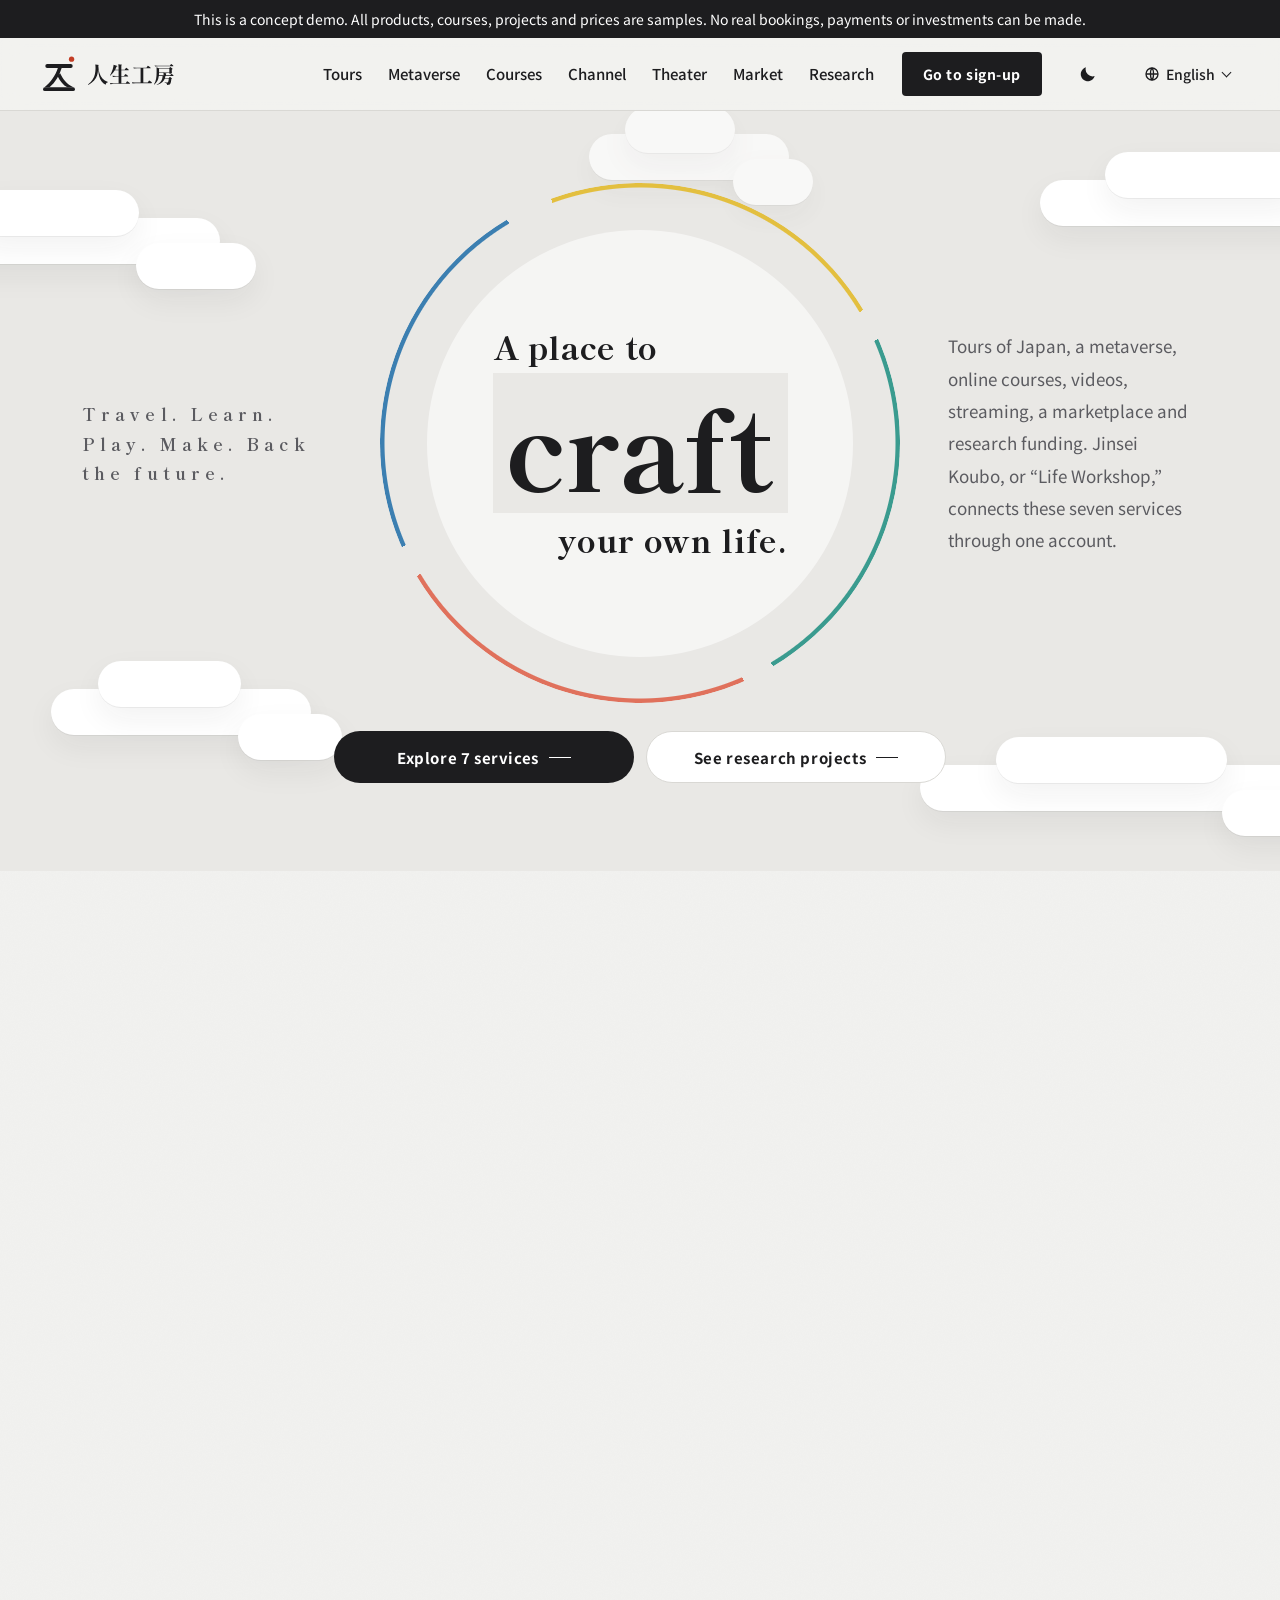
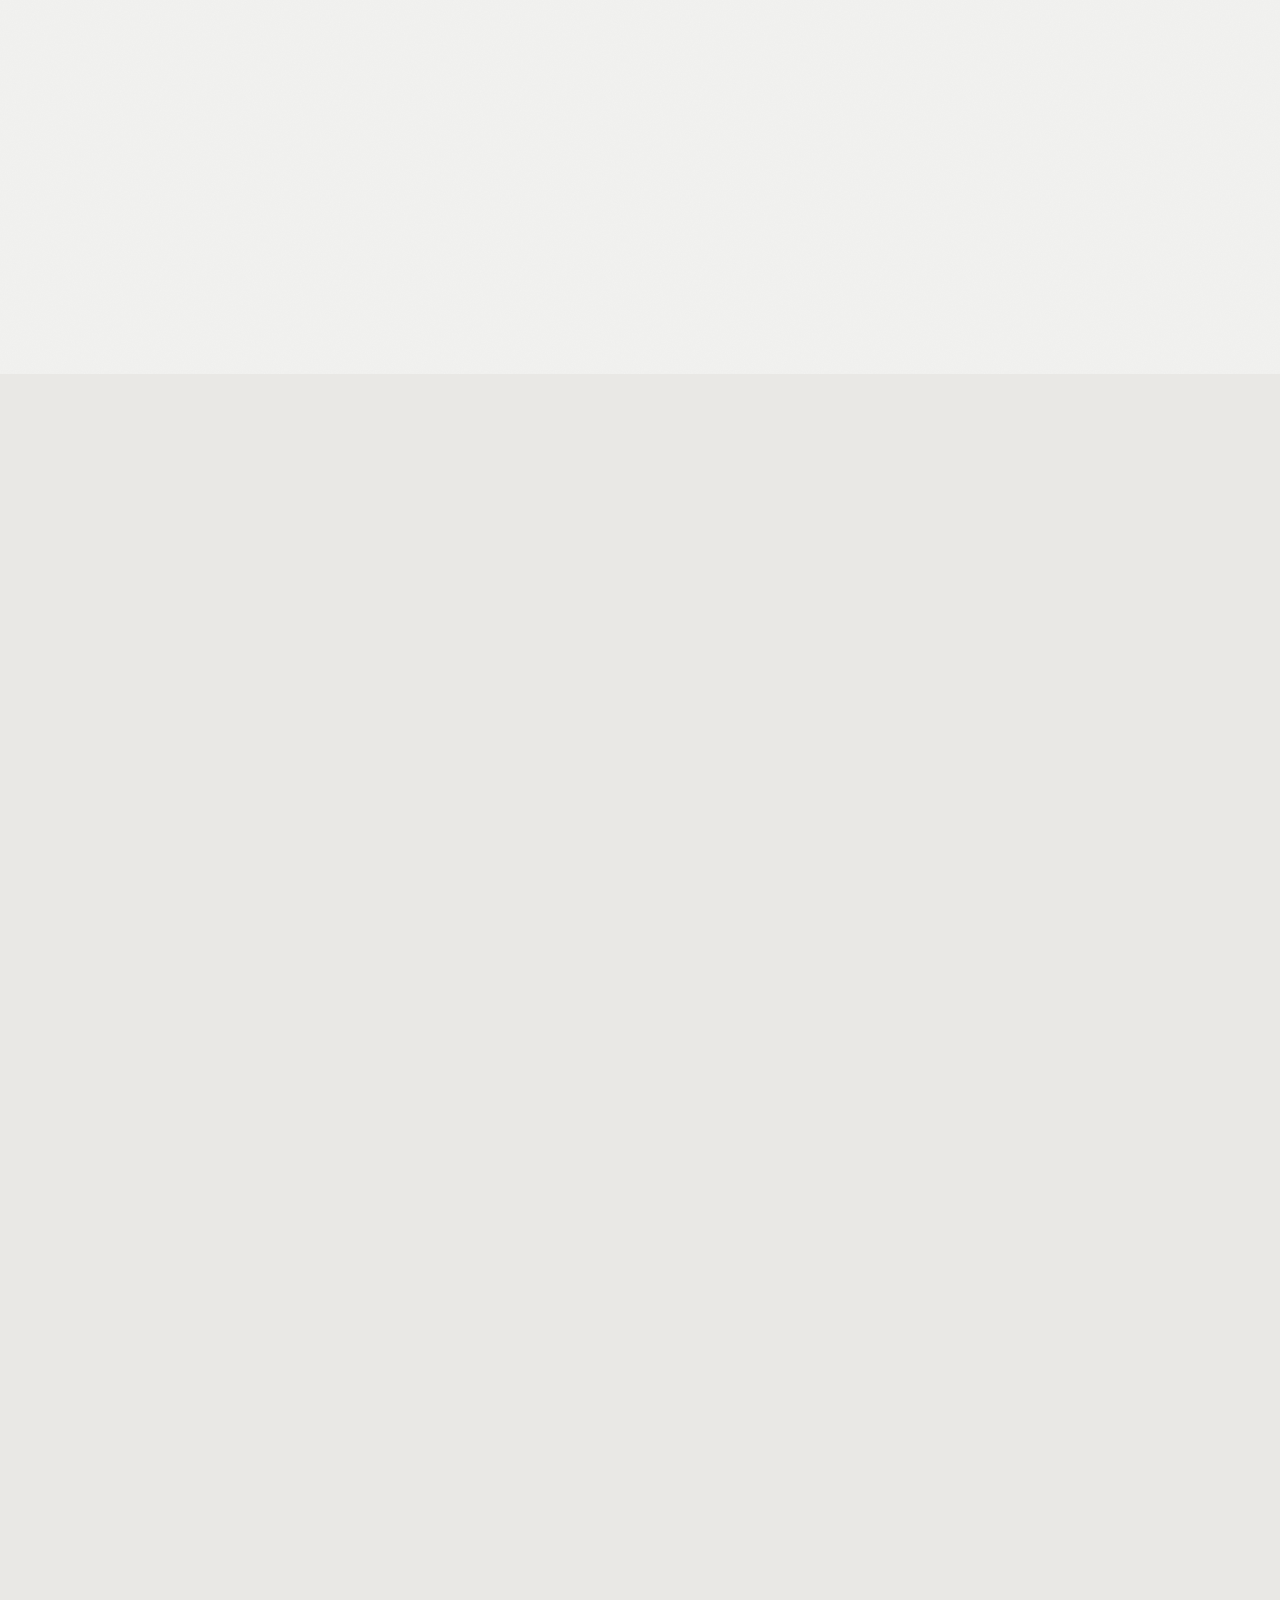
<file: index.html>
<!doctype html>
<html lang="ja">
<head>
  <meta charset="utf-8">
  <meta name="viewport" content="width=device-width, initial-scale=1, viewport-fit=cover">
  <meta name="claude:viewport-fit-sides" content="cover">
  <script>try{var t=localStorage.getItem("jinseikoubo-theme");if(t==="light"||t==="dark")document.documentElement.setAttribute("data-theme",t)}catch(e){}</script>
  <title>人生工房 | 旅・学び・遊び・未来をつくる工房</title>
  <meta name="description" content="人生工房は、インバウンドツアー、メタバース、オンライン講座、動画発信、エンターテインメント、マーケット、研究支援をひとつにつなぐ総合プラットフォームです。">
  <meta name="theme-color" content="#0f1838">
  <link rel="icon" href="data:image/svg+xml,%3Csvg xmlns='http://www.w3.org/2000/svg' viewBox='0 0 512 512' width='512' height='512' role='img' aria-label='%E4%BA%BA%E7%94%9F%E5%B7%A5%E6%88%BF'%3E%3Ctitle%3E%E4%BA%BA%E7%94%9F%E5%B7%A5%E6%88%BF%3C/title%3E%3Crect width='512' height='512' rx='112' fill='%231d1d1f'/%3E%3Cg transform='translate%2896.00 92.00%29 scale%283.2000%29'%3E%3Cg fill='%23ffffff'%3E%3Crect x='14' y='24' width='72' height='10' rx='5'/%3E%3Cpath d='M47 34H57C51 54 41 71 25 85H12C28 71 41 54 47 34Z'/%3E%3Cpath d='M46 55L53 48C61 65 71 77 88 85H72C61 79 53 69 46 55Z'/%3E%3Crect x='8' y='85' width='84' height='10' rx='5'/%3E%3C/g%3E%3Cg fill='%23e0715c'%3E%3Ccircle cx='83' cy='11' r='7'/%3E%3C/g%3E%3C/g%3E%3C/svg%3E">
  <link rel="canonical" href="https://shomayamamoto-ai.github.io/jinseikoubo/">
  <meta property="og:type" content="website">
  <meta property="og:site_name" content="人生工房">
  <meta property="og:title" content="人生工房 | 旅・学び・遊び・未来をつくる工房">
  <meta property="og:description" content="インバウンドツアー、メタバース、オンライン講座、動画、映像配信、マーケット、研究支援。7つのサービスをひとつのアカウントでつなぐ構想です。">
  <meta property="og:url" content="https://shomayamamoto-ai.github.io/jinseikoubo/">
  <meta property="og:image" content="https://shomayamamoto-ai.github.io/jinseikoubo/assets/og.png">
  <meta property="og:image:width" content="1200">
  <meta property="og:image:height" content="630">
  <meta name="twitter:card" content="summary_large_image">
  <link rel="preconnect" href="https://fonts.googleapis.com">
  <link rel="preconnect" href="https://fonts.gstatic.com" crossorigin>
  <link rel="preload" as="style" href="https://fonts.googleapis.com/css2?family=Noto+Sans+JP:wght@400;500;700;900&family=Shippori+Mincho:wght@600;700;800&family=IBM+Plex+Mono:wght@500;600&display=swap" onload="this.onload=null;this.rel='stylesheet'">
  <noscript><link rel="stylesheet" href="https://fonts.googleapis.com/css2?family=Noto+Sans+JP:wght@400;500;700;900&family=Shippori+Mincho:wght@600;700;800&family=IBM+Plex+Mono:wght@500;600&display=swap"></noscript>
  <link rel="stylesheet" href="assets/css/style.css">
  <script type="application/ld+json">{"@context": "https://schema.org", "@graph": [{"@type": "Organization", "@id": "https://shomayamamoto-ai.github.io/jinseikoubo/#org", "name": "人生工房", "alternateName": "Jinsei Koubo", "url": "https://shomayamamoto-ai.github.io/jinseikoubo/", "logo": "https://shomayamamoto-ai.github.io/jinseikoubo/assets/logo/app-icon.svg"}, {"@type": "WebSite", "@id": "https://shomayamamoto-ai.github.io/jinseikoubo/#site", "name": "人生工房", "url": "https://shomayamamoto-ai.github.io/jinseikoubo/", "inLanguage": ["ja", "en"], "publisher": {"@id": "https://shomayamamoto-ai.github.io/jinseikoubo/#org"}}]}</script>
</head>
<body>
  <svg xmlns="http://www.w3.org/2000/svg" style="display:none"><symbol id="lg-mark" viewBox="0 0 100 100"><g fill="currentColor"><rect x="14" y="24" width="72" height="10" rx="5"/><path d="M47 34H57C51 54 41 71 25 85H12C28 71 41 54 47 34Z"/><path d="M46 55L53 48C61 65 71 77 88 85H72C61 79 53 69 46 55Z"/><rect x="8" y="85" width="84" height="10" rx="5"/></g><g fill="var(--logo-sun, #c33e25)"><circle cx="83" cy="11" r="7"/></g></symbol><symbol id="lg-kanji" viewBox="0 0 261.13 64.00"><g fill="currentColor"><path d="M28.39 2.16Q33.25 2.36 33.25 3.1Q33.25 3.37 32.57 3.84L31.36 4.59Q32.1 18.34 34.9 27.79Q37.7 37.23 43.94 43.9Q50.17 50.58 60.97 54.76L60.83 55.57Q57.93 56.11 56.11 58.13Q54.29 60.16 53.68 63.46Q45.79 59.08 41.07 52.43Q36.35 45.79 34.06 37.23Q31.76 28.66 30.89 17.06Q30.21 27.04 27.62 35.14Q25.02 43.23 18.58 50.65Q12.14 58.07 0.67 63.8L0 62.85Q8.9 56.11 13.83 48.35Q18.75 40.6 20.64 32.61Q22.52 24.62 22.93 14.9L23 12.54Q23 6.61 22.19 1.28Z"/><path d="M111.81 33.45Q112.22 32.98 112.83 32.13Q113.43 31.29 113.8 30.89Q114.17 30.48 114.44 30.48Q114.85 30.48 116.87 32Q118.9 33.52 120.72 35.14Q122.54 36.75 122.54 37.23Q122.27 38.31 120.78 38.31H101.63V58.54H114.92L117.07 55.5Q117.34 55.1 118.02 54.19Q118.69 53.28 119.1 52.84Q119.5 52.4 119.77 52.4Q120.18 52.4 122.27 53.99Q124.36 55.57 126.21 57.26Q128.07 58.94 128.07 59.41Q127.8 60.49 126.18 60.49H78.57Q73.78 60.56 68.45 61.44L66.77 58Q70.47 58.4 75.73 58.54H93.27V38.31H86.26Q81.47 38.37 76.14 39.25L74.39 35.81Q78.09 36.21 83.36 36.35H93.27V19.09H81.8Q75.67 29.54 67.44 35.61L66.7 35Q71.49 27.72 75.06 16.99Q76.14 13.76 77.02 9.44Q77.89 5.13 77.96 2.43L89.63 6.27Q89.49 6.88 88.85 7.28Q88.21 7.69 87.13 7.69Q84.77 13.69 82.82 17.2H93.27V14.36Q93.27 5.87 92.39 0.54L103.99 1.96Q103.86 2.77 103.35 3.24Q102.85 3.71 101.63 3.91V17.2H111.81L113.91 14.36Q114.24 13.89 114.85 13.08Q115.46 12.27 115.83 11.87Q116.2 11.46 116.47 11.46Q116.87 11.46 118.86 12.91Q120.85 14.36 122.64 15.95Q124.43 17.53 124.43 18.01Q124.22 19.09 122.54 19.09H101.63V36.35H109.72Z"/><path d="M180.2 8.09Q180.47 7.69 181.14 6.78Q181.82 5.87 182.22 5.43Q182.63 4.99 182.9 4.99Q183.3 4.99 185.36 6.58Q187.41 8.16 189.27 9.88Q191.12 11.6 191.12 12.07Q190.99 12.61 190.45 12.88Q189.91 13.15 189.23 13.15H168.6V56.45H181.88L184.11 53.34Q184.45 52.87 185.09 51.96Q185.73 51.05 186.13 50.61Q186.54 50.17 186.81 50.17Q187.21 50.17 189.27 51.76Q191.33 53.34 193.18 55.06Q195.03 56.78 195.03 57.26Q194.77 58.34 193.15 58.34H145.6Q140.81 58.4 135.49 59.28L133.8 55.91Q137.51 56.31 142.77 56.45H160.3V13.15H149.92Q145.13 13.22 139.8 14.09L138.05 10.66Q141.76 11.06 147.02 11.19H178.04Z"/><path d="M251.41 2.56Q251.68 2.23 252.22 1.48Q252.76 0.74 253.1 0.37Q253.44 0 253.71 0Q254.11 0 255.83 1.32Q257.55 2.63 259.03 4.05Q260.52 5.46 260.52 5.93Q260.25 7.01 258.77 7.01H214.73Q209.94 7.08 204.61 7.96L202.86 4.59Q206.57 4.99 211.83 5.13H249.59ZM248.72 11.4Q249.05 11.06 249.73 10.25Q250.4 9.44 250.81 9.44Q251.21 9.44 253 10.69Q254.79 11.94 256.34 13.32Q257.89 14.7 257.89 15.17Q257.62 15.58 256.94 15.95Q256.27 16.32 255.39 16.46V20.3L255.46 22.59Q255.53 25.22 255.73 27.58Q255.46 28.19 253.17 28.97Q250.87 29.74 249.12 29.74Q247.64 29.74 247.64 28.39Q247.7 28.19 247.74 27.95Q247.77 27.72 247.84 27.45V26.23H216.55Q216.55 31.09 216.14 34.66H230.44Q230.44 29.74 229.97 26.64Q235.16 27.85 237.12 28.49Q239.07 29.13 239.07 29.61Q239.07 29.88 238.74 30.08L237.86 30.68V34.66H250.6L252.36 32.24Q252.7 31.83 253.2 31.16Q253.71 30.48 254.01 30.15Q254.31 29.81 254.58 29.81Q254.99 29.81 256.64 31.06Q258.29 32.3 259.71 33.65Q261.13 35 261.13 35.47Q260.86 36.55 259.3 36.55H235.9Q235.5 40.06 234.62 43.09H245.75L247.5 41.21Q247.77 40.94 248.31 40.4Q248.85 39.86 249.19 39.59Q249.53 39.32 249.8 39.32Q250.2 39.32 251.82 40.56Q253.44 41.81 254.85 43.23Q256.27 44.64 256.27 45.12Q255.66 45.99 253.91 46.26Q253.3 53.21 252.16 56.92Q251.01 60.63 248.85 62.18Q247.44 63.19 245.51 63.6Q243.59 64 240.83 64Q240.96 60.7 239.61 59.28Q237.93 57.59 233.68 56.85L233.74 55.91Q235.84 56.11 238.06 56.28Q240.29 56.45 241.7 56.45Q243.12 56.45 243.79 55.97Q245.41 54.63 246.29 45.05H233.95Q231.72 50.98 226.16 55.7Q220.59 60.43 209.94 63.93L209.33 63.06Q216.75 59.08 220.63 54.69Q224.51 50.31 225.79 46.06Q227.07 41.81 227.27 36.55H215.94Q213.65 54.22 201.31 62.99L200.77 62.45Q205.83 54.9 207.48 45.79Q209.13 36.69 209.13 25.56V17.87Q209.13 12.95 208.66 9.85L217.76 13.35H247.17ZM247.84 24.28V15.31H216.55V24.28Z"/></g></symbol><symbol id="lg-roman" viewBox="0 0 261.13 11"><g fill="currentColor"><path d="M0 12.18Q0 11.82 0.22 11.62Q0.43 11.42 0.7 11.42Q1.12 11.42 1.51 11.76Q1.71 11.92 2.09 12.39Q2.28 12.61 2.42 12.73Q2.56 12.85 2.71 12.85Q2.82 12.85 2.91 12.8Q3 12.76 3.03 12.7Q3.35 12.45 3.5 11.64Q3.65 10.84 3.65 9.27V1.59Q3.65 0.88 3.3 0.63Q2.95 0.39 2.38 0.39H2.19Q2.09 0.39 2.09 0.21Q2.09 0.01 2.19 0.01H7.02Q7.14 0.01 7.14 0.21Q7.14 0.39 7.02 0.39H6.84Q6.29 0.39 5.94 0.64Q5.59 0.89 5.59 1.59L5.6 9.36Q5.6 10.91 5.01 11.84Q4.41 12.77 3.58 13.15Q2.76 13.53 2 13.53Q1.42 13.53 0.96 13.33Q0.51 13.12 0.25 12.8Q0 12.49 0 12.18Z"/><path d="M21.5 11Q21.4 11 21.4 10.81Q21.4 10.64 21.5 10.64H21.68Q22.25 10.64 22.59 10.39Q22.93 10.14 22.93 9.45L22.95 1.58Q22.95 0.88 22.6 0.63Q22.25 0.39 21.68 0.39H21.5Q21.4 0.39 21.4 0.19Q21.4 0.01 21.5 0.01H26.33Q26.44 0.01 26.44 0.19Q26.44 0.39 26.33 0.39H26.15Q25.57 0.39 25.24 0.63Q24.9 0.88 24.9 1.58V9.45Q24.9 10.15 25.24 10.4Q25.59 10.64 26.15 10.64H26.33Q26.44 10.64 26.44 10.81Q26.44 11 26.33 11Z"/><path d="M40.8 11Q40.71 11 40.71 10.81Q40.71 10.64 40.8 10.64H40.95Q41.44 10.64 41.83 10.28Q42.23 9.93 42.23 9.29V1.43Q42.03 0.94 41.74 0.7Q41.45 0.46 40.99 0.39L40.8 0.37Q40.74 0.36 40.72 0.32Q40.69 0.28 40.69 0.19Q40.69 0.01 40.8 0.01H43.88L49.46 8.05V1.71Q49.46 1.09 49.05 0.74Q48.65 0.39 48.16 0.37H48.01Q47.91 0.37 47.91 0.19Q47.91 0.01 48.01 0.01H51.48Q51.59 0.01 51.59 0.19Q51.59 0.37 51.48 0.37H51.31Q50.81 0.39 50.43 0.74Q50.04 1.09 50.04 1.71V11H49.1L42.82 1.91V9.29Q42.82 9.93 43.23 10.28Q43.63 10.64 44.11 10.64H44.27Q44.37 10.64 44.37 10.81Q44.37 11 44.27 11Z"/><path d="M67.9 10.63Q67.71 10.54 67.53 10.54Q67.32 10.54 67.1 10.68Q66.87 10.82 66.56 11.13L65.88 8.21L65.85 8.08Q65.85 8.05 65.88 8.02Q65.92 7.99 65.96 7.97Q66 7.96 66.01 7.94Q66.04 7.93 66.1 7.93Q66.16 7.93 66.26 8.05Q67.93 10.58 70.3 10.58Q71.26 10.58 71.91 10.09Q72.55 9.6 72.55 8.63Q72.55 7.5 71.32 6.95Q70.71 6.68 69.68 6.35Q69.54 6.3 69.01 6.13Q68.47 5.95 68.05 5.74Q66.29 4.84 66.29 3.06Q66.29 2.38 66.61 1.65Q66.92 0.92 67.7 0.39Q68.48 -0.13 69.78 -0.13Q70.24 -0.13 70.68 -0.03Q71.12 0.07 71.75 0.28Q71.99 0.37 72.17 0.37Q72.58 0.37 73 -0.13L73.76 2.44L73.79 2.55Q73.79 2.64 73.66 2.68Q73.57 2.71 73.52 2.71Q73.45 2.71 73.37 2.62Q73.19 2.33 72.73 1.81Q72.27 1.3 71.49 0.84Q70.71 0.39 69.74 0.39Q68.87 0.39 68.41 0.75Q67.95 1.12 67.8 1.54Q67.65 1.95 67.65 2.25Q67.65 3.2 68.63 3.73Q68.95 3.89 69.46 4.08Q69.97 4.26 70.51 4.44Q71.76 4.84 72.39 5.13Q73.45 5.63 73.89 6.36Q74.34 7.08 74.34 7.91Q74.34 8.84 73.89 9.58Q73.43 10.33 72.55 10.76Q71.67 11.19 70.45 11.19Q69.33 11.19 67.9 10.63Z"/><path d="M98.57 8.18Q98.57 8.24 98.54 8.3Q98.51 8.36 98.5 8.41L97.92 9.94L97.53 11H88.72Q88.6 11 88.6 10.81Q88.6 10.64 88.72 10.64H88.9Q89.46 10.64 89.81 10.39Q90.15 10.14 90.15 9.43V1.57Q90.15 0.86 89.8 0.62Q89.45 0.37 88.9 0.37H88.72Q88.6 0.37 88.6 0.18Q88.6 0.01 88.72 0.01H97.17Q97.47 0.52 97.77 1.1Q98.08 1.68 98.21 1.95L98.23 2.01Q98.23 2.07 98.12 2.15Q98.06 2.18 98.02 2.18Q97.95 2.18 97.89 2.12Q97.26 1.48 96.19 0.96Q95.13 0.45 94.05 0.45H93.77Q93.16 0.45 92.83 0.5Q92.49 0.55 92.3 0.75Q92.1 0.94 92.1 1.37V5.05H93.31Q94.13 5.05 94.41 5.04Q95.05 5.02 95.42 4.58Q95.78 4.14 95.78 3.58Q95.78 3.47 95.98 3.47Q96.08 3.47 96.12 3.5Q96.16 3.52 96.16 3.58V7.05Q96.16 7.11 96.12 7.13Q96.08 7.15 95.98 7.15Q95.78 7.15 95.78 7.05Q95.78 6.48 95.42 6.05Q95.05 5.62 94.41 5.6Q94.13 5.59 93.31 5.59H92.1V9.61Q92.1 10.14 92.42 10.32Q92.74 10.51 93.43 10.55Q93.58 10.57 93.89 10.57Q94.2 10.57 94.4 10.55Q95.71 10.48 96.6 9.77Q97.48 9.06 98.23 8.05Q98.27 7.99 98.35 7.99Q98.41 7.99 98.47 8.02Q98.57 8.06 98.57 8.18Z"/><path d="M112.93 11Q112.83 11 112.83 10.81Q112.83 10.64 112.93 10.64H113.11Q113.68 10.64 114.02 10.39Q114.36 10.14 114.36 9.45L114.38 1.58Q114.38 0.88 114.03 0.63Q113.68 0.39 113.11 0.39H112.93Q112.83 0.39 112.83 0.19Q112.83 0.01 112.93 0.01H117.76Q117.87 0.01 117.87 0.19Q117.87 0.39 117.76 0.39H117.58Q117 0.39 116.67 0.63Q116.33 0.88 116.33 1.58V9.45Q116.33 10.15 116.67 10.4Q117.02 10.64 117.58 10.64H117.76Q117.87 10.64 117.87 10.81Q117.87 11 117.76 11Z"/><path d="M161.97 10.82Q161.97 11 161.87 11H156.88Q156.77 11 156.77 10.82Q156.77 10.63 156.88 10.63Q157.35 10.63 157.6 10.52Q157.84 10.42 157.84 10.18Q157.84 9.93 157.5 9.45L155.83 7.29L154.59 5.69L154.07 6.23L153.66 6.66V9.43Q153.66 10.14 154 10.38Q154.34 10.63 154.91 10.63H155.09Q155.19 10.63 155.19 10.81Q155.19 11 155.09 11H150.26Q150.15 11 150.15 10.81Q150.15 10.63 150.26 10.63H150.45Q151.02 10.63 151.35 10.37Q151.69 10.12 151.69 9.43V1.58Q151.69 0.88 151.35 0.63Q151 0.39 150.45 0.39H150.26Q150.15 0.39 150.15 0.19Q150.15 0.01 150.26 0.01H155.09Q155.21 0.01 155.21 0.19Q155.21 0.39 155.09 0.39H154.91Q154.33 0.39 153.99 0.63Q153.66 0.88 153.66 1.58V5.87Q154.85 4.62 156.17 3.22Q157.49 1.82 157.77 1.49Q157.99 1.22 157.99 1Q157.99 0.72 157.68 0.54Q157.37 0.37 156.83 0.37Q156.73 0.37 156.73 0.18Q156.73 0.01 156.83 0.01H161.23Q161.35 0.01 161.35 0.18Q161.35 0.37 161.23 0.37Q159.84 0.37 158.66 1.51Q158.44 1.7 156.25 3.98L155.98 4.25L156.76 5.28Q159.16 8.53 159.74 9.24Q160.2 9.82 160.46 10.08Q160.72 10.34 161.05 10.49Q161.38 10.63 161.87 10.63Q161.97 10.63 161.97 10.82Z"/><path d="M176.23 5.53Q176.23 3.74 177.01 2.46Q177.8 1.18 179 0.52Q180.21 -0.13 181.46 -0.13Q182.71 -0.13 183.91 0.52Q185.11 1.18 185.9 2.46Q186.68 3.74 186.68 5.53Q186.68 7.32 185.9 8.6Q185.11 9.88 183.91 10.54Q182.71 11.19 181.46 11.19Q180.21 11.19 179 10.54Q177.8 9.88 177.01 8.6Q176.23 7.32 176.23 5.53ZM184.58 5.54Q184.58 3.86 184.16 2.68Q183.74 1.51 183.04 0.92Q182.34 0.34 181.48 0.34Q180.6 0.34 179.89 0.92Q179.18 1.51 178.77 2.68Q178.36 3.85 178.36 5.54Q178.36 7.23 178.77 8.4Q179.18 9.57 179.88 10.15Q180.58 10.73 181.46 10.73Q182.34 10.73 183.04 10.15Q183.74 9.57 184.16 8.4Q184.58 7.23 184.58 5.54Z"/><path d="M202.5 7.53V1.58Q202.5 0.88 202.15 0.63Q201.8 0.39 201.23 0.39H201.04Q200.94 0.39 200.94 0.19Q200.94 0.01 201.04 0.01H205.87Q205.97 0.01 205.97 0.19Q205.97 0.39 205.87 0.39H205.69Q205.11 0.39 204.77 0.63Q204.44 0.88 204.44 1.58V6.95Q204.44 7.93 204.6 8.7Q204.77 9.48 205.35 10.05Q205.93 10.61 207.09 10.61Q208.78 10.61 209.39 9.48Q210 8.35 210 6.63V1.71Q210 1.09 209.6 0.73Q209.19 0.37 208.72 0.37H208.57Q208.46 0.37 208.46 0.19Q208.46 0.01 208.57 0.01H212.04Q212.15 0.01 212.15 0.19Q212.15 0.37 212.04 0.37H211.89Q211.41 0.37 211.01 0.73Q210.61 1.09 210.61 1.71L210.58 7.07Q210.58 9.05 209.63 10.12Q208.67 11.19 206.93 11.19Q204.6 11.19 203.55 10.26Q202.5 9.33 202.5 7.53Z"/><path d="M226.4 10.82Q226.4 10.64 226.51 10.64H226.69Q227.25 10.64 227.6 10.39Q227.94 10.14 227.94 9.43V1.57Q227.94 0.86 227.6 0.62Q227.25 0.37 226.69 0.37H226.51Q226.45 0.37 226.43 0.33Q226.4 0.28 226.4 0.19Q226.4 0.01 226.51 0.01L229.83 0Q231.52 0 232.16 0.01Q233.14 0.03 233.97 0.34Q234.81 0.66 235.31 1.24Q235.81 1.83 235.81 2.61Q235.81 3.61 234.98 4.23Q234.15 4.84 232.92 5.14Q234.38 5.46 235.4 6.15Q236.42 6.84 236.42 7.97Q236.42 8.9 235.85 9.58Q235.27 10.27 234.32 10.63Q233.36 11 232.25 11L229.77 11.01L226.51 11Q226.45 11 226.43 10.96Q226.4 10.91 226.4 10.82ZM230.25 4.92Q232.22 4.92 232.92 4.28Q233.62 3.64 233.62 2.55Q233.62 1.62 233 1.04Q232.38 0.45 231.13 0.45Q230.47 0.45 230.19 0.66Q229.91 0.88 229.91 1.39V4.92ZM231.46 10.55Q232.72 10.55 233.48 9.9Q234.23 9.24 234.23 7.96Q234.23 6.77 233.37 6.07Q232.51 5.37 230.25 5.37H229.91V9.61Q229.91 10.15 230.19 10.35Q230.47 10.55 231.14 10.55Z"/><path d="M250.68 5.53Q250.68 3.74 251.46 2.46Q252.24 1.18 253.45 0.52Q254.66 -0.13 255.91 -0.13Q257.16 -0.13 258.36 0.52Q259.56 1.18 260.34 2.46Q261.13 3.74 261.13 5.53Q261.13 7.32 260.34 8.6Q259.56 9.88 258.36 10.54Q257.16 11.19 255.91 11.19Q254.66 11.19 253.45 10.54Q252.24 9.88 251.46 8.6Q250.68 7.32 250.68 5.53ZM259.02 5.54Q259.02 3.86 258.61 2.68Q258.19 1.51 257.49 0.92Q256.79 0.34 255.92 0.34Q255.04 0.34 254.34 0.92Q253.63 1.51 253.22 2.68Q252.81 3.85 252.81 5.54Q252.81 7.23 253.22 8.4Q253.63 9.57 254.33 10.15Q255.03 10.73 255.91 10.73Q256.79 10.73 257.49 10.15Q258.19 9.57 258.61 8.4Q259.02 7.23 259.02 5.54Z"/></g></symbol></svg>
  <a class="skip" href="#main">本文へスキップ</a>

  <div class="demo-bar" role="note">
    このサイトは構想段階のデモです。表示している商品・講座・案件・金額はすべてサンプルで、実際の申込み・決済・投資はできません。
  </div>

  <header class="header" id="top">
    <div class="container header__inner">
      <a class="logo" href="#top" aria-label="人生工房 トップへ">
        <svg class="logo__mark" viewBox="0 0 100 100" aria-hidden="true" focusable="false"><use href="#lg-mark"/></svg>
        <svg class="logo__name" viewBox="0 0 261.13 64.00" aria-hidden="true" focusable="false"><use href="#lg-kanji"/></svg>
      </a>
      <button class="theme-toggle theme-toggle--header" type="button" data-theme-toggle aria-pressed="false" aria-label="暗い表示にする" title="暗い表示にする"></button>
      <div class="lang-switch">
        <button class="lang-toggle" id="langToggle" type="button" aria-expanded="false" aria-controls="langMenu" title="言語を選ぶ">日本語</button>
        <ul class="lang-menu" id="langMenu" hidden>
          <li><button type="button" data-lang="ja" lang="ja">日本語</button></li>
          <li><button type="button" data-lang="en" lang="en">English</button></li>
          <li><button type="button" data-lang="zh-Hans" lang="zh-Hans">简体中文</button></li>
          <li><button type="button" data-lang="ko" lang="ko">한국어</button></li>
        </ul>
      </div>
      <button class="nav-toggle" aria-expanded="false" aria-controls="nav" aria-label="メニューを開く">
        <span></span><span></span><span></span>
      </button>
      <nav class="nav" id="nav" aria-label="メインメニュー">
        <ul>
          <li><a href="tour.html"><i aria-hidden="true">旅</i>ツアー</a></li>
          <li><a href="metaverse.html"><i aria-hidden="true">遊</i>メタバース</a></li>
          <li><a href="academy.html"><i aria-hidden="true">学</i>講座</a></li>
          <li><a href="channel.html"><i aria-hidden="true">発</i>チャンネル</a></li>
          <li><a href="theater.html"><i aria-hidden="true">観</i>シアター</a></li>
          <li><a href="market.html"><i aria-hidden="true">市</i>マーケット</a></li>
          <li><a href="fund.html"><i aria-hidden="true">研</i>研究支援</a></li>
        </ul>
        <a class="btn btn--primary btn--sm" href="#join">事前登録フォームへ</a>
        <button class="theme-toggle theme-toggle--nav" type="button" data-theme-toggle aria-pressed="false" aria-label="暗い表示にする" title="暗い表示にする"><span class="theme-toggle__label">暗い表示にする</span></button>
      </nav>
    </div>
  </header>

  <main id="main">
    <!-- ===== HERO ===== -->
    <section class="hero">
      <div class="kasumi kasumi--hero" aria-hidden="true"><span></span><span></span><span></span><span></span><span></span></div>
      <div class="container hero__inner">
        <p class="hero__eyebrow">旅する。学ぶ。遊ぶ。つくる。<br class="sp">未来を支える。</p>
        <div class="hero__ring">
          <h1 class="hero__title"><span class="hero__pre">人生を、自分の手で</span><span class="hero__big">創</span><span class="hero__post">る場所。</span></h1>
        </div>
        <p class="hero__lead">訪日ツアー、メタバース、オンライン講座、動画、<br class="pc">映像配信、マーケット、研究支援。<br class="pc">人生工房は、この<span class="tcy">7</span>つのサービスを<br class="pc">ひとつのアカウントでつなぐプラットフォームです。</p>
        <div class="hero__cta">
          <a class="btn btn--primary" href="#services">7つのサービスを見る</a>
          <a class="btn btn--line" href="#fund">研究支援の案件を見る</a>
        </div>
      </div>
    </section>

    <!-- ===== CONCEPT ===== -->
    <section class="section concept" id="concept">
      <div class="kasumi kasumi--concept" aria-hidden="true"><span></span><span></span><span></span></div>
      <div class="container concept__inner">
        <p class="concept__label">人生工房の考え方</p>
        <h2 class="concept__title"><span class="ink">手</span>で学び、<br><span class="ink">未来</span>を支える</h2>
        <ul class="concept__stamps" aria-hidden="true"><li>旅</li><li>遊</li><li>学</li><li>発</li><li>観</li><li>市</li><li>研</li></ul>
        <p class="concept__text">職人の手仕事から、ペロブスカイト太陽電池や<br class="pc">フュージョンエネルギーの研究まで。<br class="pc">人生工房は、旅や学びで得た体験を、<br class="pc">次の誰かと未来の研究へつなぐ場所をめざします。</p>
      </div>
    </section>

    <!-- ===== WHY NOW ===== -->
    <section class="section section--tint why" id="why">
      <div class="container">
        <header class="section__head">
          <p class="section__en">WHY NOW</p>
          <h2 class="section__title" data-i18n="why.title">なぜ、いま人生工房なのか</h2>
          <p class="section__lead" data-i18n="why.lead">日本を訪れる人は過去最高を更新し、次世代エネルギーには国が明確な目標を掲げています。<br class="pc">人生工房は、この2つの大きな流れが交わる場所をつくります。</p>
        </header>
        <ul class="stat-grid">
          <li class="stat">
            <p class="stat__label" data-i18n="why.s1.l">2025年の訪日外客数</p>
            <p class="stat__num" data-i18n="why.s1.v">4,268<small>万人</small></p>
            <p class="stat__note" data-i18n="why.s1.n">過去最高。2024年の3,687万人から15.8%増</p>
            <p class="stat__src"><span data-i18n="why.s1.s">出典：日本政府観光局（JNTO）推計値・報道より</span> <a href="https://honichi.com/news/2026/01/21/inbound202512/" target="_blank" rel="noopener">↗</a></p>
          </li>

          <li class="stat">
            <p class="stat__label" data-i18n="why.s2.l">2025年の訪日客の旅行消費額</p>
            <p class="stat__num" data-i18n="why.s2.v">9.46<small>兆円</small></p>
            <p class="stat__note" data-i18n="why.s2.n">過去最高。1人あたり22.9万円（速報値）</p>
            <p class="stat__src"><span data-i18n="why.s2.s">出典：観光庁 速報値・報道より</span> <a href="https://honichi.com/news/2026/01/21/inbound-consumption-202510-12/" target="_blank" rel="noopener">↗</a></p>
          </li>

          <li class="stat">
            <p class="stat__label" data-i18n="why.s3.l">ペロブスカイト太陽電池の導入目標</p>
            <p class="stat__num" data-i18n="why.s3.v">20<small>GW</small></p>
            <p class="stat__note" data-i18n="why.s3.n">2040年までに約20GW<span class="keep">（第7次エネルギー基本計画）</span></p>
            <p class="stat__src"><span data-i18n="why.s3.s">出典：NEDO ニュースリリース</span> <a href="https://www.nedo.go.jp/news/press/AA5_101885.html" target="_blank" rel="noopener">↗</a></p>
          </li>

          <li class="stat">
            <p class="stat__label" data-i18n="why.s4.l">フュージョンエネルギーの国の目標</p>
            <p class="stat__num" data-i18n="why.s4.v">2030<small>年代</small></p>
            <p class="stat__note" data-i18n="why.s4.n">発電実証をめざす（フュージョンエネルギー・イノベーション戦略、2025年6月改定）</p>
            <p class="stat__src"><span data-i18n="why.s4.s">出典：内閣府 資料</span> <a href="https://www8.cao.go.jp/cstp/fusion/taskforce_social/4kai/siryou1-2.pdf" target="_blank" rel="noopener">↗</a></p>
          </li>

        </ul>
        <p class="why__role" data-i18n="why.role">旅で生まれた「もっと知りたい」を、学び・買い物・研究の支援へとつなげる。<br class="pc">それが、人生工房が担いたい役割です。</p>
      </div>
    </section>

    <!-- ===== SERVICES OVERVIEW ===== -->
    <section class="section services" id="services">
      <div class="container services__head">
        <h2 class="section__title services__title">七つの工房</h2>
        <p class="section__lead">どこから入っても、ほかのサービスとつながります。<br class="pc">旅で出会った職人の講座を受け、作品をマーケットで買い、<br class="pc">その売上の一部が未来の研究を支える。そんな循環をめざします。</p>
      </div>
      <ul class="works">
        <li><a class="svc work" href="tour.html" style="--c:var(--c-tour);--work-bg:linear-gradient(115deg,#2d2116 0%,#6b4a2b 55%,#a8743f 100%)"><span class="work__mark" aria-hidden="true">旅</span><span class="work__body"><span class="work__en">INBOUND TOUR</span><h3>インバウンドツアー</h3><p>職人・地域の暮らしに触れる、訪日客向けの体験型ツアー。</p></span><span class="work__arrow" aria-hidden="true">→</span></a></li>
        <li><a class="svc work" href="metaverse.html" style="--c:var(--c-meta);--work-bg:linear-gradient(115deg,#120f26 0%,#2f2668 55%,#5a49b8 100%)"><span class="work__mark" aria-hidden="true">遊</span><span class="work__body"><span class="work__en">METAVERSE</span><h3>メタバース工房</h3><p>アバターで工房街を歩き、ミニゲームや交流会に参加できる仮想空間。</p></span><span class="work__arrow" aria-hidden="true">→</span></a></li>
        <li><a class="svc work" href="academy.html" style="--c:var(--c-academy);--work-bg:linear-gradient(115deg,#13241b 0%,#2c5a40 55%,#4f8f6a 100%)"><span class="work__mark" aria-hidden="true">学</span><span class="work__body"><span class="work__en">ACADEMY</span><h3>アカデミー</h3><p>金継ぎ・木工・日本酒など、職人や研究者から直接学べるオンライン講座。</p></span><span class="work__arrow" aria-hidden="true">→</span></a></li>
        <li><a class="svc work" href="channel.html" style="--c:var(--c-channel);--work-bg:linear-gradient(115deg,#26100f 0%,#6b2420 55%,#b2453a 100%)"><span class="work__mark" aria-hidden="true">発</span><span class="work__body"><span class="work__en">CHANNEL</span><h3>工房チャンネル</h3><p>職人の手仕事や研究の解説を、誰でも投稿・発信できる動画サービス。</p></span><span class="work__arrow" aria-hidden="true">→</span></a></li>
        <li><a class="svc work" href="theater.html" style="--c:var(--c-theater);--work-bg:linear-gradient(115deg,#0b0b0d 0%,#3a2a12 55%,#8a6420 100%)"><span class="work__mark" aria-hidden="true">観</span><span class="work__body"><span class="work__en">THEATER</span><h3>工房シアター</h3><p>ドキュメンタリー・ドラマ・アニメのオリジナル作品が見放題の定額配信。</p></span><span class="work__arrow" aria-hidden="true">→</span></a></li>
        <li><a class="svc work" href="market.html" style="--c:var(--c-market);--work-bg:linear-gradient(115deg,#0f1a2b 0%,#22436e 55%,#3c7fb1 100%)"><span class="work__mark" aria-hidden="true">市</span><span class="work__body"><span class="work__en">MARKET</span><h3>工房マーケット</h3><p>作品や古道具を個人どうしで売り買いできる、オークションと即決のマーケット。</p></span><span class="work__arrow" aria-hidden="true">→</span></a></li>
        <li><a class="svc work" href="fund.html" style="--c:var(--c-fund);--work-bg:linear-gradient(115deg,#0a1f1d 0%,#155a52 55%,#3a9b8f 100%)"><span class="work__mark" aria-hidden="true">研</span><span class="work__body"><span class="work__en">FUTURE RESEARCH FUND</span><h3>未来研究ファンド</h3><p>ペロブスカイト太陽電池やフュージョンエネルギーなどの研究を、<br class="pc">1口1万円程度から個人が支援できる仕組み。</p></span><span class="work__arrow" aria-hidden="true">→</span></a></li>
      </ul>
    </section>

    <!-- ===== 01 TOUR ===== -->
    <section class="section section--tint" id="tour" style="--c:var(--c-tour)">
      <div class="container">
        <header class="section__head section__head--left">
          <p class="section__en"><span class="badge" aria-hidden="true">旅</span>INBOUND TOUR</p>
          <h2 class="section__title">日本の「つくる」に<br class="sp">会いにいく旅</h2>
          <p class="section__lead">
            観光地をめぐるだけではなく、職人の工房や地域の暮らしに入り込む、<br class="pc">体験型のツアーを訪日客向けに企画します。英語・中国語などの多言語ガイド付きを想定しています。
          </p>
          <a class="more-link" href="tour.html">ツアーの詳細を見る</a>
        </header>
        <div class="filter" data-detail role="group" aria-label="ツアーの地域で絞り込み">
          <button class="chip is-active" data-filter="all">すべて</button>
          <button class="chip" data-filter="kyoto">京都</button>
          <button class="chip" data-filter="tokyo">東京</button>
          <button class="chip" data-filter="local">地方</button>
        </div>
        <p class="swipe-hint" data-i18n="ui.swipe">横にスワイプして見る</p>
        <div class="card-grid" id="tourList"></div>
        <div class="itinerary" data-detail>
          <h3 class="sub-title" data-i18n="tour.it.title">モデル行程：京都・宇治で茶師と過ごす一日</h3>
          <ol class="timeline">
            <li><time>9:30</time><div><span data-i18n="tour.it.0"><b>宇治駅に集合</b><p>英語ガイドと合流し、1日の流れを確認します。</p></span></div></li>
            <li><time>10:00</time><div><span data-i18n="tour.it.1"><b>茶畑を歩く</b><p>茶師の案内で、日光をさえぎる覆いをかけて育てる茶畑を見学します。</p></span></div></li>
            <li><time>11:30</time><div><span data-i18n="tour.it.2"><b>手もみ体験</b><p>蒸した茶葉を手でもみ、乾かしていく工程を体験します。</p></span></div></li>
            <li><time>13:00</time><div><span data-i18n="tour.it.3"><b>昼食</b><p>茶そばなど、宇治ならではの食事をいただきます。</p></span></div></li>
            <li><time>14:30</time><div><span data-i18n="tour.it.4"><b>お茶会</b><p>淹れ方を習い、自分でもんだお茶を味わいます。</p></span></div></li>
            <li><time>16:00</time><div><span data-i18n="tour.it.5"><b>解散</b><p>体験の続きは、オンライン講座とマーケットで楽しめます。</p></span></div></li>
          </ol>
          <p class="note" data-i18n="tour.it.note">※構想段階の行程例です。時間や内容は変わる場合があります。</p>
        </div>
      </div>
    </section>

    <!-- ===== 02 METAVERSE ===== -->
    <section class="section section--dark" id="metaverse" style="--c:var(--c-meta)">
      <div class="container">
        <header class="section__head section__head--left">
          <p class="section__en"><span class="badge" aria-hidden="true">遊</span>METAVERSE</p>
          <h2 class="section__title">メタバース工房で、<br class="sp">遊びながらつながる</h2>
          <p class="section__lead">
            仮想空間の「工房街」をアバターで歩き、ゲームやイベントに参加できます。<br class="pc">下のミニデモでは、矢印キー、または画面をクリック・タップした場所へアバターが歩きます。エリアに入って「入る」を押すと、そのページへ移動します。
          </p>
          <a class="more-link" href="metaverse.html">メタバース工房の詳細を見る</a>
        </header>
        <div class="meta">
          <div class="meta__stage">
            <div class="meta__warp" id="metaWarp" aria-hidden="true"><p></p></div>
            <canvas id="metaCanvas" width="720" height="420" aria-label="メタバース工房のミニデモ。アバターを動かしてエリアを訪れることができます。"></canvas>
            <div class="meta__pad" aria-label="移動ボタン">
              <button data-dir="up" aria-label="上へ">▲</button>
              <button data-dir="left" aria-label="左へ">◀</button>
              <button data-dir="down" aria-label="下へ">▼</button>
              <button data-dir="right" aria-label="右へ">▶</button>
            </div>
          </div>
          <aside class="meta__info">
            <p class="meta__label">現在地</p>
            <p class="meta__zone" id="metaZone" aria-live="polite">工房広場</p>
            <p class="meta__visited">訪れたエリア <b id="metaVisited">0 / 4</b></p>
            <p class="meta__desc" id="metaDesc">中央の広場です。4つのエリアに歩いていくと、それぞれの説明が表示されます。</p>
            <a class="btn meta__enter" id="metaEnter" href="#metaverse" hidden>エリアに入る</a>
            <ul class="meta__features">
              <li>ミニゲーム・謎解きイベント</li>
              <li>ツアー参加者や講師との交流会</li>
              <li>マーケット商品の3D展示</li>
              <li>シアター作品の同時視聴ルーム</li>
            </ul>
          </aside>
        </div>
      </div>
    </section>

    <!-- ===== 03 ACADEMY ===== -->
    <section class="section" id="academy" data-detail style="--c:var(--c-academy)">
      <div class="container">
        <header class="section__head section__head--left">
          <p class="section__en"><span class="badge" aria-hidden="true">学</span>ACADEMY</p>
          <h2 class="section__title">オンライン講座・ワークショップ</h2>
          <p class="section__lead">
            録画の講座でいつでも学べるほか、講師とリアルタイムでつながる<br class="pc">ライブワークショップも開催します。修了するとデジタル修了証を発行する想定です。
          </p>
          <a class="more-link" href="academy.html">講座の詳細を見る</a>
        </header>
        <div class="tabs" role="tablist" aria-label="講座の種類">
          <button role="tab" class="tab is-active" aria-selected="true" data-type="all">すべて</button>
          <button role="tab" class="tab" aria-selected="false" data-type="video">録画講座</button>
          <button role="tab" class="tab" aria-selected="false" data-type="live">ライブ</button>
        </div>
        <p class="swipe-hint" data-i18n="ui.swipe">横にスワイプして見る</p>
        <div class="card-grid card-grid--4" id="courseList"></div>
      </div>
    </section>

    <!-- ===== 04 CHANNEL ===== -->
    <section class="section section--tint" id="channel" data-detail style="--c:var(--c-channel)">
      <div class="container">
        <header class="section__head section__head--left">
          <p class="section__en"><span class="badge" aria-hidden="true">発</span>CHANNEL</p>
          <h2 class="section__title">工房チャンネル ―<br class="sp"> 誰もが発信者に</h2>
          <p class="section__lead">
            職人の手仕事、旅の記録、研究者の解説など、だれでも動画を投稿できます。<br class="pc">広告収益やファンからの応援（投げ銭）で、発信者に収益が届く仕組みを想定しています。
          </p>
          <a class="more-link" href="channel.html">工房チャンネルの詳細を見る</a>
        </header>
        <div class="channel">
          <div class="channel__search">
            <label class="field-label" for="videoSearch">動画を検索</label>
            <input type="search" id="videoSearch" placeholder="例：陶芸、京都、研究">
          </div>
          <p class="swipe-hint" data-i18n="ui.swipe">横にスワイプして見る</p>
        <div class="video-grid" id="videoList"></div>
          <p class="empty" id="videoEmpty" hidden>該当する動画が見つかりませんでした。</p>
        </div>
      </div>
    </section>

    <!-- ===== 05 THEATER ===== -->
    <section class="section section--theater" id="theater" data-detail style="--c:var(--c-theater)">
      <div class="container">
        <header class="section__head section__head--left">
          <p class="section__en"><span class="badge" aria-hidden="true">観</span>THEATER</p>
          <h2 class="section__title">工房シアター ―<br class="sp"> 見放題のオリジナル作品</h2>
          <p class="section__lead">
            ドキュメンタリー、ドラマ、アニメなどのオリジナル作品を、<br class="pc">月額定額で見放題にする配信サービスです。
          </p>
          <a class="more-link" href="theater.html">工房シアターの詳細を見る</a>
        </header>
        <div class="theater__hero">
          <div class="theater__hero-text">
            <p class="theater__tag">オリジナル・ドキュメンタリー</p>
            <h3>太陽を編む人びと</h3>
            <p>次世代の太陽電池に人生をかける研究者たちを追った全6話。<br class="pc">研究ファンドの支援先プロジェクトの舞台裏に迫ります。</p>
            <div class="theater__btns">
              <button class="btn btn--light" data-toast="デモのため再生できません">▶ 再生</button>
              <button class="btn btn--glass" data-toast="マイリストに追加しました（デモ）">＋ マイリストに追加</button>
            </div>
          </div>
        </div>
        <div id="theaterRows"></div>
      </div>
    </section>

    <!-- ===== 06 MARKET ===== -->
    <section class="section" id="market" data-detail style="--c:var(--c-market)">
      <div class="container">
        <header class="section__head section__head--left">
          <p class="section__en"><span class="badge" aria-hidden="true">市</span>MARKET</p>
          <h2 class="section__title">工房マーケット ―<br class="sp"> 個人どうしで売り買い</h2>
          <p class="section__lead">
            作品、古道具、ツアーで出会った品などを、個人が出品できるマーケットです。<br class="pc">「即決購入」と「オークション入札」の2つの買い方を用意します。
          </p>
          <a class="more-link" href="market.html">マーケットの詳細を見る</a>
        </header>
        <div class="market__bar">
          <div class="filter" role="group" aria-label="出品形式で絞り込み">
            <button class="chip is-active" data-mfilter="all">すべて</button>
            <button class="chip" data-mfilter="auction">オークション</button>
            <button class="chip" data-mfilter="buy">即決</button>
          </div>
          <p class="watch-count">お気に入り <b id="watchCount">0</b>件</p>
          <button class="cart-btn" id="cartBtn" type="button" data-flow="cart">カート <b id="cartCount">0</b></button>
          <label class="select">
            <span>並び替え</span>
            <select id="marketSort">
              <option value="end">終了が近い順</option>
              <option value="low">価格の安い順</option>
              <option value="high">価格の高い順</option>
            </select>
          </label>
        </div>
        <p class="swipe-hint" data-i18n="ui.swipe">横にスワイプして見る</p>
        <div class="card-grid card-grid--4" id="marketList"></div>
        <div class="safety" data-detail>
          <h3 class="sub-title" data-i18n="mk.safe.title">安心して売り買いできるしくみ（構想）</h3>
          <ul class="feature-grid">
            <li class="feature"><span data-i18n="mk.safe.0"><b>本人確認</b><p>出品できるのは、本人確認を済ませた人だけです。</p></span></li>
            <li class="feature"><span data-i18n="mk.safe.1"><b>代金のお預かり</b><p>購入者が受け取りを確認するまで、代金は人生工房が預かります。</p></span></li>
            <li class="feature"><span data-i18n="mk.safe.2"><b>取引の評価</b><p>取引のあとにお互いを評価し、次に取引する人の判断材料にします。</p></span></li>
            <li class="feature"><span data-i18n="mk.safe.3"><b>匿名配送</b><p>名前や住所を相手に知らせずに発送・受け取りができます。</p></span></li>
          </ul>
          <p class="note" data-i18n="mk.safe.note">※代金を預かるしくみなどは、資金決済に関する法律などへの対応を確認したうえで設計します。</p>
        </div>
      </div>
    </section>

    <!-- ===== 07 FUND ===== -->
    <section class="section section--fund" id="fund" style="--c:var(--c-fund)">
      <div class="container">
        <header class="section__head section__head--left">
          <p class="section__en"><span class="badge" aria-hidden="true">研</span>FUTURE RESEARCH FUND</p>
          <h2 class="section__title">未来研究ファンド ―<br class="sp"> 1万円から、未来の研究を支える</h2>
          <p class="section__lead">
            これまで大企業や国が中心だった最先端研究に、個人が少額から参加できる仕組みです。<br class="pc">支援者は研究の進み具合をレポートや動画で受け取り、成果を一緒に見届けられます。
          </p>
          <a class="more-link" href="fund.html">研究ファンドの詳細を見る</a>
        </header>

        <ol class="flow" aria-label="支援の流れ" data-detail>
          <li><span>1</span><strong>案件を選ぶ</strong><p>研究内容・リスク・<br>資金の使い道を確認</p></li>
          <li><span>2</span><strong>1口から申し込む</strong><p>1口1万円程度を<br>想定</p></li>
          <li><span>3</span><strong>進捗を見届ける</strong><p>レポート・動画・<br>研究室見学会</p></li>
          <li><span>4</span><strong>成果を受け取る</strong><p>リターンの形は<br>案件ごとに異なる</p></li>
        </ol>

        <p class="swipe-hint" data-i18n="ui.swipe">横にスワイプして見る</p>
        <div class="fund-grid" id="fundList"></div>

        <div class="sim" data-detail>
          <div>
            <h3 class="sim__title">支援シミュレーター</h3>
            <p class="sim__note">案件と口数を選ぶと、支援額の合計と、目標金額に占める割合を確認できます（デモ用の計算です）。</p>
            <div class="sim__body">
              <label for="simProject">案件</label>
              <select id="simProject"></select>
              <label for="simUnits">口数：<output id="simUnitsOut" for="simUnits">1</output>口（1口 ¥10,000）</label>
              <input type="range" id="simUnits" min="1" max="50" value="1">
            </div>
          </div>
          <div class="sim__out" aria-live="polite">
            <p class="sim__total">支援額<strong id="simTotal">¥10,000</strong></p>
            <p class="sim__share">目標金額に占める割合 <b id="simShare">0.03%</b></p>
            <p class="sim__share">達成までの残り <b id="simRemain">¥0</b></p>
            <button class="btn btn--primary btn--block" data-flow="fund">申込内容を確認する（デモ）</button>
          </div>
        </div>

        <div class="learn" data-detail>
          <h3 class="sub-title" data-i18n="fund.learn.title">研究テーマを知る</h3>
          <div class="learn-grid">
            <article class="learn-card">
              <p class="learn-card__en">PEROVSKITE SOLAR CELLS</p>
              <h4 data-i18n="fund.learn.pv.h">ペロブスカイト太陽電池とは</h4>
              <p data-i18n="fund.learn.pv.p">「ペロブスカイト」という結晶の形をもつ材料を使った太陽電池です。材料を塗って作れるため、薄く、軽く、曲げられるのが特長です。これまで置けなかった建物の壁や窓にも設置できると期待されています。一方で、長く使ったときの耐久性が大きな課題です。</p>
              <p class="learn-card__policy"><span data-i18n="fund.learn.pv.g">国の目標：2040年までに約20GWの導入</span> <a href="https://www.nedo.go.jp/news/press/AA5_101885.html" target="_blank" rel="noopener">出典 ↗</a></p>
            </article>
            <article class="learn-card">
              <p class="learn-card__en">FUSION ENERGY</p>
              <h4 data-i18n="fund.learn.fu.h">フュージョンエネルギーとは</h4>
              <p data-i18n="fund.learn.fu.p">軽い原子核どうしを融合させ、そのときに生まれるエネルギーを取り出す技術です。太陽が輝くしくみと同じ原理で、発電するときに二酸化炭素を出しません。実用化には、超高温のプラズマを安定して閉じ込める技術などが課題です。</p>
              <p class="learn-card__policy"><span data-i18n="fund.learn.fu.g">国の目標：2030年代の発電実証</span> <a href="https://www8.cao.go.jp/cstp/fusion/taskforce_social/4kai/siryou1-2.pdf" target="_blank" rel="noopener">出典 ↗</a></p>
            </article>
          </div>

          <h3 class="sub-title" data-i18n="fund.types.title">研究を支援する3つのかたち</h3>
          <div class="table-wrap">
            <table class="data-table">
              <thead data-i18n="fund.types.head"><tr><th scope="col">かたち</th><th scope="col">支援者が受け取るもの</th><th scope="col">人生工房での考え方</th></tr></thead>
              <tbody data-i18n="fund.types.body"><tr><th scope="row">寄付型</th><td>活動報告など（金銭や物のリターンはなし）</td><td>研究そのものを応援したい人向け</td></tr><tr><th scope="row">購入型</th><td>研究室見学、成果を使った製品などの体験や物</td><td>最初に始めやすい形として検討</td></tr><tr><th scope="row">投資型</th><td>成果に応じた金銭的な分配</td><td>法令にもとづく登録など、体制が整ってから検討</td></tr></tbody>
            </table>
          </div>
        </div>

        <div class="risk" role="note" data-fold>
          <h3>ご注意（構想段階の注記）</h3>
          <ul>
            <li>研究開発は成功が保証されたものではなく、支援したお金が戻らない可能性があります。</li>
            <li>金銭的なリターン（配当など）を伴う形で実施する場合、日本では金融商品取引法にもとづく登録などが必要になる可能性があります。正式サービス開始前に、専門家・関係当局への確認を前提としています。</li>
            <li>本ページの案件・金額・進捗はすべて架空のサンプルです。</li>
          </ul>
        </div>
      </div>
    </section>

    <!-- ===== ECOSYSTEM ===== -->
    <section class="section" id="ecosystem">
      <div class="container">
        <header class="section__head">
          <p class="section__en">ECOSYSTEM</p>
          <h2 class="section__title">ひとつのアカウントで、<br class="sp">すべてがつながる</h2>
        </header>
        <div class="eco">
          <div class="venn" role="img" aria-label="人生工房の3つの役割の重なり：体験する、学ぶ・観る、支える">
            <div class="venn__c venn__c--1"><b>体験する</b><span>旅・遊</span></div>
            <div class="venn__c venn__c--2"><b>学ぶ・観る</b><span>学・発・観</span></div>
            <div class="venn__c venn__c--3"><b>支える</b><span>市・研</span></div>
            <p class="venn__core">人生工房</p>
          </div>
          <div class="eco__list">
            <div class="eco__item"><strong>共通ポイント「工房コイン」</strong><p>ツアー参加や講座修了でたまり、マーケットやシアターで使える想定です。</p></div>
            <div class="eco__item"><strong>体験が次の体験を呼ぶ</strong><p>ひとつのサービスでの出会いが、ほかのサービスへの入口になるよう設計します。</p></div>
            <div class="eco__item"><strong>売上の一部を未来へ</strong><p>各サービスの売上の一部を、研究ファンドの支援に回す仕組みを検討しています。</p></div>
          </div>
        </div>
      </div>
    </section>

    <!-- ===== BUSINESS MODEL ===== -->
    <section class="section" id="model">
      <div class="container">
        <header class="section__head">
          <p class="section__en">BUSINESS MODEL</p>
          <h2 class="section__title" data-i18n="model.title">収益のしくみ（案）</h2>
          <p class="section__lead" data-i18n="model.lead">7つのサービスは、それぞれ違う方法で売上をつくり、互いにお客さまを送り合います。<br class="pc">ひとつのサービスに頼らないことで、事業全体を安定させるねらいです。</p>
        </header>
        <div data-fold class="table-wrap">
          <table class="data-table data-table--model">
            <thead data-i18n="model.head"><tr><th scope="col">サービス</th><th scope="col">主な収益</th><th scope="col">ほかのサービスへのつながり</th></tr></thead>
            <tbody data-i18n="model.body"><tr><th scope="row"><span class="mark">旅</span>インバウンドツアー</th><td>ツアー代金</td><td>参加者を講座・マーケットへ案内</td></tr><tr><th scope="row"><span class="mark">遊</span>メタバース工房</th><td>有料イベント、デジタル商品の販売</td><td>3D展示から商品の購入へ</td></tr><tr><th scope="row"><span class="mark">学</span>アカデミー</th><td>受講料</td><td>修了者が工房チャンネルで発信</td></tr><tr><th scope="row"><span class="mark">発</span>工房チャンネル</th><td>広告、応援（投げ銭）の手数料</td><td>動画から講座・ツアーへ</td></tr><tr><th scope="row"><span class="mark">観</span>工房シアター</th><td>月額料金</td><td>作品を通じて研究や職人を知り、支援へ</td></tr><tr><th scope="row"><span class="mark">市</span>工房マーケット</th><td>売買手数料</td><td>売上の一部を研究ファンドへ（検討中）</td></tr><tr><th scope="row"><span class="mark">研</span>未来研究ファンド</th><td>運営手数料（案）</td><td>支援者向けの研究室見学ツアー</td></tr></tbody>
          </table>
        </div>
        <p class="note" data-i18n="model.note">※構想段階の案です。手数料率や料金などの数値は未定です。</p>
      </div>
    </section>

    <!-- ===== ROADMAP ===== -->
    <section class="section section--tint" id="roadmap">
      <div class="container">
        <header class="section__head">
          <p class="section__en">ROADMAP</p>
          <h2 class="section__title">最終形態までの<br class="sp">ロードマップ（案）</h2>
          <p class="section__lead">すべてを一度に始めるのではなく、段階的に広げていく想定です。</p>
        </header>
        <ol data-fold class="roadmap">
          <li><span class="roadmap__phase">PHASE 1</span><h3>入口をつくる</h3><p>インバウンドツアー／オンライン講座／工房チャンネル</p></li>
          <li><span class="roadmap__phase">PHASE 2</span><h3>売る・観る</h3><p>工房マーケット／工房シアター</p></li>
          <li><span class="roadmap__phase">PHASE 3</span><h3>集う</h3><p>メタバース工房（イベント・ゲーム・3D展示）</p></li>
          <li><span class="roadmap__phase">PHASE 4</span><h3>未来を支える</h3><p>未来研究ファンド（法的な体制が整い次第）</p></li>
        </ol>
      </div>
    </section>

    <!-- ===== FAQ ===== -->
    <section class="section" id="faq">
      <div class="container container--narrow">
        <header class="section__head">
          <p class="section__en">FAQ</p>
          <h2 class="section__title">よくある質問</h2>
        </header>
        <div class="faq">
          <details><summary>今すぐ使えるサービスはありますか？</summary><p>現在は構想段階のため、まだ利用できるサービスはありません。下の事前登録で、サービス開始のお知らせを受け取れるようにする予定です。</p></details>
          <details><summary>アカウントはサービスごとに必要ですか？</summary><p>ひとつの共通アカウントで、7つのサービスすべてを使えるようにする構想です。</p></details>
          <details><summary>研究ファンドに1万円を出すと、お金は増えますか？</summary><p>増えるとは限りません。研究は失敗することもあり、支援したお金が戻らない可能性があります。リターンの形（成果報告、見学会、金銭的な分配など）は案件ごとに異なる想定で、金銭的な分配を行う場合は法令にもとづく体制を整えてから開始します。</p></details>
          <details><summary>海外からツアーに申し込めますか？</summary><p>訪日客向けのサービスのため、英語などの多言語での申込み・案内に対応する予定です。</p></details>
          <details><summary>マーケットに出品するには何が必要ですか？</summary><p>共通アカウントと本人確認を行えば、個人でも出品できる仕組みを想定しています。出品できない品物のルールは、正式公開時にお知らせします。</p></details>
        </div>
      </div>
    </section>

    <!-- ===== JOIN ===== -->
    <section class="join" id="join">
      <div class="join__arc">
        <div class="container join__inner">
          <h2 class="join__title">人生工房の最初のメンバーに<br class="sp">なりませんか。</h2>
          <p>サービス開始のお知らせや、先行体験のご案内をお届けします。</p>
          <form class="join__form" id="joinForm" novalidate>
            <div class="join__field">
              <label class="field-label" for="joinEmail">メールアドレス</label>
              <input type="email" id="joinEmail" placeholder="例：name@example.com" required autocomplete="email" aria-describedby="joinMsg">
            </div>
            <button class="btn btn--light" type="submit">登録してお知らせを受け取る</button>
          </form>
          <p class="join__msg" id="joinMsg" aria-live="polite"></p>
        </div>
      </div>
    </section>
  </main>

  <footer class="footer">
    <div class="container footer__inner">
      <div>
        <a class="logo logo--footer" href="#top" aria-label="人生工房 トップへ"><svg class="logo__mark" viewBox="0 0 100 100" aria-hidden="true" focusable="false"><use href="#lg-mark"/></svg><span class="logo__stack"><svg class="logo__name" viewBox="0 0 261.13 64.00" aria-hidden="true" focusable="false"><use href="#lg-kanji"/></svg><svg class="logo__roman" viewBox="0 0 261.13 11" aria-hidden="true" focusable="false"><use href="#lg-roman"/></svg></span></a>
        <p class="footer__copy">旅する。学ぶ。遊ぶ。つくる。未来を支える。</p>
      </div>
      <ul class="footer__links">
        <li><a href="#services">サービス一覧</a></li>
        <li><a href="#why">なぜ、いま</a></li>
        <li><a href="#model">収益のしくみ</a></li>
        <li><a href="#roadmap">ロードマップ</a></li>
        <li><a href="#faq">よくある質問</a></li>
        <li><a href="#join">事前登録</a></li>
        <li><a href="brand.html">ロゴ・ブランド</a></li>
        <li><span>会社概要（準備中）</span></li>
        <li><span>特定商取引法に基づく表記（準備中）</span></li>
        <li><span>プライバシーポリシー（準備中）</span></li>
      </ul>
    </div>
    <p class="footer__bottom">© 人生工房 ― 構想デモサイト</p>
  </footer>

  <div class="m-cta" id="mCta" aria-hidden="true">
    <a class="btn btn--primary btn--block" href="#join" tabindex="-1">事前登録フォームへ</a>
  </div>
  <button class="to-top" id="toTop" type="button" aria-label="ページの先頭へ戻る">↑</button>
  <div class="toast" id="toast" role="status" aria-live="polite"></div>

  <script src="assets/js/art.js" defer></script>
  <script src="assets/js/i18n-pages.js" defer></script>
  <script src="assets/js/main.js" defer></script>
</body>
</html>
</file>
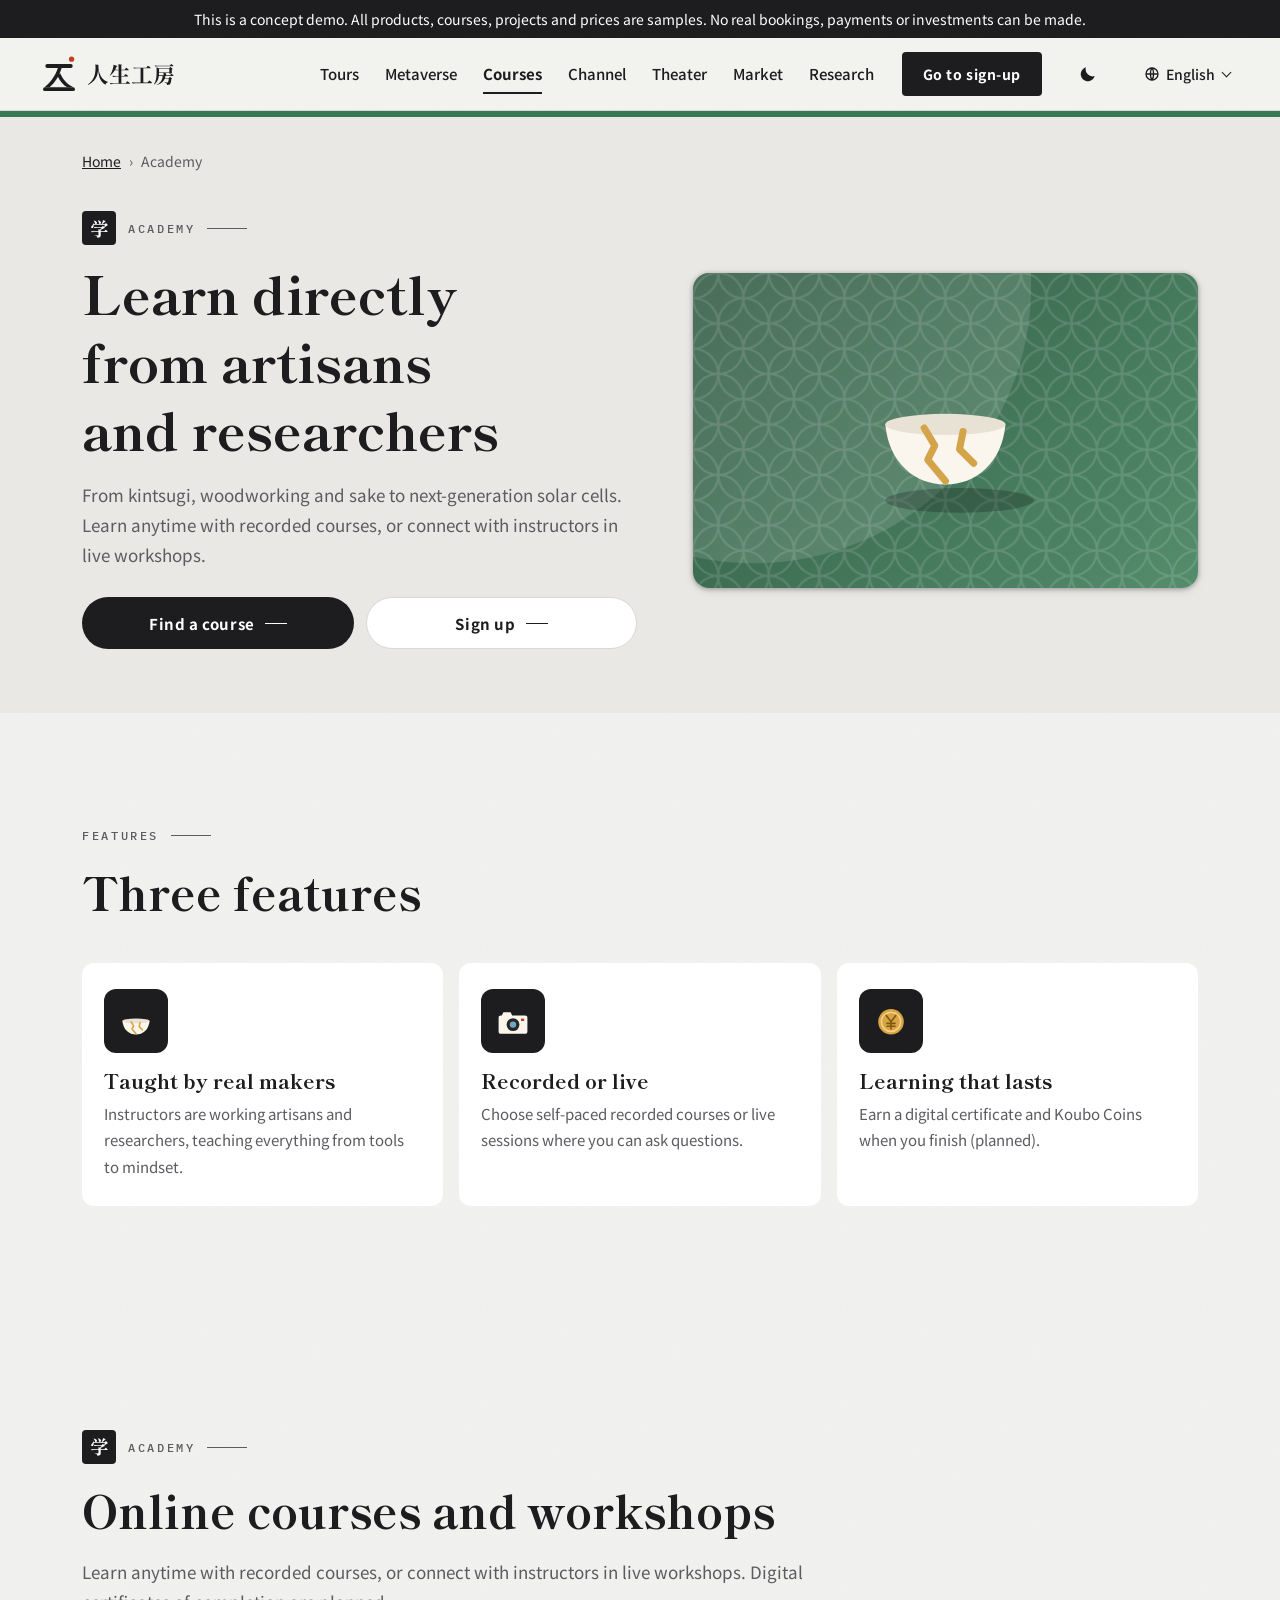
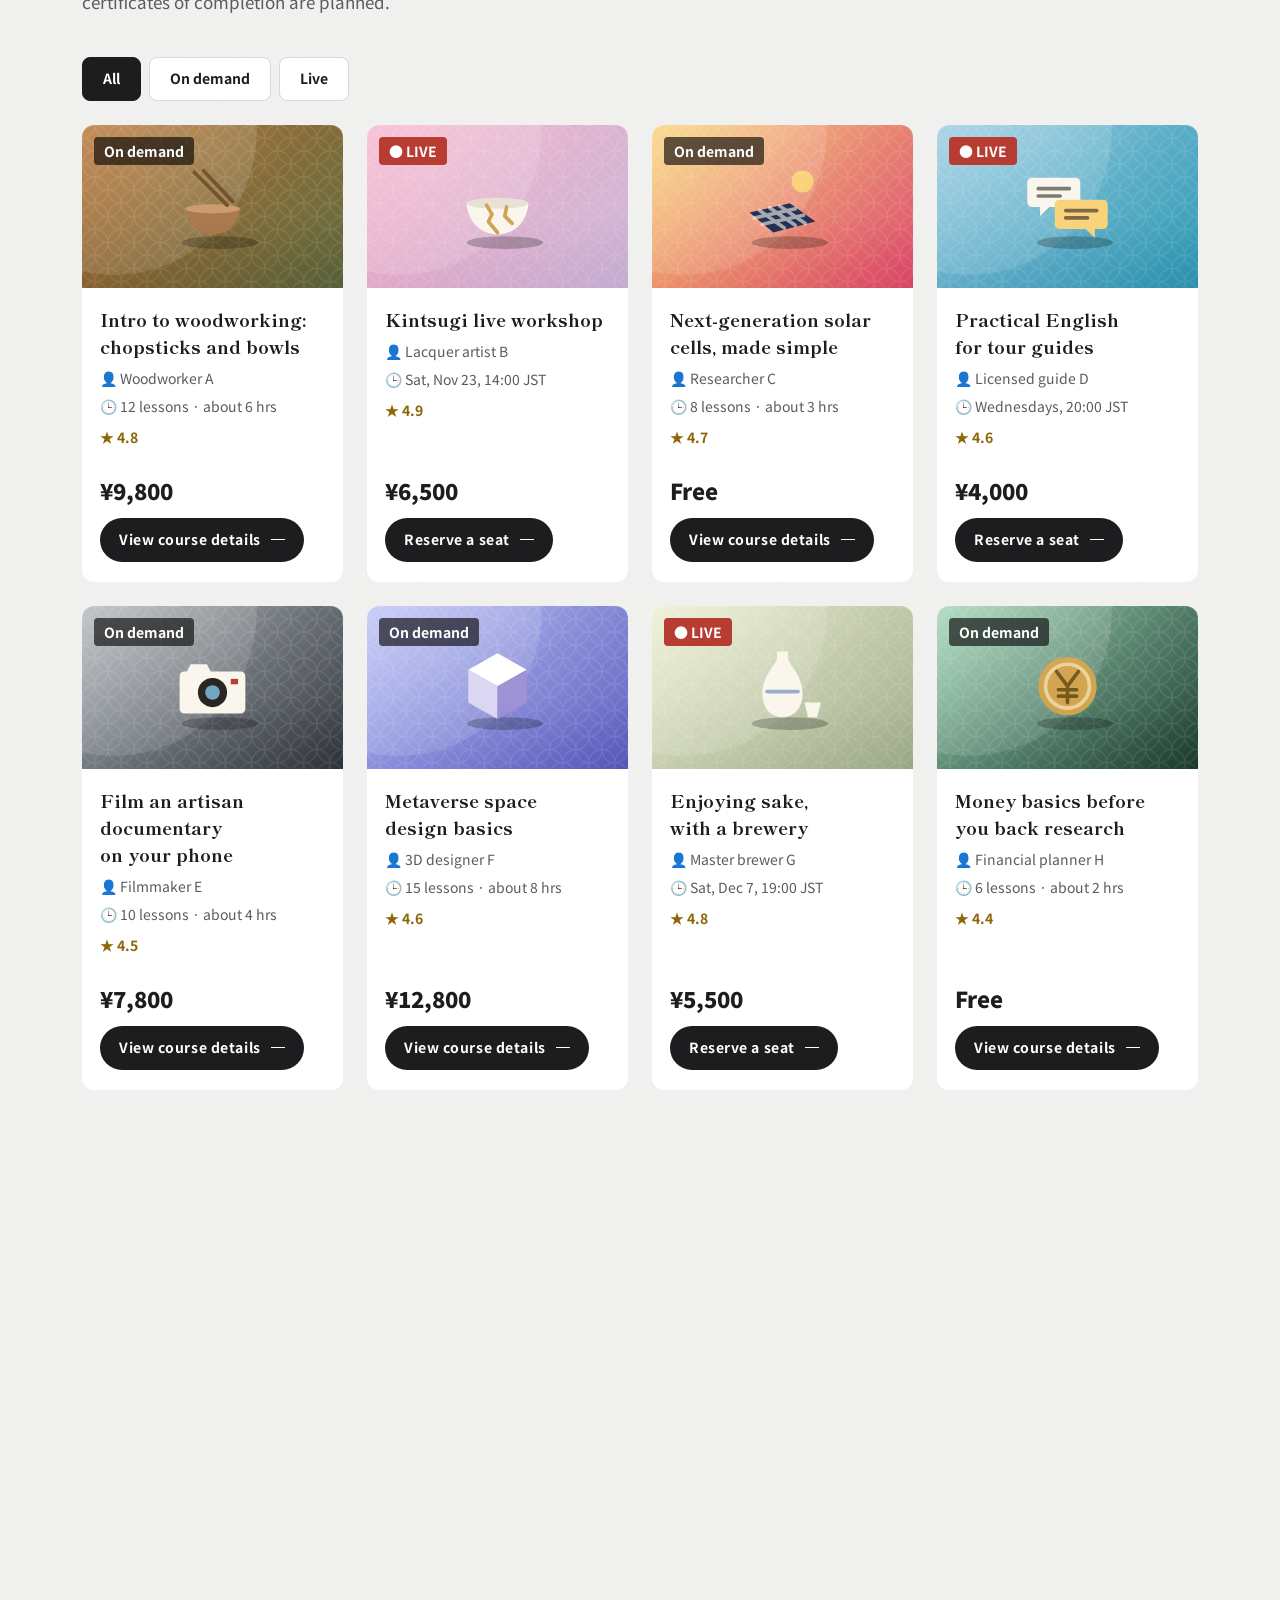
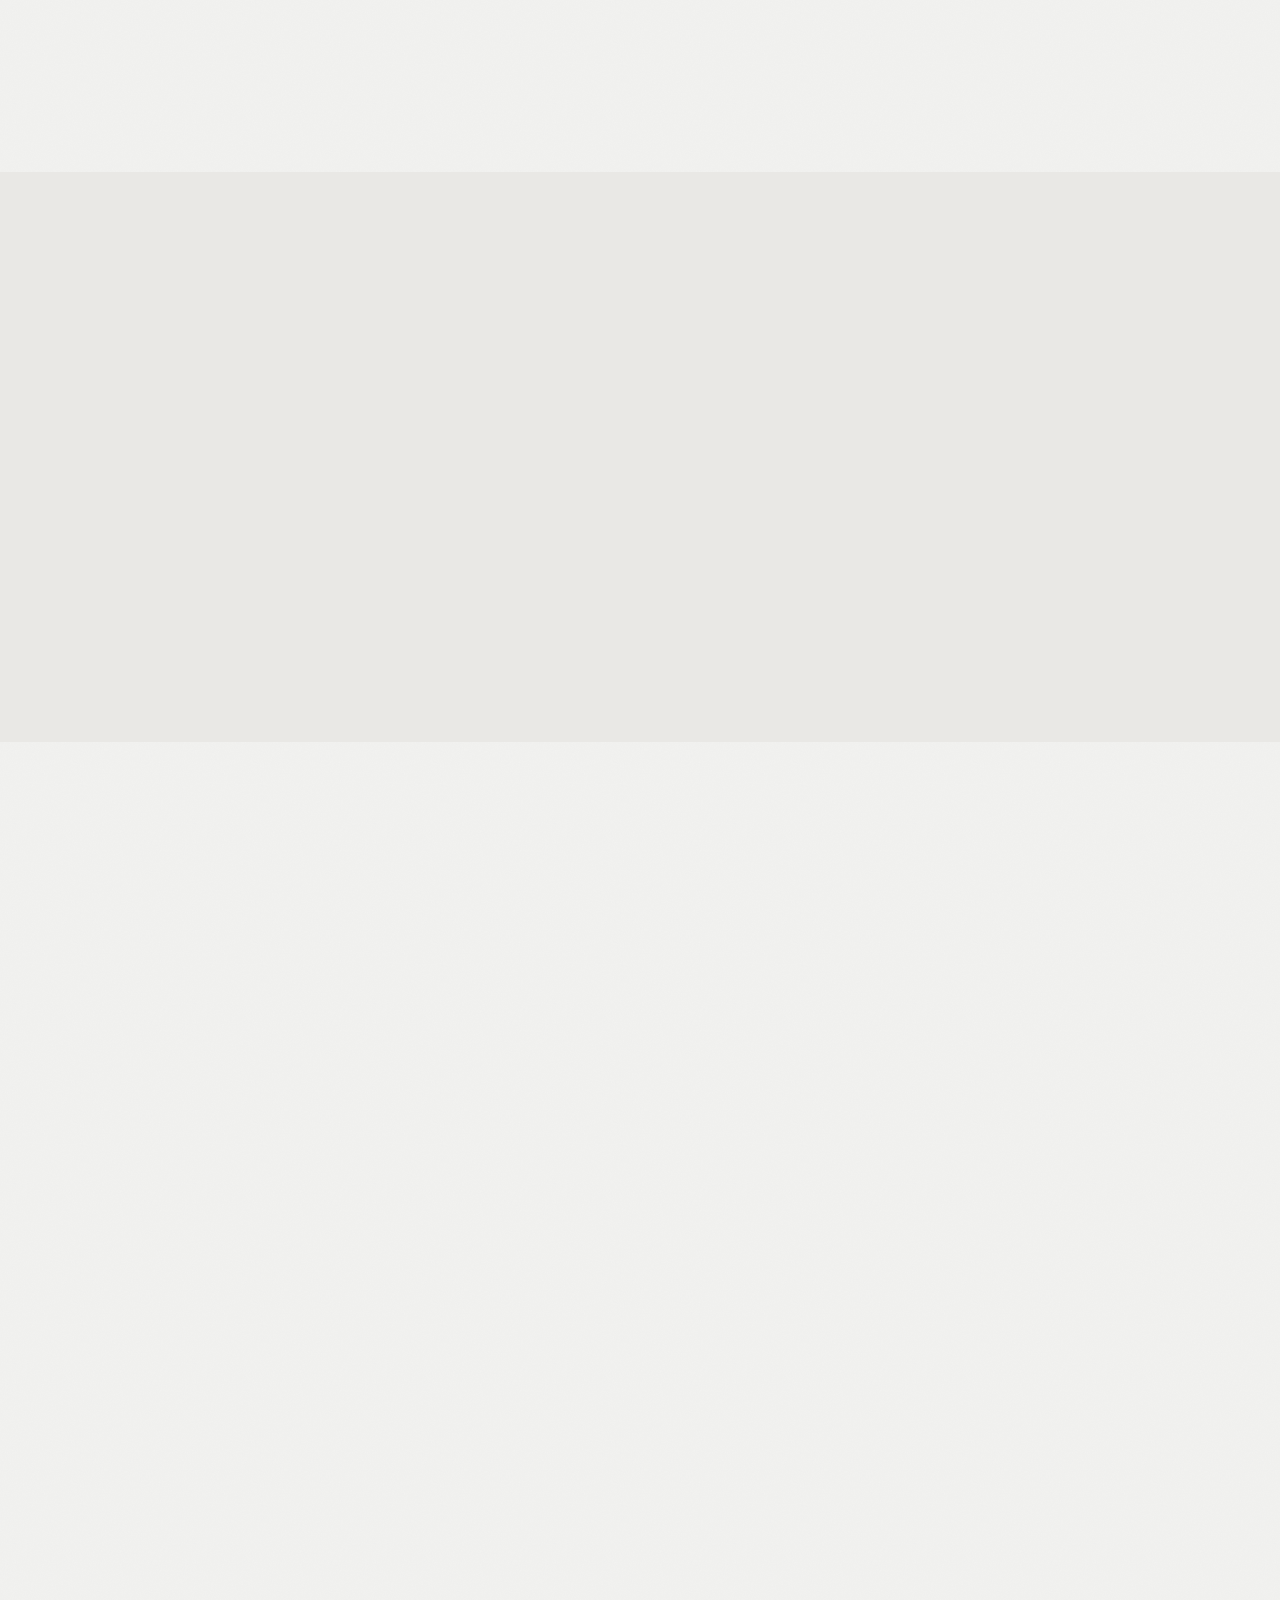
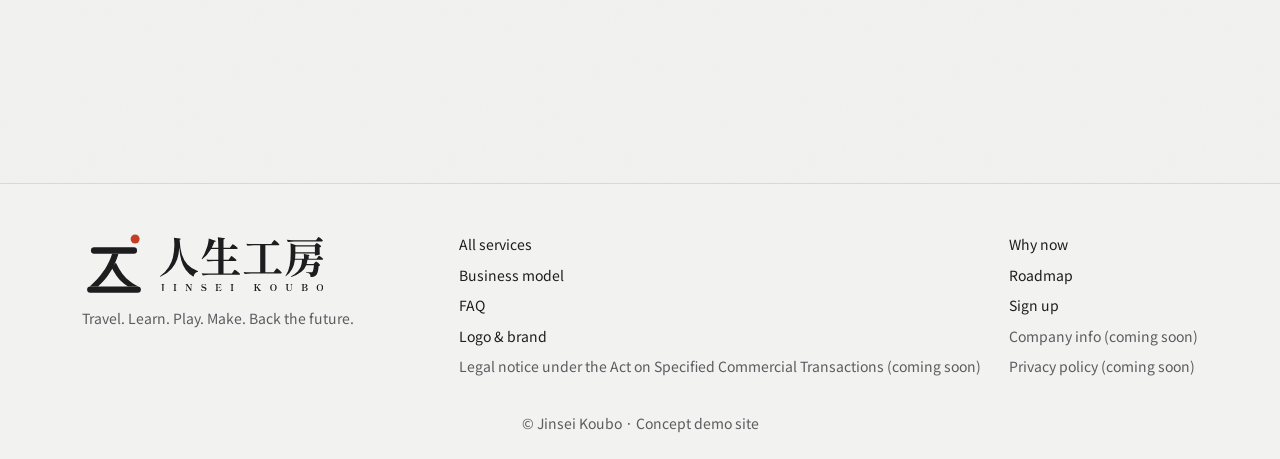
<file: academy.html>
<!doctype html>
<html lang="ja">
<head>
  <meta charset="utf-8">
  <meta name="viewport" content="width=device-width, initial-scale=1, viewport-fit=cover">
  <meta name="claude:viewport-fit-sides" content="cover">
  <script>try{var t=localStorage.getItem("jinseikoubo-theme");if(t==="light"||t==="dark")document.documentElement.setAttribute("data-theme",t)}catch(e){}</script>
  <title>アカデミー｜人生工房</title>
  <meta name="jk:title-en" content="Academy | Jinsei Koubo">
  <meta name="description" content="金継ぎ・木工・日本酒から、次世代の太陽電池まで。録画の講座でいつでも学べるほか、講師とつながるライブのワークショップも開きます。">
  <meta name="theme-color" content="#0f1838">
  <link rel="icon" href="data:image/svg+xml,%3Csvg xmlns='http://www.w3.org/2000/svg' viewBox='0 0 512 512' width='512' height='512' role='img' aria-label='%E4%BA%BA%E7%94%9F%E5%B7%A5%E6%88%BF'%3E%3Ctitle%3E%E4%BA%BA%E7%94%9F%E5%B7%A5%E6%88%BF%3C/title%3E%3Crect width='512' height='512' rx='112' fill='%231d1d1f'/%3E%3Cg transform='translate%2896.00 92.00%29 scale%283.2000%29'%3E%3Cg fill='%23ffffff'%3E%3Crect x='14' y='24' width='72' height='10' rx='5'/%3E%3Cpath d='M47 34H57C51 54 41 71 25 85H12C28 71 41 54 47 34Z'/%3E%3Cpath d='M46 55L53 48C61 65 71 77 88 85H72C61 79 53 69 46 55Z'/%3E%3Crect x='8' y='85' width='84' height='10' rx='5'/%3E%3C/g%3E%3Cg fill='%23e0715c'%3E%3Ccircle cx='83' cy='11' r='7'/%3E%3C/g%3E%3C/g%3E%3C/svg%3E">
  <link rel="canonical" href="https://shomayamamoto-ai.github.io/jinseikoubo/academy.html">
  <meta property="og:type" content="website">
  <meta property="og:site_name" content="人生工房">
  <meta property="og:title" content="アカデミー｜人生工房">
  <meta property="og:description" content="金継ぎ・木工・日本酒から、次世代の太陽電池まで。録画の講座でいつでも学べるほか、講師とつながるライブのワークショップも開きます。">
  <meta property="og:url" content="https://shomayamamoto-ai.github.io/jinseikoubo/academy.html">
  <meta property="og:image" content="https://shomayamamoto-ai.github.io/jinseikoubo/assets/og/academy.png">
  <meta property="og:image:width" content="1200">
  <meta property="og:image:height" content="630">
  <meta name="twitter:card" content="summary_large_image">
  <link rel="preconnect" href="https://fonts.googleapis.com">
  <link rel="preconnect" href="https://fonts.gstatic.com" crossorigin>
  <link rel="preload" as="style" href="https://fonts.googleapis.com/css2?family=Noto+Sans+JP:wght@400;500;700;900&family=Shippori+Mincho:wght@600;700;800&family=IBM+Plex+Mono:wght@500;600&display=swap" onload="this.onload=null;this.rel='stylesheet'">
  <noscript><link rel="stylesheet" href="https://fonts.googleapis.com/css2?family=Noto+Sans+JP:wght@400;500;700;900&family=Shippori+Mincho:wght@600;700;800&family=IBM+Plex+Mono:wght@500;600&display=swap"></noscript>
  <link rel="stylesheet" href="assets/css/style.css">
  <script type="application/ld+json">{"@context": "https://schema.org", "@type": "BreadcrumbList", "itemListElement": [{"@type": "ListItem", "position": 1, "name": "人生工房", "item": "https://shomayamamoto-ai.github.io/jinseikoubo/"}, {"@type": "ListItem", "position": 2, "name": "アカデミー", "item": "https://shomayamamoto-ai.github.io/jinseikoubo/academy.html"}]}</script>
</head>
<body>
  <svg xmlns="http://www.w3.org/2000/svg" style="display:none"><symbol id="lg-mark" viewBox="0 0 100 100"><g fill="currentColor"><rect x="14" y="24" width="72" height="10" rx="5"/><path d="M47 34H57C51 54 41 71 25 85H12C28 71 41 54 47 34Z"/><path d="M46 55L53 48C61 65 71 77 88 85H72C61 79 53 69 46 55Z"/><rect x="8" y="85" width="84" height="10" rx="5"/></g><g fill="var(--logo-sun, #c33e25)"><circle cx="83" cy="11" r="7"/></g></symbol><symbol id="lg-kanji" viewBox="0 0 261.13 64.00"><g fill="currentColor"><path d="M28.39 2.16Q33.25 2.36 33.25 3.1Q33.25 3.37 32.57 3.84L31.36 4.59Q32.1 18.34 34.9 27.79Q37.7 37.23 43.94 43.9Q50.17 50.58 60.97 54.76L60.83 55.57Q57.93 56.11 56.11 58.13Q54.29 60.16 53.68 63.46Q45.79 59.08 41.07 52.43Q36.35 45.79 34.06 37.23Q31.76 28.66 30.89 17.06Q30.21 27.04 27.62 35.14Q25.02 43.23 18.58 50.65Q12.14 58.07 0.67 63.8L0 62.85Q8.9 56.11 13.83 48.35Q18.75 40.6 20.64 32.61Q22.52 24.62 22.93 14.9L23 12.54Q23 6.61 22.19 1.28Z"/><path d="M111.81 33.45Q112.22 32.98 112.83 32.13Q113.43 31.29 113.8 30.89Q114.17 30.48 114.44 30.48Q114.85 30.48 116.87 32Q118.9 33.52 120.72 35.14Q122.54 36.75 122.54 37.23Q122.27 38.31 120.78 38.31H101.63V58.54H114.92L117.07 55.5Q117.34 55.1 118.02 54.19Q118.69 53.28 119.1 52.84Q119.5 52.4 119.77 52.4Q120.18 52.4 122.27 53.99Q124.36 55.57 126.21 57.26Q128.07 58.94 128.07 59.41Q127.8 60.49 126.18 60.49H78.57Q73.78 60.56 68.45 61.44L66.77 58Q70.47 58.4 75.73 58.54H93.27V38.31H86.26Q81.47 38.37 76.14 39.25L74.39 35.81Q78.09 36.21 83.36 36.35H93.27V19.09H81.8Q75.67 29.54 67.44 35.61L66.7 35Q71.49 27.72 75.06 16.99Q76.14 13.76 77.02 9.44Q77.89 5.13 77.96 2.43L89.63 6.27Q89.49 6.88 88.85 7.28Q88.21 7.69 87.13 7.69Q84.77 13.69 82.82 17.2H93.27V14.36Q93.27 5.87 92.39 0.54L103.99 1.96Q103.86 2.77 103.35 3.24Q102.85 3.71 101.63 3.91V17.2H111.81L113.91 14.36Q114.24 13.89 114.85 13.08Q115.46 12.27 115.83 11.87Q116.2 11.46 116.47 11.46Q116.87 11.46 118.86 12.91Q120.85 14.36 122.64 15.95Q124.43 17.53 124.43 18.01Q124.22 19.09 122.54 19.09H101.63V36.35H109.72Z"/><path d="M180.2 8.09Q180.47 7.69 181.14 6.78Q181.82 5.87 182.22 5.43Q182.63 4.99 182.9 4.99Q183.3 4.99 185.36 6.58Q187.41 8.16 189.27 9.88Q191.12 11.6 191.12 12.07Q190.99 12.61 190.45 12.88Q189.91 13.15 189.23 13.15H168.6V56.45H181.88L184.11 53.34Q184.45 52.87 185.09 51.96Q185.73 51.05 186.13 50.61Q186.54 50.17 186.81 50.17Q187.21 50.17 189.27 51.76Q191.33 53.34 193.18 55.06Q195.03 56.78 195.03 57.26Q194.77 58.34 193.15 58.34H145.6Q140.81 58.4 135.49 59.28L133.8 55.91Q137.51 56.31 142.77 56.45H160.3V13.15H149.92Q145.13 13.22 139.8 14.09L138.05 10.66Q141.76 11.06 147.02 11.19H178.04Z"/><path d="M251.41 2.56Q251.68 2.23 252.22 1.48Q252.76 0.74 253.1 0.37Q253.44 0 253.71 0Q254.11 0 255.83 1.32Q257.55 2.63 259.03 4.05Q260.52 5.46 260.52 5.93Q260.25 7.01 258.77 7.01H214.73Q209.94 7.08 204.61 7.96L202.86 4.59Q206.57 4.99 211.83 5.13H249.59ZM248.72 11.4Q249.05 11.06 249.73 10.25Q250.4 9.44 250.81 9.44Q251.21 9.44 253 10.69Q254.79 11.94 256.34 13.32Q257.89 14.7 257.89 15.17Q257.62 15.58 256.94 15.95Q256.27 16.32 255.39 16.46V20.3L255.46 22.59Q255.53 25.22 255.73 27.58Q255.46 28.19 253.17 28.97Q250.87 29.74 249.12 29.74Q247.64 29.74 247.64 28.39Q247.7 28.19 247.74 27.95Q247.77 27.72 247.84 27.45V26.23H216.55Q216.55 31.09 216.14 34.66H230.44Q230.44 29.74 229.97 26.64Q235.16 27.85 237.12 28.49Q239.07 29.13 239.07 29.61Q239.07 29.88 238.74 30.08L237.86 30.68V34.66H250.6L252.36 32.24Q252.7 31.83 253.2 31.16Q253.71 30.48 254.01 30.15Q254.31 29.81 254.58 29.81Q254.99 29.81 256.64 31.06Q258.29 32.3 259.71 33.65Q261.13 35 261.13 35.47Q260.86 36.55 259.3 36.55H235.9Q235.5 40.06 234.62 43.09H245.75L247.5 41.21Q247.77 40.94 248.31 40.4Q248.85 39.86 249.19 39.59Q249.53 39.32 249.8 39.32Q250.2 39.32 251.82 40.56Q253.44 41.81 254.85 43.23Q256.27 44.64 256.27 45.12Q255.66 45.99 253.91 46.26Q253.3 53.21 252.16 56.92Q251.01 60.63 248.85 62.18Q247.44 63.19 245.51 63.6Q243.59 64 240.83 64Q240.96 60.7 239.61 59.28Q237.93 57.59 233.68 56.85L233.74 55.91Q235.84 56.11 238.06 56.28Q240.29 56.45 241.7 56.45Q243.12 56.45 243.79 55.97Q245.41 54.63 246.29 45.05H233.95Q231.72 50.98 226.16 55.7Q220.59 60.43 209.94 63.93L209.33 63.06Q216.75 59.08 220.63 54.69Q224.51 50.31 225.79 46.06Q227.07 41.81 227.27 36.55H215.94Q213.65 54.22 201.31 62.99L200.77 62.45Q205.83 54.9 207.48 45.79Q209.13 36.69 209.13 25.56V17.87Q209.13 12.95 208.66 9.85L217.76 13.35H247.17ZM247.84 24.28V15.31H216.55V24.28Z"/></g></symbol><symbol id="lg-roman" viewBox="0 0 261.13 11"><g fill="currentColor"><path d="M0 12.18Q0 11.82 0.22 11.62Q0.43 11.42 0.7 11.42Q1.12 11.42 1.51 11.76Q1.71 11.92 2.09 12.39Q2.28 12.61 2.42 12.73Q2.56 12.85 2.71 12.85Q2.82 12.85 2.91 12.8Q3 12.76 3.03 12.7Q3.35 12.45 3.5 11.64Q3.65 10.84 3.65 9.27V1.59Q3.65 0.88 3.3 0.63Q2.95 0.39 2.38 0.39H2.19Q2.09 0.39 2.09 0.21Q2.09 0.01 2.19 0.01H7.02Q7.14 0.01 7.14 0.21Q7.14 0.39 7.02 0.39H6.84Q6.29 0.39 5.94 0.64Q5.59 0.89 5.59 1.59L5.6 9.36Q5.6 10.91 5.01 11.84Q4.41 12.77 3.58 13.15Q2.76 13.53 2 13.53Q1.42 13.53 0.96 13.33Q0.51 13.12 0.25 12.8Q0 12.49 0 12.18Z"/><path d="M21.5 11Q21.4 11 21.4 10.81Q21.4 10.64 21.5 10.64H21.68Q22.25 10.64 22.59 10.39Q22.93 10.14 22.93 9.45L22.95 1.58Q22.95 0.88 22.6 0.63Q22.25 0.39 21.68 0.39H21.5Q21.4 0.39 21.4 0.19Q21.4 0.01 21.5 0.01H26.33Q26.44 0.01 26.44 0.19Q26.44 0.39 26.33 0.39H26.15Q25.57 0.39 25.24 0.63Q24.9 0.88 24.9 1.58V9.45Q24.9 10.15 25.24 10.4Q25.59 10.64 26.15 10.64H26.33Q26.44 10.64 26.44 10.81Q26.44 11 26.33 11Z"/><path d="M40.8 11Q40.71 11 40.71 10.81Q40.71 10.64 40.8 10.64H40.95Q41.44 10.64 41.83 10.28Q42.23 9.93 42.23 9.29V1.43Q42.03 0.94 41.74 0.7Q41.45 0.46 40.99 0.39L40.8 0.37Q40.74 0.36 40.72 0.32Q40.69 0.28 40.69 0.19Q40.69 0.01 40.8 0.01H43.88L49.46 8.05V1.71Q49.46 1.09 49.05 0.74Q48.65 0.39 48.16 0.37H48.01Q47.91 0.37 47.91 0.19Q47.91 0.01 48.01 0.01H51.48Q51.59 0.01 51.59 0.19Q51.59 0.37 51.48 0.37H51.31Q50.81 0.39 50.43 0.74Q50.04 1.09 50.04 1.71V11H49.1L42.82 1.91V9.29Q42.82 9.93 43.23 10.28Q43.63 10.64 44.11 10.64H44.27Q44.37 10.64 44.37 10.81Q44.37 11 44.27 11Z"/><path d="M67.9 10.63Q67.71 10.54 67.53 10.54Q67.32 10.54 67.1 10.68Q66.87 10.82 66.56 11.13L65.88 8.21L65.85 8.08Q65.85 8.05 65.88 8.02Q65.92 7.99 65.96 7.97Q66 7.96 66.01 7.94Q66.04 7.93 66.1 7.93Q66.16 7.93 66.26 8.05Q67.93 10.58 70.3 10.58Q71.26 10.58 71.91 10.09Q72.55 9.6 72.55 8.63Q72.55 7.5 71.32 6.95Q70.71 6.68 69.68 6.35Q69.54 6.3 69.01 6.13Q68.47 5.95 68.05 5.74Q66.29 4.84 66.29 3.06Q66.29 2.38 66.61 1.65Q66.92 0.92 67.7 0.39Q68.48 -0.13 69.78 -0.13Q70.24 -0.13 70.68 -0.03Q71.12 0.07 71.75 0.28Q71.99 0.37 72.17 0.37Q72.58 0.37 73 -0.13L73.76 2.44L73.79 2.55Q73.79 2.64 73.66 2.68Q73.57 2.71 73.52 2.71Q73.45 2.71 73.37 2.62Q73.19 2.33 72.73 1.81Q72.27 1.3 71.49 0.84Q70.71 0.39 69.74 0.39Q68.87 0.39 68.41 0.75Q67.95 1.12 67.8 1.54Q67.65 1.95 67.65 2.25Q67.65 3.2 68.63 3.73Q68.95 3.89 69.46 4.08Q69.97 4.26 70.51 4.44Q71.76 4.84 72.39 5.13Q73.45 5.63 73.89 6.36Q74.34 7.08 74.34 7.91Q74.34 8.84 73.89 9.58Q73.43 10.33 72.55 10.76Q71.67 11.19 70.45 11.19Q69.33 11.19 67.9 10.63Z"/><path d="M98.57 8.18Q98.57 8.24 98.54 8.3Q98.51 8.36 98.5 8.41L97.92 9.94L97.53 11H88.72Q88.6 11 88.6 10.81Q88.6 10.64 88.72 10.64H88.9Q89.46 10.64 89.81 10.39Q90.15 10.14 90.15 9.43V1.57Q90.15 0.86 89.8 0.62Q89.45 0.37 88.9 0.37H88.72Q88.6 0.37 88.6 0.18Q88.6 0.01 88.72 0.01H97.17Q97.47 0.52 97.77 1.1Q98.08 1.68 98.21 1.95L98.23 2.01Q98.23 2.07 98.12 2.15Q98.06 2.18 98.02 2.18Q97.95 2.18 97.89 2.12Q97.26 1.48 96.19 0.96Q95.13 0.45 94.05 0.45H93.77Q93.16 0.45 92.83 0.5Q92.49 0.55 92.3 0.75Q92.1 0.94 92.1 1.37V5.05H93.31Q94.13 5.05 94.41 5.04Q95.05 5.02 95.42 4.58Q95.78 4.14 95.78 3.58Q95.78 3.47 95.98 3.47Q96.08 3.47 96.12 3.5Q96.16 3.52 96.16 3.58V7.05Q96.16 7.11 96.12 7.13Q96.08 7.15 95.98 7.15Q95.78 7.15 95.78 7.05Q95.78 6.48 95.42 6.05Q95.05 5.62 94.41 5.6Q94.13 5.59 93.31 5.59H92.1V9.61Q92.1 10.14 92.42 10.32Q92.74 10.51 93.43 10.55Q93.58 10.57 93.89 10.57Q94.2 10.57 94.4 10.55Q95.71 10.48 96.6 9.77Q97.48 9.06 98.23 8.05Q98.27 7.99 98.35 7.99Q98.41 7.99 98.47 8.02Q98.57 8.06 98.57 8.18Z"/><path d="M112.93 11Q112.83 11 112.83 10.81Q112.83 10.64 112.93 10.64H113.11Q113.68 10.64 114.02 10.39Q114.36 10.14 114.36 9.45L114.38 1.58Q114.38 0.88 114.03 0.63Q113.68 0.39 113.11 0.39H112.93Q112.83 0.39 112.83 0.19Q112.83 0.01 112.93 0.01H117.76Q117.87 0.01 117.87 0.19Q117.87 0.39 117.76 0.39H117.58Q117 0.39 116.67 0.63Q116.33 0.88 116.33 1.58V9.45Q116.33 10.15 116.67 10.4Q117.02 10.64 117.58 10.64H117.76Q117.87 10.64 117.87 10.81Q117.87 11 117.76 11Z"/><path d="M161.97 10.82Q161.97 11 161.87 11H156.88Q156.77 11 156.77 10.82Q156.77 10.63 156.88 10.63Q157.35 10.63 157.6 10.52Q157.84 10.42 157.84 10.18Q157.84 9.93 157.5 9.45L155.83 7.29L154.59 5.69L154.07 6.23L153.66 6.66V9.43Q153.66 10.14 154 10.38Q154.34 10.63 154.91 10.63H155.09Q155.19 10.63 155.19 10.81Q155.19 11 155.09 11H150.26Q150.15 11 150.15 10.81Q150.15 10.63 150.26 10.63H150.45Q151.02 10.63 151.35 10.37Q151.69 10.12 151.69 9.43V1.58Q151.69 0.88 151.35 0.63Q151 0.39 150.45 0.39H150.26Q150.15 0.39 150.15 0.19Q150.15 0.01 150.26 0.01H155.09Q155.21 0.01 155.21 0.19Q155.21 0.39 155.09 0.39H154.91Q154.33 0.39 153.99 0.63Q153.66 0.88 153.66 1.58V5.87Q154.85 4.62 156.17 3.22Q157.49 1.82 157.77 1.49Q157.99 1.22 157.99 1Q157.99 0.72 157.68 0.54Q157.37 0.37 156.83 0.37Q156.73 0.37 156.73 0.18Q156.73 0.01 156.83 0.01H161.23Q161.35 0.01 161.35 0.18Q161.35 0.37 161.23 0.37Q159.84 0.37 158.66 1.51Q158.44 1.7 156.25 3.98L155.98 4.25L156.76 5.28Q159.16 8.53 159.74 9.24Q160.2 9.82 160.46 10.08Q160.72 10.34 161.05 10.49Q161.38 10.63 161.87 10.63Q161.97 10.63 161.97 10.82Z"/><path d="M176.23 5.53Q176.23 3.74 177.01 2.46Q177.8 1.18 179 0.52Q180.21 -0.13 181.46 -0.13Q182.71 -0.13 183.91 0.52Q185.11 1.18 185.9 2.46Q186.68 3.74 186.68 5.53Q186.68 7.32 185.9 8.6Q185.11 9.88 183.91 10.54Q182.71 11.19 181.46 11.19Q180.21 11.19 179 10.54Q177.8 9.88 177.01 8.6Q176.23 7.32 176.23 5.53ZM184.58 5.54Q184.58 3.86 184.16 2.68Q183.74 1.51 183.04 0.92Q182.34 0.34 181.48 0.34Q180.6 0.34 179.89 0.92Q179.18 1.51 178.77 2.68Q178.36 3.85 178.36 5.54Q178.36 7.23 178.77 8.4Q179.18 9.57 179.88 10.15Q180.58 10.73 181.46 10.73Q182.34 10.73 183.04 10.15Q183.74 9.57 184.16 8.4Q184.58 7.23 184.58 5.54Z"/><path d="M202.5 7.53V1.58Q202.5 0.88 202.15 0.63Q201.8 0.39 201.23 0.39H201.04Q200.94 0.39 200.94 0.19Q200.94 0.01 201.04 0.01H205.87Q205.97 0.01 205.97 0.19Q205.97 0.39 205.87 0.39H205.69Q205.11 0.39 204.77 0.63Q204.44 0.88 204.44 1.58V6.95Q204.44 7.93 204.6 8.7Q204.77 9.48 205.35 10.05Q205.93 10.61 207.09 10.61Q208.78 10.61 209.39 9.48Q210 8.35 210 6.63V1.71Q210 1.09 209.6 0.73Q209.19 0.37 208.72 0.37H208.57Q208.46 0.37 208.46 0.19Q208.46 0.01 208.57 0.01H212.04Q212.15 0.01 212.15 0.19Q212.15 0.37 212.04 0.37H211.89Q211.41 0.37 211.01 0.73Q210.61 1.09 210.61 1.71L210.58 7.07Q210.58 9.05 209.63 10.12Q208.67 11.19 206.93 11.19Q204.6 11.19 203.55 10.26Q202.5 9.33 202.5 7.53Z"/><path d="M226.4 10.82Q226.4 10.64 226.51 10.64H226.69Q227.25 10.64 227.6 10.39Q227.94 10.14 227.94 9.43V1.57Q227.94 0.86 227.6 0.62Q227.25 0.37 226.69 0.37H226.51Q226.45 0.37 226.43 0.33Q226.4 0.28 226.4 0.19Q226.4 0.01 226.51 0.01L229.83 0Q231.52 0 232.16 0.01Q233.14 0.03 233.97 0.34Q234.81 0.66 235.31 1.24Q235.81 1.83 235.81 2.61Q235.81 3.61 234.98 4.23Q234.15 4.84 232.92 5.14Q234.38 5.46 235.4 6.15Q236.42 6.84 236.42 7.97Q236.42 8.9 235.85 9.58Q235.27 10.27 234.32 10.63Q233.36 11 232.25 11L229.77 11.01L226.51 11Q226.45 11 226.43 10.96Q226.4 10.91 226.4 10.82ZM230.25 4.92Q232.22 4.92 232.92 4.28Q233.62 3.64 233.62 2.55Q233.62 1.62 233 1.04Q232.38 0.45 231.13 0.45Q230.47 0.45 230.19 0.66Q229.91 0.88 229.91 1.39V4.92ZM231.46 10.55Q232.72 10.55 233.48 9.9Q234.23 9.24 234.23 7.96Q234.23 6.77 233.37 6.07Q232.51 5.37 230.25 5.37H229.91V9.61Q229.91 10.15 230.19 10.35Q230.47 10.55 231.14 10.55Z"/><path d="M250.68 5.53Q250.68 3.74 251.46 2.46Q252.24 1.18 253.45 0.52Q254.66 -0.13 255.91 -0.13Q257.16 -0.13 258.36 0.52Q259.56 1.18 260.34 2.46Q261.13 3.74 261.13 5.53Q261.13 7.32 260.34 8.6Q259.56 9.88 258.36 10.54Q257.16 11.19 255.91 11.19Q254.66 11.19 253.45 10.54Q252.24 9.88 251.46 8.6Q250.68 7.32 250.68 5.53ZM259.02 5.54Q259.02 3.86 258.61 2.68Q258.19 1.51 257.49 0.92Q256.79 0.34 255.92 0.34Q255.04 0.34 254.34 0.92Q253.63 1.51 253.22 2.68Q252.81 3.85 252.81 5.54Q252.81 7.23 253.22 8.4Q253.63 9.57 254.33 10.15Q255.03 10.73 255.91 10.73Q256.79 10.73 257.49 10.15Q258.19 9.57 258.61 8.4Q259.02 7.23 259.02 5.54Z"/></g></symbol></svg>
  <a class="skip" href="#main">本文へスキップ</a>

  <div class="demo-bar" role="note">
    このサイトは構想段階のデモです。表示している商品・講座・案件・金額はすべてサンプルで、実際の申込み・決済・投資はできません。
  </div>

  <header class="header" id="top">
    <div class="container header__inner">
      <a class="logo" href="#top" aria-label="人生工房 トップへ">
        <svg class="logo__mark" viewBox="0 0 100 100" aria-hidden="true" focusable="false"><use href="#lg-mark"/></svg>
        <svg class="logo__name" viewBox="0 0 261.13 64.00" aria-hidden="true" focusable="false"><use href="#lg-kanji"/></svg>
      </a>
      <button class="theme-toggle theme-toggle--header" type="button" data-theme-toggle aria-pressed="false" aria-label="暗い表示にする" title="暗い表示にする"></button>
      <div class="lang-switch">
        <button class="lang-toggle" id="langToggle" type="button" aria-expanded="false" aria-controls="langMenu" title="言語を選ぶ">日本語</button>
        <ul class="lang-menu" id="langMenu" hidden>
          <li><button type="button" data-lang="ja" lang="ja">日本語</button></li>
          <li><button type="button" data-lang="en" lang="en">English</button></li>
          <li><button type="button" data-lang="zh-Hans" lang="zh-Hans">简体中文</button></li>
          <li><button type="button" data-lang="ko" lang="ko">한국어</button></li>
        </ul>
      </div>
      <button class="nav-toggle" aria-expanded="false" aria-controls="nav" aria-label="メニューを開く">
        <span></span><span></span><span></span>
      </button>
      <nav class="nav" id="nav" aria-label="メインメニュー">
        <ul>
          <li><a href="tour.html"><i aria-hidden="true">旅</i>ツアー</a></li>
          <li><a href="metaverse.html"><i aria-hidden="true">遊</i>メタバース</a></li>
          <li><a href="academy.html" aria-current="page"><i aria-hidden="true">学</i>講座</a></li>
          <li><a href="channel.html"><i aria-hidden="true">発</i>チャンネル</a></li>
          <li><a href="theater.html"><i aria-hidden="true">観</i>シアター</a></li>
          <li><a href="market.html"><i aria-hidden="true">市</i>マーケット</a></li>
          <li><a href="fund.html"><i aria-hidden="true">研</i>研究支援</a></li>
        </ul>
        <a class="btn btn--primary btn--sm" href="#join">事前登録フォームへ</a>
        <button class="theme-toggle theme-toggle--nav" type="button" data-theme-toggle aria-pressed="false" aria-label="暗い表示にする" title="暗い表示にする"><span class="theme-toggle__label">暗い表示にする</span></button>
      </nav>
    </div>
  </header>

  <main id="main">
    <section class="page-hero" style="--c:var(--c-academy)">
      <div class="container">
        <nav class="crumbs" aria-label="パンくずリスト">
          <a href="./"><span data-i18n="crumb.top">トップ</span></a><span aria-hidden="true">›</span><span aria-current="page"><span data-i18n="nav.name.academy">アカデミー</span></span>
        </nav>
        <div class="page-hero__inner">
          <div class="page-hero__text">
            <p class="section__en"><span class="badge" aria-hidden="true">学</span>ACADEMY</p>
            <h1 class="page-hero__title" data-i18n="pg.academy.h1">職人と研究者から、直接学ぶ</h1>
            <p class="page-hero__lead" data-i18n="pg.academy.lead">金継ぎ・木工・日本酒から、次世代の太陽電池まで。録画の講座でいつでも学べるほか、講師とつながるライブのワークショップも開きます。</p>
            <div class="page-hero__cta">
              <a class="btn btn--primary" href="#academy"><span data-i18n="pg.academy.cta">講座を探す</span></a>
              <a class="btn btn--line" href="#join"><span data-i18n="cta.join">事前登録する</span></a>
            </div>
          </div>
          <div class="page-hero__art" data-art="kintsugi" data-pattern="shippo" style="--thumb:linear-gradient(135deg,#2c5a40,#4f8f6a)"></div>
        </div>
      </div>
    </section>

    <section class="section points-sec">
      <div class="container">
        <header class="section__head">
          <p class="section__en">FEATURES</p>
          <h2 class="section__title" data-i18n="h.features">3つの特長</h2>
        </header>
        <ul class="points">
          <li class="point">
            <span class="point__icon" data-icon="kintsugi" aria-hidden="true"></span>
            <div data-i18n="pg.academy.pt0"><b>本物の作り手が教える</b><p>講師は、現役の職人や研究者です。道具の扱いから考え方まで学べます。</p></div>
          </li>
          <li class="point">
            <span class="point__icon" data-icon="camera" aria-hidden="true"></span>
            <div data-i18n="pg.academy.pt1"><b>録画とライブを選べる</b><p>自分のペースで進める録画講座と、質問できるライブを選べます。</p></div>
          </li>
          <li class="point">
            <span class="point__icon" data-icon="coin" aria-hidden="true"></span>
            <div data-i18n="pg.academy.pt2"><b>学んだことが形に残る</b><p>修了するとデジタル修了証を発行し、工房コインもたまる想定です。</p></div>
          </li>
        </ul>
      </div>
    </section>

    <!-- ===== 03 ACADEMY ===== -->
    <section class="section" id="academy" data-detail style="--c:var(--c-academy)">
      <div class="container">
        <header class="section__head section__head--left">
          <p class="section__en"><span class="badge" aria-hidden="true">学</span>ACADEMY</p>
          <h2 class="section__title">オンライン講座・ワークショップ</h2>
          <p class="section__lead">
            録画の講座でいつでも学べるほか、講師とリアルタイムでつながる<br class="pc">ライブワークショップも開催します。修了するとデジタル修了証を発行する想定です。
          </p>
        </header>
        <div class="tabs" role="tablist" aria-label="講座の種類">
          <button role="tab" class="tab is-active" aria-selected="true" data-type="all">すべて</button>
          <button role="tab" class="tab" aria-selected="false" data-type="video">録画講座</button>
          <button role="tab" class="tab" aria-selected="false" data-type="live">ライブ</button>
        </div>
        <p class="swipe-hint" data-i18n="ui.swipe">横にスワイプして見る</p>
        <div class="card-grid card-grid--4" id="courseList"></div>
      </div>
    </section>

    <section class="section">
      <div class="container">
        <header class="section__head">
          <p class="section__en">HOW IT WORKS</p>
          <h2 class="section__title" data-i18n="h.steps">ご利用の流れ</h2>
        </header>
        <ol class="flow flow--page">
          <li><span>1</span><div data-i18n="pg.academy.st0"><strong>講座を選ぶ</strong><p>録画かライブか、分野や長さで選びます。</p></div></li>
          <li><span>2</span><div data-i18n="pg.academy.st1"><strong>受講を始める</strong><p>録画はすぐに、ライブは開催日に参加します。</p></div></li>
          <li><span>3</span><div data-i18n="pg.academy.st2"><strong>作品や成果を共有する</strong><p>工房チャンネルで発信したり、講師に見てもらえます。</p></div></li>
        </ol>
        <p class="note" data-i18n="note.concept">※構想段階の流れです。正式公開までに変わる場合があります。</p>
      </div>
    </section>

    <section class="section section--tint">
      <div class="container container--narrow">
        <header class="section__head">
          <p class="section__en">FAQ</p>
          <h2 class="section__title" data-i18n="h.faq">よくある質問</h2>
        </header>
        <div class="faq">
          <details data-i18n="pg.academy.faq0"><summary>材料や道具は必要ですか？</summary><p>講座ごとに必要なものを事前に案内します。道具セットの販売も検討しています。</p></details>
          <details data-i18n="pg.academy.faq1"><summary>英語の講座はありますか？</summary><p>訪日客向けの英語講座から始め、字幕で多言語に広げていく予定です。</p></details>
          <details data-i18n="pg.academy.faq2"><summary>講師として参加できますか？</summary><p>職人・研究者・クリエイターの講師登録を、正式公開に合わせて受け付ける予定です。</p></details>
        </div>
      </div>
    </section>

    <section class="section others-sec">
      <div class="container">
        <header class="section__head">
          <p class="section__en">OTHER WORKSHOPS</p>
          <h2 class="section__title" data-i18n="h.others">ほかの工房もみる</h2>
        </header>
        <ul class="others">
          <li><a class="other" href="tour.html" style="--c:var(--c-tour)"><span class="other__mark" aria-hidden="true">旅</span><span data-i18n="nav.name.tour">インバウンドツアー</span><span class="other__arrow" aria-hidden="true">→</span></a></li>
          <li><a class="other" href="metaverse.html" style="--c:var(--c-meta)"><span class="other__mark" aria-hidden="true">遊</span><span data-i18n="nav.name.metaverse">メタバース工房</span><span class="other__arrow" aria-hidden="true">→</span></a></li>
          <li><a class="other" href="channel.html" style="--c:var(--c-channel)"><span class="other__mark" aria-hidden="true">発</span><span data-i18n="nav.name.channel">工房チャンネル</span><span class="other__arrow" aria-hidden="true">→</span></a></li>
          <li><a class="other" href="theater.html" style="--c:var(--c-theater)"><span class="other__mark" aria-hidden="true">観</span><span data-i18n="nav.name.theater">工房シアター</span><span class="other__arrow" aria-hidden="true">→</span></a></li>
          <li><a class="other" href="market.html" style="--c:var(--c-market)"><span class="other__mark" aria-hidden="true">市</span><span data-i18n="nav.name.market">工房マーケット</span><span class="other__arrow" aria-hidden="true">→</span></a></li>
          <li><a class="other" href="fund.html" style="--c:var(--c-fund)"><span class="other__mark" aria-hidden="true">研</span><span data-i18n="nav.name.fund">未来研究ファンド</span><span class="other__arrow" aria-hidden="true">→</span></a></li>
        </ul>
      </div>
    </section>

    <!-- ===== JOIN ===== -->
    <section class="join" id="join">
      <div class="join__arc">
        <div class="container join__inner">
          <h2 class="join__title">人生工房の最初のメンバーに<br class="sp">なりませんか。</h2>
          <p>サービス開始のお知らせや、先行体験のご案内をお届けします。</p>
          <form class="join__form" id="joinForm" novalidate>
            <div class="join__field">
              <label class="field-label" for="joinEmail">メールアドレス</label>
              <input type="email" id="joinEmail" placeholder="例：name@example.com" required autocomplete="email" aria-describedby="joinMsg">
            </div>
            <button class="btn btn--light" type="submit">登録してお知らせを受け取る</button>
          </form>
          <p class="join__msg" id="joinMsg" aria-live="polite"></p>
        </div>
      </div>
    </section>
  </main>

  <footer class="footer">
    <div class="container footer__inner">
      <div>
        <a class="logo logo--footer" href="#top" aria-label="人生工房 トップへ"><svg class="logo__mark" viewBox="0 0 100 100" aria-hidden="true" focusable="false"><use href="#lg-mark"/></svg><span class="logo__stack"><svg class="logo__name" viewBox="0 0 261.13 64.00" aria-hidden="true" focusable="false"><use href="#lg-kanji"/></svg><svg class="logo__roman" viewBox="0 0 261.13 11" aria-hidden="true" focusable="false"><use href="#lg-roman"/></svg></span></a>
        <p class="footer__copy">旅する。学ぶ。遊ぶ。つくる。未来を支える。</p>
      </div>
      <ul class="footer__links">
        <li><a href="./#services">サービス一覧</a></li>
        <li><a href="./#why">なぜ、いま</a></li>
        <li><a href="./#model">収益のしくみ</a></li>
        <li><a href="./#roadmap">ロードマップ</a></li>
        <li><a href="./#faq">よくある質問</a></li>
        <li><a href="#join">事前登録</a></li>
        <li><a href="brand.html">ロゴ・ブランド</a></li>
        <li><span>会社概要（準備中）</span></li>
        <li><span>特定商取引法に基づく表記（準備中）</span></li>
        <li><span>プライバシーポリシー（準備中）</span></li>
      </ul>
    </div>
    <p class="footer__bottom">© 人生工房 ― 構想デモサイト</p>
  </footer>

  <div class="m-cta" id="mCta" aria-hidden="true">
    <a class="btn btn--primary btn--block" href="#join" tabindex="-1">事前登録フォームへ</a>
  </div>
  <button class="to-top" id="toTop" type="button" aria-label="ページの先頭へ戻る">↑</button>
  <div class="toast" id="toast" role="status" aria-live="polite"></div>

  <script src="assets/js/art.js" defer></script>
  <script src="assets/js/i18n-pages.js" defer></script>
  <script src="assets/js/main.js" defer></script>
</body>
</html>
</file>
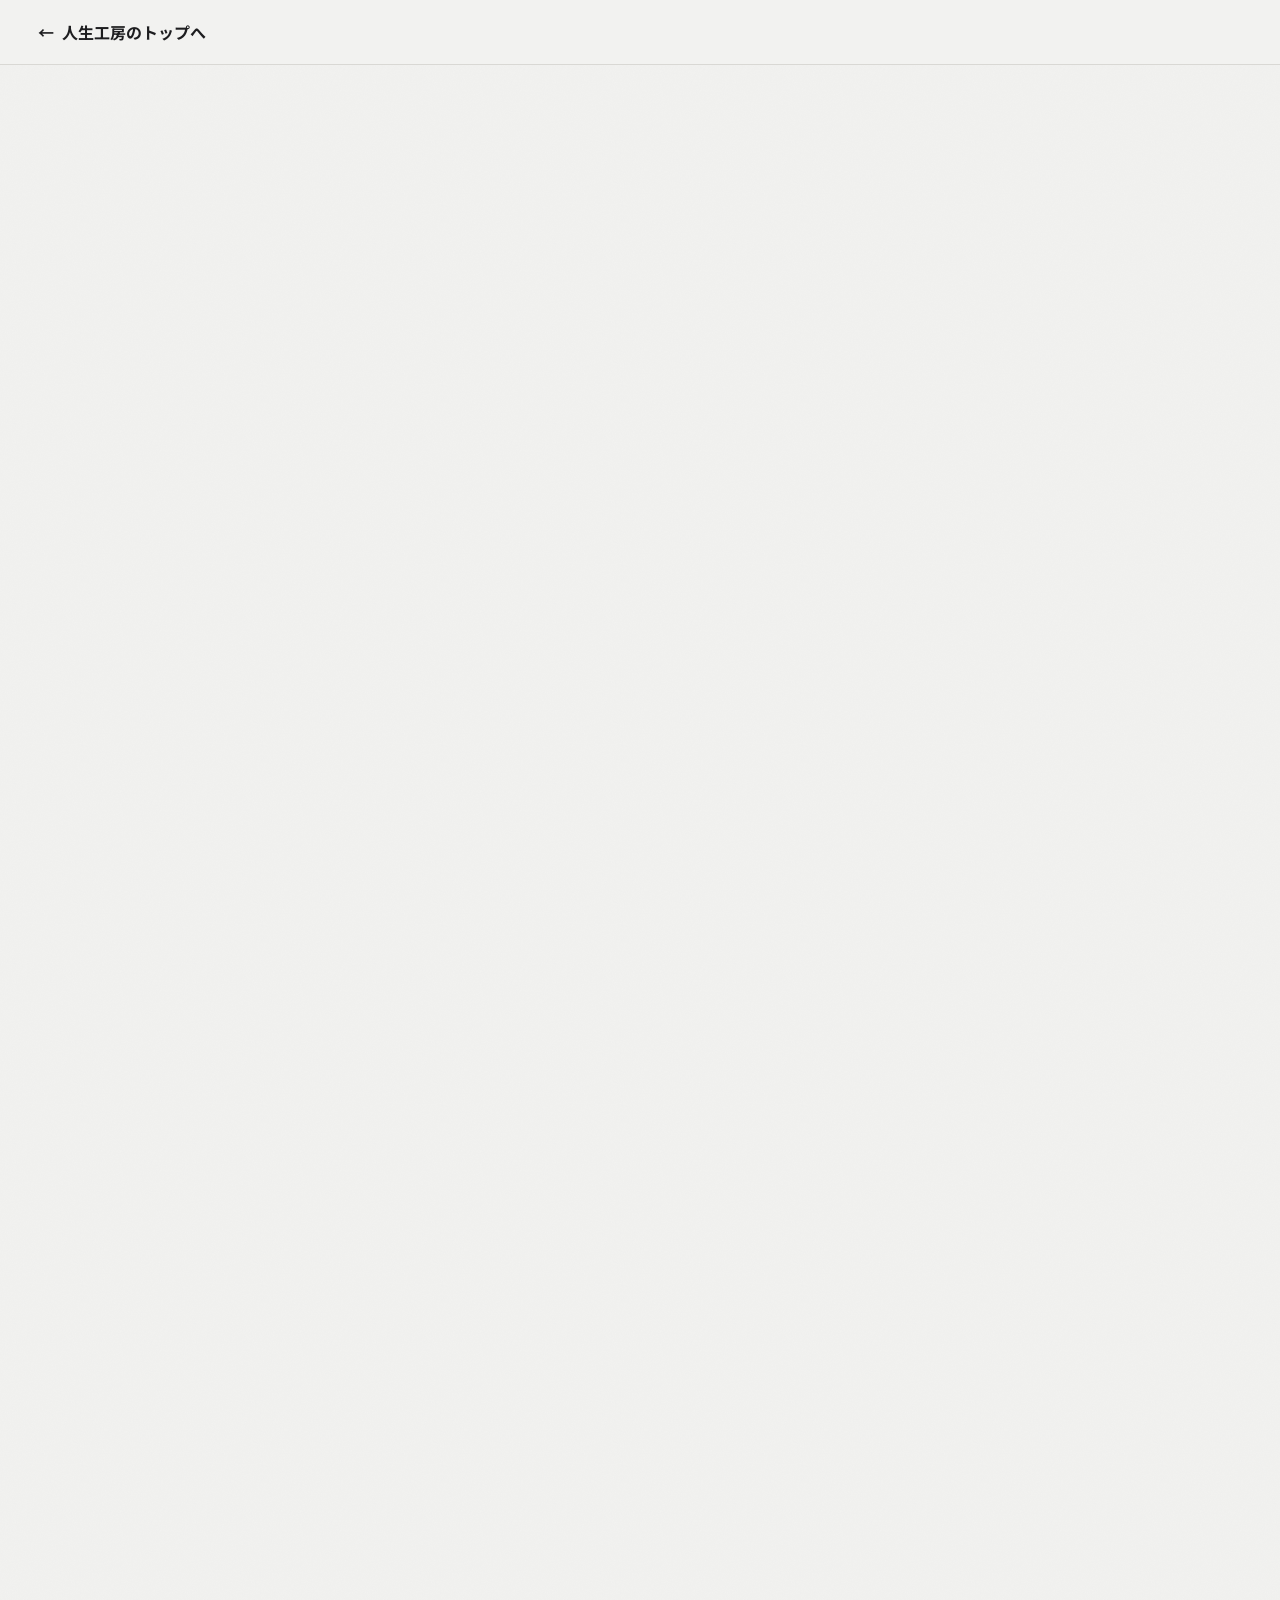
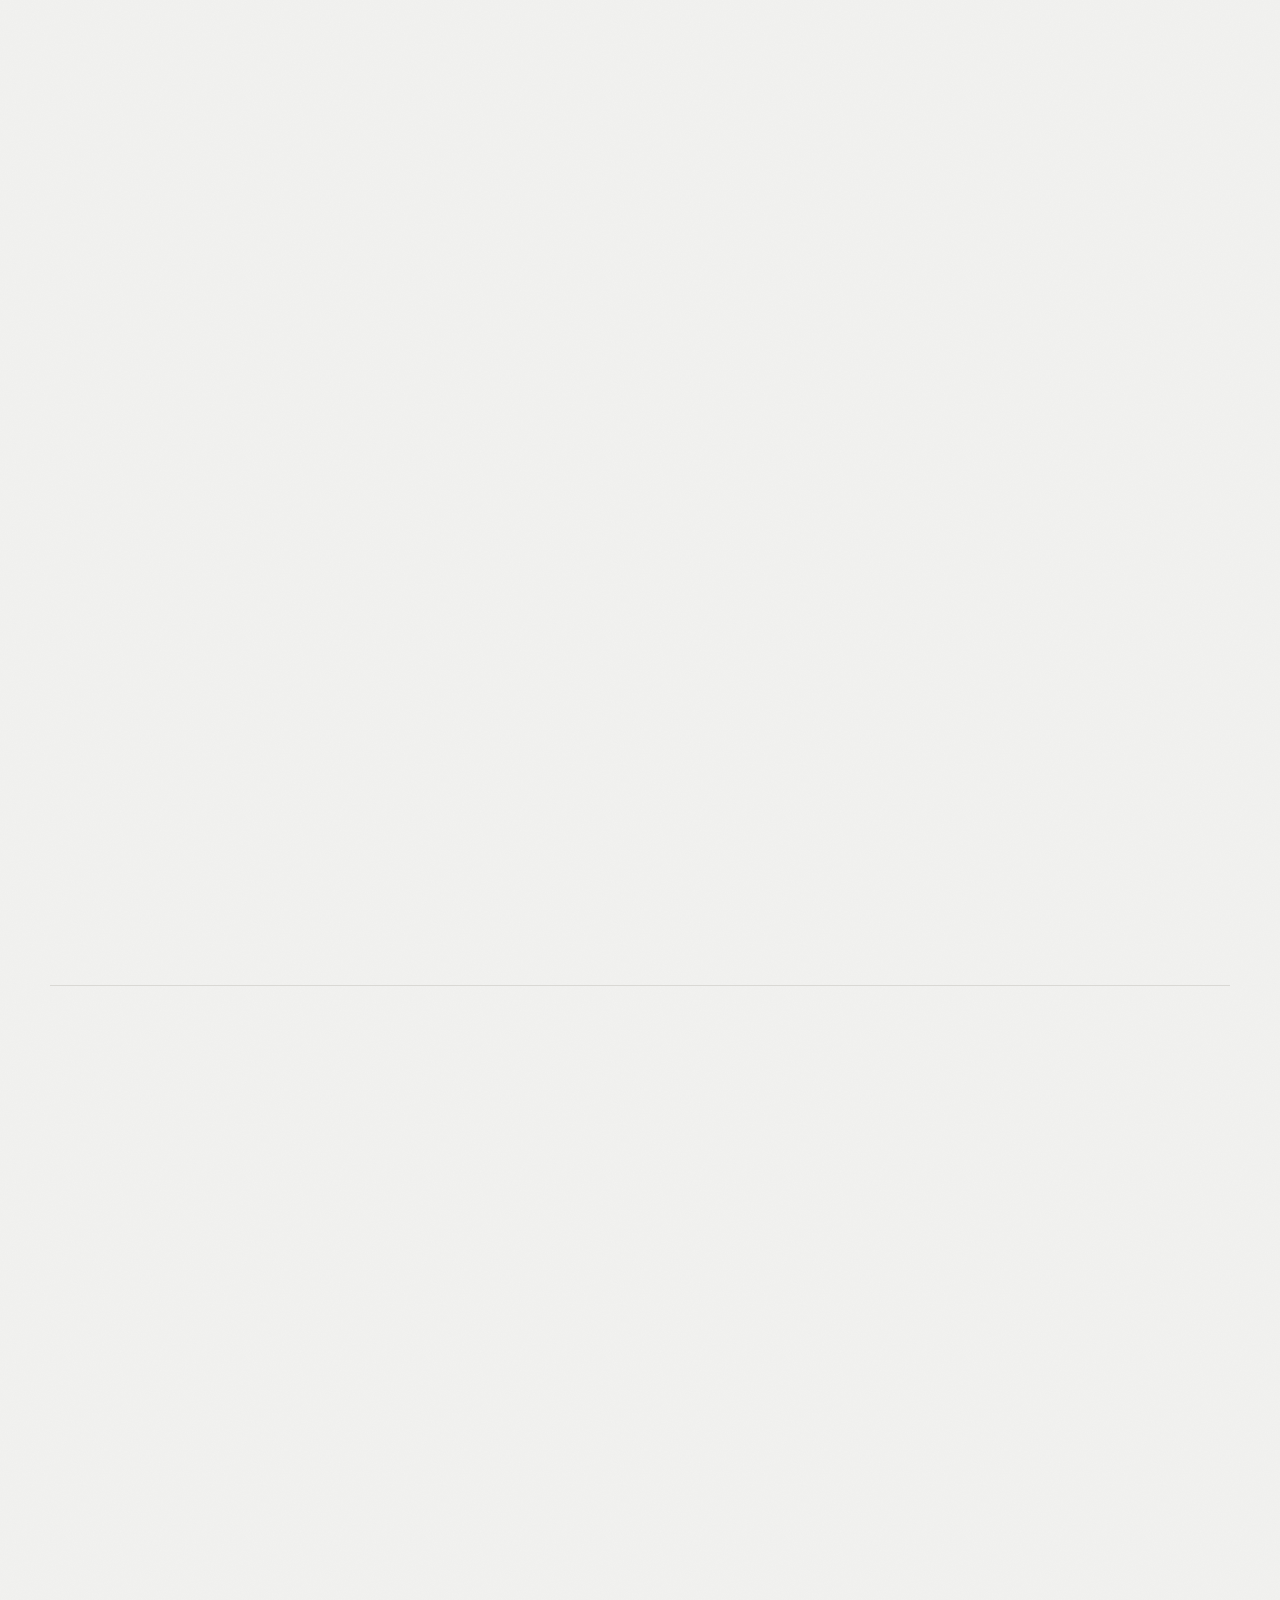
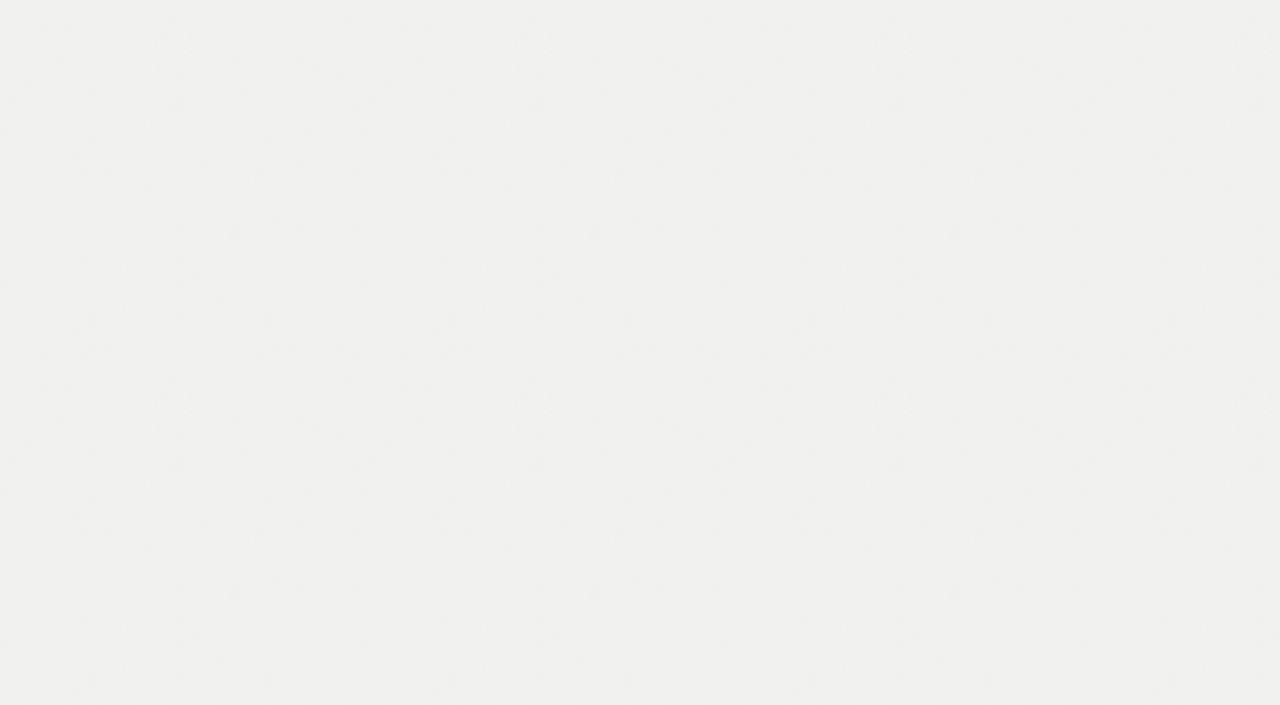
<file: brand.html>
<!doctype html>
<html lang="ja">
<head>
  <meta charset="utf-8">
  <meta name="viewport" content="width=device-width, initial-scale=1, viewport-fit=cover">
  <meta name="claude:viewport-fit-sides" content="cover">
  <script>try{var t=localStorage.getItem("jinseikoubo-theme");if(t==="light"||t==="dark")document.documentElement.setAttribute("data-theme",t)}catch(e){}</script>
  <title>人生工房 ロゴガイド</title>
  <meta name="description" content="人生工房のシンボルマーク・ネームロゴの考え方、バリエーション、色、使い方のルール。">
  <link rel="preconnect" href="https://fonts.googleapis.com">
  <link rel="preconnect" href="https://fonts.gstatic.com" crossorigin>
  <link rel="preload" as="style" href="https://fonts.googleapis.com/css2?family=Noto+Sans+JP:wght@400;500;700;900&family=Shippori+Mincho:wght@600;700;800&family=IBM+Plex+Mono:wght@500;600&display=swap" onload="this.onload=null;this.rel='stylesheet'">
  <noscript><link rel="stylesheet" href="https://fonts.googleapis.com/css2?family=Noto+Sans+JP:wght@400;500;700;900&family=Shippori+Mincho:wght@600;700;800&family=IBM+Plex+Mono:wght@500;600&display=swap"></noscript>
  <link rel="icon" href="data:image/svg+xml,%3Csvg xmlns='http://www.w3.org/2000/svg' viewBox='0 0 512 512' width='512' height='512' role='img' aria-label='%E4%BA%BA%E7%94%9F%E5%B7%A5%E6%88%BF'%3E%3Ctitle%3E%E4%BA%BA%E7%94%9F%E5%B7%A5%E6%88%BF%3C/title%3E%3Crect width='512' height='512' rx='112' fill='%231d1d1f'/%3E%3Cg transform='translate%2896.00 92.00%29 scale%283.2000%29'%3E%3Cg fill='%23ffffff'%3E%3Crect x='14' y='24' width='72' height='10' rx='5'/%3E%3Cpath d='M47 34H57C51 54 41 71 25 85H12C28 71 41 54 47 34Z'/%3E%3Cpath d='M46 55L53 48C61 65 71 77 88 85H72C61 79 53 69 46 55Z'/%3E%3Crect x='8' y='85' width='84' height='10' rx='5'/%3E%3C/g%3E%3Cg fill='%23e0715c'%3E%3Ccircle cx='83' cy='11' r='7'/%3E%3C/g%3E%3C/g%3E%3C/svg%3E">
  <link rel="stylesheet" href="assets/css/style.css">
  <style>
    .b-header { border-bottom: 1px solid var(--line); background: var(--bg); }
    .b-header .container { max-width: none; display: flex; align-items: center; gap: 12px; height: 64px; }
    .b-back { display: inline-flex; align-items: center; gap: 8px; min-height: 44px; padding: 0 12px 0 6px; border-radius: var(--shape-sm); text-decoration: none; font-weight: 700; }
    .b-back:hover { background: var(--bg-alt); }
    .b-hero { padding-block: 56px 40px; }
    .b-hero h1 { font-family: var(--font-display); font-weight: 800; font-size: clamp(30px, 6vw, 48px); letter-spacing: .06em; }
    .b-hero p { margin-top: 14px; max-width: 40em; color: var(--text-sub); font-size: 17px; }
    .b-sec { padding-block: 48px; border-top: 1px solid var(--line); }
    .b-sec h2 { font-family: var(--font-display); font-weight: 800; font-size: clamp(24px, 4vw, 32px); letter-spacing: .04em; margin-bottom: 20px; }
    .b-sec h3 { font-size: 18px; font-weight: 700; margin-bottom: 6px; }
    .b-grid { display: grid; gap: 16px; grid-template-columns: 1fr; }
    @media (min-width: 768px) { .b-grid--2 { grid-template-columns: repeat(2, minmax(0, 1fr)); } .b-grid--3 { grid-template-columns: repeat(3, minmax(0, 1fr)); } }
    .b-card { background: var(--surface); border-radius: var(--shape-lg); padding: 24px; min-width: 0; display: flex; flex-direction: column; gap: 12px; }
    .b-stage { display: grid; place-items: center; min-height: 220px; padding: 28px; border-radius: var(--shape-md); background: #f2f2f0; }
    .b-stage--ink { background: #1d1d1f; }
    .b-stage img { max-width: 100%; height: auto; max-height: 200px; }
    .b-card p { font-size: 15px; color: var(--text-sub); }
    .b-file { font-family: var(--font-mono); font-size: 13px; color: var(--text-sub); }
    .b-file a { color: var(--text); }
    .b-concept { display: grid; gap: 24px; align-items: center; }
    @media (min-width: 900px) { .b-concept { grid-template-columns: 320px minmax(0, 1fr); } }
    .b-concept dl { display: grid; gap: 16px; margin: 0; }
    .b-concept dt { font-weight: 700; font-size: 17px; }
    .b-concept dd { margin: 4px 0 0; color: var(--text-sub); font-size: 16px; }
    .b-swatches { display: grid; gap: 12px; grid-template-columns: repeat(2, minmax(0, 1fr)); }
    @media (min-width: 768px) { .b-swatches { grid-template-columns: repeat(4, minmax(0, 1fr)); } }
    .b-sw { border-radius: var(--shape-md); overflow: hidden; background: var(--surface); }
    .b-sw i { display: block; height: 96px; }
    .b-sw div { padding: 12px 14px; font-size: 14px; }
    .b-sw b { display: block; font-size: 16px; }
    .b-sw code { font-family: var(--font-mono); }
    .b-rules { display: grid; gap: 12px; }
    .b-rules li { background: var(--surface); border-radius: var(--shape-md); padding: 16px 18px; }
    .b-rules b { display: block; font-size: 16px; }
    .b-rules p { font-size: 15px; color: var(--text-sub); margin-top: 2px; }
    .b-dont { display: grid; gap: 12px; grid-template-columns: repeat(2, minmax(0, 1fr)); }
    @media (min-width: 768px) { .b-dont { grid-template-columns: repeat(4, minmax(0, 1fr)); } }
    .b-dont figure { margin: 0; background: var(--surface); border-radius: var(--shape-md); padding: 14px; text-align: center; }
    .b-dont .s { display: grid; place-items: center; height: 110px; background: #f2f2f0; border-radius: var(--shape-sm); position: relative; overflow: hidden; }
    .b-dont .s::after { content: "×"; position: absolute; right: 8px; top: 2px; color: var(--error); font-weight: 900; font-size: 22px; }
    .b-dont figcaption { margin-top: 8px; font-size: 14px; }
    .b-clear { position: relative; display: inline-block; padding: 26px; border: 1px dashed #c33e25; }
    .b-clear img { display: block; height: 104px; }
    .b-clear span { position: absolute; font-size: 12px; color: #c33e25; font-family: var(--font-mono); }
  </style>
</head>
<body>
  <header class="b-header">
    <div class="container">
      <a class="b-back" href="./"><span aria-hidden="true">←</span>人生工房のトップへ</a>
    </div>
  </header>

  <main id="main">
    <section class="container b-hero">
      <p class="section__en">BRAND GUIDE</p>
      <h1>ロゴガイド</h1>
      <p>人生工房のシンボルマークとネームロゴの考え方、種類、色、使い方のルールをまとめています。ロゴを使うときは、このページのルールに沿ってください。</p>
    </section>

    <section class="container b-sec">
      <h2>ロゴに込めた意味</h2>
      <div class="b-concept">
        <div class="b-stage"><img src="assets/logo/mark.svg" alt="人生工房のシンボルマーク" width="200" height="200"></div>
        <dl>
          <div><dt>「工」と「人」をひとつに</dt><dd>「工」の縦の線を「人」に置きかえました。人（人生）が工房の屋根を支え、土台の上に立つ姿で、「人生を、自分の手でつくる場所」を表しています。</dd></div>
          <div><dt>筆の払い</dt><dd>「人」の左払い・右払いに筆の抑揚を残し、日本の手仕事のあたたかさを込めました。</dd></div>
          <div><dt>朱の丸</dt><dd>作品に押す落款（らっかん）の朱と、「地上の太陽」と呼ばれるフュージョンエネルギーをはじめとする、未来の研究の象徴です。</dd></div>
          <div><dt>ネームロゴ</dt><dd>明朝体（Shippori Mincho）を図形化し、文字の形の端どうしの距離をそろえて、均一な字間に整えました。ローマ字は、漢字とまったく同じ幅になるよう字間を計算しています。</dd></div>
        </dl>
      </div>
    </section>

    <section class="container b-sec">
      <h2>ロゴの種類</h2>
      <div class="b-grid b-grid--2">
        <div class="b-card"><div class="b-stage"><img src="assets/logo/logo-horizontal.svg" alt="横組みロゴ" width="420" height="122"></div><h3>横組み（基本）</h3><p>ウェブサイト、名刺、資料の表紙など、もっとも多く使う形です。</p><p class="b-file"><a href="assets/logo/logo-horizontal.svg">logo-horizontal.svg</a> ／ <a href="assets/logo/logo-horizontal-white.svg">白抜き</a></p></div>
        <div class="b-card"><div class="b-stage"><img src="assets/logo/logo-stacked.svg" alt="縦積みロゴ" width="277" height="241"></div><h3>縦積み</h3><p>正方形に近い場所、ポスター、SNSのプロフィール画像に。</p><p class="b-file"><a href="assets/logo/logo-stacked.svg">logo-stacked.svg</a> ／ <a href="assets/logo/logo-stacked-white.svg">白抜き</a></p></div>
        <div class="b-card"><div class="b-stage"><img src="assets/logo/logo-vertical.svg" alt="縦書きロゴ" width="100" height="330"></div><h3>縦書き</h3><p>のれん、看板、和紙の便箋など、和の場面に。</p><p class="b-file"><a href="assets/logo/logo-vertical.svg">logo-vertical.svg</a> ／ <a href="assets/logo/logo-vertical-white.svg">白抜き</a></p></div>
        <div class="b-card"><div class="b-stage b-stage--ink"><img src="assets/logo/logotype-white.svg" alt="ネームロゴ（白抜き）" width="277" height="107"></div><h3>ネームロゴ単体</h3><p>シンボルがすでに近くにある場所や、文字だけで見せたい場面に。</p><p class="b-file"><a href="assets/logo/logotype.svg">logotype.svg</a> ／ <a href="assets/logo/logotype-white.svg">白抜き</a></p></div>
        <div class="b-card"><div class="b-stage"><img src="assets/logo/mark.svg" alt="シンボルマーク" width="140" height="140"></div><h3>シンボルマーク</h3><p>ファビコン、スタンプ、グッズなど、小さな場所や印として。</p><p class="b-file"><a href="assets/logo/mark.svg">mark.svg</a> ／ <a href="assets/logo/mark-white.svg">白抜き</a></p></div>
        <div class="b-card"><div class="b-stage"><img src="assets/logo/app-icon.svg" alt="アプリアイコン" width="160" height="160"></div><h3>アプリアイコン</h3><p>スマホアプリ、ホーム画面のアイコンに。</p><p class="b-file"><a href="assets/logo/app-icon.svg">app-icon.svg</a></p></div>
      </div>
    </section>

    <section class="container b-sec">
      <h2>ブランドカラー</h2>
      <div class="b-swatches">
        <div class="b-sw"><i style="background:#1d1d1f"></i><div><b>墨</b><code>#1D1D1F</code><br>ロゴの基本色・文字</div></div>
        <div class="b-sw"><i style="background:#c33e25"></i><div><b>朱</b><code>#C33E25</code><br>朱の丸・強調（白地で5.2:1）</div></div>
        <div class="b-sw"><i style="background:#e0715c"></i><div><b>朱（明）</b><code>#E0715C</code><br>暗い背景での朱の丸</div></div>
        <div class="b-sw"><i style="background:#f2f2f0;box-shadow:inset 0 0 0 1px #d9d8d4"></i><div><b>和紙</b><code>#F2F2F0</code><br>背景</div></div>
      </div>
    </section>

    <section class="container b-sec">
      <h2>使い方のルール</h2>
      <div class="b-grid b-grid--2">
        <div class="b-card">
          <div class="b-stage"><span class="b-clear"><img src="assets/logo/mark.svg" alt="" width="104" height="104"><span style="left:6px;top:4px">余白</span></span></div>
          <h3>周りの余白</h3>
          <p>ロゴの周りには、シンボルの高さの4分の1以上の余白を空け、ほかの文字や図形を置かないでください。</p>
        </div>
        <ul class="b-rules">
          <li><b>最小サイズ：シンボル単体</b><p>画面では16px、印刷では5mm以上。</p></li>
          <li><b>最小サイズ：ローマ字付きのロゴ</b><p>ネームロゴの漢字の高さが40px（印刷では10mm）以上のときだけ使います。それより小さい場所では、ローマ字のない「シンボル＋人生工房」を使います。</p></li>
          <li><b>背景</b><p>明るい背景には墨のロゴ、暗い背景や写真の上には白抜きのロゴを使います。</p></li>
          <li><b>書体</b><p>見出しは Shippori Mincho、本文は Noto Sans JP を使います。</p></li>
        </ul>
      </div>
      <h3 style="margin-top:32px">やってはいけないこと</h3>
      <div class="b-dont" style="margin-top:12px">
        <figure><div class="s"><img src="assets/logo/mark.svg" alt="" width="70" height="70" style="transform:scaleX(1.5)"></div><figcaption>縦横の比率を変える</figcaption></figure>
        <figure><div class="s"><img src="assets/logo/mark.svg" alt="" width="70" height="70" style="filter:hue-rotate(160deg) saturate(3)"></div><figcaption>色を変える</figcaption></figure>
        <figure><div class="s"><img src="assets/logo/mark.svg" alt="" width="70" height="70" style="filter:drop-shadow(4px 6px 3px rgba(0,0,0,.6))"></div><figcaption>影や効果を付ける</figcaption></figure>
        <figure><div class="s"><img src="assets/logo/mark.svg" alt="" width="70" height="70" style="transform:rotate(-18deg)"></div><figcaption>回転させる</figcaption></figure>
      </div>
    </section>

    <section class="container b-sec">
      <h2>書体のライセンス</h2>
      <p style="color:var(--text-sub)">ネームロゴの字形は、SIL Open Font License 1.1 で公開されている書体「Shippori Mincho」をもとに作成しています。このライセンスでは、字形を図形化してロゴに使うことが認められています。</p>
    </section>
  </main>

  <footer class="footer"><p class="footer__bottom">© 人生工房 ― 構想デモサイト</p></footer>
</body>
</html>
</file>
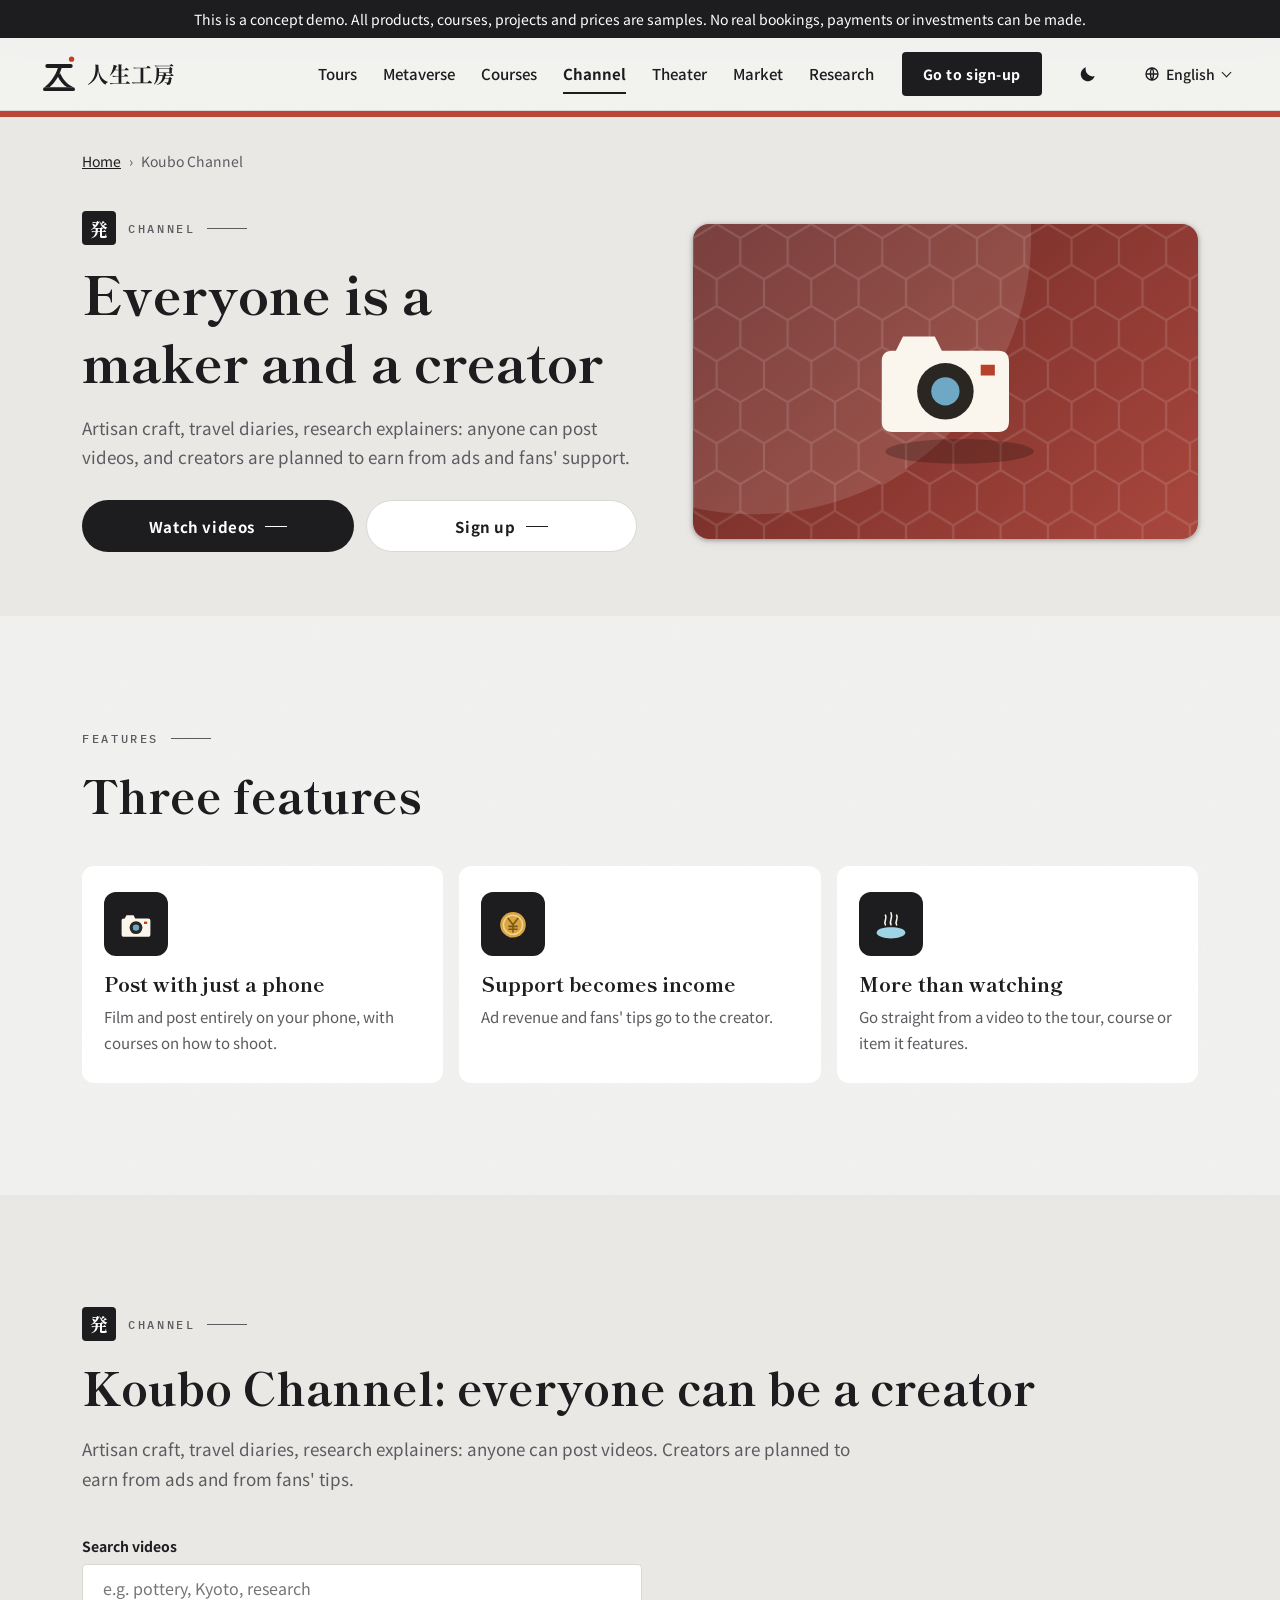
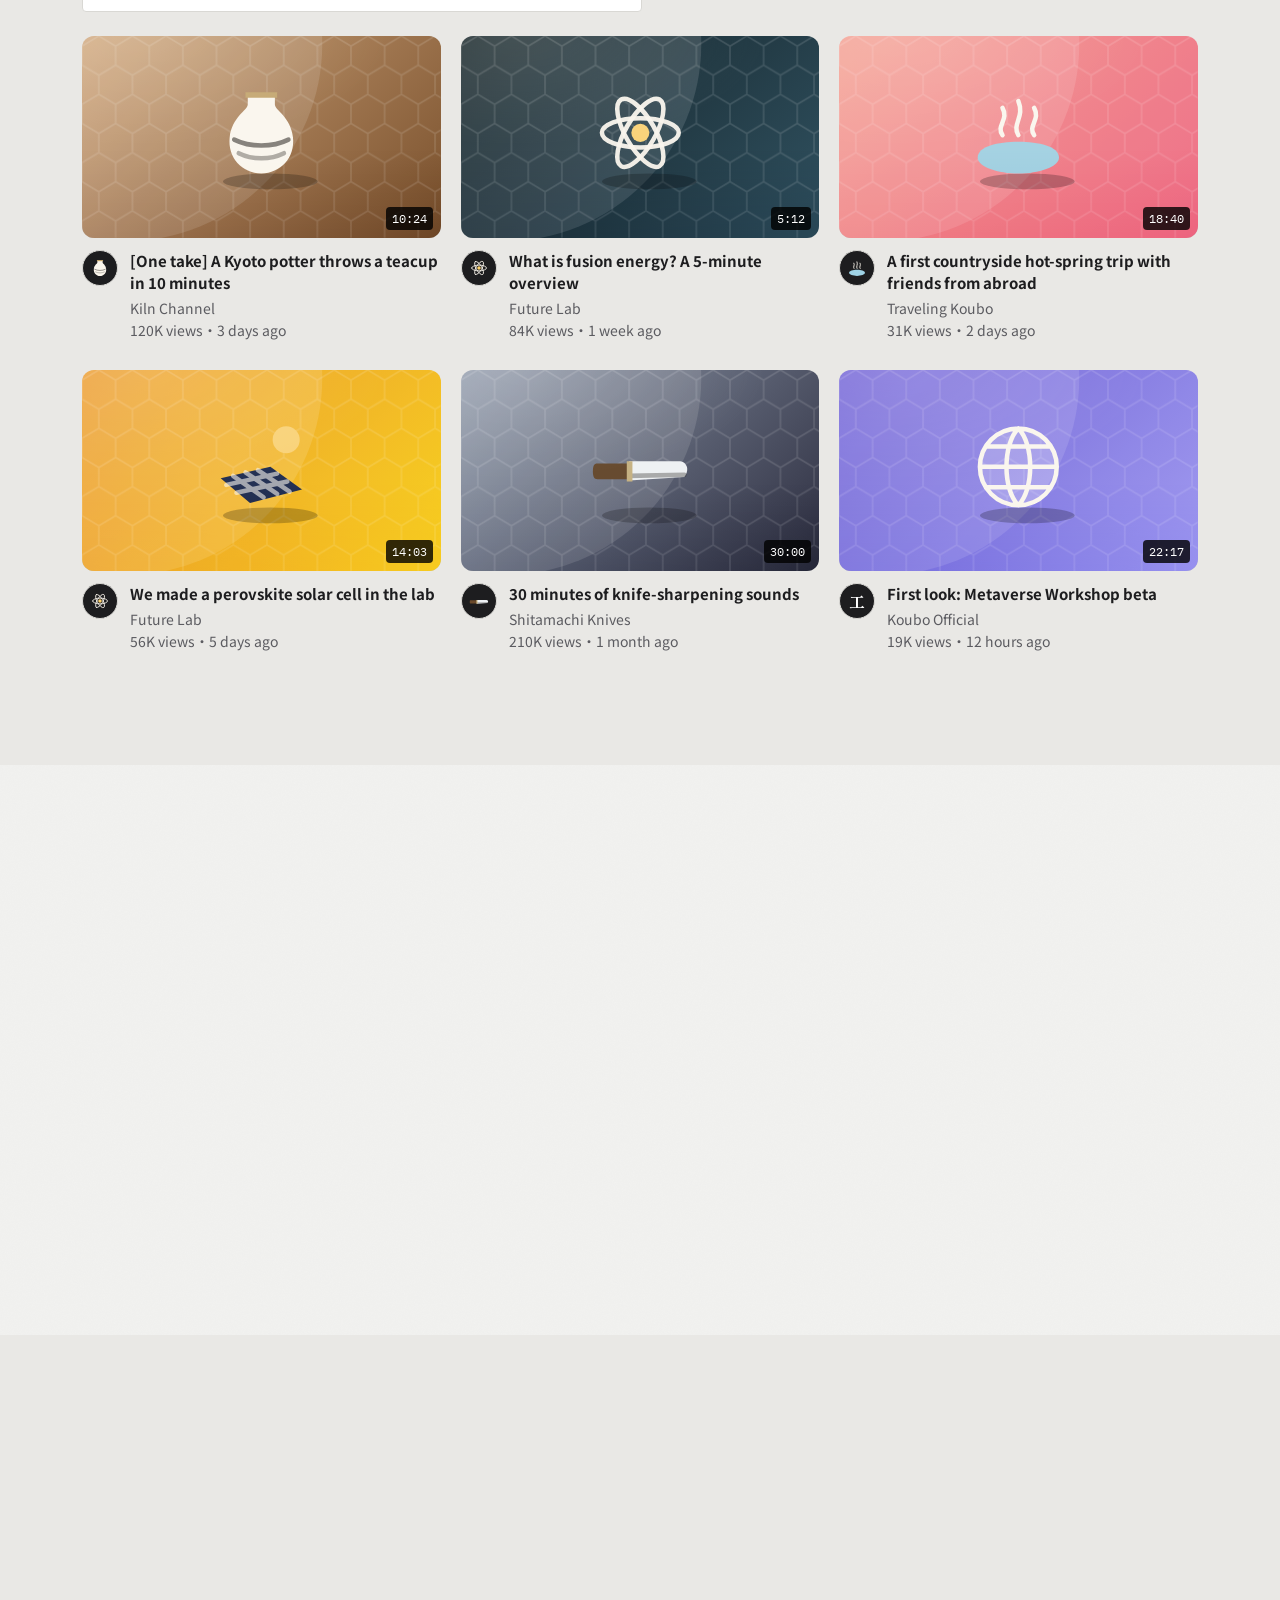
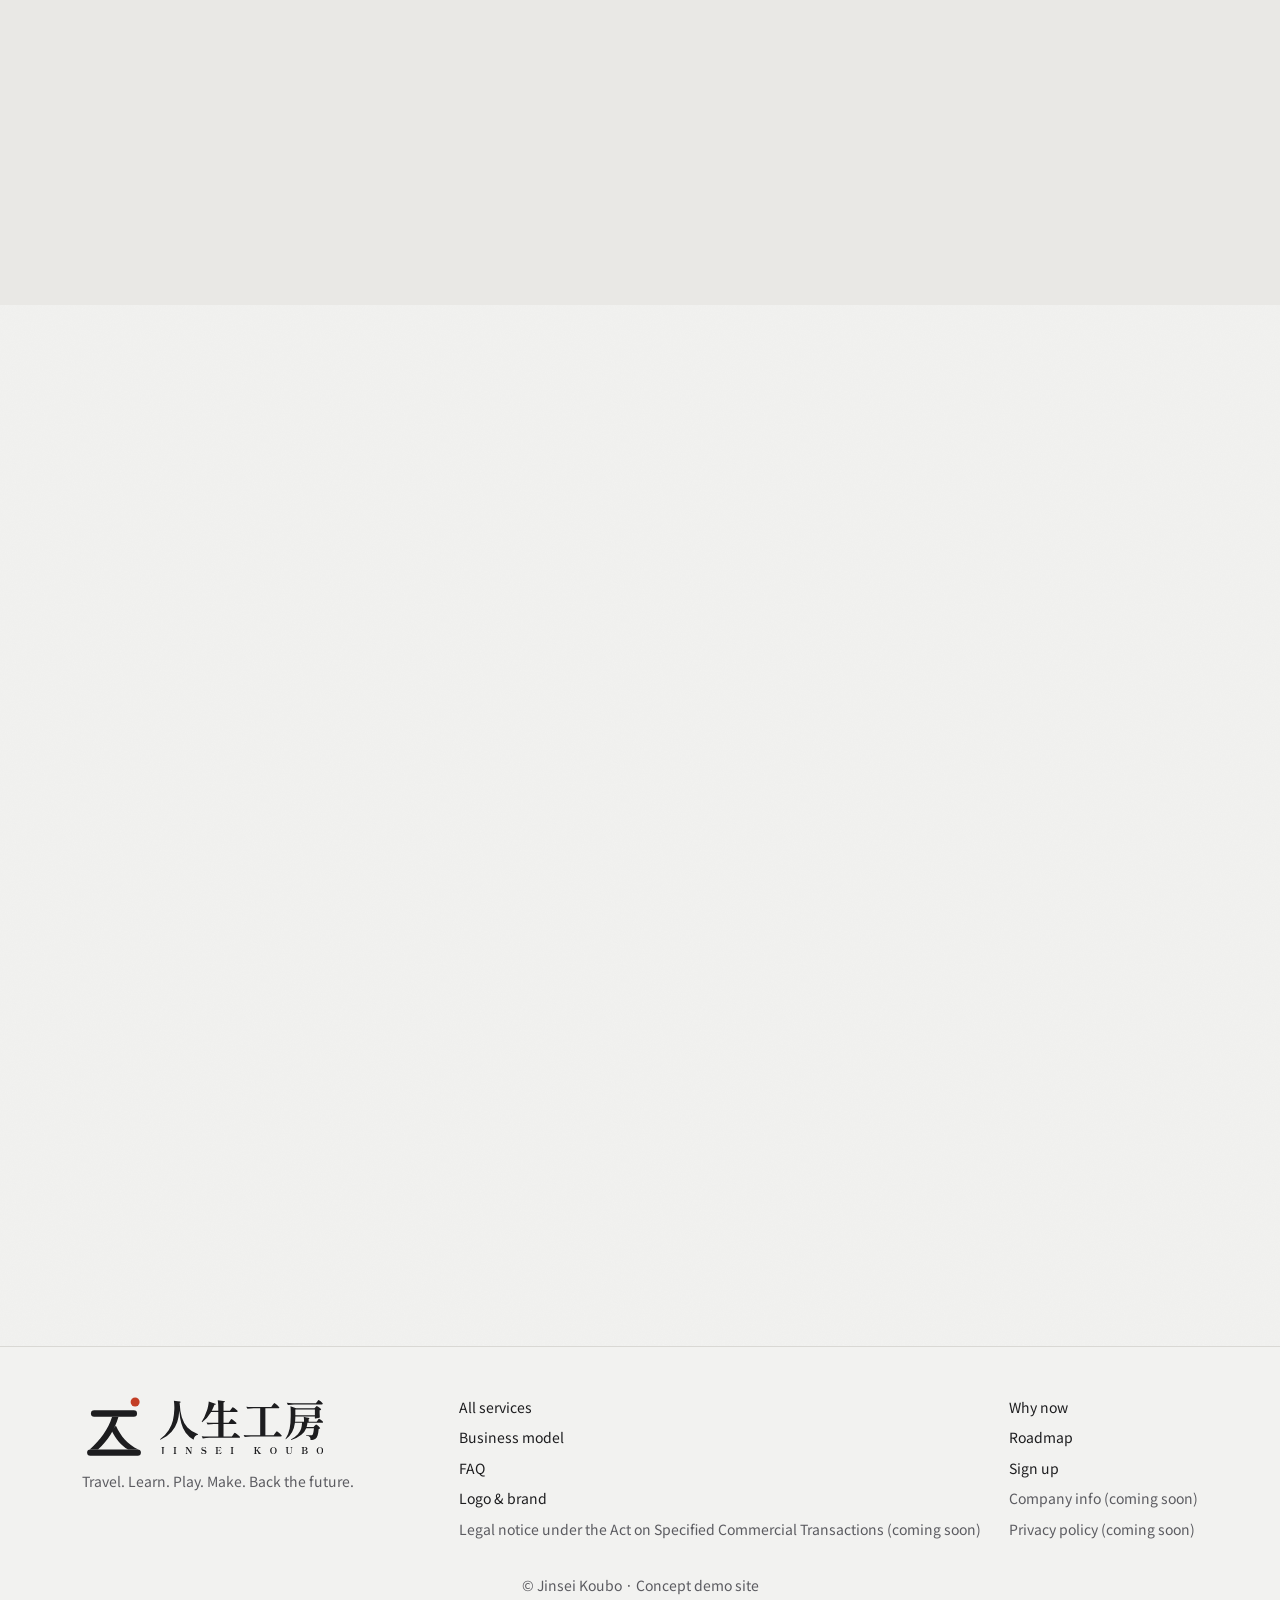
<file: channel.html>
<!doctype html>
<html lang="ja">
<head>
  <meta charset="utf-8">
  <meta name="viewport" content="width=device-width, initial-scale=1, viewport-fit=cover">
  <meta name="claude:viewport-fit-sides" content="cover">
  <script>try{var t=localStorage.getItem("jinseikoubo-theme");if(t==="light"||t==="dark")document.documentElement.setAttribute("data-theme",t)}catch(e){}</script>
  <title>工房チャンネル｜人生工房</title>
  <meta name="jk:title-en" content="Koubo Channel | Jinsei Koubo">
  <meta name="description" content="職人の手仕事、旅の記録、研究者の解説。だれでも動画を投稿でき、広告やファンからの応援で、発信者に収益が届くしくみを想定しています。">
  <meta name="theme-color" content="#0f1838">
  <link rel="icon" href="data:image/svg+xml,%3Csvg xmlns='http://www.w3.org/2000/svg' viewBox='0 0 512 512' width='512' height='512' role='img' aria-label='%E4%BA%BA%E7%94%9F%E5%B7%A5%E6%88%BF'%3E%3Ctitle%3E%E4%BA%BA%E7%94%9F%E5%B7%A5%E6%88%BF%3C/title%3E%3Crect width='512' height='512' rx='112' fill='%231d1d1f'/%3E%3Cg transform='translate%2896.00 92.00%29 scale%283.2000%29'%3E%3Cg fill='%23ffffff'%3E%3Crect x='14' y='24' width='72' height='10' rx='5'/%3E%3Cpath d='M47 34H57C51 54 41 71 25 85H12C28 71 41 54 47 34Z'/%3E%3Cpath d='M46 55L53 48C61 65 71 77 88 85H72C61 79 53 69 46 55Z'/%3E%3Crect x='8' y='85' width='84' height='10' rx='5'/%3E%3C/g%3E%3Cg fill='%23e0715c'%3E%3Ccircle cx='83' cy='11' r='7'/%3E%3C/g%3E%3C/g%3E%3C/svg%3E">
  <link rel="canonical" href="https://shomayamamoto-ai.github.io/jinseikoubo/channel.html">
  <meta property="og:type" content="website">
  <meta property="og:site_name" content="人生工房">
  <meta property="og:title" content="工房チャンネル｜人生工房">
  <meta property="og:description" content="職人の手仕事、旅の記録、研究者の解説。だれでも動画を投稿でき、広告やファンからの応援で、発信者に収益が届くしくみを想定しています。">
  <meta property="og:url" content="https://shomayamamoto-ai.github.io/jinseikoubo/channel.html">
  <meta property="og:image" content="https://shomayamamoto-ai.github.io/jinseikoubo/assets/og/channel.png">
  <meta property="og:image:width" content="1200">
  <meta property="og:image:height" content="630">
  <meta name="twitter:card" content="summary_large_image">
  <link rel="preconnect" href="https://fonts.googleapis.com">
  <link rel="preconnect" href="https://fonts.gstatic.com" crossorigin>
  <link rel="preload" as="style" href="https://fonts.googleapis.com/css2?family=Noto+Sans+JP:wght@400;500;700;900&family=Shippori+Mincho:wght@600;700;800&family=IBM+Plex+Mono:wght@500;600&display=swap" onload="this.onload=null;this.rel='stylesheet'">
  <noscript><link rel="stylesheet" href="https://fonts.googleapis.com/css2?family=Noto+Sans+JP:wght@400;500;700;900&family=Shippori+Mincho:wght@600;700;800&family=IBM+Plex+Mono:wght@500;600&display=swap"></noscript>
  <link rel="stylesheet" href="assets/css/style.css">
  <script type="application/ld+json">{"@context": "https://schema.org", "@type": "BreadcrumbList", "itemListElement": [{"@type": "ListItem", "position": 1, "name": "人生工房", "item": "https://shomayamamoto-ai.github.io/jinseikoubo/"}, {"@type": "ListItem", "position": 2, "name": "工房チャンネル", "item": "https://shomayamamoto-ai.github.io/jinseikoubo/channel.html"}]}</script>
</head>
<body>
  <svg xmlns="http://www.w3.org/2000/svg" style="display:none"><symbol id="lg-mark" viewBox="0 0 100 100"><g fill="currentColor"><rect x="14" y="24" width="72" height="10" rx="5"/><path d="M47 34H57C51 54 41 71 25 85H12C28 71 41 54 47 34Z"/><path d="M46 55L53 48C61 65 71 77 88 85H72C61 79 53 69 46 55Z"/><rect x="8" y="85" width="84" height="10" rx="5"/></g><g fill="var(--logo-sun, #c33e25)"><circle cx="83" cy="11" r="7"/></g></symbol><symbol id="lg-kanji" viewBox="0 0 261.13 64.00"><g fill="currentColor"><path d="M28.39 2.16Q33.25 2.36 33.25 3.1Q33.25 3.37 32.57 3.84L31.36 4.59Q32.1 18.34 34.9 27.79Q37.7 37.23 43.94 43.9Q50.17 50.58 60.97 54.76L60.83 55.57Q57.93 56.11 56.11 58.13Q54.29 60.16 53.68 63.46Q45.79 59.08 41.07 52.43Q36.35 45.79 34.06 37.23Q31.76 28.66 30.89 17.06Q30.21 27.04 27.62 35.14Q25.02 43.23 18.58 50.65Q12.14 58.07 0.67 63.8L0 62.85Q8.9 56.11 13.83 48.35Q18.75 40.6 20.64 32.61Q22.52 24.62 22.93 14.9L23 12.54Q23 6.61 22.19 1.28Z"/><path d="M111.81 33.45Q112.22 32.98 112.83 32.13Q113.43 31.29 113.8 30.89Q114.17 30.48 114.44 30.48Q114.85 30.48 116.87 32Q118.9 33.52 120.72 35.14Q122.54 36.75 122.54 37.23Q122.27 38.31 120.78 38.31H101.63V58.54H114.92L117.07 55.5Q117.34 55.1 118.02 54.19Q118.69 53.28 119.1 52.84Q119.5 52.4 119.77 52.4Q120.18 52.4 122.27 53.99Q124.36 55.57 126.21 57.26Q128.07 58.94 128.07 59.41Q127.8 60.49 126.18 60.49H78.57Q73.78 60.56 68.45 61.44L66.77 58Q70.47 58.4 75.73 58.54H93.27V38.31H86.26Q81.47 38.37 76.14 39.25L74.39 35.81Q78.09 36.21 83.36 36.35H93.27V19.09H81.8Q75.67 29.54 67.44 35.61L66.7 35Q71.49 27.72 75.06 16.99Q76.14 13.76 77.02 9.44Q77.89 5.13 77.96 2.43L89.63 6.27Q89.49 6.88 88.85 7.28Q88.21 7.69 87.13 7.69Q84.77 13.69 82.82 17.2H93.27V14.36Q93.27 5.87 92.39 0.54L103.99 1.96Q103.86 2.77 103.35 3.24Q102.85 3.71 101.63 3.91V17.2H111.81L113.91 14.36Q114.24 13.89 114.85 13.08Q115.46 12.27 115.83 11.87Q116.2 11.46 116.47 11.46Q116.87 11.46 118.86 12.91Q120.85 14.36 122.64 15.95Q124.43 17.53 124.43 18.01Q124.22 19.09 122.54 19.09H101.63V36.35H109.72Z"/><path d="M180.2 8.09Q180.47 7.69 181.14 6.78Q181.82 5.87 182.22 5.43Q182.63 4.99 182.9 4.99Q183.3 4.99 185.36 6.58Q187.41 8.16 189.27 9.88Q191.12 11.6 191.12 12.07Q190.99 12.61 190.45 12.88Q189.91 13.15 189.23 13.15H168.6V56.45H181.88L184.11 53.34Q184.45 52.87 185.09 51.96Q185.73 51.05 186.13 50.61Q186.54 50.17 186.81 50.17Q187.21 50.17 189.27 51.76Q191.33 53.34 193.18 55.06Q195.03 56.78 195.03 57.26Q194.77 58.34 193.15 58.34H145.6Q140.81 58.4 135.49 59.28L133.8 55.91Q137.51 56.31 142.77 56.45H160.3V13.15H149.92Q145.13 13.22 139.8 14.09L138.05 10.66Q141.76 11.06 147.02 11.19H178.04Z"/><path d="M251.41 2.56Q251.68 2.23 252.22 1.48Q252.76 0.74 253.1 0.37Q253.44 0 253.71 0Q254.11 0 255.83 1.32Q257.55 2.63 259.03 4.05Q260.52 5.46 260.52 5.93Q260.25 7.01 258.77 7.01H214.73Q209.94 7.08 204.61 7.96L202.86 4.59Q206.57 4.99 211.83 5.13H249.59ZM248.72 11.4Q249.05 11.06 249.73 10.25Q250.4 9.44 250.81 9.44Q251.21 9.44 253 10.69Q254.79 11.94 256.34 13.32Q257.89 14.7 257.89 15.17Q257.62 15.58 256.94 15.95Q256.27 16.32 255.39 16.46V20.3L255.46 22.59Q255.53 25.22 255.73 27.58Q255.46 28.19 253.17 28.97Q250.87 29.74 249.12 29.74Q247.64 29.74 247.64 28.39Q247.7 28.19 247.74 27.95Q247.77 27.72 247.84 27.45V26.23H216.55Q216.55 31.09 216.14 34.66H230.44Q230.44 29.74 229.97 26.64Q235.16 27.85 237.12 28.49Q239.07 29.13 239.07 29.61Q239.07 29.88 238.74 30.08L237.86 30.68V34.66H250.6L252.36 32.24Q252.7 31.83 253.2 31.16Q253.71 30.48 254.01 30.15Q254.31 29.81 254.58 29.81Q254.99 29.81 256.64 31.06Q258.29 32.3 259.71 33.65Q261.13 35 261.13 35.47Q260.86 36.55 259.3 36.55H235.9Q235.5 40.06 234.62 43.09H245.75L247.5 41.21Q247.77 40.94 248.31 40.4Q248.85 39.86 249.19 39.59Q249.53 39.32 249.8 39.32Q250.2 39.32 251.82 40.56Q253.44 41.81 254.85 43.23Q256.27 44.64 256.27 45.12Q255.66 45.99 253.91 46.26Q253.3 53.21 252.16 56.92Q251.01 60.63 248.85 62.18Q247.44 63.19 245.51 63.6Q243.59 64 240.83 64Q240.96 60.7 239.61 59.28Q237.93 57.59 233.68 56.85L233.74 55.91Q235.84 56.11 238.06 56.28Q240.29 56.45 241.7 56.45Q243.12 56.45 243.79 55.97Q245.41 54.63 246.29 45.05H233.95Q231.72 50.98 226.16 55.7Q220.59 60.43 209.94 63.93L209.33 63.06Q216.75 59.08 220.63 54.69Q224.51 50.31 225.79 46.06Q227.07 41.81 227.27 36.55H215.94Q213.65 54.22 201.31 62.99L200.77 62.45Q205.83 54.9 207.48 45.79Q209.13 36.69 209.13 25.56V17.87Q209.13 12.95 208.66 9.85L217.76 13.35H247.17ZM247.84 24.28V15.31H216.55V24.28Z"/></g></symbol><symbol id="lg-roman" viewBox="0 0 261.13 11"><g fill="currentColor"><path d="M0 12.18Q0 11.82 0.22 11.62Q0.43 11.42 0.7 11.42Q1.12 11.42 1.51 11.76Q1.71 11.92 2.09 12.39Q2.28 12.61 2.42 12.73Q2.56 12.85 2.71 12.85Q2.82 12.85 2.91 12.8Q3 12.76 3.03 12.7Q3.35 12.45 3.5 11.64Q3.65 10.84 3.65 9.27V1.59Q3.65 0.88 3.3 0.63Q2.95 0.39 2.38 0.39H2.19Q2.09 0.39 2.09 0.21Q2.09 0.01 2.19 0.01H7.02Q7.14 0.01 7.14 0.21Q7.14 0.39 7.02 0.39H6.84Q6.29 0.39 5.94 0.64Q5.59 0.89 5.59 1.59L5.6 9.36Q5.6 10.91 5.01 11.84Q4.41 12.77 3.58 13.15Q2.76 13.53 2 13.53Q1.42 13.53 0.96 13.33Q0.51 13.12 0.25 12.8Q0 12.49 0 12.18Z"/><path d="M21.5 11Q21.4 11 21.4 10.81Q21.4 10.64 21.5 10.64H21.68Q22.25 10.64 22.59 10.39Q22.93 10.14 22.93 9.45L22.95 1.58Q22.95 0.88 22.6 0.63Q22.25 0.39 21.68 0.39H21.5Q21.4 0.39 21.4 0.19Q21.4 0.01 21.5 0.01H26.33Q26.44 0.01 26.44 0.19Q26.44 0.39 26.33 0.39H26.15Q25.57 0.39 25.24 0.63Q24.9 0.88 24.9 1.58V9.45Q24.9 10.15 25.24 10.4Q25.59 10.64 26.15 10.64H26.33Q26.44 10.64 26.44 10.81Q26.44 11 26.33 11Z"/><path d="M40.8 11Q40.71 11 40.71 10.81Q40.71 10.64 40.8 10.64H40.95Q41.44 10.64 41.83 10.28Q42.23 9.93 42.23 9.29V1.43Q42.03 0.94 41.74 0.7Q41.45 0.46 40.99 0.39L40.8 0.37Q40.74 0.36 40.72 0.32Q40.69 0.28 40.69 0.19Q40.69 0.01 40.8 0.01H43.88L49.46 8.05V1.71Q49.46 1.09 49.05 0.74Q48.65 0.39 48.16 0.37H48.01Q47.91 0.37 47.91 0.19Q47.91 0.01 48.01 0.01H51.48Q51.59 0.01 51.59 0.19Q51.59 0.37 51.48 0.37H51.31Q50.81 0.39 50.43 0.74Q50.04 1.09 50.04 1.71V11H49.1L42.82 1.91V9.29Q42.82 9.93 43.23 10.28Q43.63 10.64 44.11 10.64H44.27Q44.37 10.64 44.37 10.81Q44.37 11 44.27 11Z"/><path d="M67.9 10.63Q67.71 10.54 67.53 10.54Q67.32 10.54 67.1 10.68Q66.87 10.82 66.56 11.13L65.88 8.21L65.85 8.08Q65.85 8.05 65.88 8.02Q65.92 7.99 65.96 7.97Q66 7.96 66.01 7.94Q66.04 7.93 66.1 7.93Q66.16 7.93 66.26 8.05Q67.93 10.58 70.3 10.58Q71.26 10.58 71.91 10.09Q72.55 9.6 72.55 8.63Q72.55 7.5 71.32 6.95Q70.71 6.68 69.68 6.35Q69.54 6.3 69.01 6.13Q68.47 5.95 68.05 5.74Q66.29 4.84 66.29 3.06Q66.29 2.38 66.61 1.65Q66.92 0.92 67.7 0.39Q68.48 -0.13 69.78 -0.13Q70.24 -0.13 70.68 -0.03Q71.12 0.07 71.75 0.28Q71.99 0.37 72.17 0.37Q72.58 0.37 73 -0.13L73.76 2.44L73.79 2.55Q73.79 2.64 73.66 2.68Q73.57 2.71 73.52 2.71Q73.45 2.71 73.37 2.62Q73.19 2.33 72.73 1.81Q72.27 1.3 71.49 0.84Q70.71 0.39 69.74 0.39Q68.87 0.39 68.41 0.75Q67.95 1.12 67.8 1.54Q67.65 1.95 67.65 2.25Q67.65 3.2 68.63 3.73Q68.95 3.89 69.46 4.08Q69.97 4.26 70.51 4.44Q71.76 4.84 72.39 5.13Q73.45 5.63 73.89 6.36Q74.34 7.08 74.34 7.91Q74.34 8.84 73.89 9.58Q73.43 10.33 72.55 10.76Q71.67 11.19 70.45 11.19Q69.33 11.19 67.9 10.63Z"/><path d="M98.57 8.18Q98.57 8.24 98.54 8.3Q98.51 8.36 98.5 8.41L97.92 9.94L97.53 11H88.72Q88.6 11 88.6 10.81Q88.6 10.64 88.72 10.64H88.9Q89.46 10.64 89.81 10.39Q90.15 10.14 90.15 9.43V1.57Q90.15 0.86 89.8 0.62Q89.45 0.37 88.9 0.37H88.72Q88.6 0.37 88.6 0.18Q88.6 0.01 88.72 0.01H97.17Q97.47 0.52 97.77 1.1Q98.08 1.68 98.21 1.95L98.23 2.01Q98.23 2.07 98.12 2.15Q98.06 2.18 98.02 2.18Q97.95 2.18 97.89 2.12Q97.26 1.48 96.19 0.96Q95.13 0.45 94.05 0.45H93.77Q93.16 0.45 92.83 0.5Q92.49 0.55 92.3 0.75Q92.1 0.94 92.1 1.37V5.05H93.31Q94.13 5.05 94.41 5.04Q95.05 5.02 95.42 4.58Q95.78 4.14 95.78 3.58Q95.78 3.47 95.98 3.47Q96.08 3.47 96.12 3.5Q96.16 3.52 96.16 3.58V7.05Q96.16 7.11 96.12 7.13Q96.08 7.15 95.98 7.15Q95.78 7.15 95.78 7.05Q95.78 6.48 95.42 6.05Q95.05 5.62 94.41 5.6Q94.13 5.59 93.31 5.59H92.1V9.61Q92.1 10.14 92.42 10.32Q92.74 10.51 93.43 10.55Q93.58 10.57 93.89 10.57Q94.2 10.57 94.4 10.55Q95.71 10.48 96.6 9.77Q97.48 9.06 98.23 8.05Q98.27 7.99 98.35 7.99Q98.41 7.99 98.47 8.02Q98.57 8.06 98.57 8.18Z"/><path d="M112.93 11Q112.83 11 112.83 10.81Q112.83 10.64 112.93 10.64H113.11Q113.68 10.64 114.02 10.39Q114.36 10.14 114.36 9.45L114.38 1.58Q114.38 0.88 114.03 0.63Q113.68 0.39 113.11 0.39H112.93Q112.83 0.39 112.83 0.19Q112.83 0.01 112.93 0.01H117.76Q117.87 0.01 117.87 0.19Q117.87 0.39 117.76 0.39H117.58Q117 0.39 116.67 0.63Q116.33 0.88 116.33 1.58V9.45Q116.33 10.15 116.67 10.4Q117.02 10.64 117.58 10.64H117.76Q117.87 10.64 117.87 10.81Q117.87 11 117.76 11Z"/><path d="M161.97 10.82Q161.97 11 161.87 11H156.88Q156.77 11 156.77 10.82Q156.77 10.63 156.88 10.63Q157.35 10.63 157.6 10.52Q157.84 10.42 157.84 10.18Q157.84 9.93 157.5 9.45L155.83 7.29L154.59 5.69L154.07 6.23L153.66 6.66V9.43Q153.66 10.14 154 10.38Q154.34 10.63 154.91 10.63H155.09Q155.19 10.63 155.19 10.81Q155.19 11 155.09 11H150.26Q150.15 11 150.15 10.81Q150.15 10.63 150.26 10.63H150.45Q151.02 10.63 151.35 10.37Q151.69 10.12 151.69 9.43V1.58Q151.69 0.88 151.35 0.63Q151 0.39 150.45 0.39H150.26Q150.15 0.39 150.15 0.19Q150.15 0.01 150.26 0.01H155.09Q155.21 0.01 155.21 0.19Q155.21 0.39 155.09 0.39H154.91Q154.33 0.39 153.99 0.63Q153.66 0.88 153.66 1.58V5.87Q154.85 4.62 156.17 3.22Q157.49 1.82 157.77 1.49Q157.99 1.22 157.99 1Q157.99 0.72 157.68 0.54Q157.37 0.37 156.83 0.37Q156.73 0.37 156.73 0.18Q156.73 0.01 156.83 0.01H161.23Q161.35 0.01 161.35 0.18Q161.35 0.37 161.23 0.37Q159.84 0.37 158.66 1.51Q158.44 1.7 156.25 3.98L155.98 4.25L156.76 5.28Q159.16 8.53 159.74 9.24Q160.2 9.82 160.46 10.08Q160.72 10.34 161.05 10.49Q161.38 10.63 161.87 10.63Q161.97 10.63 161.97 10.82Z"/><path d="M176.23 5.53Q176.23 3.74 177.01 2.46Q177.8 1.18 179 0.52Q180.21 -0.13 181.46 -0.13Q182.71 -0.13 183.91 0.52Q185.11 1.18 185.9 2.46Q186.68 3.74 186.68 5.53Q186.68 7.32 185.9 8.6Q185.11 9.88 183.91 10.54Q182.71 11.19 181.46 11.19Q180.21 11.19 179 10.54Q177.8 9.88 177.01 8.6Q176.23 7.32 176.23 5.53ZM184.58 5.54Q184.58 3.86 184.16 2.68Q183.74 1.51 183.04 0.92Q182.34 0.34 181.48 0.34Q180.6 0.34 179.89 0.92Q179.18 1.51 178.77 2.68Q178.36 3.85 178.36 5.54Q178.36 7.23 178.77 8.4Q179.18 9.57 179.88 10.15Q180.58 10.73 181.46 10.73Q182.34 10.73 183.04 10.15Q183.74 9.57 184.16 8.4Q184.58 7.23 184.58 5.54Z"/><path d="M202.5 7.53V1.58Q202.5 0.88 202.15 0.63Q201.8 0.39 201.23 0.39H201.04Q200.94 0.39 200.94 0.19Q200.94 0.01 201.04 0.01H205.87Q205.97 0.01 205.97 0.19Q205.97 0.39 205.87 0.39H205.69Q205.11 0.39 204.77 0.63Q204.44 0.88 204.44 1.58V6.95Q204.44 7.93 204.6 8.7Q204.77 9.48 205.35 10.05Q205.93 10.61 207.09 10.61Q208.78 10.61 209.39 9.48Q210 8.35 210 6.63V1.71Q210 1.09 209.6 0.73Q209.19 0.37 208.72 0.37H208.57Q208.46 0.37 208.46 0.19Q208.46 0.01 208.57 0.01H212.04Q212.15 0.01 212.15 0.19Q212.15 0.37 212.04 0.37H211.89Q211.41 0.37 211.01 0.73Q210.61 1.09 210.61 1.71L210.58 7.07Q210.58 9.05 209.63 10.12Q208.67 11.19 206.93 11.19Q204.6 11.19 203.55 10.26Q202.5 9.33 202.5 7.53Z"/><path d="M226.4 10.82Q226.4 10.64 226.51 10.64H226.69Q227.25 10.64 227.6 10.39Q227.94 10.14 227.94 9.43V1.57Q227.94 0.86 227.6 0.62Q227.25 0.37 226.69 0.37H226.51Q226.45 0.37 226.43 0.33Q226.4 0.28 226.4 0.19Q226.4 0.01 226.51 0.01L229.83 0Q231.52 0 232.16 0.01Q233.14 0.03 233.97 0.34Q234.81 0.66 235.31 1.24Q235.81 1.83 235.81 2.61Q235.81 3.61 234.98 4.23Q234.15 4.84 232.92 5.14Q234.38 5.46 235.4 6.15Q236.42 6.84 236.42 7.97Q236.42 8.9 235.85 9.58Q235.27 10.27 234.32 10.63Q233.36 11 232.25 11L229.77 11.01L226.51 11Q226.45 11 226.43 10.96Q226.4 10.91 226.4 10.82ZM230.25 4.92Q232.22 4.92 232.92 4.28Q233.62 3.64 233.62 2.55Q233.62 1.62 233 1.04Q232.38 0.45 231.13 0.45Q230.47 0.45 230.19 0.66Q229.91 0.88 229.91 1.39V4.92ZM231.46 10.55Q232.72 10.55 233.48 9.9Q234.23 9.24 234.23 7.96Q234.23 6.77 233.37 6.07Q232.51 5.37 230.25 5.37H229.91V9.61Q229.91 10.15 230.19 10.35Q230.47 10.55 231.14 10.55Z"/><path d="M250.68 5.53Q250.68 3.74 251.46 2.46Q252.24 1.18 253.45 0.52Q254.66 -0.13 255.91 -0.13Q257.16 -0.13 258.36 0.52Q259.56 1.18 260.34 2.46Q261.13 3.74 261.13 5.53Q261.13 7.32 260.34 8.6Q259.56 9.88 258.36 10.54Q257.16 11.19 255.91 11.19Q254.66 11.19 253.45 10.54Q252.24 9.88 251.46 8.6Q250.68 7.32 250.68 5.53ZM259.02 5.54Q259.02 3.86 258.61 2.68Q258.19 1.51 257.49 0.92Q256.79 0.34 255.92 0.34Q255.04 0.34 254.34 0.92Q253.63 1.51 253.22 2.68Q252.81 3.85 252.81 5.54Q252.81 7.23 253.22 8.4Q253.63 9.57 254.33 10.15Q255.03 10.73 255.91 10.73Q256.79 10.73 257.49 10.15Q258.19 9.57 258.61 8.4Q259.02 7.23 259.02 5.54Z"/></g></symbol></svg>
  <a class="skip" href="#main">本文へスキップ</a>

  <div class="demo-bar" role="note">
    このサイトは構想段階のデモです。表示している商品・講座・案件・金額はすべてサンプルで、実際の申込み・決済・投資はできません。
  </div>

  <header class="header" id="top">
    <div class="container header__inner">
      <a class="logo" href="#top" aria-label="人生工房 トップへ">
        <svg class="logo__mark" viewBox="0 0 100 100" aria-hidden="true" focusable="false"><use href="#lg-mark"/></svg>
        <svg class="logo__name" viewBox="0 0 261.13 64.00" aria-hidden="true" focusable="false"><use href="#lg-kanji"/></svg>
      </a>
      <button class="theme-toggle theme-toggle--header" type="button" data-theme-toggle aria-pressed="false" aria-label="暗い表示にする" title="暗い表示にする"></button>
      <div class="lang-switch">
        <button class="lang-toggle" id="langToggle" type="button" aria-expanded="false" aria-controls="langMenu" title="言語を選ぶ">日本語</button>
        <ul class="lang-menu" id="langMenu" hidden>
          <li><button type="button" data-lang="ja" lang="ja">日本語</button></li>
          <li><button type="button" data-lang="en" lang="en">English</button></li>
          <li><button type="button" data-lang="zh-Hans" lang="zh-Hans">简体中文</button></li>
          <li><button type="button" data-lang="ko" lang="ko">한국어</button></li>
        </ul>
      </div>
      <button class="nav-toggle" aria-expanded="false" aria-controls="nav" aria-label="メニューを開く">
        <span></span><span></span><span></span>
      </button>
      <nav class="nav" id="nav" aria-label="メインメニュー">
        <ul>
          <li><a href="tour.html"><i aria-hidden="true">旅</i>ツアー</a></li>
          <li><a href="metaverse.html"><i aria-hidden="true">遊</i>メタバース</a></li>
          <li><a href="academy.html"><i aria-hidden="true">学</i>講座</a></li>
          <li><a href="channel.html" aria-current="page"><i aria-hidden="true">発</i>チャンネル</a></li>
          <li><a href="theater.html"><i aria-hidden="true">観</i>シアター</a></li>
          <li><a href="market.html"><i aria-hidden="true">市</i>マーケット</a></li>
          <li><a href="fund.html"><i aria-hidden="true">研</i>研究支援</a></li>
        </ul>
        <a class="btn btn--primary btn--sm" href="#join">事前登録フォームへ</a>
        <button class="theme-toggle theme-toggle--nav" type="button" data-theme-toggle aria-pressed="false" aria-label="暗い表示にする" title="暗い表示にする"><span class="theme-toggle__label">暗い表示にする</span></button>
      </nav>
    </div>
  </header>

  <main id="main">
    <section class="page-hero" style="--c:var(--c-channel)">
      <div class="container">
        <nav class="crumbs" aria-label="パンくずリスト">
          <a href="./"><span data-i18n="crumb.top">トップ</span></a><span aria-hidden="true">›</span><span aria-current="page"><span data-i18n="nav.name.channel">工房チャンネル</span></span>
        </nav>
        <div class="page-hero__inner">
          <div class="page-hero__text">
            <p class="section__en"><span class="badge" aria-hidden="true">発</span>CHANNEL</p>
            <h1 class="page-hero__title" data-i18n="pg.channel.h1">誰もが、作り手であり発信者</h1>
            <p class="page-hero__lead" data-i18n="pg.channel.lead">職人の手仕事、旅の記録、研究者の解説。だれでも動画を投稿でき、広告やファンからの応援で、発信者に収益が届くしくみを想定しています。</p>
            <div class="page-hero__cta">
              <a class="btn btn--primary" href="#channel"><span data-i18n="pg.channel.cta">動画を見る</span></a>
              <a class="btn btn--line" href="#join"><span data-i18n="cta.join">事前登録する</span></a>
            </div>
          </div>
          <div class="page-hero__art" data-art="camera" data-pattern="kikko" style="--thumb:linear-gradient(135deg,#6b2420,#b2453a)"></div>
        </div>
      </div>
    </section>

    <section class="section points-sec">
      <div class="container">
        <header class="section__head">
          <p class="section__en">FEATURES</p>
          <h2 class="section__title" data-i18n="h.features">3つの特長</h2>
        </header>
        <ul class="points">
          <li class="point">
            <span class="point__icon" data-icon="camera" aria-hidden="true"></span>
            <div data-i18n="pg.channel.pt0"><b>スマホ1台で発信</b><p>撮影から投稿まで、スマホで完結します。撮り方の講座もあります。</p></div>
          </li>
          <li class="point">
            <span class="point__icon" data-icon="coin" aria-hidden="true"></span>
            <div data-i18n="pg.channel.pt1"><b>応援が収益になる</b><p>広告収益と、ファンからの応援（投げ銭）が、発信者に届きます。</p></div>
          </li>
          <li class="point">
            <span class="point__icon" data-icon="onsen" aria-hidden="true"></span>
            <div data-i18n="pg.channel.pt2"><b>見るだけで終わらない</b><p>動画から、紹介されたツアーや講座、商品へそのまま進めます。</p></div>
          </li>
        </ul>
      </div>
    </section>

    <!-- ===== 04 CHANNEL ===== -->
    <section class="section section--tint" id="channel" data-detail style="--c:var(--c-channel)">
      <div class="container">
        <header class="section__head section__head--left">
          <p class="section__en"><span class="badge" aria-hidden="true">発</span>CHANNEL</p>
          <h2 class="section__title">工房チャンネル ―<br class="sp"> 誰もが発信者に</h2>
          <p class="section__lead">
            職人の手仕事、旅の記録、研究者の解説など、だれでも動画を投稿できます。<br class="pc">広告収益やファンからの応援（投げ銭）で、発信者に収益が届く仕組みを想定しています。
          </p>
        </header>
        <div class="channel">
          <div class="channel__search">
            <label class="field-label" for="videoSearch">動画を検索</label>
            <input type="search" id="videoSearch" placeholder="例：陶芸、京都、研究">
          </div>
          <p class="swipe-hint" data-i18n="ui.swipe">横にスワイプして見る</p>
        <div class="video-grid" id="videoList"></div>
          <p class="empty" id="videoEmpty" hidden>該当する動画が見つかりませんでした。</p>
        </div>
      </div>
    </section>

    <section class="section">
      <div class="container">
        <header class="section__head">
          <p class="section__en">HOW IT WORKS</p>
          <h2 class="section__title" data-i18n="h.steps">ご利用の流れ</h2>
        </header>
        <ol class="flow flow--page">
          <li><span>1</span><div data-i18n="pg.channel.st0"><strong>見る・探す</strong><p>キーワードやテーマで動画を探します。</p></div></li>
          <li><span>2</span><div data-i18n="pg.channel.st1"><strong>投稿する</strong><p>共通アカウントで、だれでも投稿できます。</p></div></li>
          <li><span>3</span><div data-i18n="pg.channel.st2"><strong>応援する・される</strong><p>気に入った発信者を、投げ銭で応援できます。</p></div></li>
        </ol>
        <p class="note" data-i18n="note.concept">※構想段階の流れです。正式公開までに変わる場合があります。</p>
      </div>
    </section>

    <section class="section section--tint">
      <div class="container container--narrow">
        <header class="section__head">
          <p class="section__en">FAQ</p>
          <h2 class="section__title" data-i18n="h.faq">よくある質問</h2>
        </header>
        <div class="faq">
          <details data-i18n="pg.channel.faq0"><summary>投稿に審査はありますか？</summary><p>利用規約に沿って、不適切な内容を確認するしくみを設ける予定です。</p></details>
          <details data-i18n="pg.channel.faq1"><summary>どのくらい収益になりますか？</summary><p>収益の配分率は未定です。正式公開時にお知らせします。</p></details>
          <details data-i18n="pg.channel.faq2"><summary>海外からも見られますか？</summary><p>はい。字幕の自動翻訳など、海外の視聴者に届けるしくみを検討しています。</p></details>
        </div>
      </div>
    </section>

    <section class="section others-sec">
      <div class="container">
        <header class="section__head">
          <p class="section__en">OTHER WORKSHOPS</p>
          <h2 class="section__title" data-i18n="h.others">ほかの工房もみる</h2>
        </header>
        <ul class="others">
          <li><a class="other" href="tour.html" style="--c:var(--c-tour)"><span class="other__mark" aria-hidden="true">旅</span><span data-i18n="nav.name.tour">インバウンドツアー</span><span class="other__arrow" aria-hidden="true">→</span></a></li>
          <li><a class="other" href="metaverse.html" style="--c:var(--c-meta)"><span class="other__mark" aria-hidden="true">遊</span><span data-i18n="nav.name.metaverse">メタバース工房</span><span class="other__arrow" aria-hidden="true">→</span></a></li>
          <li><a class="other" href="academy.html" style="--c:var(--c-academy)"><span class="other__mark" aria-hidden="true">学</span><span data-i18n="nav.name.academy">アカデミー</span><span class="other__arrow" aria-hidden="true">→</span></a></li>
          <li><a class="other" href="theater.html" style="--c:var(--c-theater)"><span class="other__mark" aria-hidden="true">観</span><span data-i18n="nav.name.theater">工房シアター</span><span class="other__arrow" aria-hidden="true">→</span></a></li>
          <li><a class="other" href="market.html" style="--c:var(--c-market)"><span class="other__mark" aria-hidden="true">市</span><span data-i18n="nav.name.market">工房マーケット</span><span class="other__arrow" aria-hidden="true">→</span></a></li>
          <li><a class="other" href="fund.html" style="--c:var(--c-fund)"><span class="other__mark" aria-hidden="true">研</span><span data-i18n="nav.name.fund">未来研究ファンド</span><span class="other__arrow" aria-hidden="true">→</span></a></li>
        </ul>
      </div>
    </section>

    <!-- ===== JOIN ===== -->
    <section class="join" id="join">
      <div class="join__arc">
        <div class="container join__inner">
          <h2 class="join__title">人生工房の最初のメンバーに<br class="sp">なりませんか。</h2>
          <p>サービス開始のお知らせや、先行体験のご案内をお届けします。</p>
          <form class="join__form" id="joinForm" novalidate>
            <div class="join__field">
              <label class="field-label" for="joinEmail">メールアドレス</label>
              <input type="email" id="joinEmail" placeholder="例：name@example.com" required autocomplete="email" aria-describedby="joinMsg">
            </div>
            <button class="btn btn--light" type="submit">登録してお知らせを受け取る</button>
          </form>
          <p class="join__msg" id="joinMsg" aria-live="polite"></p>
        </div>
      </div>
    </section>
  </main>

  <footer class="footer">
    <div class="container footer__inner">
      <div>
        <a class="logo logo--footer" href="#top" aria-label="人生工房 トップへ"><svg class="logo__mark" viewBox="0 0 100 100" aria-hidden="true" focusable="false"><use href="#lg-mark"/></svg><span class="logo__stack"><svg class="logo__name" viewBox="0 0 261.13 64.00" aria-hidden="true" focusable="false"><use href="#lg-kanji"/></svg><svg class="logo__roman" viewBox="0 0 261.13 11" aria-hidden="true" focusable="false"><use href="#lg-roman"/></svg></span></a>
        <p class="footer__copy">旅する。学ぶ。遊ぶ。つくる。未来を支える。</p>
      </div>
      <ul class="footer__links">
        <li><a href="./#services">サービス一覧</a></li>
        <li><a href="./#why">なぜ、いま</a></li>
        <li><a href="./#model">収益のしくみ</a></li>
        <li><a href="./#roadmap">ロードマップ</a></li>
        <li><a href="./#faq">よくある質問</a></li>
        <li><a href="#join">事前登録</a></li>
        <li><a href="brand.html">ロゴ・ブランド</a></li>
        <li><span>会社概要（準備中）</span></li>
        <li><span>特定商取引法に基づく表記（準備中）</span></li>
        <li><span>プライバシーポリシー（準備中）</span></li>
      </ul>
    </div>
    <p class="footer__bottom">© 人生工房 ― 構想デモサイト</p>
  </footer>

  <div class="m-cta" id="mCta" aria-hidden="true">
    <a class="btn btn--primary btn--block" href="#join" tabindex="-1">事前登録フォームへ</a>
  </div>
  <button class="to-top" id="toTop" type="button" aria-label="ページの先頭へ戻る">↑</button>
  <div class="toast" id="toast" role="status" aria-live="polite"></div>

  <script src="assets/js/art.js" defer></script>
  <script src="assets/js/i18n-pages.js" defer></script>
  <script src="assets/js/main.js" defer></script>
</body>
</html>
</file>
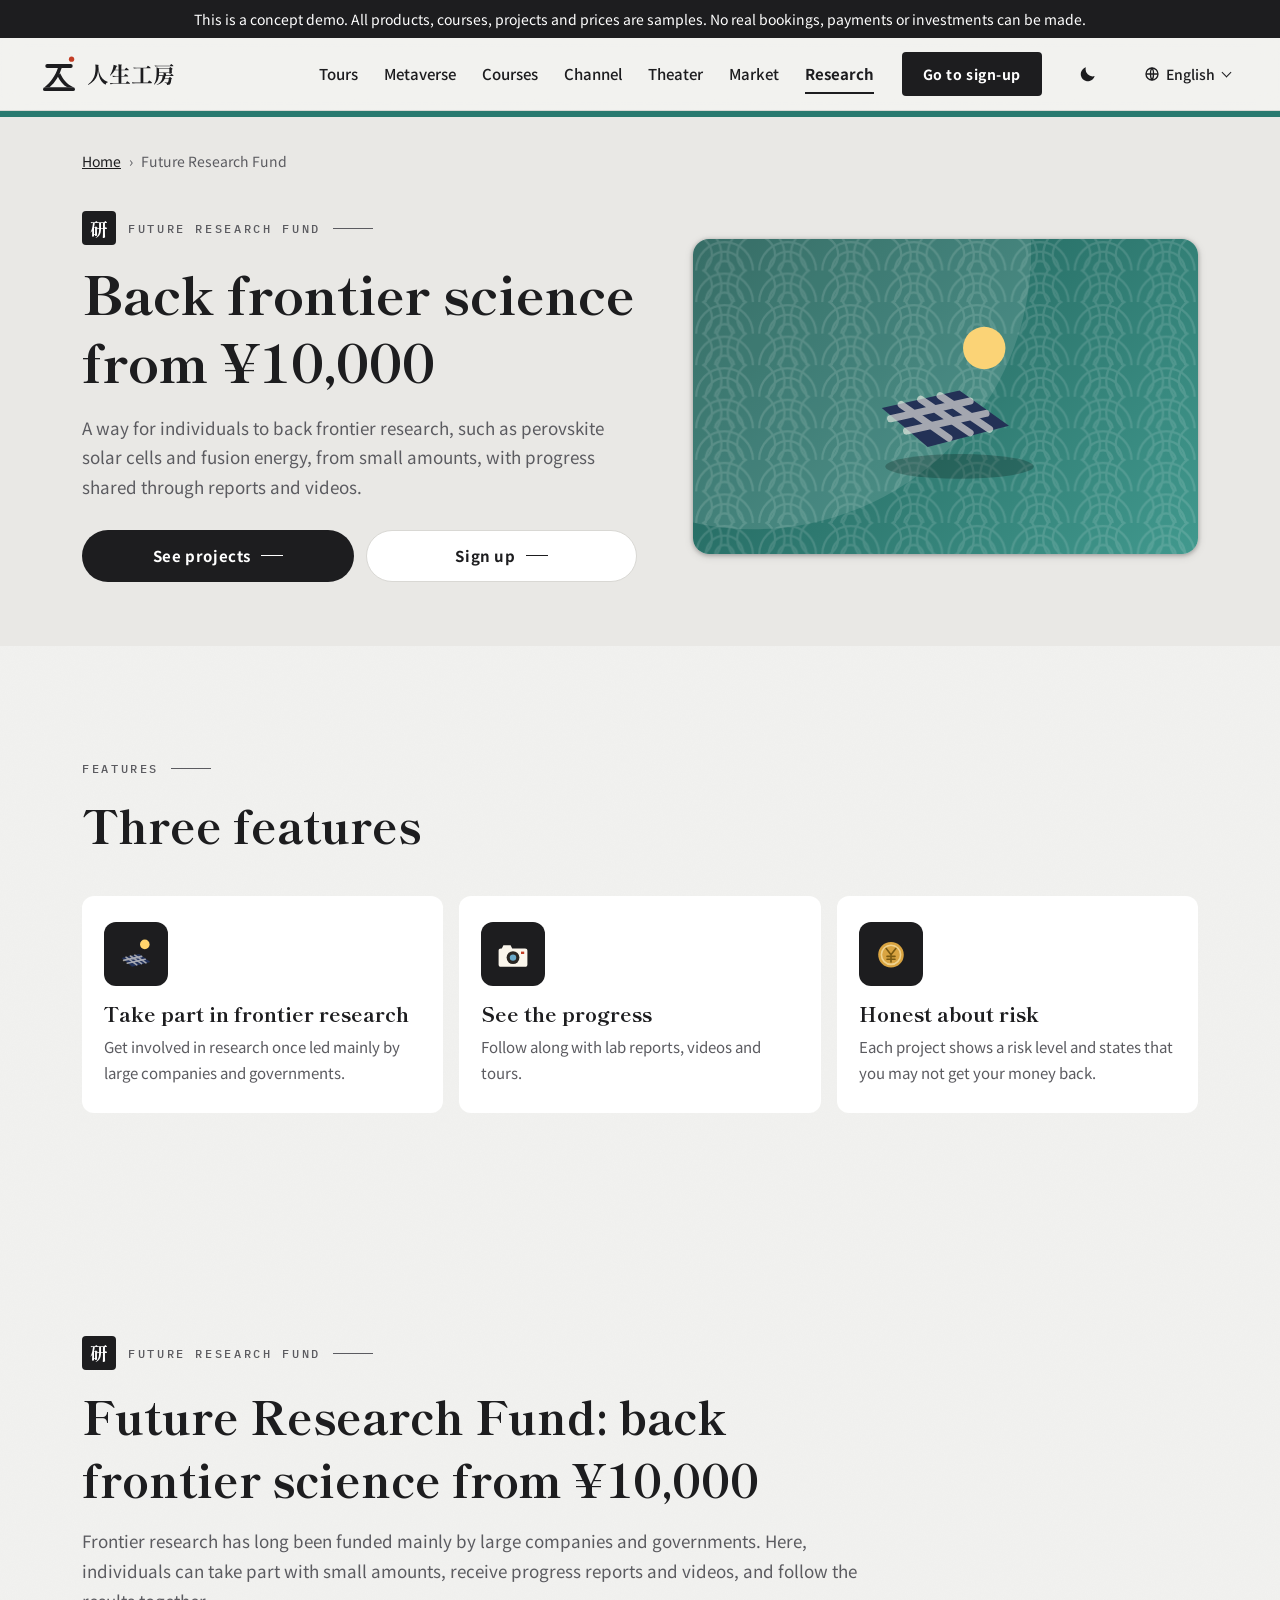
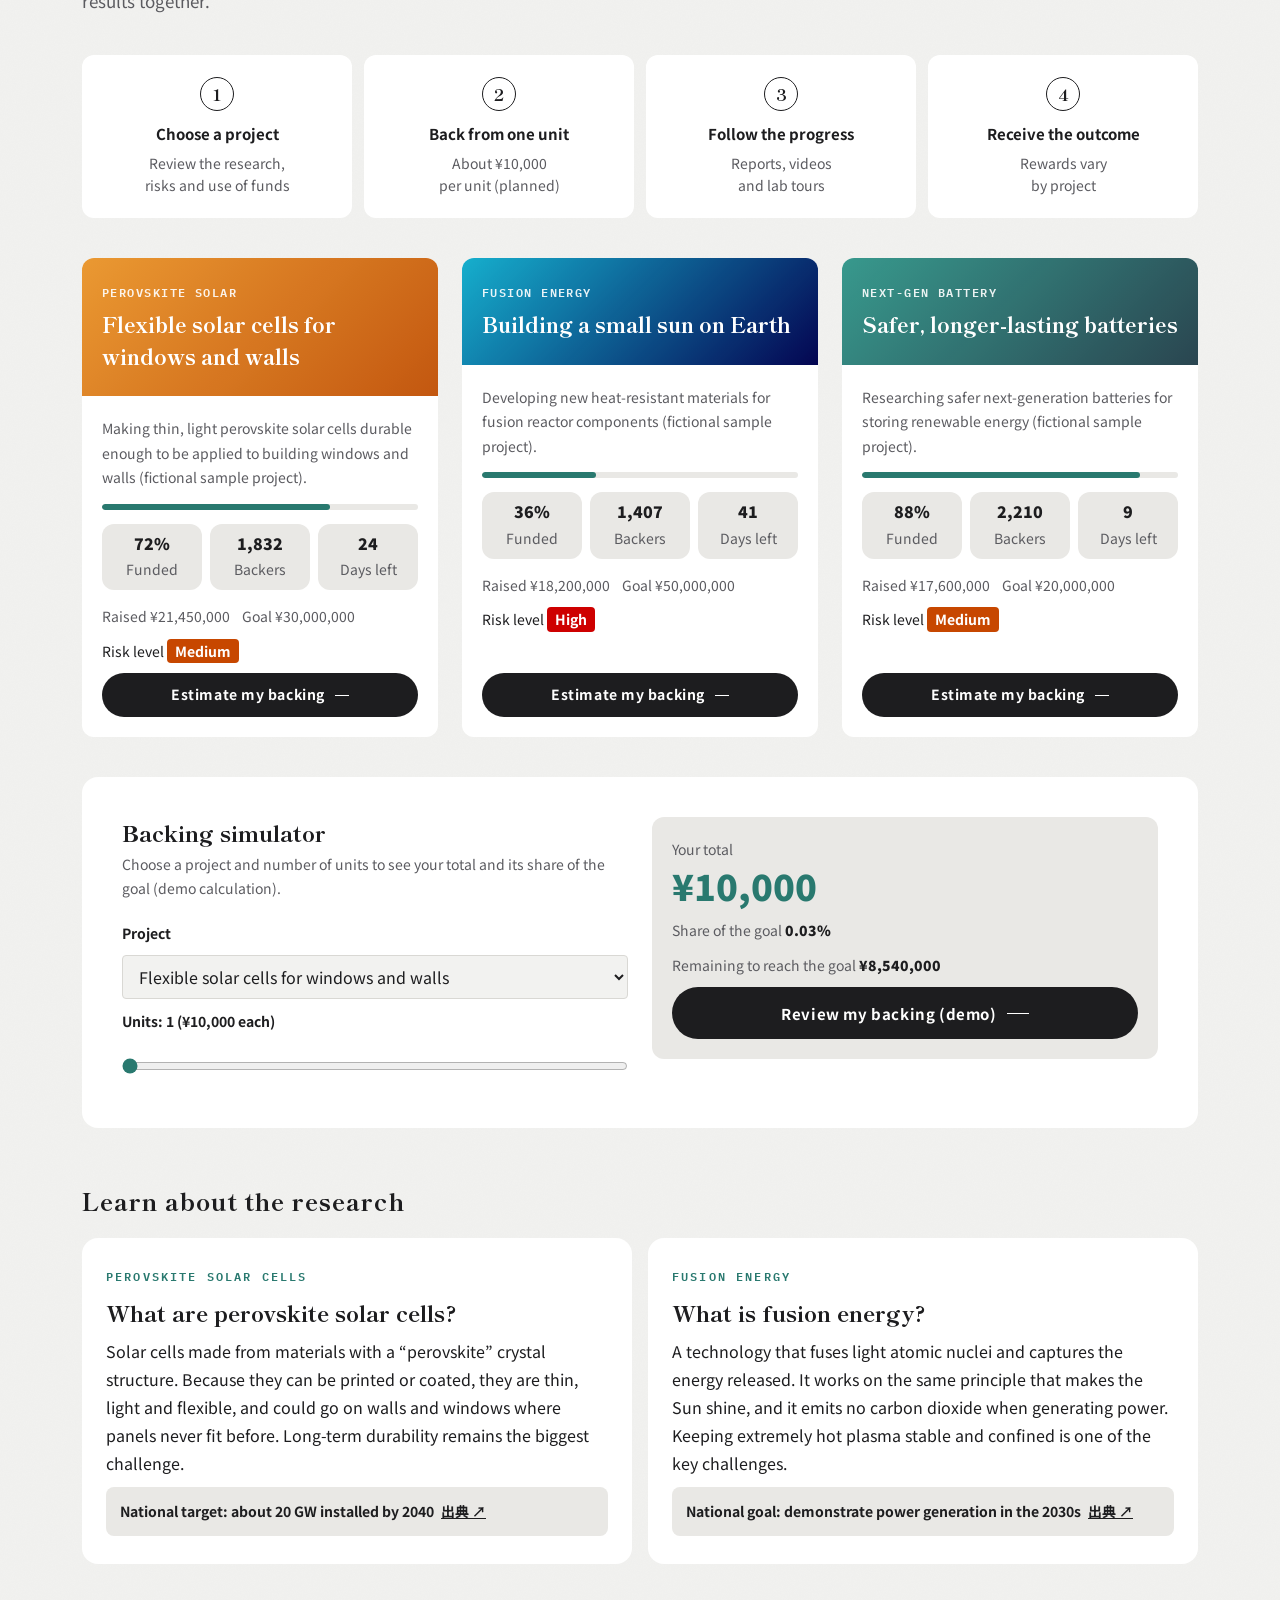
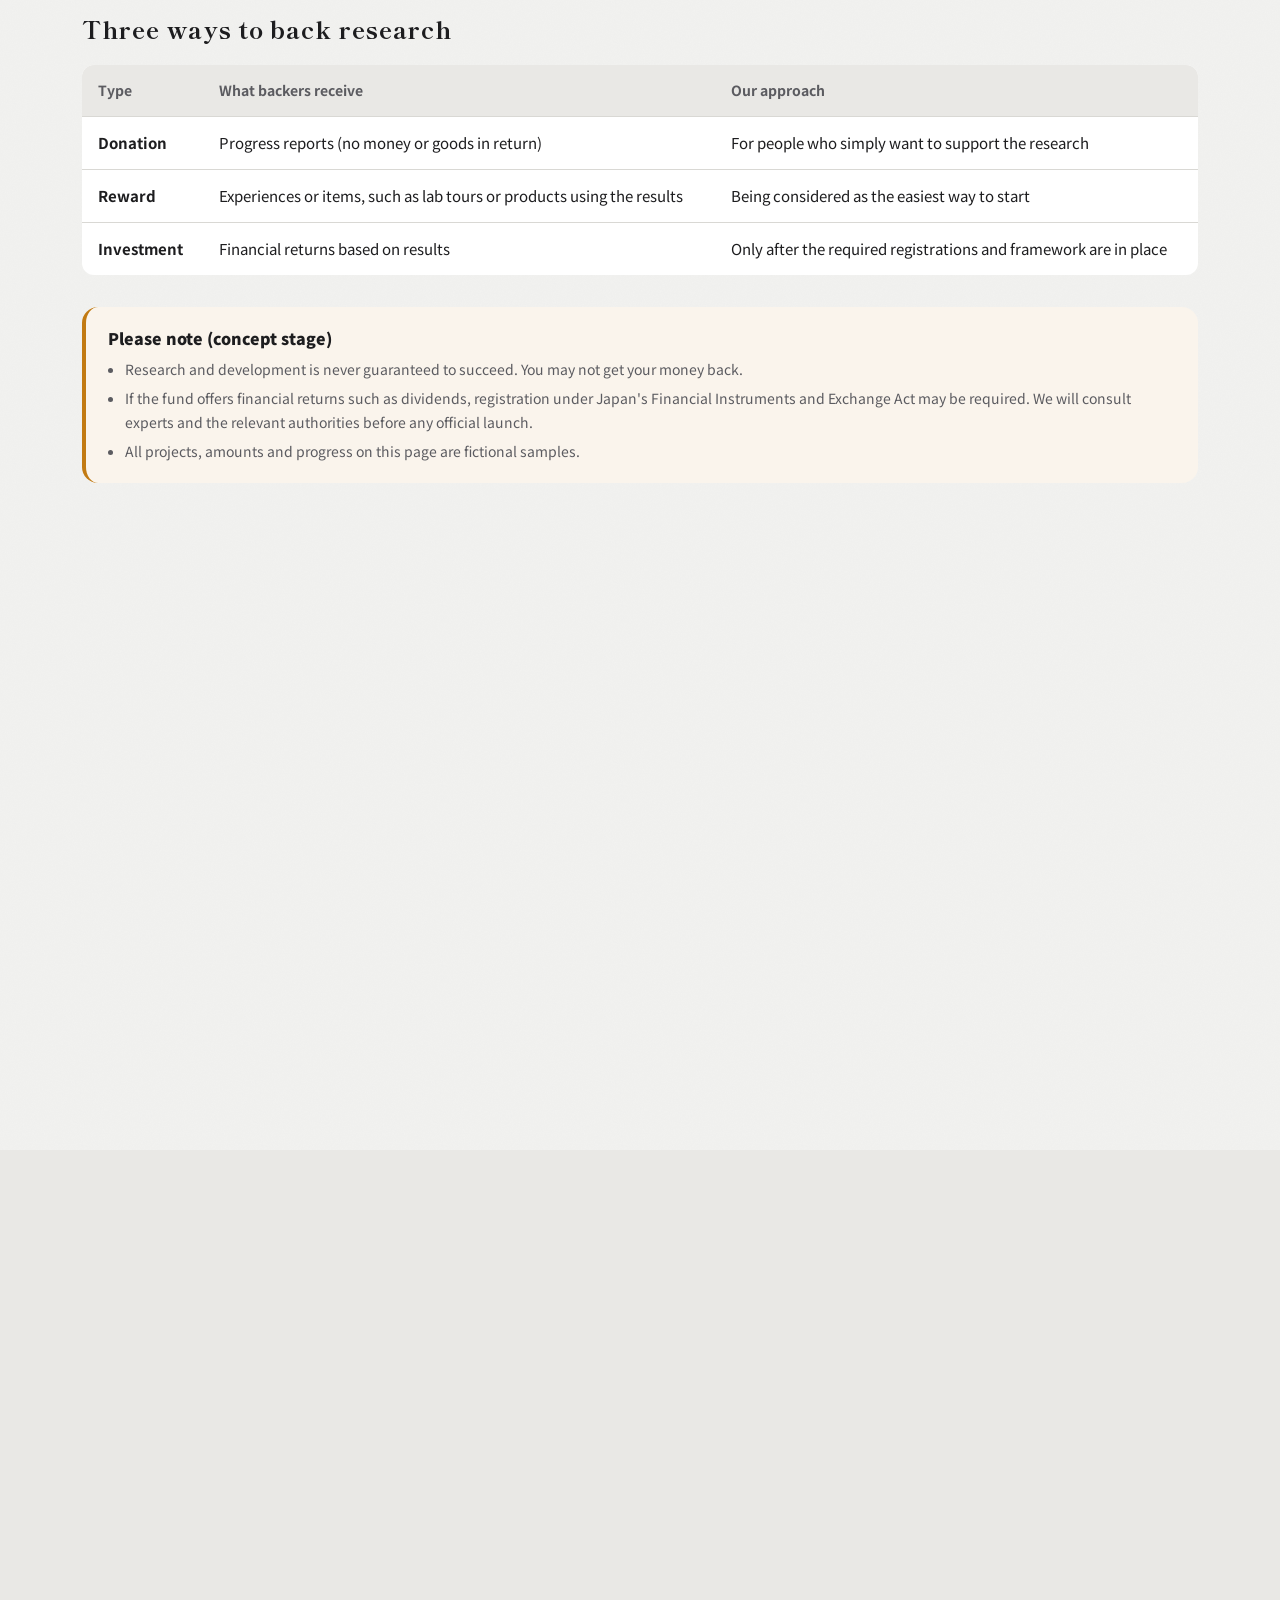
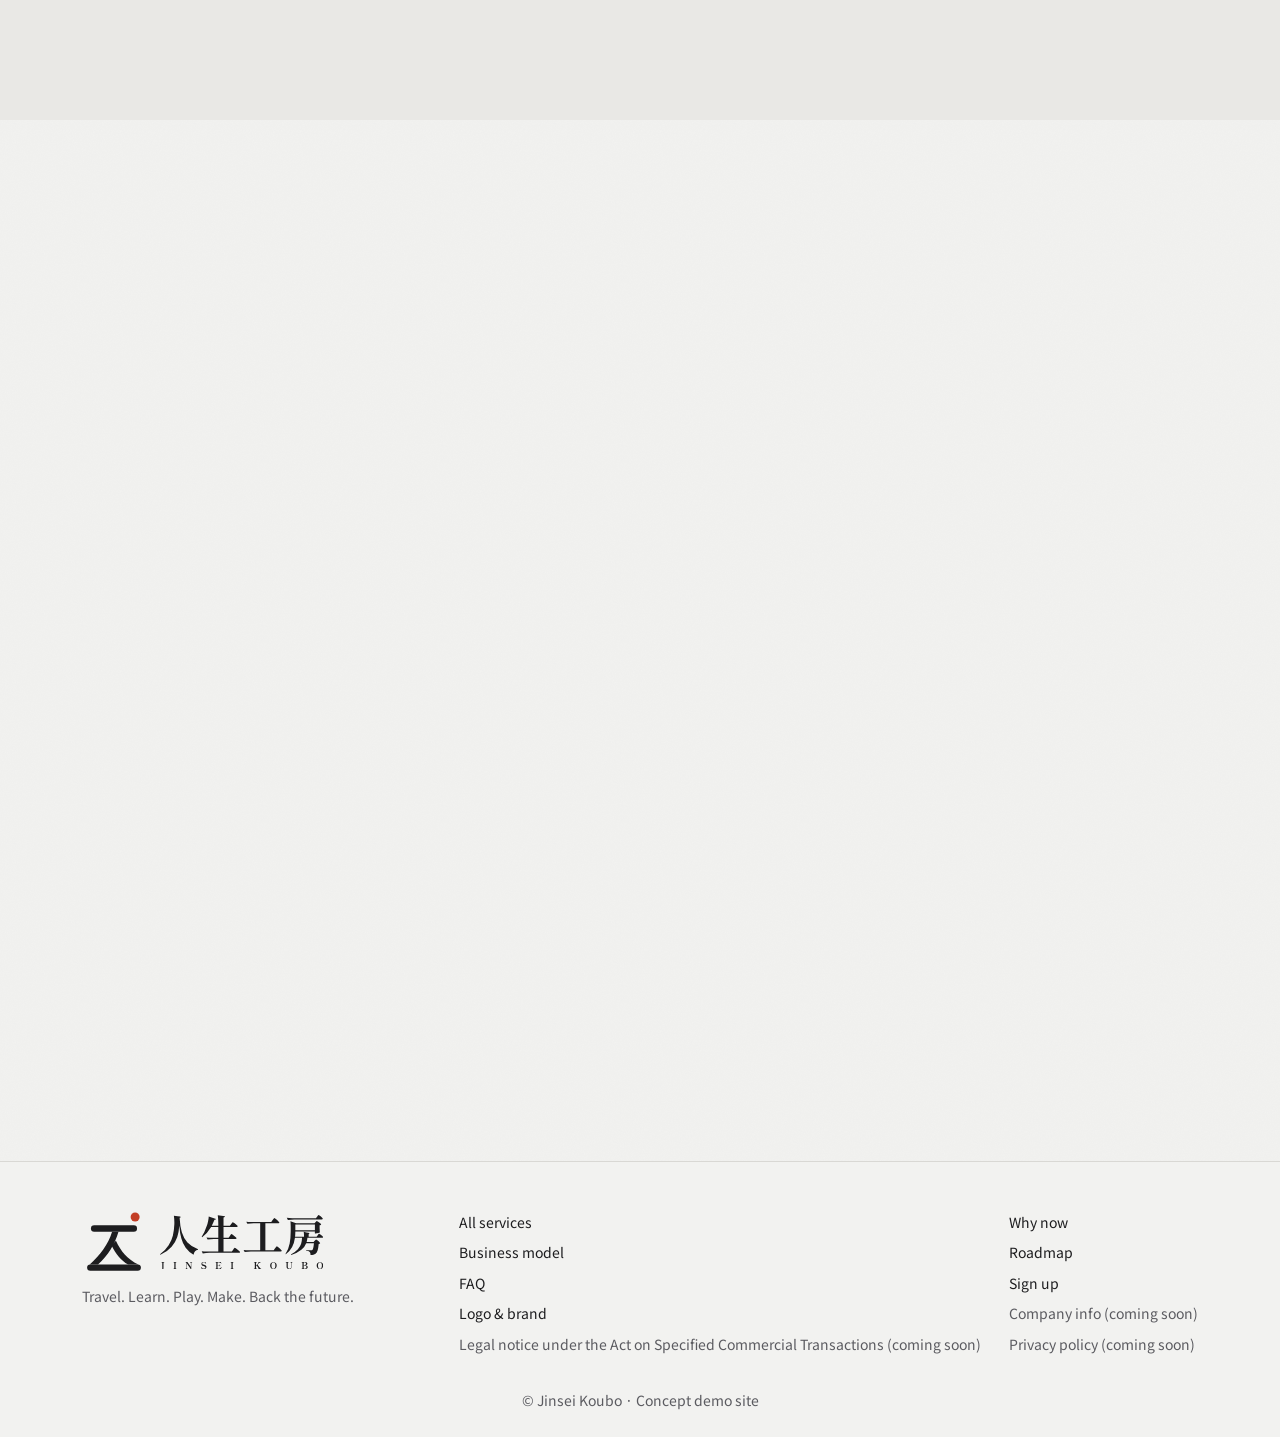
<file: fund.html>
<!doctype html>
<html lang="ja">
<head>
  <meta charset="utf-8">
  <meta name="viewport" content="width=device-width, initial-scale=1, viewport-fit=cover">
  <meta name="claude:viewport-fit-sides" content="cover">
  <script>try{var t=localStorage.getItem("jinseikoubo-theme");if(t==="light"||t==="dark")document.documentElement.setAttribute("data-theme",t)}catch(e){}</script>
  <title>未来研究ファンド｜人生工房</title>
  <meta name="jk:title-en" content="Future Research Fund | Jinsei Koubo">
  <meta name="description" content="ペロブスカイト太陽電池やフュージョンエネルギーなど、最先端の研究を個人が少額から支援できるしくみです。進み具合はレポートや動画で届きます。">
  <meta name="theme-color" content="#0f1838">
  <link rel="icon" href="data:image/svg+xml,%3Csvg xmlns='http://www.w3.org/2000/svg' viewBox='0 0 512 512' width='512' height='512' role='img' aria-label='%E4%BA%BA%E7%94%9F%E5%B7%A5%E6%88%BF'%3E%3Ctitle%3E%E4%BA%BA%E7%94%9F%E5%B7%A5%E6%88%BF%3C/title%3E%3Crect width='512' height='512' rx='112' fill='%231d1d1f'/%3E%3Cg transform='translate%2896.00 92.00%29 scale%283.2000%29'%3E%3Cg fill='%23ffffff'%3E%3Crect x='14' y='24' width='72' height='10' rx='5'/%3E%3Cpath d='M47 34H57C51 54 41 71 25 85H12C28 71 41 54 47 34Z'/%3E%3Cpath d='M46 55L53 48C61 65 71 77 88 85H72C61 79 53 69 46 55Z'/%3E%3Crect x='8' y='85' width='84' height='10' rx='5'/%3E%3C/g%3E%3Cg fill='%23e0715c'%3E%3Ccircle cx='83' cy='11' r='7'/%3E%3C/g%3E%3C/g%3E%3C/svg%3E">
  <link rel="canonical" href="https://shomayamamoto-ai.github.io/jinseikoubo/fund.html">
  <meta property="og:type" content="website">
  <meta property="og:site_name" content="人生工房">
  <meta property="og:title" content="未来研究ファンド｜人生工房">
  <meta property="og:description" content="ペロブスカイト太陽電池やフュージョンエネルギーなど、最先端の研究を個人が少額から支援できるしくみです。進み具合はレポートや動画で届きます。">
  <meta property="og:url" content="https://shomayamamoto-ai.github.io/jinseikoubo/fund.html">
  <meta property="og:image" content="https://shomayamamoto-ai.github.io/jinseikoubo/assets/og/fund.png">
  <meta property="og:image:width" content="1200">
  <meta property="og:image:height" content="630">
  <meta name="twitter:card" content="summary_large_image">
  <link rel="preconnect" href="https://fonts.googleapis.com">
  <link rel="preconnect" href="https://fonts.gstatic.com" crossorigin>
  <link rel="preload" as="style" href="https://fonts.googleapis.com/css2?family=Noto+Sans+JP:wght@400;500;700;900&family=Shippori+Mincho:wght@600;700;800&family=IBM+Plex+Mono:wght@500;600&display=swap" onload="this.onload=null;this.rel='stylesheet'">
  <noscript><link rel="stylesheet" href="https://fonts.googleapis.com/css2?family=Noto+Sans+JP:wght@400;500;700;900&family=Shippori+Mincho:wght@600;700;800&family=IBM+Plex+Mono:wght@500;600&display=swap"></noscript>
  <link rel="stylesheet" href="assets/css/style.css">
  <script type="application/ld+json">{"@context": "https://schema.org", "@type": "BreadcrumbList", "itemListElement": [{"@type": "ListItem", "position": 1, "name": "人生工房", "item": "https://shomayamamoto-ai.github.io/jinseikoubo/"}, {"@type": "ListItem", "position": 2, "name": "未来研究ファンド", "item": "https://shomayamamoto-ai.github.io/jinseikoubo/fund.html"}]}</script>
</head>
<body>
  <svg xmlns="http://www.w3.org/2000/svg" style="display:none"><symbol id="lg-mark" viewBox="0 0 100 100"><g fill="currentColor"><rect x="14" y="24" width="72" height="10" rx="5"/><path d="M47 34H57C51 54 41 71 25 85H12C28 71 41 54 47 34Z"/><path d="M46 55L53 48C61 65 71 77 88 85H72C61 79 53 69 46 55Z"/><rect x="8" y="85" width="84" height="10" rx="5"/></g><g fill="var(--logo-sun, #c33e25)"><circle cx="83" cy="11" r="7"/></g></symbol><symbol id="lg-kanji" viewBox="0 0 261.13 64.00"><g fill="currentColor"><path d="M28.39 2.16Q33.25 2.36 33.25 3.1Q33.25 3.37 32.57 3.84L31.36 4.59Q32.1 18.34 34.9 27.79Q37.7 37.23 43.94 43.9Q50.17 50.58 60.97 54.76L60.83 55.57Q57.93 56.11 56.11 58.13Q54.29 60.16 53.68 63.46Q45.79 59.08 41.07 52.43Q36.35 45.79 34.06 37.23Q31.76 28.66 30.89 17.06Q30.21 27.04 27.62 35.14Q25.02 43.23 18.58 50.65Q12.14 58.07 0.67 63.8L0 62.85Q8.9 56.11 13.83 48.35Q18.75 40.6 20.64 32.61Q22.52 24.62 22.93 14.9L23 12.54Q23 6.61 22.19 1.28Z"/><path d="M111.81 33.45Q112.22 32.98 112.83 32.13Q113.43 31.29 113.8 30.89Q114.17 30.48 114.44 30.48Q114.85 30.48 116.87 32Q118.9 33.52 120.72 35.14Q122.54 36.75 122.54 37.23Q122.27 38.31 120.78 38.31H101.63V58.54H114.92L117.07 55.5Q117.34 55.1 118.02 54.19Q118.69 53.28 119.1 52.84Q119.5 52.4 119.77 52.4Q120.18 52.4 122.27 53.99Q124.36 55.57 126.21 57.26Q128.07 58.94 128.07 59.41Q127.8 60.49 126.18 60.49H78.57Q73.78 60.56 68.45 61.44L66.77 58Q70.47 58.4 75.73 58.54H93.27V38.31H86.26Q81.47 38.37 76.14 39.25L74.39 35.81Q78.09 36.21 83.36 36.35H93.27V19.09H81.8Q75.67 29.54 67.44 35.61L66.7 35Q71.49 27.72 75.06 16.99Q76.14 13.76 77.02 9.44Q77.89 5.13 77.96 2.43L89.63 6.27Q89.49 6.88 88.85 7.28Q88.21 7.69 87.13 7.69Q84.77 13.69 82.82 17.2H93.27V14.36Q93.27 5.87 92.39 0.54L103.99 1.96Q103.86 2.77 103.35 3.24Q102.85 3.71 101.63 3.91V17.2H111.81L113.91 14.36Q114.24 13.89 114.85 13.08Q115.46 12.27 115.83 11.87Q116.2 11.46 116.47 11.46Q116.87 11.46 118.86 12.91Q120.85 14.36 122.64 15.95Q124.43 17.53 124.43 18.01Q124.22 19.09 122.54 19.09H101.63V36.35H109.72Z"/><path d="M180.2 8.09Q180.47 7.69 181.14 6.78Q181.82 5.87 182.22 5.43Q182.63 4.99 182.9 4.99Q183.3 4.99 185.36 6.58Q187.41 8.16 189.27 9.88Q191.12 11.6 191.12 12.07Q190.99 12.61 190.45 12.88Q189.91 13.15 189.23 13.15H168.6V56.45H181.88L184.11 53.34Q184.45 52.87 185.09 51.96Q185.73 51.05 186.13 50.61Q186.54 50.17 186.81 50.17Q187.21 50.17 189.27 51.76Q191.33 53.34 193.18 55.06Q195.03 56.78 195.03 57.26Q194.77 58.34 193.15 58.34H145.6Q140.81 58.4 135.49 59.28L133.8 55.91Q137.51 56.31 142.77 56.45H160.3V13.15H149.92Q145.13 13.22 139.8 14.09L138.05 10.66Q141.76 11.06 147.02 11.19H178.04Z"/><path d="M251.41 2.56Q251.68 2.23 252.22 1.48Q252.76 0.74 253.1 0.37Q253.44 0 253.71 0Q254.11 0 255.83 1.32Q257.55 2.63 259.03 4.05Q260.52 5.46 260.52 5.93Q260.25 7.01 258.77 7.01H214.73Q209.94 7.08 204.61 7.96L202.86 4.59Q206.57 4.99 211.83 5.13H249.59ZM248.72 11.4Q249.05 11.06 249.73 10.25Q250.4 9.44 250.81 9.44Q251.21 9.44 253 10.69Q254.79 11.94 256.34 13.32Q257.89 14.7 257.89 15.17Q257.62 15.58 256.94 15.95Q256.27 16.32 255.39 16.46V20.3L255.46 22.59Q255.53 25.22 255.73 27.58Q255.46 28.19 253.17 28.97Q250.87 29.74 249.12 29.74Q247.64 29.74 247.64 28.39Q247.7 28.19 247.74 27.95Q247.77 27.72 247.84 27.45V26.23H216.55Q216.55 31.09 216.14 34.66H230.44Q230.44 29.74 229.97 26.64Q235.16 27.85 237.12 28.49Q239.07 29.13 239.07 29.61Q239.07 29.88 238.74 30.08L237.86 30.68V34.66H250.6L252.36 32.24Q252.7 31.83 253.2 31.16Q253.71 30.48 254.01 30.15Q254.31 29.81 254.58 29.81Q254.99 29.81 256.64 31.06Q258.29 32.3 259.71 33.65Q261.13 35 261.13 35.47Q260.86 36.55 259.3 36.55H235.9Q235.5 40.06 234.62 43.09H245.75L247.5 41.21Q247.77 40.94 248.31 40.4Q248.85 39.86 249.19 39.59Q249.53 39.32 249.8 39.32Q250.2 39.32 251.82 40.56Q253.44 41.81 254.85 43.23Q256.27 44.64 256.27 45.12Q255.66 45.99 253.91 46.26Q253.3 53.21 252.16 56.92Q251.01 60.63 248.85 62.18Q247.44 63.19 245.51 63.6Q243.59 64 240.83 64Q240.96 60.7 239.61 59.28Q237.93 57.59 233.68 56.85L233.74 55.91Q235.84 56.11 238.06 56.28Q240.29 56.45 241.7 56.45Q243.12 56.45 243.79 55.97Q245.41 54.63 246.29 45.05H233.95Q231.72 50.98 226.16 55.7Q220.59 60.43 209.94 63.93L209.33 63.06Q216.75 59.08 220.63 54.69Q224.51 50.31 225.79 46.06Q227.07 41.81 227.27 36.55H215.94Q213.65 54.22 201.31 62.99L200.77 62.45Q205.83 54.9 207.48 45.79Q209.13 36.69 209.13 25.56V17.87Q209.13 12.95 208.66 9.85L217.76 13.35H247.17ZM247.84 24.28V15.31H216.55V24.28Z"/></g></symbol><symbol id="lg-roman" viewBox="0 0 261.13 11"><g fill="currentColor"><path d="M0 12.18Q0 11.82 0.22 11.62Q0.43 11.42 0.7 11.42Q1.12 11.42 1.51 11.76Q1.71 11.92 2.09 12.39Q2.28 12.61 2.42 12.73Q2.56 12.85 2.71 12.85Q2.82 12.85 2.91 12.8Q3 12.76 3.03 12.7Q3.35 12.45 3.5 11.64Q3.65 10.84 3.65 9.27V1.59Q3.65 0.88 3.3 0.63Q2.95 0.39 2.38 0.39H2.19Q2.09 0.39 2.09 0.21Q2.09 0.01 2.19 0.01H7.02Q7.14 0.01 7.14 0.21Q7.14 0.39 7.02 0.39H6.84Q6.29 0.39 5.94 0.64Q5.59 0.89 5.59 1.59L5.6 9.36Q5.6 10.91 5.01 11.84Q4.41 12.77 3.58 13.15Q2.76 13.53 2 13.53Q1.42 13.53 0.96 13.33Q0.51 13.12 0.25 12.8Q0 12.49 0 12.18Z"/><path d="M21.5 11Q21.4 11 21.4 10.81Q21.4 10.64 21.5 10.64H21.68Q22.25 10.64 22.59 10.39Q22.93 10.14 22.93 9.45L22.95 1.58Q22.95 0.88 22.6 0.63Q22.25 0.39 21.68 0.39H21.5Q21.4 0.39 21.4 0.19Q21.4 0.01 21.5 0.01H26.33Q26.44 0.01 26.44 0.19Q26.44 0.39 26.33 0.39H26.15Q25.57 0.39 25.24 0.63Q24.9 0.88 24.9 1.58V9.45Q24.9 10.15 25.24 10.4Q25.59 10.64 26.15 10.64H26.33Q26.44 10.64 26.44 10.81Q26.44 11 26.33 11Z"/><path d="M40.8 11Q40.71 11 40.71 10.81Q40.71 10.64 40.8 10.64H40.95Q41.44 10.64 41.83 10.28Q42.23 9.93 42.23 9.29V1.43Q42.03 0.94 41.74 0.7Q41.45 0.46 40.99 0.39L40.8 0.37Q40.74 0.36 40.72 0.32Q40.69 0.28 40.69 0.19Q40.69 0.01 40.8 0.01H43.88L49.46 8.05V1.71Q49.46 1.09 49.05 0.74Q48.65 0.39 48.16 0.37H48.01Q47.91 0.37 47.91 0.19Q47.91 0.01 48.01 0.01H51.48Q51.59 0.01 51.59 0.19Q51.59 0.37 51.48 0.37H51.31Q50.81 0.39 50.43 0.74Q50.04 1.09 50.04 1.71V11H49.1L42.82 1.91V9.29Q42.82 9.93 43.23 10.28Q43.63 10.64 44.11 10.64H44.27Q44.37 10.64 44.37 10.81Q44.37 11 44.27 11Z"/><path d="M67.9 10.63Q67.71 10.54 67.53 10.54Q67.32 10.54 67.1 10.68Q66.87 10.82 66.56 11.13L65.88 8.21L65.85 8.08Q65.85 8.05 65.88 8.02Q65.92 7.99 65.96 7.97Q66 7.96 66.01 7.94Q66.04 7.93 66.1 7.93Q66.16 7.93 66.26 8.05Q67.93 10.58 70.3 10.58Q71.26 10.58 71.91 10.09Q72.55 9.6 72.55 8.63Q72.55 7.5 71.32 6.95Q70.71 6.68 69.68 6.35Q69.54 6.3 69.01 6.13Q68.47 5.95 68.05 5.74Q66.29 4.84 66.29 3.06Q66.29 2.38 66.61 1.65Q66.92 0.92 67.7 0.39Q68.48 -0.13 69.78 -0.13Q70.24 -0.13 70.68 -0.03Q71.12 0.07 71.75 0.28Q71.99 0.37 72.17 0.37Q72.58 0.37 73 -0.13L73.76 2.44L73.79 2.55Q73.79 2.64 73.66 2.68Q73.57 2.71 73.52 2.71Q73.45 2.71 73.37 2.62Q73.19 2.33 72.73 1.81Q72.27 1.3 71.49 0.84Q70.71 0.39 69.74 0.39Q68.87 0.39 68.41 0.75Q67.95 1.12 67.8 1.54Q67.65 1.95 67.65 2.25Q67.65 3.2 68.63 3.73Q68.95 3.89 69.46 4.08Q69.97 4.26 70.51 4.44Q71.76 4.84 72.39 5.13Q73.45 5.63 73.89 6.36Q74.34 7.08 74.34 7.91Q74.34 8.84 73.89 9.58Q73.43 10.33 72.55 10.76Q71.67 11.19 70.45 11.19Q69.33 11.19 67.9 10.63Z"/><path d="M98.57 8.18Q98.57 8.24 98.54 8.3Q98.51 8.36 98.5 8.41L97.92 9.94L97.53 11H88.72Q88.6 11 88.6 10.81Q88.6 10.64 88.72 10.64H88.9Q89.46 10.64 89.81 10.39Q90.15 10.14 90.15 9.43V1.57Q90.15 0.86 89.8 0.62Q89.45 0.37 88.9 0.37H88.72Q88.6 0.37 88.6 0.18Q88.6 0.01 88.72 0.01H97.17Q97.47 0.52 97.77 1.1Q98.08 1.68 98.21 1.95L98.23 2.01Q98.23 2.07 98.12 2.15Q98.06 2.18 98.02 2.18Q97.95 2.18 97.89 2.12Q97.26 1.48 96.19 0.96Q95.13 0.45 94.05 0.45H93.77Q93.16 0.45 92.83 0.5Q92.49 0.55 92.3 0.75Q92.1 0.94 92.1 1.37V5.05H93.31Q94.13 5.05 94.41 5.04Q95.05 5.02 95.42 4.58Q95.78 4.14 95.78 3.58Q95.78 3.47 95.98 3.47Q96.08 3.47 96.12 3.5Q96.16 3.52 96.16 3.58V7.05Q96.16 7.11 96.12 7.13Q96.08 7.15 95.98 7.15Q95.78 7.15 95.78 7.05Q95.78 6.48 95.42 6.05Q95.05 5.62 94.41 5.6Q94.13 5.59 93.31 5.59H92.1V9.61Q92.1 10.14 92.42 10.32Q92.74 10.51 93.43 10.55Q93.58 10.57 93.89 10.57Q94.2 10.57 94.4 10.55Q95.71 10.48 96.6 9.77Q97.48 9.06 98.23 8.05Q98.27 7.99 98.35 7.99Q98.41 7.99 98.47 8.02Q98.57 8.06 98.57 8.18Z"/><path d="M112.93 11Q112.83 11 112.83 10.81Q112.83 10.64 112.93 10.64H113.11Q113.68 10.64 114.02 10.39Q114.36 10.14 114.36 9.45L114.38 1.58Q114.38 0.88 114.03 0.63Q113.68 0.39 113.11 0.39H112.93Q112.83 0.39 112.83 0.19Q112.83 0.01 112.93 0.01H117.76Q117.87 0.01 117.87 0.19Q117.87 0.39 117.76 0.39H117.58Q117 0.39 116.67 0.63Q116.33 0.88 116.33 1.58V9.45Q116.33 10.15 116.67 10.4Q117.02 10.64 117.58 10.64H117.76Q117.87 10.64 117.87 10.81Q117.87 11 117.76 11Z"/><path d="M161.97 10.82Q161.97 11 161.87 11H156.88Q156.77 11 156.77 10.82Q156.77 10.63 156.88 10.63Q157.35 10.63 157.6 10.52Q157.84 10.42 157.84 10.18Q157.84 9.93 157.5 9.45L155.83 7.29L154.59 5.69L154.07 6.23L153.66 6.66V9.43Q153.66 10.14 154 10.38Q154.34 10.63 154.91 10.63H155.09Q155.19 10.63 155.19 10.81Q155.19 11 155.09 11H150.26Q150.15 11 150.15 10.81Q150.15 10.63 150.26 10.63H150.45Q151.02 10.63 151.35 10.37Q151.69 10.12 151.69 9.43V1.58Q151.69 0.88 151.35 0.63Q151 0.39 150.45 0.39H150.26Q150.15 0.39 150.15 0.19Q150.15 0.01 150.26 0.01H155.09Q155.21 0.01 155.21 0.19Q155.21 0.39 155.09 0.39H154.91Q154.33 0.39 153.99 0.63Q153.66 0.88 153.66 1.58V5.87Q154.85 4.62 156.17 3.22Q157.49 1.82 157.77 1.49Q157.99 1.22 157.99 1Q157.99 0.72 157.68 0.54Q157.37 0.37 156.83 0.37Q156.73 0.37 156.73 0.18Q156.73 0.01 156.83 0.01H161.23Q161.35 0.01 161.35 0.18Q161.35 0.37 161.23 0.37Q159.84 0.37 158.66 1.51Q158.44 1.7 156.25 3.98L155.98 4.25L156.76 5.28Q159.16 8.53 159.74 9.24Q160.2 9.82 160.46 10.08Q160.72 10.34 161.05 10.49Q161.38 10.63 161.87 10.63Q161.97 10.63 161.97 10.82Z"/><path d="M176.23 5.53Q176.23 3.74 177.01 2.46Q177.8 1.18 179 0.52Q180.21 -0.13 181.46 -0.13Q182.71 -0.13 183.91 0.52Q185.11 1.18 185.9 2.46Q186.68 3.74 186.68 5.53Q186.68 7.32 185.9 8.6Q185.11 9.88 183.91 10.54Q182.71 11.19 181.46 11.19Q180.21 11.19 179 10.54Q177.8 9.88 177.01 8.6Q176.23 7.32 176.23 5.53ZM184.58 5.54Q184.58 3.86 184.16 2.68Q183.74 1.51 183.04 0.92Q182.34 0.34 181.48 0.34Q180.6 0.34 179.89 0.92Q179.18 1.51 178.77 2.68Q178.36 3.85 178.36 5.54Q178.36 7.23 178.77 8.4Q179.18 9.57 179.88 10.15Q180.58 10.73 181.46 10.73Q182.34 10.73 183.04 10.15Q183.74 9.57 184.16 8.4Q184.58 7.23 184.58 5.54Z"/><path d="M202.5 7.53V1.58Q202.5 0.88 202.15 0.63Q201.8 0.39 201.23 0.39H201.04Q200.94 0.39 200.94 0.19Q200.94 0.01 201.04 0.01H205.87Q205.97 0.01 205.97 0.19Q205.97 0.39 205.87 0.39H205.69Q205.11 0.39 204.77 0.63Q204.44 0.88 204.44 1.58V6.95Q204.44 7.93 204.6 8.7Q204.77 9.48 205.35 10.05Q205.93 10.61 207.09 10.61Q208.78 10.61 209.39 9.48Q210 8.35 210 6.63V1.71Q210 1.09 209.6 0.73Q209.19 0.37 208.72 0.37H208.57Q208.46 0.37 208.46 0.19Q208.46 0.01 208.57 0.01H212.04Q212.15 0.01 212.15 0.19Q212.15 0.37 212.04 0.37H211.89Q211.41 0.37 211.01 0.73Q210.61 1.09 210.61 1.71L210.58 7.07Q210.58 9.05 209.63 10.12Q208.67 11.19 206.93 11.19Q204.6 11.19 203.55 10.26Q202.5 9.33 202.5 7.53Z"/><path d="M226.4 10.82Q226.4 10.64 226.51 10.64H226.69Q227.25 10.64 227.6 10.39Q227.94 10.14 227.94 9.43V1.57Q227.94 0.86 227.6 0.62Q227.25 0.37 226.69 0.37H226.51Q226.45 0.37 226.43 0.33Q226.4 0.28 226.4 0.19Q226.4 0.01 226.51 0.01L229.83 0Q231.52 0 232.16 0.01Q233.14 0.03 233.97 0.34Q234.81 0.66 235.31 1.24Q235.81 1.83 235.81 2.61Q235.81 3.61 234.98 4.23Q234.15 4.84 232.92 5.14Q234.38 5.46 235.4 6.15Q236.42 6.84 236.42 7.97Q236.42 8.9 235.85 9.58Q235.27 10.27 234.32 10.63Q233.36 11 232.25 11L229.77 11.01L226.51 11Q226.45 11 226.43 10.96Q226.4 10.91 226.4 10.82ZM230.25 4.92Q232.22 4.92 232.92 4.28Q233.62 3.64 233.62 2.55Q233.62 1.62 233 1.04Q232.38 0.45 231.13 0.45Q230.47 0.45 230.19 0.66Q229.91 0.88 229.91 1.39V4.92ZM231.46 10.55Q232.72 10.55 233.48 9.9Q234.23 9.24 234.23 7.96Q234.23 6.77 233.37 6.07Q232.51 5.37 230.25 5.37H229.91V9.61Q229.91 10.15 230.19 10.35Q230.47 10.55 231.14 10.55Z"/><path d="M250.68 5.53Q250.68 3.74 251.46 2.46Q252.24 1.18 253.45 0.52Q254.66 -0.13 255.91 -0.13Q257.16 -0.13 258.36 0.52Q259.56 1.18 260.34 2.46Q261.13 3.74 261.13 5.53Q261.13 7.32 260.34 8.6Q259.56 9.88 258.36 10.54Q257.16 11.19 255.91 11.19Q254.66 11.19 253.45 10.54Q252.24 9.88 251.46 8.6Q250.68 7.32 250.68 5.53ZM259.02 5.54Q259.02 3.86 258.61 2.68Q258.19 1.51 257.49 0.92Q256.79 0.34 255.92 0.34Q255.04 0.34 254.34 0.92Q253.63 1.51 253.22 2.68Q252.81 3.85 252.81 5.54Q252.81 7.23 253.22 8.4Q253.63 9.57 254.33 10.15Q255.03 10.73 255.91 10.73Q256.79 10.73 257.49 10.15Q258.19 9.57 258.61 8.4Q259.02 7.23 259.02 5.54Z"/></g></symbol></svg>
  <a class="skip" href="#main">本文へスキップ</a>

  <div class="demo-bar" role="note">
    このサイトは構想段階のデモです。表示している商品・講座・案件・金額はすべてサンプルで、実際の申込み・決済・投資はできません。
  </div>

  <header class="header" id="top">
    <div class="container header__inner">
      <a class="logo" href="#top" aria-label="人生工房 トップへ">
        <svg class="logo__mark" viewBox="0 0 100 100" aria-hidden="true" focusable="false"><use href="#lg-mark"/></svg>
        <svg class="logo__name" viewBox="0 0 261.13 64.00" aria-hidden="true" focusable="false"><use href="#lg-kanji"/></svg>
      </a>
      <button class="theme-toggle theme-toggle--header" type="button" data-theme-toggle aria-pressed="false" aria-label="暗い表示にする" title="暗い表示にする"></button>
      <div class="lang-switch">
        <button class="lang-toggle" id="langToggle" type="button" aria-expanded="false" aria-controls="langMenu" title="言語を選ぶ">日本語</button>
        <ul class="lang-menu" id="langMenu" hidden>
          <li><button type="button" data-lang="ja" lang="ja">日本語</button></li>
          <li><button type="button" data-lang="en" lang="en">English</button></li>
          <li><button type="button" data-lang="zh-Hans" lang="zh-Hans">简体中文</button></li>
          <li><button type="button" data-lang="ko" lang="ko">한국어</button></li>
        </ul>
      </div>
      <button class="nav-toggle" aria-expanded="false" aria-controls="nav" aria-label="メニューを開く">
        <span></span><span></span><span></span>
      </button>
      <nav class="nav" id="nav" aria-label="メインメニュー">
        <ul>
          <li><a href="tour.html"><i aria-hidden="true">旅</i>ツアー</a></li>
          <li><a href="metaverse.html"><i aria-hidden="true">遊</i>メタバース</a></li>
          <li><a href="academy.html"><i aria-hidden="true">学</i>講座</a></li>
          <li><a href="channel.html"><i aria-hidden="true">発</i>チャンネル</a></li>
          <li><a href="theater.html"><i aria-hidden="true">観</i>シアター</a></li>
          <li><a href="market.html"><i aria-hidden="true">市</i>マーケット</a></li>
          <li><a href="fund.html" aria-current="page"><i aria-hidden="true">研</i>研究支援</a></li>
        </ul>
        <a class="btn btn--primary btn--sm" href="#join">事前登録フォームへ</a>
        <button class="theme-toggle theme-toggle--nav" type="button" data-theme-toggle aria-pressed="false" aria-label="暗い表示にする" title="暗い表示にする"><span class="theme-toggle__label">暗い表示にする</span></button>
      </nav>
    </div>
  </header>

  <main id="main">
    <section class="page-hero" style="--c:var(--c-fund)">
      <div class="container">
        <nav class="crumbs" aria-label="パンくずリスト">
          <a href="./"><span data-i18n="crumb.top">トップ</span></a><span aria-hidden="true">›</span><span aria-current="page"><span data-i18n="nav.name.fund">未来研究ファンド</span></span>
        </nav>
        <div class="page-hero__inner">
          <div class="page-hero__text">
            <p class="section__en"><span class="badge" aria-hidden="true">研</span>FUTURE RESEARCH FUND</p>
            <h1 class="page-hero__title" data-i18n="pg.fund.h1">1万円から、未来の研究を支える</h1>
            <p class="page-hero__lead" data-i18n="pg.fund.lead">ペロブスカイト太陽電池やフュージョンエネルギーなど、最先端の研究を個人が少額から支援できるしくみです。進み具合はレポートや動画で届きます。</p>
            <div class="page-hero__cta">
              <a class="btn btn--primary" href="#fund"><span data-i18n="pg.fund.cta">研究案件を見る</span></a>
              <a class="btn btn--line" href="#join"><span data-i18n="cta.join">事前登録する</span></a>
            </div>
          </div>
          <div class="page-hero__art" data-art="solar" data-pattern="seigaiha" style="--thumb:linear-gradient(135deg,#155a52,#3a9b8f)"></div>
        </div>
      </div>
    </section>

    <section class="section points-sec">
      <div class="container">
        <header class="section__head">
          <p class="section__en">FEATURES</p>
          <h2 class="section__title" data-i18n="h.features">3つの特長</h2>
        </header>
        <ul class="points">
          <li class="point">
            <span class="point__icon" data-icon="solar" aria-hidden="true"></span>
            <div data-i18n="pg.fund.pt0"><b>最先端の研究に参加</b><p>これまで大企業や国が中心だった研究に、個人として関われます。</p></div>
          </li>
          <li class="point">
            <span class="point__icon" data-icon="camera" aria-hidden="true"></span>
            <div data-i18n="pg.fund.pt1"><b>進み具合が見える</b><p>研究室からのレポートや動画、見学会で、成果までを見届けます。</p></div>
          </li>
          <li class="point">
            <span class="point__icon" data-icon="coin" aria-hidden="true"></span>
            <div data-i18n="pg.fund.pt2"><b>リスクも正直に</b><p>案件ごとにリスク区分を示し、お金が戻らない可能性も明記します。</p></div>
          </li>
        </ul>
      </div>
    </section>

    <!-- ===== 07 FUND ===== -->
    <section class="section section--fund" id="fund" style="--c:var(--c-fund)">
      <div class="container">
        <header class="section__head section__head--left">
          <p class="section__en"><span class="badge" aria-hidden="true">研</span>FUTURE RESEARCH FUND</p>
          <h2 class="section__title">未来研究ファンド ―<br class="sp"> 1万円から、未来の研究を支える</h2>
          <p class="section__lead">
            これまで大企業や国が中心だった最先端研究に、個人が少額から参加できる仕組みです。<br class="pc">支援者は研究の進み具合をレポートや動画で受け取り、成果を一緒に見届けられます。
          </p>
        </header>

        <ol class="flow" aria-label="支援の流れ" data-detail>
          <li><span>1</span><strong>案件を選ぶ</strong><p>研究内容・リスク・<br>資金の使い道を確認</p></li>
          <li><span>2</span><strong>1口から申し込む</strong><p>1口1万円程度を<br>想定</p></li>
          <li><span>3</span><strong>進捗を見届ける</strong><p>レポート・動画・<br>研究室見学会</p></li>
          <li><span>4</span><strong>成果を受け取る</strong><p>リターンの形は<br>案件ごとに異なる</p></li>
        </ol>

        <p class="swipe-hint" data-i18n="ui.swipe">横にスワイプして見る</p>
        <div class="fund-grid" id="fundList"></div>

        <div class="sim" data-detail>
          <div>
            <h3 class="sim__title">支援シミュレーター</h3>
            <p class="sim__note">案件と口数を選ぶと、支援額の合計と、目標金額に占める割合を確認できます（デモ用の計算です）。</p>
            <div class="sim__body">
              <label for="simProject">案件</label>
              <select id="simProject"></select>
              <label for="simUnits">口数：<output id="simUnitsOut" for="simUnits">1</output>口（1口 ¥10,000）</label>
              <input type="range" id="simUnits" min="1" max="50" value="1">
            </div>
          </div>
          <div class="sim__out" aria-live="polite">
            <p class="sim__total">支援額<strong id="simTotal">¥10,000</strong></p>
            <p class="sim__share">目標金額に占める割合 <b id="simShare">0.03%</b></p>
            <p class="sim__share">達成までの残り <b id="simRemain">¥0</b></p>
            <button class="btn btn--primary btn--block" data-flow="fund">申込内容を確認する（デモ）</button>
          </div>
        </div>

        <div class="learn" data-detail>
          <h3 class="sub-title" data-i18n="fund.learn.title">研究テーマを知る</h3>
          <div class="learn-grid">
            <article class="learn-card">
              <p class="learn-card__en">PEROVSKITE SOLAR CELLS</p>
              <h4 data-i18n="fund.learn.pv.h">ペロブスカイト太陽電池とは</h4>
              <p data-i18n="fund.learn.pv.p">「ペロブスカイト」という結晶の形をもつ材料を使った太陽電池です。材料を塗って作れるため、薄く、軽く、曲げられるのが特長です。これまで置けなかった建物の壁や窓にも設置できると期待されています。一方で、長く使ったときの耐久性が大きな課題です。</p>
              <p class="learn-card__policy"><span data-i18n="fund.learn.pv.g">国の目標：2040年までに約20GWの導入</span> <a href="https://www.nedo.go.jp/news/press/AA5_101885.html" target="_blank" rel="noopener">出典 ↗</a></p>
            </article>
            <article class="learn-card">
              <p class="learn-card__en">FUSION ENERGY</p>
              <h4 data-i18n="fund.learn.fu.h">フュージョンエネルギーとは</h4>
              <p data-i18n="fund.learn.fu.p">軽い原子核どうしを融合させ、そのときに生まれるエネルギーを取り出す技術です。太陽が輝くしくみと同じ原理で、発電するときに二酸化炭素を出しません。実用化には、超高温のプラズマを安定して閉じ込める技術などが課題です。</p>
              <p class="learn-card__policy"><span data-i18n="fund.learn.fu.g">国の目標：2030年代の発電実証</span> <a href="https://www8.cao.go.jp/cstp/fusion/taskforce_social/4kai/siryou1-2.pdf" target="_blank" rel="noopener">出典 ↗</a></p>
            </article>
          </div>

          <h3 class="sub-title" data-i18n="fund.types.title">研究を支援する3つのかたち</h3>
          <div class="table-wrap">
            <table class="data-table">
              <thead data-i18n="fund.types.head"><tr><th scope="col">かたち</th><th scope="col">支援者が受け取るもの</th><th scope="col">人生工房での考え方</th></tr></thead>
              <tbody data-i18n="fund.types.body"><tr><th scope="row">寄付型</th><td>活動報告など（金銭や物のリターンはなし）</td><td>研究そのものを応援したい人向け</td></tr><tr><th scope="row">購入型</th><td>研究室見学、成果を使った製品などの体験や物</td><td>最初に始めやすい形として検討</td></tr><tr><th scope="row">投資型</th><td>成果に応じた金銭的な分配</td><td>法令にもとづく登録など、体制が整ってから検討</td></tr></tbody>
            </table>
          </div>
        </div>

        <div class="risk" role="note" data-fold>
          <h3>ご注意（構想段階の注記）</h3>
          <ul>
            <li>研究開発は成功が保証されたものではなく、支援したお金が戻らない可能性があります。</li>
            <li>金銭的なリターン（配当など）を伴う形で実施する場合、日本では金融商品取引法にもとづく登録などが必要になる可能性があります。正式サービス開始前に、専門家・関係当局への確認を前提としています。</li>
            <li>本ページの案件・金額・進捗はすべて架空のサンプルです。</li>
          </ul>
        </div>
      </div>
    </section>

    <section class="section">
      <div class="container">
        <header class="section__head">
          <p class="section__en">HOW IT WORKS</p>
          <h2 class="section__title" data-i18n="h.steps">ご利用の流れ</h2>
        </header>
        <ol class="flow flow--page">
          <li><span>1</span><div data-i18n="pg.fund.st0"><strong>案件を選ぶ</strong><p>研究内容・リスク・資金の使い道を確認します。</p></div></li>
          <li><span>2</span><div data-i18n="pg.fund.st1"><strong>口数を決める</strong><p>1口1万円程度から、支援額を決めます。</p></div></li>
          <li><span>3</span><div data-i18n="pg.fund.st2"><strong>進み具合を見届ける</strong><p>レポートや動画、見学会で成果を見届けます。</p></div></li>
        </ol>
        <p class="note" data-i18n="note.concept">※構想段階の流れです。正式公開までに変わる場合があります。</p>
      </div>
    </section>

    <section class="section section--tint">
      <div class="container container--narrow">
        <header class="section__head">
          <p class="section__en">FAQ</p>
          <h2 class="section__title" data-i18n="h.faq">よくある質問</h2>
        </header>
        <div class="faq">
          <details data-i18n="pg.fund.faq0"><summary>お金は増えますか？</summary><p>増えるとは限りません。研究は失敗することもあり、支援したお金が戻らない可能性があります。</p></details>
          <details data-i18n="pg.fund.faq1"><summary>いつから始まりますか？</summary><p>法令にもとづく体制を整えてから始めます。まずは購入型（体験などのリターン）から検討しています。</p></details>
          <details data-i18n="pg.fund.faq2"><summary>どんな研究が対象ですか？</summary><p>次世代エネルギーなど、社会への影響が大きい研究を、審査のうえで掲載する予定です。</p></details>
        </div>
      </div>
    </section>

    <section class="section others-sec">
      <div class="container">
        <header class="section__head">
          <p class="section__en">OTHER WORKSHOPS</p>
          <h2 class="section__title" data-i18n="h.others">ほかの工房もみる</h2>
        </header>
        <ul class="others">
          <li><a class="other" href="tour.html" style="--c:var(--c-tour)"><span class="other__mark" aria-hidden="true">旅</span><span data-i18n="nav.name.tour">インバウンドツアー</span><span class="other__arrow" aria-hidden="true">→</span></a></li>
          <li><a class="other" href="metaverse.html" style="--c:var(--c-meta)"><span class="other__mark" aria-hidden="true">遊</span><span data-i18n="nav.name.metaverse">メタバース工房</span><span class="other__arrow" aria-hidden="true">→</span></a></li>
          <li><a class="other" href="academy.html" style="--c:var(--c-academy)"><span class="other__mark" aria-hidden="true">学</span><span data-i18n="nav.name.academy">アカデミー</span><span class="other__arrow" aria-hidden="true">→</span></a></li>
          <li><a class="other" href="channel.html" style="--c:var(--c-channel)"><span class="other__mark" aria-hidden="true">発</span><span data-i18n="nav.name.channel">工房チャンネル</span><span class="other__arrow" aria-hidden="true">→</span></a></li>
          <li><a class="other" href="theater.html" style="--c:var(--c-theater)"><span class="other__mark" aria-hidden="true">観</span><span data-i18n="nav.name.theater">工房シアター</span><span class="other__arrow" aria-hidden="true">→</span></a></li>
          <li><a class="other" href="market.html" style="--c:var(--c-market)"><span class="other__mark" aria-hidden="true">市</span><span data-i18n="nav.name.market">工房マーケット</span><span class="other__arrow" aria-hidden="true">→</span></a></li>
        </ul>
      </div>
    </section>

    <!-- ===== JOIN ===== -->
    <section class="join" id="join">
      <div class="join__arc">
        <div class="container join__inner">
          <h2 class="join__title">人生工房の最初のメンバーに<br class="sp">なりませんか。</h2>
          <p>サービス開始のお知らせや、先行体験のご案内をお届けします。</p>
          <form class="join__form" id="joinForm" novalidate>
            <div class="join__field">
              <label class="field-label" for="joinEmail">メールアドレス</label>
              <input type="email" id="joinEmail" placeholder="例：name@example.com" required autocomplete="email" aria-describedby="joinMsg">
            </div>
            <button class="btn btn--light" type="submit">登録してお知らせを受け取る</button>
          </form>
          <p class="join__msg" id="joinMsg" aria-live="polite"></p>
        </div>
      </div>
    </section>
  </main>

  <footer class="footer">
    <div class="container footer__inner">
      <div>
        <a class="logo logo--footer" href="#top" aria-label="人生工房 トップへ"><svg class="logo__mark" viewBox="0 0 100 100" aria-hidden="true" focusable="false"><use href="#lg-mark"/></svg><span class="logo__stack"><svg class="logo__name" viewBox="0 0 261.13 64.00" aria-hidden="true" focusable="false"><use href="#lg-kanji"/></svg><svg class="logo__roman" viewBox="0 0 261.13 11" aria-hidden="true" focusable="false"><use href="#lg-roman"/></svg></span></a>
        <p class="footer__copy">旅する。学ぶ。遊ぶ。つくる。未来を支える。</p>
      </div>
      <ul class="footer__links">
        <li><a href="./#services">サービス一覧</a></li>
        <li><a href="./#why">なぜ、いま</a></li>
        <li><a href="./#model">収益のしくみ</a></li>
        <li><a href="./#roadmap">ロードマップ</a></li>
        <li><a href="./#faq">よくある質問</a></li>
        <li><a href="#join">事前登録</a></li>
        <li><a href="brand.html">ロゴ・ブランド</a></li>
        <li><span>会社概要（準備中）</span></li>
        <li><span>特定商取引法に基づく表記（準備中）</span></li>
        <li><span>プライバシーポリシー（準備中）</span></li>
      </ul>
    </div>
    <p class="footer__bottom">© 人生工房 ― 構想デモサイト</p>
  </footer>

  <div class="m-cta" id="mCta" aria-hidden="true">
    <a class="btn btn--primary btn--block" href="#join" tabindex="-1">事前登録フォームへ</a>
  </div>
  <button class="to-top" id="toTop" type="button" aria-label="ページの先頭へ戻る">↑</button>
  <div class="toast" id="toast" role="status" aria-live="polite"></div>

  <script src="assets/js/art.js" defer></script>
  <script src="assets/js/i18n-pages.js" defer></script>
  <script src="assets/js/main.js" defer></script>
</body>
</html>
</file>
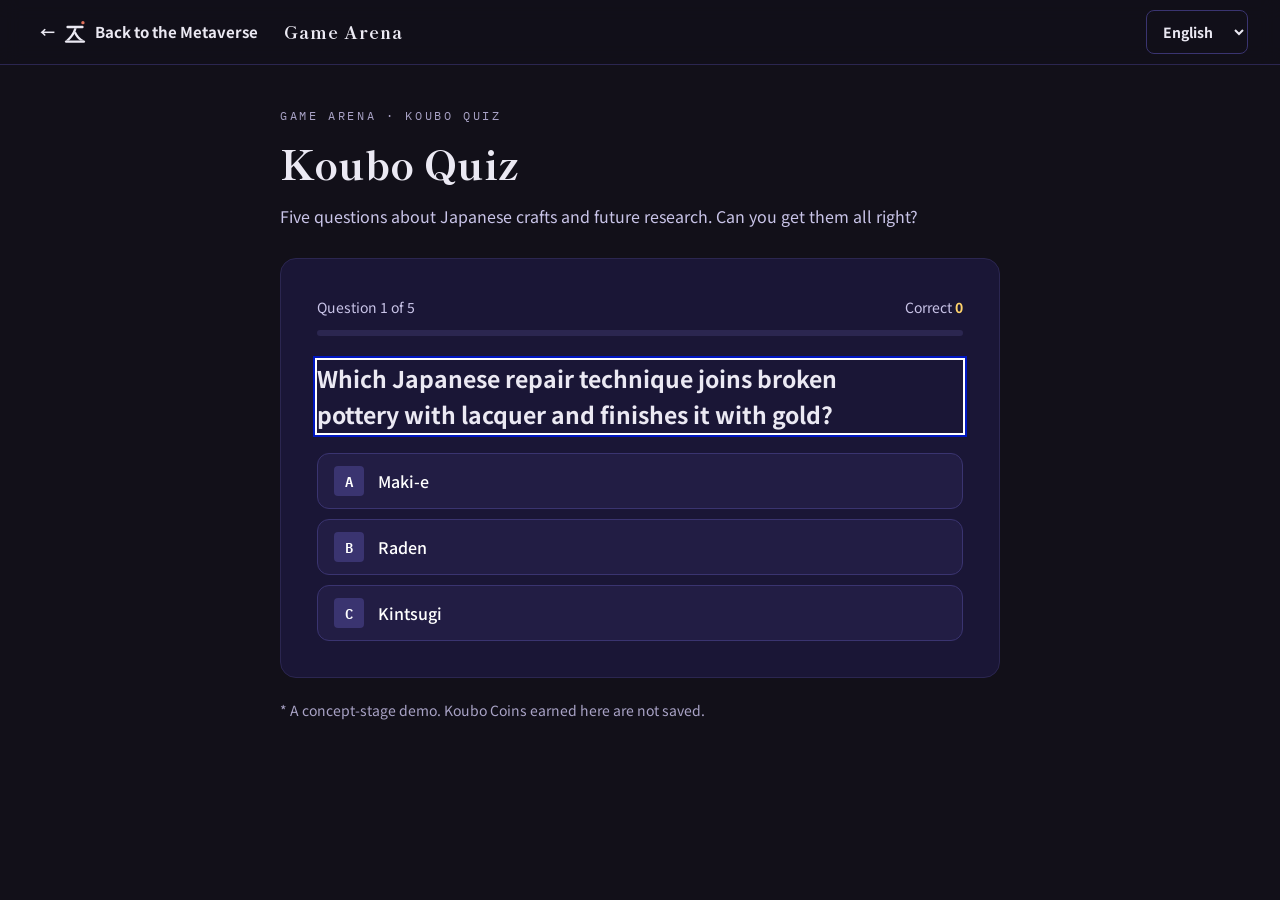
<file: game.html>
<!doctype html>
<html lang="ja">
<head>
  <meta charset="utf-8">
  <meta name="viewport" content="width=device-width, initial-scale=1, viewport-fit=cover">
  <meta name="claude:viewport-fit-sides" content="cover">
  <script>try{var t=localStorage.getItem("jinseikoubo-theme");if(t==="light"||t==="dark")document.documentElement.setAttribute("data-theme",t)}catch(e){}</script>
  <title>工房クイズ | 人生工房 ゲームアリーナ</title>
  <meta name="description" content="メタバース工房のゲームアリーナ。日本の工芸と未来の研究に関する5問のクイズです。">
  <meta name="theme-color" content="#121019">
  <link rel="preconnect" href="https://fonts.googleapis.com">
  <link rel="preconnect" href="https://fonts.gstatic.com" crossorigin>
  <link rel="preload" as="style" href="https://fonts.googleapis.com/css2?family=Noto+Sans+JP:wght@400;500;700;900&family=Shippori+Mincho:wght@600;700;800&family=IBM+Plex+Mono:wght@500;600&display=swap" onload="this.onload=null;this.rel='stylesheet'">
  <noscript><link rel="stylesheet" href="https://fonts.googleapis.com/css2?family=Noto+Sans+JP:wght@400;500;700;900&family=Shippori+Mincho:wght@600;700;800&family=IBM+Plex+Mono:wght@500;600&display=swap"></noscript>
  <link rel="icon" href="data:image/svg+xml,%3Csvg xmlns='http://www.w3.org/2000/svg' viewBox='0 0 512 512' width='512' height='512' role='img' aria-label='%E4%BA%BA%E7%94%9F%E5%B7%A5%E6%88%BF'%3E%3Ctitle%3E%E4%BA%BA%E7%94%9F%E5%B7%A5%E6%88%BF%3C/title%3E%3Crect width='512' height='512' rx='112' fill='%231d1d1f'/%3E%3Cg transform='translate%2896.00 92.00%29 scale%283.2000%29'%3E%3Cg fill='%23ffffff'%3E%3Crect x='14' y='24' width='72' height='10' rx='5'/%3E%3Cpath d='M47 34H57C51 54 41 71 25 85H12C28 71 41 54 47 34Z'/%3E%3Cpath d='M46 55L53 48C61 65 71 77 88 85H72C61 79 53 69 46 55Z'/%3E%3Crect x='8' y='85' width='84' height='10' rx='5'/%3E%3C/g%3E%3Cg fill='%23e0715c'%3E%3Ccircle cx='83' cy='11' r='7'/%3E%3C/g%3E%3C/g%3E%3C/svg%3E">
  <link rel="stylesheet" href="assets/css/style.css">
  <style>
    /* ゲームアリーナ：夜の工房街（常にダーク） */
    :root { color-scheme: dark; }
    body { background: #121019; color: #ebe9f3; }
    body::before { background: #121019; }
    .g-header { position: sticky; top: env(safe-area-inset-top, 0px); z-index: 10; background: rgba(18, 16, 25, .92); backdrop-filter: blur(10px); border-bottom: 1px solid #2b2650; }
    .g-header .container { max-width: none; display: flex; align-items: center; gap: 12px; height: 64px; }
    .g-back { display: inline-flex; align-items: center; gap: 8px; min-height: 44px; padding: 0 14px 0 8px; border-radius: var(--shape-sm); color: #ebe9f3; text-decoration: none; font-weight: 700; font-size: 15px; }
    .g-back:hover { background: rgba(255,255,255,.08); }
    .g-title { margin-right: auto; font-family: var(--font-display); font-weight: 800; font-size: 17px; letter-spacing: .06em; }
    @media (max-width: 420px) { .g-title { display: none; } .g-back { margin-right: auto; } }
    .g-lang { min-height: 44px; padding: 0 12px; border-radius: var(--shape-sm); border: 1px solid #3a3470; background: transparent; color: #ebe9f3; font-size: 14px; font-weight: 700; }
    .g-lang:hover { background: rgba(255,255,255,.08); }
    .g-lang option { color: #1d1d1f; }
    .g-main { padding-block: 40px 72px; }
    .g-wrap { max-width: 720px; margin: 0 auto; }
    .g-eyebrow { font-family: var(--font-mono); font-size: 12px; letter-spacing: .22em; color: #a9a3c6; }
    .g-h1 { margin-top: 10px; font-family: var(--font-display); font-weight: 800; font-size: clamp(28px, 6vw, 40px); line-height: 1.35; }
    .g-lead { margin-top: 12px; color: #c9c4e8; font-size: 16px; }
    .g-card { margin-top: 28px; padding: 28px 22px; border-radius: var(--shape-lg); background: #1a1636; border: 1px solid #2b2650; }
    @media (min-width: 768px) { .g-card { padding: 36px; } }
    .g-meta { display: flex; justify-content: space-between; align-items: center; gap: 12px; font-size: 14px; color: #c9c4e8; }
    .g-meta b { font-variant-numeric: tabular-nums; color: #ffd36b; }
    .g-bar { margin-top: 10px; height: 6px; border-radius: 999px; background: #2b2650; overflow: hidden; }
    .g-bar span { display: block; height: 100%; width: 0; background: #ffd36b; border-radius: 999px; transition: width var(--dur-medium) var(--ease-standard); }
    .g-q { margin-top: 24px; font-size: clamp(19px, 3.6vw, 23px); font-weight: 700; line-height: 1.6; }
    .g-choices { margin-top: 20px; display: grid; gap: 10px; }
    .g-choice {
      display: flex; align-items: center; gap: 14px; width: 100%; min-height: 56px; padding: 12px 16px; text-align: left;
      border-radius: var(--shape-md); border: 1px solid #3a3470; background-color: #221d44; color: #fff; font-size: 16px; font-weight: 500;
    }
    .g-choice .k { flex-shrink: 0; width: 30px; height: 30px; display: grid; place-items: center; border-radius: var(--shape-xs); background: #3a3470; font-family: var(--font-mono); font-weight: 600; font-size: 14px; }
    .g-choice:disabled { cursor: default; }
    .g-choice.is-right { border-color: #5ce0a8; background-color: #173a2e; }
    .g-choice.is-right .k { background: #5ce0a8; color: #0b2a1f; }
    .g-choice.is-wrong { border-color: #ff8a80; background-color: #3d1a22; }
    .g-choice.is-wrong .k { background: #ff8a80; color: #3a0d10; }
    .g-feedback { margin-top: 18px; padding: 14px 16px; border-radius: var(--shape-md); background: #221d44; font-size: 15px; line-height: 1.75; }
    .g-feedback b { display: block; margin-bottom: 4px; font-size: 16px; }
    .g-actions { margin-top: 20px; display: flex; flex-wrap: wrap; gap: 10px; }
    .g-actions .btn { flex: 1 1 200px; }
    .g-result { text-align: center; }
    .g-score { margin-top: 8px; font-size: clamp(56px, 16vw, 88px); font-weight: 900; line-height: 1.1; font-variant-numeric: tabular-nums; color: #ffd36b; }
    .g-score small { font-size: .35em; color: #ebe9f3; margin-left: 6px; }
    .g-coin { margin-top: 10px; display: inline-flex; align-items: center; gap: 8px; padding: 8px 16px; border-radius: 999px; background: #2b2650; font-weight: 700; }
    .g-msg { margin-top: 16px; color: #c9c4e8; }
    .g-note { margin-top: 20px; font-size: 14px; color: #a9a3c6; }
    .btn--g { background: #ffd36b; color: #1a1405; }
    .btn--gline { background: transparent; color: #ebe9f3; border: 1px solid #5a54a0; }
    .btn--g::after, .btn--gline::after { display: none; }
    .g-enter { animation: g-in var(--dur-long) var(--ease-emph-decel) both; }
    @keyframes g-in { from { opacity: 0; transform: translateY(12px) scale(.98); } to { opacity: 1; transform: none; } }
    @media (prefers-reduced-motion: reduce) { .g-enter { animation: none; } }
  </style>
</head>
<body>
  <svg xmlns="http://www.w3.org/2000/svg" style="display:none"><symbol id="lg-mark" viewBox="0 0 100 100"><g fill="currentColor"><rect x="14" y="24" width="72" height="10" rx="5"/><path d="M47 34H57C51 54 41 71 25 85H12C28 71 41 54 47 34Z"/><path d="M46 55L53 48C61 65 71 77 88 85H72C61 79 53 69 46 55Z"/><rect x="8" y="85" width="84" height="10" rx="5"/></g><g fill="var(--logo-sun, #c33e25)"><circle cx="83" cy="11" r="7"/></g></symbol><symbol id="lg-kanji" viewBox="0 0 261.13 64.00"><g fill="currentColor"><path d="M28.39 2.16Q33.25 2.36 33.25 3.1Q33.25 3.37 32.57 3.84L31.36 4.59Q32.1 18.34 34.9 27.79Q37.7 37.23 43.94 43.9Q50.17 50.58 60.97 54.76L60.83 55.57Q57.93 56.11 56.11 58.13Q54.29 60.16 53.68 63.46Q45.79 59.08 41.07 52.43Q36.35 45.79 34.06 37.23Q31.76 28.66 30.89 17.06Q30.21 27.04 27.62 35.14Q25.02 43.23 18.58 50.65Q12.14 58.07 0.67 63.8L0 62.85Q8.9 56.11 13.83 48.35Q18.75 40.6 20.64 32.61Q22.52 24.62 22.93 14.9L23 12.54Q23 6.61 22.19 1.28Z"/><path d="M111.81 33.45Q112.22 32.98 112.83 32.13Q113.43 31.29 113.8 30.89Q114.17 30.48 114.44 30.48Q114.85 30.48 116.87 32Q118.9 33.52 120.72 35.14Q122.54 36.75 122.54 37.23Q122.27 38.31 120.78 38.31H101.63V58.54H114.92L117.07 55.5Q117.34 55.1 118.02 54.19Q118.69 53.28 119.1 52.84Q119.5 52.4 119.77 52.4Q120.18 52.4 122.27 53.99Q124.36 55.57 126.21 57.26Q128.07 58.94 128.07 59.41Q127.8 60.49 126.18 60.49H78.57Q73.78 60.56 68.45 61.44L66.77 58Q70.47 58.4 75.73 58.54H93.27V38.31H86.26Q81.47 38.37 76.14 39.25L74.39 35.81Q78.09 36.21 83.36 36.35H93.27V19.09H81.8Q75.67 29.54 67.44 35.61L66.7 35Q71.49 27.72 75.06 16.99Q76.14 13.76 77.02 9.44Q77.89 5.13 77.96 2.43L89.63 6.27Q89.49 6.88 88.85 7.28Q88.21 7.69 87.13 7.69Q84.77 13.69 82.82 17.2H93.27V14.36Q93.27 5.87 92.39 0.54L103.99 1.96Q103.86 2.77 103.35 3.24Q102.85 3.71 101.63 3.91V17.2H111.81L113.91 14.36Q114.24 13.89 114.85 13.08Q115.46 12.27 115.83 11.87Q116.2 11.46 116.47 11.46Q116.87 11.46 118.86 12.91Q120.85 14.36 122.64 15.95Q124.43 17.53 124.43 18.01Q124.22 19.09 122.54 19.09H101.63V36.35H109.72Z"/><path d="M180.2 8.09Q180.47 7.69 181.14 6.78Q181.82 5.87 182.22 5.43Q182.63 4.99 182.9 4.99Q183.3 4.99 185.36 6.58Q187.41 8.16 189.27 9.88Q191.12 11.6 191.12 12.07Q190.99 12.61 190.45 12.88Q189.91 13.15 189.23 13.15H168.6V56.45H181.88L184.11 53.34Q184.45 52.87 185.09 51.96Q185.73 51.05 186.13 50.61Q186.54 50.17 186.81 50.17Q187.21 50.17 189.27 51.76Q191.33 53.34 193.18 55.06Q195.03 56.78 195.03 57.26Q194.77 58.34 193.15 58.34H145.6Q140.81 58.4 135.49 59.28L133.8 55.91Q137.51 56.31 142.77 56.45H160.3V13.15H149.92Q145.13 13.22 139.8 14.09L138.05 10.66Q141.76 11.06 147.02 11.19H178.04Z"/><path d="M251.41 2.56Q251.68 2.23 252.22 1.48Q252.76 0.74 253.1 0.37Q253.44 0 253.71 0Q254.11 0 255.83 1.32Q257.55 2.63 259.03 4.05Q260.52 5.46 260.52 5.93Q260.25 7.01 258.77 7.01H214.73Q209.94 7.08 204.61 7.96L202.86 4.59Q206.57 4.99 211.83 5.13H249.59ZM248.72 11.4Q249.05 11.06 249.73 10.25Q250.4 9.44 250.81 9.44Q251.21 9.44 253 10.69Q254.79 11.94 256.34 13.32Q257.89 14.7 257.89 15.17Q257.62 15.58 256.94 15.95Q256.27 16.32 255.39 16.46V20.3L255.46 22.59Q255.53 25.22 255.73 27.58Q255.46 28.19 253.17 28.97Q250.87 29.74 249.12 29.74Q247.64 29.74 247.64 28.39Q247.7 28.19 247.74 27.95Q247.77 27.72 247.84 27.45V26.23H216.55Q216.55 31.09 216.14 34.66H230.44Q230.44 29.74 229.97 26.64Q235.16 27.85 237.12 28.49Q239.07 29.13 239.07 29.61Q239.07 29.88 238.74 30.08L237.86 30.68V34.66H250.6L252.36 32.24Q252.7 31.83 253.2 31.16Q253.71 30.48 254.01 30.15Q254.31 29.81 254.58 29.81Q254.99 29.81 256.64 31.06Q258.29 32.3 259.71 33.65Q261.13 35 261.13 35.47Q260.86 36.55 259.3 36.55H235.9Q235.5 40.06 234.62 43.09H245.75L247.5 41.21Q247.77 40.94 248.31 40.4Q248.85 39.86 249.19 39.59Q249.53 39.32 249.8 39.32Q250.2 39.32 251.82 40.56Q253.44 41.81 254.85 43.23Q256.27 44.64 256.27 45.12Q255.66 45.99 253.91 46.26Q253.3 53.21 252.16 56.92Q251.01 60.63 248.85 62.18Q247.44 63.19 245.51 63.6Q243.59 64 240.83 64Q240.96 60.7 239.61 59.28Q237.93 57.59 233.68 56.85L233.74 55.91Q235.84 56.11 238.06 56.28Q240.29 56.45 241.7 56.45Q243.12 56.45 243.79 55.97Q245.41 54.63 246.29 45.05H233.95Q231.72 50.98 226.16 55.7Q220.59 60.43 209.94 63.93L209.33 63.06Q216.75 59.08 220.63 54.69Q224.51 50.31 225.79 46.06Q227.07 41.81 227.27 36.55H215.94Q213.65 54.22 201.31 62.99L200.77 62.45Q205.83 54.9 207.48 45.79Q209.13 36.69 209.13 25.56V17.87Q209.13 12.95 208.66 9.85L217.76 13.35H247.17ZM247.84 24.28V15.31H216.55V24.28Z"/></g></symbol><symbol id="lg-roman" viewBox="0 0 261.13 11"><g fill="currentColor"><path d="M0 12.18Q0 11.82 0.22 11.62Q0.43 11.42 0.7 11.42Q1.12 11.42 1.51 11.76Q1.71 11.92 2.09 12.39Q2.28 12.61 2.42 12.73Q2.56 12.85 2.71 12.85Q2.82 12.85 2.91 12.8Q3 12.76 3.03 12.7Q3.35 12.45 3.5 11.64Q3.65 10.84 3.65 9.27V1.59Q3.65 0.88 3.3 0.63Q2.95 0.39 2.38 0.39H2.19Q2.09 0.39 2.09 0.21Q2.09 0.01 2.19 0.01H7.02Q7.14 0.01 7.14 0.21Q7.14 0.39 7.02 0.39H6.84Q6.29 0.39 5.94 0.64Q5.59 0.89 5.59 1.59L5.6 9.36Q5.6 10.91 5.01 11.84Q4.41 12.77 3.58 13.15Q2.76 13.53 2 13.53Q1.42 13.53 0.96 13.33Q0.51 13.12 0.25 12.8Q0 12.49 0 12.18Z"/><path d="M21.5 11Q21.4 11 21.4 10.81Q21.4 10.64 21.5 10.64H21.68Q22.25 10.64 22.59 10.39Q22.93 10.14 22.93 9.45L22.95 1.58Q22.95 0.88 22.6 0.63Q22.25 0.39 21.68 0.39H21.5Q21.4 0.39 21.4 0.19Q21.4 0.01 21.5 0.01H26.33Q26.44 0.01 26.44 0.19Q26.44 0.39 26.33 0.39H26.15Q25.57 0.39 25.24 0.63Q24.9 0.88 24.9 1.58V9.45Q24.9 10.15 25.24 10.4Q25.59 10.64 26.15 10.64H26.33Q26.44 10.64 26.44 10.81Q26.44 11 26.33 11Z"/><path d="M40.8 11Q40.71 11 40.71 10.81Q40.71 10.64 40.8 10.64H40.95Q41.44 10.64 41.83 10.28Q42.23 9.93 42.23 9.29V1.43Q42.03 0.94 41.74 0.7Q41.45 0.46 40.99 0.39L40.8 0.37Q40.74 0.36 40.72 0.32Q40.69 0.28 40.69 0.19Q40.69 0.01 40.8 0.01H43.88L49.46 8.05V1.71Q49.46 1.09 49.05 0.74Q48.65 0.39 48.16 0.37H48.01Q47.91 0.37 47.91 0.19Q47.91 0.01 48.01 0.01H51.48Q51.59 0.01 51.59 0.19Q51.59 0.37 51.48 0.37H51.31Q50.81 0.39 50.43 0.74Q50.04 1.09 50.04 1.71V11H49.1L42.82 1.91V9.29Q42.82 9.93 43.23 10.28Q43.63 10.64 44.11 10.64H44.27Q44.37 10.64 44.37 10.81Q44.37 11 44.27 11Z"/><path d="M67.9 10.63Q67.71 10.54 67.53 10.54Q67.32 10.54 67.1 10.68Q66.87 10.82 66.56 11.13L65.88 8.21L65.85 8.08Q65.85 8.05 65.88 8.02Q65.92 7.99 65.96 7.97Q66 7.96 66.01 7.94Q66.04 7.93 66.1 7.93Q66.16 7.93 66.26 8.05Q67.93 10.58 70.3 10.58Q71.26 10.58 71.91 10.09Q72.55 9.6 72.55 8.63Q72.55 7.5 71.32 6.95Q70.71 6.68 69.68 6.35Q69.54 6.3 69.01 6.13Q68.47 5.95 68.05 5.74Q66.29 4.84 66.29 3.06Q66.29 2.38 66.61 1.65Q66.92 0.92 67.7 0.39Q68.48 -0.13 69.78 -0.13Q70.24 -0.13 70.68 -0.03Q71.12 0.07 71.75 0.28Q71.99 0.37 72.17 0.37Q72.58 0.37 73 -0.13L73.76 2.44L73.79 2.55Q73.79 2.64 73.66 2.68Q73.57 2.71 73.52 2.71Q73.45 2.71 73.37 2.62Q73.19 2.33 72.73 1.81Q72.27 1.3 71.49 0.84Q70.71 0.39 69.74 0.39Q68.87 0.39 68.41 0.75Q67.95 1.12 67.8 1.54Q67.65 1.95 67.65 2.25Q67.65 3.2 68.63 3.73Q68.95 3.89 69.46 4.08Q69.97 4.26 70.51 4.44Q71.76 4.84 72.39 5.13Q73.45 5.63 73.89 6.36Q74.34 7.08 74.34 7.91Q74.34 8.84 73.89 9.58Q73.43 10.33 72.55 10.76Q71.67 11.19 70.45 11.19Q69.33 11.19 67.9 10.63Z"/><path d="M98.57 8.18Q98.57 8.24 98.54 8.3Q98.51 8.36 98.5 8.41L97.92 9.94L97.53 11H88.72Q88.6 11 88.6 10.81Q88.6 10.64 88.72 10.64H88.9Q89.46 10.64 89.81 10.39Q90.15 10.14 90.15 9.43V1.57Q90.15 0.86 89.8 0.62Q89.45 0.37 88.9 0.37H88.72Q88.6 0.37 88.6 0.18Q88.6 0.01 88.72 0.01H97.17Q97.47 0.52 97.77 1.1Q98.08 1.68 98.21 1.95L98.23 2.01Q98.23 2.07 98.12 2.15Q98.06 2.18 98.02 2.18Q97.95 2.18 97.89 2.12Q97.26 1.48 96.19 0.96Q95.13 0.45 94.05 0.45H93.77Q93.16 0.45 92.83 0.5Q92.49 0.55 92.3 0.75Q92.1 0.94 92.1 1.37V5.05H93.31Q94.13 5.05 94.41 5.04Q95.05 5.02 95.42 4.58Q95.78 4.14 95.78 3.58Q95.78 3.47 95.98 3.47Q96.08 3.47 96.12 3.5Q96.16 3.52 96.16 3.58V7.05Q96.16 7.11 96.12 7.13Q96.08 7.15 95.98 7.15Q95.78 7.15 95.78 7.05Q95.78 6.48 95.42 6.05Q95.05 5.62 94.41 5.6Q94.13 5.59 93.31 5.59H92.1V9.61Q92.1 10.14 92.42 10.32Q92.74 10.51 93.43 10.55Q93.58 10.57 93.89 10.57Q94.2 10.57 94.4 10.55Q95.71 10.48 96.6 9.77Q97.48 9.06 98.23 8.05Q98.27 7.99 98.35 7.99Q98.41 7.99 98.47 8.02Q98.57 8.06 98.57 8.18Z"/><path d="M112.93 11Q112.83 11 112.83 10.81Q112.83 10.64 112.93 10.64H113.11Q113.68 10.64 114.02 10.39Q114.36 10.14 114.36 9.45L114.38 1.58Q114.38 0.88 114.03 0.63Q113.68 0.39 113.11 0.39H112.93Q112.83 0.39 112.83 0.19Q112.83 0.01 112.93 0.01H117.76Q117.87 0.01 117.87 0.19Q117.87 0.39 117.76 0.39H117.58Q117 0.39 116.67 0.63Q116.33 0.88 116.33 1.58V9.45Q116.33 10.15 116.67 10.4Q117.02 10.64 117.58 10.64H117.76Q117.87 10.64 117.87 10.81Q117.87 11 117.76 11Z"/><path d="M161.97 10.82Q161.97 11 161.87 11H156.88Q156.77 11 156.77 10.82Q156.77 10.63 156.88 10.63Q157.35 10.63 157.6 10.52Q157.84 10.42 157.84 10.18Q157.84 9.93 157.5 9.45L155.83 7.29L154.59 5.69L154.07 6.23L153.66 6.66V9.43Q153.66 10.14 154 10.38Q154.34 10.63 154.91 10.63H155.09Q155.19 10.63 155.19 10.81Q155.19 11 155.09 11H150.26Q150.15 11 150.15 10.81Q150.15 10.63 150.26 10.63H150.45Q151.02 10.63 151.35 10.37Q151.69 10.12 151.69 9.43V1.58Q151.69 0.88 151.35 0.63Q151 0.39 150.45 0.39H150.26Q150.15 0.39 150.15 0.19Q150.15 0.01 150.26 0.01H155.09Q155.21 0.01 155.21 0.19Q155.21 0.39 155.09 0.39H154.91Q154.33 0.39 153.99 0.63Q153.66 0.88 153.66 1.58V5.87Q154.85 4.62 156.17 3.22Q157.49 1.82 157.77 1.49Q157.99 1.22 157.99 1Q157.99 0.72 157.68 0.54Q157.37 0.37 156.83 0.37Q156.73 0.37 156.73 0.18Q156.73 0.01 156.83 0.01H161.23Q161.35 0.01 161.35 0.18Q161.35 0.37 161.23 0.37Q159.84 0.37 158.66 1.51Q158.44 1.7 156.25 3.98L155.98 4.25L156.76 5.28Q159.16 8.53 159.74 9.24Q160.2 9.82 160.46 10.08Q160.72 10.34 161.05 10.49Q161.38 10.63 161.87 10.63Q161.97 10.63 161.97 10.82Z"/><path d="M176.23 5.53Q176.23 3.74 177.01 2.46Q177.8 1.18 179 0.52Q180.21 -0.13 181.46 -0.13Q182.71 -0.13 183.91 0.52Q185.11 1.18 185.9 2.46Q186.68 3.74 186.68 5.53Q186.68 7.32 185.9 8.6Q185.11 9.88 183.91 10.54Q182.71 11.19 181.46 11.19Q180.21 11.19 179 10.54Q177.8 9.88 177.01 8.6Q176.23 7.32 176.23 5.53ZM184.58 5.54Q184.58 3.86 184.16 2.68Q183.74 1.51 183.04 0.92Q182.34 0.34 181.48 0.34Q180.6 0.34 179.89 0.92Q179.18 1.51 178.77 2.68Q178.36 3.85 178.36 5.54Q178.36 7.23 178.77 8.4Q179.18 9.57 179.88 10.15Q180.58 10.73 181.46 10.73Q182.34 10.73 183.04 10.15Q183.74 9.57 184.16 8.4Q184.58 7.23 184.58 5.54Z"/><path d="M202.5 7.53V1.58Q202.5 0.88 202.15 0.63Q201.8 0.39 201.23 0.39H201.04Q200.94 0.39 200.94 0.19Q200.94 0.01 201.04 0.01H205.87Q205.97 0.01 205.97 0.19Q205.97 0.39 205.87 0.39H205.69Q205.11 0.39 204.77 0.63Q204.44 0.88 204.44 1.58V6.95Q204.44 7.93 204.6 8.7Q204.77 9.48 205.35 10.05Q205.93 10.61 207.09 10.61Q208.78 10.61 209.39 9.48Q210 8.35 210 6.63V1.71Q210 1.09 209.6 0.73Q209.19 0.37 208.72 0.37H208.57Q208.46 0.37 208.46 0.19Q208.46 0.01 208.57 0.01H212.04Q212.15 0.01 212.15 0.19Q212.15 0.37 212.04 0.37H211.89Q211.41 0.37 211.01 0.73Q210.61 1.09 210.61 1.71L210.58 7.07Q210.58 9.05 209.63 10.12Q208.67 11.19 206.93 11.19Q204.6 11.19 203.55 10.26Q202.5 9.33 202.5 7.53Z"/><path d="M226.4 10.82Q226.4 10.64 226.51 10.64H226.69Q227.25 10.64 227.6 10.39Q227.94 10.14 227.94 9.43V1.57Q227.94 0.86 227.6 0.62Q227.25 0.37 226.69 0.37H226.51Q226.45 0.37 226.43 0.33Q226.4 0.28 226.4 0.19Q226.4 0.01 226.51 0.01L229.83 0Q231.52 0 232.16 0.01Q233.14 0.03 233.97 0.34Q234.81 0.66 235.31 1.24Q235.81 1.83 235.81 2.61Q235.81 3.61 234.98 4.23Q234.15 4.84 232.92 5.14Q234.38 5.46 235.4 6.15Q236.42 6.84 236.42 7.97Q236.42 8.9 235.85 9.58Q235.27 10.27 234.32 10.63Q233.36 11 232.25 11L229.77 11.01L226.51 11Q226.45 11 226.43 10.96Q226.4 10.91 226.4 10.82ZM230.25 4.92Q232.22 4.92 232.92 4.28Q233.62 3.64 233.62 2.55Q233.62 1.62 233 1.04Q232.38 0.45 231.13 0.45Q230.47 0.45 230.19 0.66Q229.91 0.88 229.91 1.39V4.92ZM231.46 10.55Q232.72 10.55 233.48 9.9Q234.23 9.24 234.23 7.96Q234.23 6.77 233.37 6.07Q232.51 5.37 230.25 5.37H229.91V9.61Q229.91 10.15 230.19 10.35Q230.47 10.55 231.14 10.55Z"/><path d="M250.68 5.53Q250.68 3.74 251.46 2.46Q252.24 1.18 253.45 0.52Q254.66 -0.13 255.91 -0.13Q257.16 -0.13 258.36 0.52Q259.56 1.18 260.34 2.46Q261.13 3.74 261.13 5.53Q261.13 7.32 260.34 8.6Q259.56 9.88 258.36 10.54Q257.16 11.19 255.91 11.19Q254.66 11.19 253.45 10.54Q252.24 9.88 251.46 8.6Q250.68 7.32 250.68 5.53ZM259.02 5.54Q259.02 3.86 258.61 2.68Q258.19 1.51 257.49 0.92Q256.79 0.34 255.92 0.34Q255.04 0.34 254.34 0.92Q253.63 1.51 253.22 2.68Q252.81 3.85 252.81 5.54Q252.81 7.23 253.22 8.4Q253.63 9.57 254.33 10.15Q255.03 10.73 255.91 10.73Q256.79 10.73 257.49 10.15Q258.19 9.57 258.61 8.4Q259.02 7.23 259.02 5.54Z"/></g></symbol></svg>
  <header class="g-header">
    <div class="container">
      <a class="g-back" href="metaverse.html" id="gBack"><span aria-hidden="true">←</span><svg class="g-mark" viewBox="0 0 100 100" aria-hidden="true" focusable="false"><use href="#lg-mark"/></svg><span data-t="back">メタバースに戻る</span></a>
      <p class="g-title" data-t="arena">ゲームアリーナ</p>
      <select class="g-lang" id="gLang" aria-label="言語 / Language"><option value="ja">日本語</option><option value="en">English</option><option value="zh-Hans">简体中文</option><option value="ko">한국어</option></select>
    </div>
  </header>

  <main class="g-main" id="main">
    <div class="container">
      <div class="g-wrap g-enter">
        <p class="g-eyebrow">GAME ARENA · KOUBO QUIZ</p>
        <h1 class="g-h1" data-t="h1">工房クイズ</h1>
        <p class="g-lead" data-t="lead">日本の工芸と、未来の研究についての5問です。全問正解をめざしてください。</p>
        <div class="g-card" id="gCard" aria-live="polite"></div>
        <p class="g-note" data-t="note">※構想段階のデモです。獲得した工房コインは保存されません。</p>
      </div>
    </div>
  </main>

  <script>
  (() => {
    "use strict";
    const $ = (s) => document.querySelector(s);

  /* ---------- 更新（リロード）したときは、必ずページの一番上から表示する ---------- */
  (() => {
    try { if ("scrollRestoration" in history) history.scrollRestoration = "manual"; } catch (_) { /* 非対応の環境 */ }
    const nav = performance.getEntriesByType && performance.getEntriesByType("navigation")[0];
    const isReload = nav ? nav.type === "reload" : (performance.navigation && performance.navigation.type === 1);
    if (!isReload) return;
    // URL の位置指定（#academy など）を外し、先頭へ移動
    if (location.hash) { try { history.replaceState(null, "", location.pathname + location.search); } catch (_) { /* 履歴を変えられない環境 */ } }
    const toTop = () => window.scrollTo({ top: 0, left: 0, behavior: "instant" });
    toTop();
    window.addEventListener("load", toTop, { once: true });
  })();
    const LANG_KEY = "jinseikoubo-lang";
    let lang = "ja";
    try {
      const saved = localStorage.getItem(LANG_KEY);
      const nl = (navigator.language || "ja").toLowerCase();
      if (["ja", "en", "zh-Hans", "ko"].includes(saved)) lang = saved;
      else lang = nl.startsWith("ja") ? "ja" : nl.startsWith("zh") ? "zh-Hans" : nl.startsWith("ko") ? "ko" : "en";
    } catch (_) { /* 保存不可の環境では日本語 */ }
    // 中国語・韓国語：英語の文章をキーにした辞書（assets/js/i18n-zhko.js）で訳す
    const X = (en) => {
      const D = window.JK_I18N_ZHKO; if (!D) return en;
      const k = lang === "ko" ? 1 : 0;
      if (D.exact[en.trim()]) return D.exact[en.trim()][k];
      for (const [rx, , zh, ko] of D.templates) { const m = en.match(new RegExp(rx)); if (m) return (k ? ko : zh).replace(/\{(\d)\}/g, (_, n) => m[+n + 1] ?? ""); }
      return en;
    };
    const tr = (ja, en) => (lang === "ja" ? ja : lang === "en" ? en : X(en));
    const loadZhKo = (done) => {
      const fam = lang === "ko" ? "Noto+Sans+KR:wght@400;500;700;900&family=Noto+Serif+KR:wght@700;900" : "Noto+Sans+SC:wght@400;500;700;900&family=Noto+Serif+SC:wght@700;900";
      if (!document.querySelector(`link[data-font="${lang}"]`)) { const l = document.createElement("link"); l.rel = "stylesheet"; l.dataset.font = lang; l.href = `https://fonts.googleapis.com/css2?family=${fam}&display=swap`; document.head.appendChild(l); }
      if (window.JK_I18N_ZHKO) return done();
      const sc = document.createElement("script"); sc.src = "assets/js/i18n-zhko.js"; sc.onload = done; sc.onerror = done; document.head.appendChild(sc);
    };

    const UI = {
      back: ["メタバースに戻る", "Back to the Metaverse"],
      arena: ["ゲームアリーナ", "Game Arena"],
      h1: ["工房クイズ", "Koubo Quiz"],
      lead: ["日本の工芸と、未来の研究についての5問です。全問正解をめざしてください。", "Five questions about Japanese crafts and future research. Can you get them all right?"],
      note: ["※構想段階のデモです。獲得した工房コインは保存されません。", "* A concept-stage demo. Koubo Coins earned here are not saved."],
    };

    // 問題（答えは choices の 0 番目。表示時に並べ替える）
    const QUIZ = [
      { q: ["割れた器を漆でつなぎ、金などで仕上げる日本の修理技法は？", "Which Japanese repair technique joins broken pottery with lacquer and finishes it with gold?"],
        choices: [["金継ぎ", "Kintsugi"], ["蒔絵", "Maki-e"], ["螺鈿", "Raden"]],
        why: ["金継ぎは、割れや欠けを漆で接着し、継ぎ目を金粉などで装飾する技法です。傷あとを景色として楽しみます。", "Kintsugi bonds cracks with lacquer and decorates the seams with gold powder, treating the repair as part of the piece's beauty."] },
      { q: ["「宇治茶」で知られる宇治市があるのは、どの府県？", "Which prefecture is home to Uji, famous for Uji tea?"],
        choices: [["京都府", "Kyoto"], ["静岡県", "Shizuoka"], ["鹿児島県", "Kagoshima"]],
        why: ["宇治市は京都府の南部にあります。ツアー「宇治で茶師と過ごす一日」の舞台です。", "Uji is in southern Kyoto Prefecture, and it is the setting of our tour “A day with a tea master in Uji.”"] },
      { q: ["「江戸切子」は、何に模様を刻む工芸品？", "What material is Edo Kiriko cut into?"],
        choices: [["ガラス", "Glass"], ["木", "Wood"], ["和紙", "Washi paper"]],
        why: ["江戸切子は、ガラスの表面に回転する道具で模様を刻む、東京の伝統工芸です。", "Edo Kiriko is a traditional Tokyo craft of cutting patterns into glass with rotating tools."] },
      { q: ["太陽が輝くしくみと同じ原理を使うエネルギーは？", "Which energy uses the same principle that makes the Sun shine?"],
        choices: [["フュージョン（核融合）", "Fusion"], ["原子力（核分裂）", "Nuclear fission"], ["地熱", "Geothermal"]],
        why: ["フュージョンは、軽い原子核どうしを融合させてエネルギーを取り出します。太陽の中心でも同じ反応が起きています。", "Fusion releases energy by fusing light atomic nuclei, the same reaction that powers the Sun's core."] },
      { q: ["ペロブスカイト太陽電池の特長として、正しいものは？", "Which is a key feature of perovskite solar cells?"],
        choices: [["薄く、軽く、曲げられる", "Thin, light and flexible"], ["夜でも昼と同じだけ発電できる", "Generates as much at night as by day"], ["材料にシリコンが欠かせない", "Requires silicon as a material"]],
        why: ["材料を塗って作れるため、薄く軽く曲げられるのが特長です。これまで置けなかった壁や窓への設置が期待されています。", "Because they can be coated or printed, they are thin, light and flexible, and could go on walls and windows where panels never fit before."] },
    ];

    const card = $("#gCard");
    let order = [], idx = 0, score = 0;
    const shuffle = (a) => { const b = a.slice(); for (let i = b.length - 1; i > 0; i--) { const j = Math.floor(Math.random() * (i + 1)); [b[i], b[j]] = [b[j], b[i]]; } return b; };
    const esc = (s) => String(s).replace(/[&<>"']/g, (c) => ({ "&": "&amp;", "<": "&lt;", ">": "&gt;", '"': "&quot;", "'": "&#39;" }[c]));
    const L = (pair) => tr(pair[0], pair[1]);

    const start = () => { order = QUIZ.map((q) => ({ ...q, opts: shuffle(q.choices.map((c, i) => ({ c, right: i === 0 }))) })); idx = 0; score = 0; renderQ(); };

    const renderQ = () => {
      const q = order[idx];
      card.innerHTML = `
        <div class="g-meta"><span>${tr(`第${idx + 1}問 / 全${order.length}問`, `Question ${idx + 1} of ${order.length}`)}</span><span>${tr("正解", "Correct")} <b>${score}</b></span></div>
        <div class="g-bar" aria-hidden="true"><span style="width:${(idx / order.length) * 100}%"></span></div>
        <h2 class="g-q" tabindex="-1">${esc(L(q.q))}</h2>
        <div class="g-choices">${q.opts.map((o, i) => `<button class="g-choice" type="button" data-i="${i}"><span class="k">${"ABC"[i]}</span><span>${esc(L(o.c))}</span></button>`).join("")}</div>
        <div id="gAfter"></div>`;
      card.querySelector(".g-q").focus();
    };

    const answer = (i) => {
      const q = order[idx];
      const right = q.opts[i].right;
      if (right) score++;
      card.querySelectorAll(".g-choice").forEach((b, j) => {
        b.disabled = true;
        if (q.opts[j].right) b.classList.add("is-right");
        else if (j === i) b.classList.add("is-wrong");
      });
      card.querySelector(".g-meta b").textContent = score;
      const last = idx === order.length - 1;
      card.querySelector("#gAfter").innerHTML = `
        <div class="g-feedback"><b>${right ? tr("正解！", "Correct!") : tr("残念、不正解です", "Not quite")}</b>${esc(L(q.why))}</div>
        <div class="g-actions"><button class="btn btn--g" type="button" id="gNext">${last ? tr("結果を見る", "See my score") : tr("次の問題へ", "Next question")}</button></div>`;
      card.querySelector("#gNext").focus();
    };

    const renderResult = () => {
      const coins = score * 10;
      const msg = score === order.length ? tr("全問正解です！ 工房マイスターの称号を授与します。", "Perfect score! You've earned the title of Koubo Meister.")
        : score >= 3 ? tr("あと少しです。講座やツアーで、もっと知ってみませんか。", "So close! Learn more through our courses and tours.")
        : tr("ここからが始まりです。気になったテーマを、講座で学んでみましょう。", "This is just the start. Explore the topics that caught your interest in our courses.");
      card.innerHTML = `
        <div class="g-result">
          <p class="g-meta" style="justify-content:center">${tr("結果", "Your result")}</p>
          <p class="g-score" tabindex="-1">${score}<small>/ ${order.length}</small></p>
          <p class="g-coin">🪙 ${tr(`工房コイン ${coins} 枚を獲得（デモ）`, `${coins} Koubo Coins earned (demo)`)}</p>
          <p class="g-msg">${msg}</p>
          <div class="g-actions">
            <button class="btn btn--g" type="button" id="gRetry">${tr("もう一度挑戦する", "Play again")}</button>
            <a class="btn btn--gline" href="academy.html">${tr("関連する講座を見る", "Browse related courses")}</a>
            <a class="btn btn--gline" href="metaverse.html">${tr("メタバースに戻る", "Back to the Metaverse")}</a>
          </div>
        </div>`;
      card.querySelector(".g-score").focus();
    };

    card.addEventListener("click", (e) => {
      const c = e.target.closest(".g-choice");
      if (c && !c.disabled) return answer(Number(c.dataset.i));
      if (e.target.closest("#gNext")) { idx++; return idx < order.length ? renderQ() : renderResult(); }
      if (e.target.closest("#gRetry")) start();
    });
    // キーボード：A / B / C で回答
    document.addEventListener("keydown", (e) => {
      const k = "abc".indexOf(e.key.toLowerCase());
      if (k < 0 || e.metaKey || e.ctrlKey) return;
      const btn = card.querySelectorAll(".g-choice")[k];
      if (btn && !btn.disabled) answer(k);
    });

    const applyLang = () => {
      document.documentElement.lang = lang;
      document.title = tr("工房クイズ | 人生工房 ゲームアリーナ", "Koubo Quiz | Jinsei Koubo Game Arena");
      document.querySelectorAll("[data-t]").forEach((el) => { el.textContent = L(UI[el.dataset.t]); });
      $("#gLang").value = lang;
    };
    const rerender = () => { applyLang(); if (card.querySelector(".g-result")) renderResult(); else renderQ(); };
    $("#gLang").addEventListener("change", (e) => {
      lang = e.target.value;
      try { localStorage.setItem(LANG_KEY, lang); } catch (_) { /* 保存不可の環境 */ }
      // 表示中の画面を、言語だけ切り替えて表示し直す（回答前の状態に戻る）
      if (lang === "zh-Hans" || lang === "ko") loadZhKo(rerender); else rerender();
    });

    applyLang();
    start();
    if (lang === "zh-Hans" || lang === "ko") loadZhKo(rerender);
  })();
  </script>
</body>
</html>
</file>
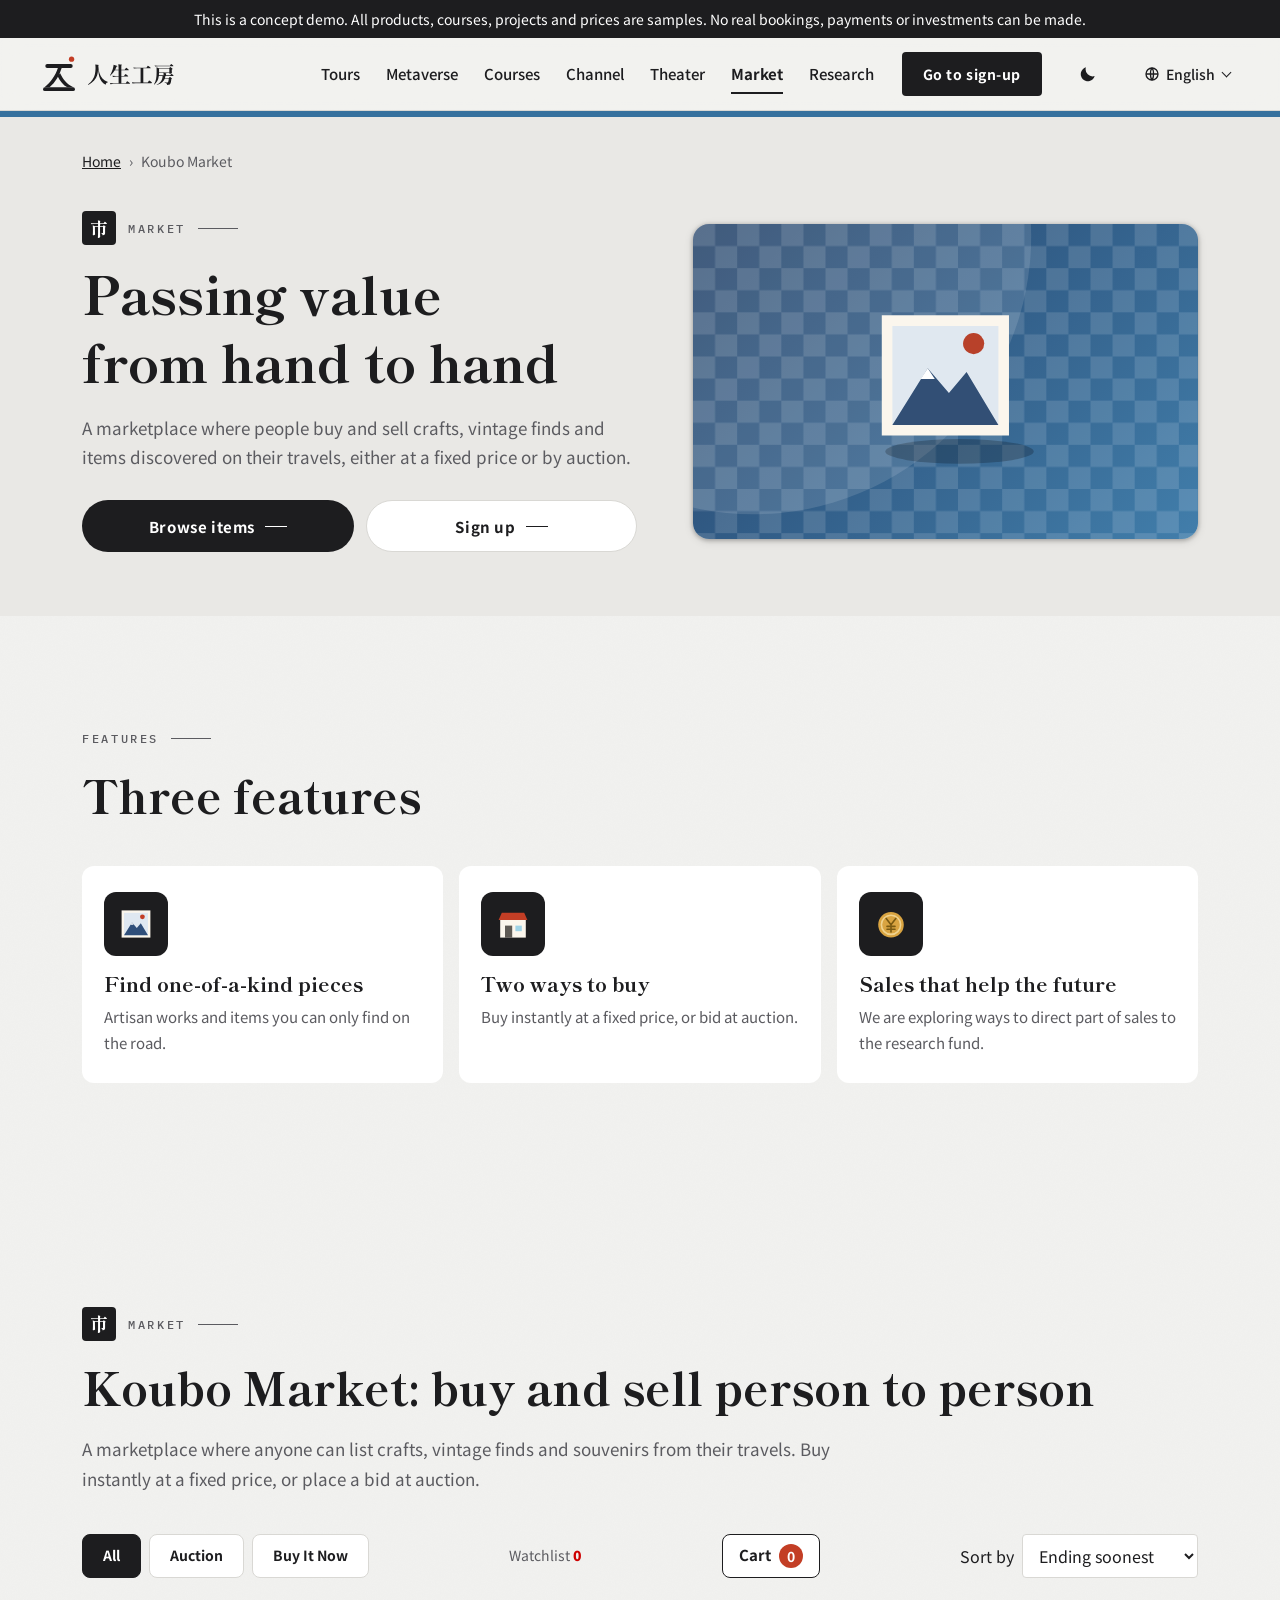
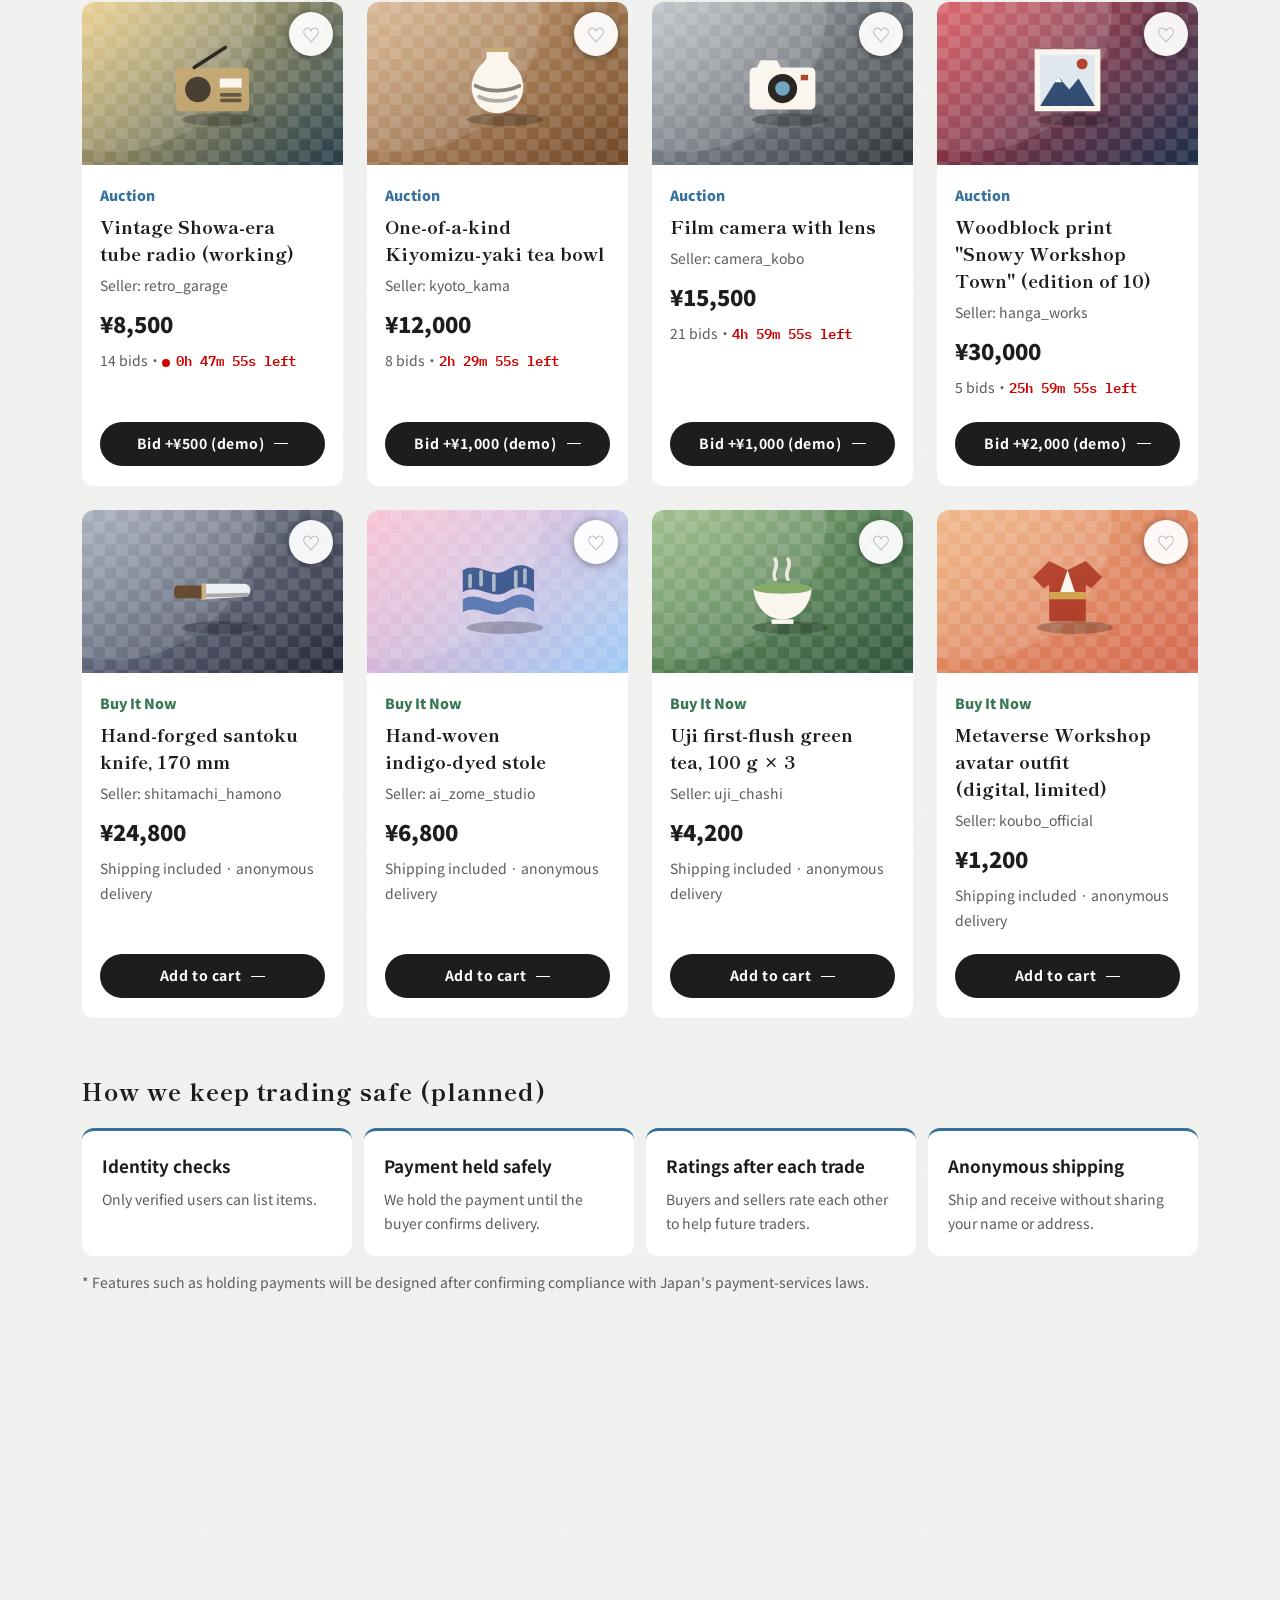
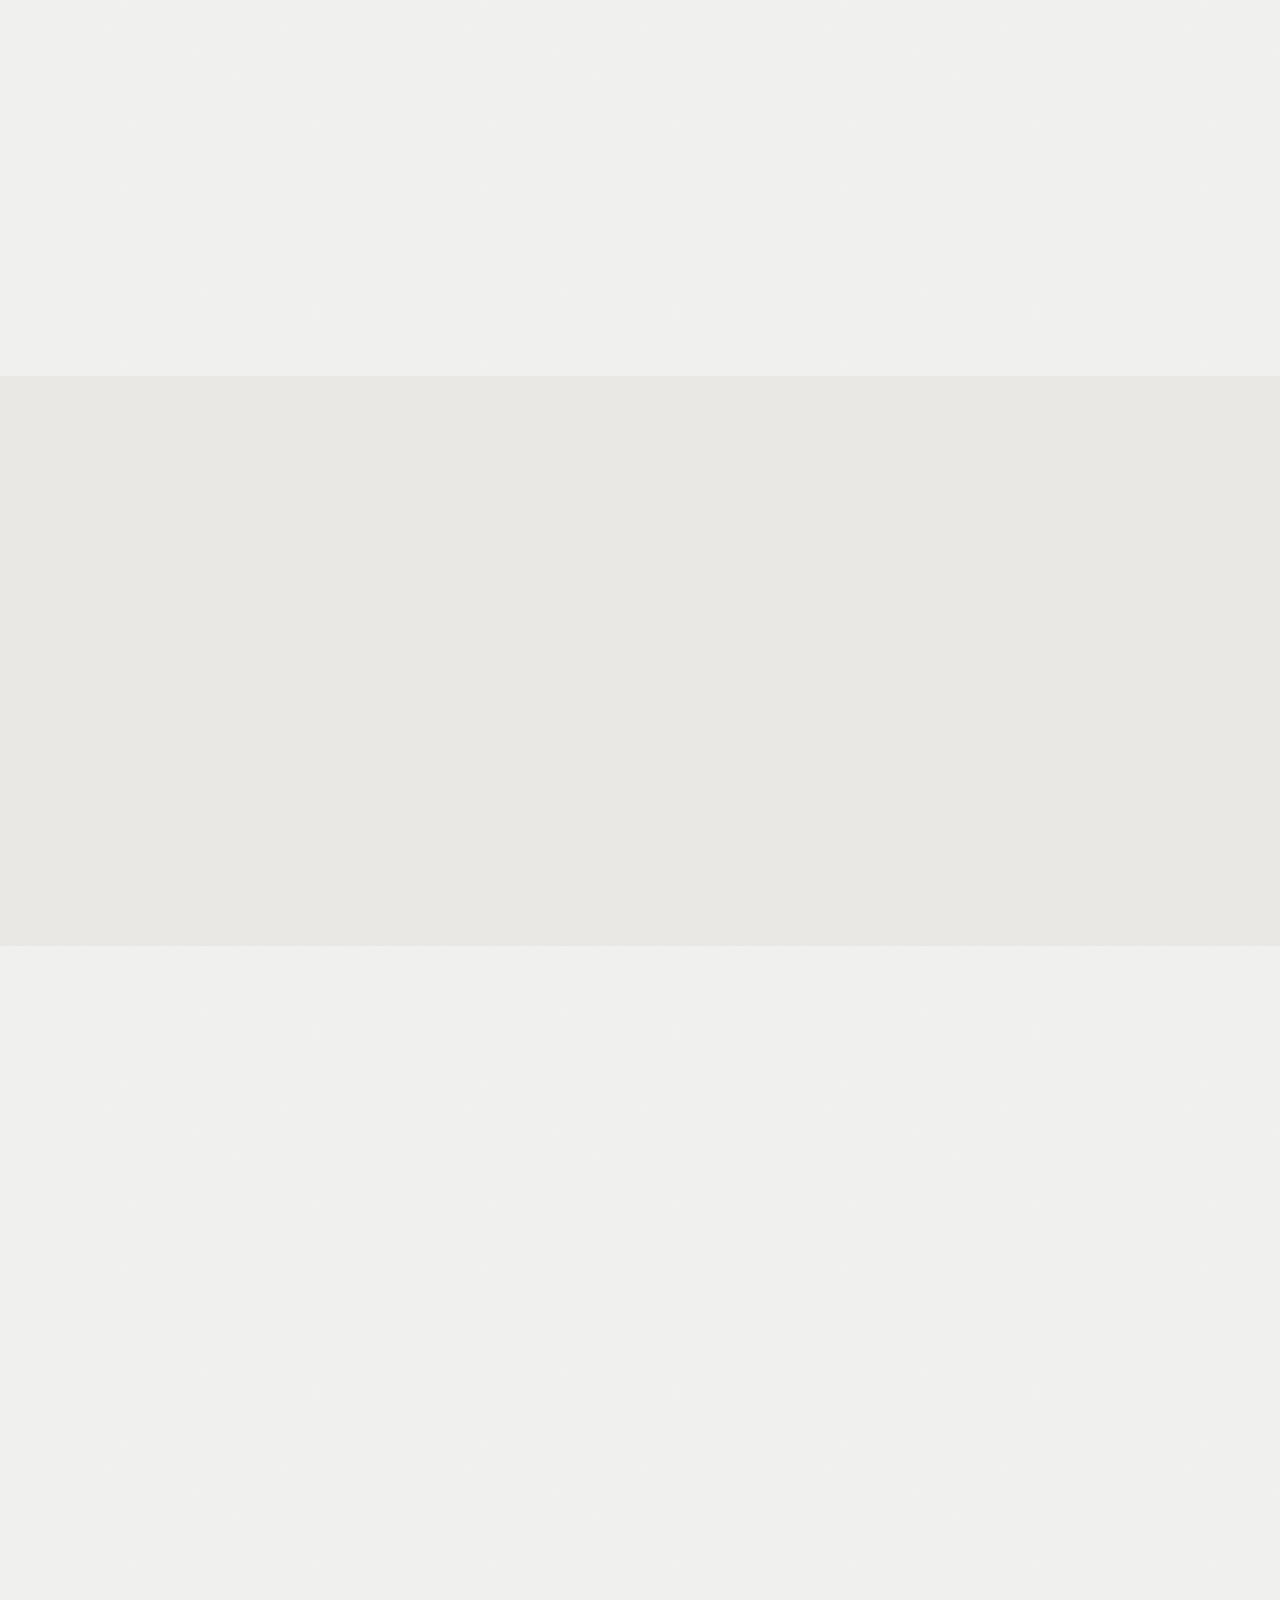
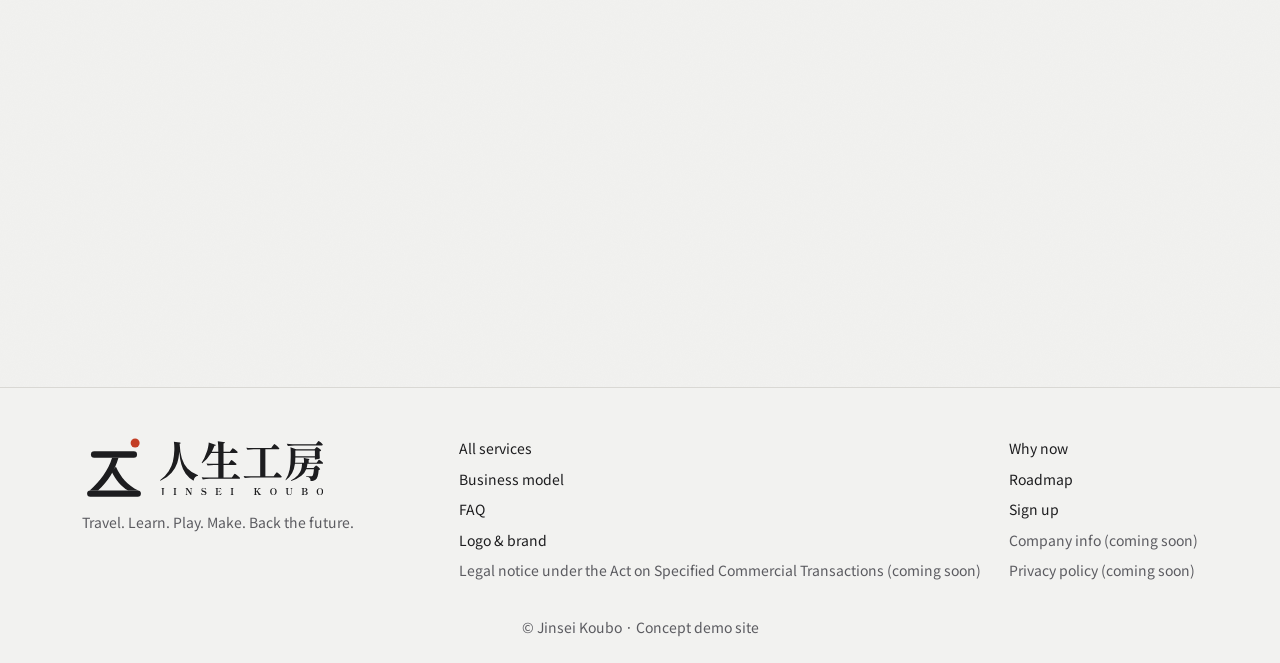
<file: market.html>
<!doctype html>
<html lang="ja">
<head>
  <meta charset="utf-8">
  <meta name="viewport" content="width=device-width, initial-scale=1, viewport-fit=cover">
  <meta name="claude:viewport-fit-sides" content="cover">
  <script>try{var t=localStorage.getItem("jinseikoubo-theme");if(t==="light"||t==="dark")document.documentElement.setAttribute("data-theme",t)}catch(e){}</script>
  <title>工房マーケット｜人生工房</title>
  <meta name="jk:title-en" content="Koubo Market | Jinsei Koubo">
  <meta name="description" content="作品、古道具、旅で出会った品を、個人どうしで売り買いできるマーケットです。「即決購入」と「オークション入札」の2つの買い方を用意します。">
  <meta name="theme-color" content="#0f1838">
  <link rel="icon" href="data:image/svg+xml,%3Csvg xmlns='http://www.w3.org/2000/svg' viewBox='0 0 512 512' width='512' height='512' role='img' aria-label='%E4%BA%BA%E7%94%9F%E5%B7%A5%E6%88%BF'%3E%3Ctitle%3E%E4%BA%BA%E7%94%9F%E5%B7%A5%E6%88%BF%3C/title%3E%3Crect width='512' height='512' rx='112' fill='%231d1d1f'/%3E%3Cg transform='translate%2896.00 92.00%29 scale%283.2000%29'%3E%3Cg fill='%23ffffff'%3E%3Crect x='14' y='24' width='72' height='10' rx='5'/%3E%3Cpath d='M47 34H57C51 54 41 71 25 85H12C28 71 41 54 47 34Z'/%3E%3Cpath d='M46 55L53 48C61 65 71 77 88 85H72C61 79 53 69 46 55Z'/%3E%3Crect x='8' y='85' width='84' height='10' rx='5'/%3E%3C/g%3E%3Cg fill='%23e0715c'%3E%3Ccircle cx='83' cy='11' r='7'/%3E%3C/g%3E%3C/g%3E%3C/svg%3E">
  <link rel="canonical" href="https://shomayamamoto-ai.github.io/jinseikoubo/market.html">
  <meta property="og:type" content="website">
  <meta property="og:site_name" content="人生工房">
  <meta property="og:title" content="工房マーケット｜人生工房">
  <meta property="og:description" content="作品、古道具、旅で出会った品を、個人どうしで売り買いできるマーケットです。「即決購入」と「オークション入札」の2つの買い方を用意します。">
  <meta property="og:url" content="https://shomayamamoto-ai.github.io/jinseikoubo/market.html">
  <meta property="og:image" content="https://shomayamamoto-ai.github.io/jinseikoubo/assets/og/market.png">
  <meta property="og:image:width" content="1200">
  <meta property="og:image:height" content="630">
  <meta name="twitter:card" content="summary_large_image">
  <link rel="preconnect" href="https://fonts.googleapis.com">
  <link rel="preconnect" href="https://fonts.gstatic.com" crossorigin>
  <link rel="preload" as="style" href="https://fonts.googleapis.com/css2?family=Noto+Sans+JP:wght@400;500;700;900&family=Shippori+Mincho:wght@600;700;800&family=IBM+Plex+Mono:wght@500;600&display=swap" onload="this.onload=null;this.rel='stylesheet'">
  <noscript><link rel="stylesheet" href="https://fonts.googleapis.com/css2?family=Noto+Sans+JP:wght@400;500;700;900&family=Shippori+Mincho:wght@600;700;800&family=IBM+Plex+Mono:wght@500;600&display=swap"></noscript>
  <link rel="stylesheet" href="assets/css/style.css">
  <script type="application/ld+json">{"@context": "https://schema.org", "@type": "BreadcrumbList", "itemListElement": [{"@type": "ListItem", "position": 1, "name": "人生工房", "item": "https://shomayamamoto-ai.github.io/jinseikoubo/"}, {"@type": "ListItem", "position": 2, "name": "工房マーケット", "item": "https://shomayamamoto-ai.github.io/jinseikoubo/market.html"}]}</script>
</head>
<body>
  <svg xmlns="http://www.w3.org/2000/svg" style="display:none"><symbol id="lg-mark" viewBox="0 0 100 100"><g fill="currentColor"><rect x="14" y="24" width="72" height="10" rx="5"/><path d="M47 34H57C51 54 41 71 25 85H12C28 71 41 54 47 34Z"/><path d="M46 55L53 48C61 65 71 77 88 85H72C61 79 53 69 46 55Z"/><rect x="8" y="85" width="84" height="10" rx="5"/></g><g fill="var(--logo-sun, #c33e25)"><circle cx="83" cy="11" r="7"/></g></symbol><symbol id="lg-kanji" viewBox="0 0 261.13 64.00"><g fill="currentColor"><path d="M28.39 2.16Q33.25 2.36 33.25 3.1Q33.25 3.37 32.57 3.84L31.36 4.59Q32.1 18.34 34.9 27.79Q37.7 37.23 43.94 43.9Q50.17 50.58 60.97 54.76L60.83 55.57Q57.93 56.11 56.11 58.13Q54.29 60.16 53.68 63.46Q45.79 59.08 41.07 52.43Q36.35 45.79 34.06 37.23Q31.76 28.66 30.89 17.06Q30.21 27.04 27.62 35.14Q25.02 43.23 18.58 50.65Q12.14 58.07 0.67 63.8L0 62.85Q8.9 56.11 13.83 48.35Q18.75 40.6 20.64 32.61Q22.52 24.62 22.93 14.9L23 12.54Q23 6.61 22.19 1.28Z"/><path d="M111.81 33.45Q112.22 32.98 112.83 32.13Q113.43 31.29 113.8 30.89Q114.17 30.48 114.44 30.48Q114.85 30.48 116.87 32Q118.9 33.52 120.72 35.14Q122.54 36.75 122.54 37.23Q122.27 38.31 120.78 38.31H101.63V58.54H114.92L117.07 55.5Q117.34 55.1 118.02 54.19Q118.69 53.28 119.1 52.84Q119.5 52.4 119.77 52.4Q120.18 52.4 122.27 53.99Q124.36 55.57 126.21 57.26Q128.07 58.94 128.07 59.41Q127.8 60.49 126.18 60.49H78.57Q73.78 60.56 68.45 61.44L66.77 58Q70.47 58.4 75.73 58.54H93.27V38.31H86.26Q81.47 38.37 76.14 39.25L74.39 35.81Q78.09 36.21 83.36 36.35H93.27V19.09H81.8Q75.67 29.54 67.44 35.61L66.7 35Q71.49 27.72 75.06 16.99Q76.14 13.76 77.02 9.44Q77.89 5.13 77.96 2.43L89.63 6.27Q89.49 6.88 88.85 7.28Q88.21 7.69 87.13 7.69Q84.77 13.69 82.82 17.2H93.27V14.36Q93.27 5.87 92.39 0.54L103.99 1.96Q103.86 2.77 103.35 3.24Q102.85 3.71 101.63 3.91V17.2H111.81L113.91 14.36Q114.24 13.89 114.85 13.08Q115.46 12.27 115.83 11.87Q116.2 11.46 116.47 11.46Q116.87 11.46 118.86 12.91Q120.85 14.36 122.64 15.95Q124.43 17.53 124.43 18.01Q124.22 19.09 122.54 19.09H101.63V36.35H109.72Z"/><path d="M180.2 8.09Q180.47 7.69 181.14 6.78Q181.82 5.87 182.22 5.43Q182.63 4.99 182.9 4.99Q183.3 4.99 185.36 6.58Q187.41 8.16 189.27 9.88Q191.12 11.6 191.12 12.07Q190.99 12.61 190.45 12.88Q189.91 13.15 189.23 13.15H168.6V56.45H181.88L184.11 53.34Q184.45 52.87 185.09 51.96Q185.73 51.05 186.13 50.61Q186.54 50.17 186.81 50.17Q187.21 50.17 189.27 51.76Q191.33 53.34 193.18 55.06Q195.03 56.78 195.03 57.26Q194.77 58.34 193.15 58.34H145.6Q140.81 58.4 135.49 59.28L133.8 55.91Q137.51 56.31 142.77 56.45H160.3V13.15H149.92Q145.13 13.22 139.8 14.09L138.05 10.66Q141.76 11.06 147.02 11.19H178.04Z"/><path d="M251.41 2.56Q251.68 2.23 252.22 1.48Q252.76 0.74 253.1 0.37Q253.44 0 253.71 0Q254.11 0 255.83 1.32Q257.55 2.63 259.03 4.05Q260.52 5.46 260.52 5.93Q260.25 7.01 258.77 7.01H214.73Q209.94 7.08 204.61 7.96L202.86 4.59Q206.57 4.99 211.83 5.13H249.59ZM248.72 11.4Q249.05 11.06 249.73 10.25Q250.4 9.44 250.81 9.44Q251.21 9.44 253 10.69Q254.79 11.94 256.34 13.32Q257.89 14.7 257.89 15.17Q257.62 15.58 256.94 15.95Q256.27 16.32 255.39 16.46V20.3L255.46 22.59Q255.53 25.22 255.73 27.58Q255.46 28.19 253.17 28.97Q250.87 29.74 249.12 29.74Q247.64 29.74 247.64 28.39Q247.7 28.19 247.74 27.95Q247.77 27.72 247.84 27.45V26.23H216.55Q216.55 31.09 216.14 34.66H230.44Q230.44 29.74 229.97 26.64Q235.16 27.85 237.12 28.49Q239.07 29.13 239.07 29.61Q239.07 29.88 238.74 30.08L237.86 30.68V34.66H250.6L252.36 32.24Q252.7 31.83 253.2 31.16Q253.71 30.48 254.01 30.15Q254.31 29.81 254.58 29.81Q254.99 29.81 256.64 31.06Q258.29 32.3 259.71 33.65Q261.13 35 261.13 35.47Q260.86 36.55 259.3 36.55H235.9Q235.5 40.06 234.62 43.09H245.75L247.5 41.21Q247.77 40.94 248.31 40.4Q248.85 39.86 249.19 39.59Q249.53 39.32 249.8 39.32Q250.2 39.32 251.82 40.56Q253.44 41.81 254.85 43.23Q256.27 44.64 256.27 45.12Q255.66 45.99 253.91 46.26Q253.3 53.21 252.16 56.92Q251.01 60.63 248.85 62.18Q247.44 63.19 245.51 63.6Q243.59 64 240.83 64Q240.96 60.7 239.61 59.28Q237.93 57.59 233.68 56.85L233.74 55.91Q235.84 56.11 238.06 56.28Q240.29 56.45 241.7 56.45Q243.12 56.45 243.79 55.97Q245.41 54.63 246.29 45.05H233.95Q231.72 50.98 226.16 55.7Q220.59 60.43 209.94 63.93L209.33 63.06Q216.75 59.08 220.63 54.69Q224.51 50.31 225.79 46.06Q227.07 41.81 227.27 36.55H215.94Q213.65 54.22 201.31 62.99L200.77 62.45Q205.83 54.9 207.48 45.79Q209.13 36.69 209.13 25.56V17.87Q209.13 12.95 208.66 9.85L217.76 13.35H247.17ZM247.84 24.28V15.31H216.55V24.28Z"/></g></symbol><symbol id="lg-roman" viewBox="0 0 261.13 11"><g fill="currentColor"><path d="M0 12.18Q0 11.82 0.22 11.62Q0.43 11.42 0.7 11.42Q1.12 11.42 1.51 11.76Q1.71 11.92 2.09 12.39Q2.28 12.61 2.42 12.73Q2.56 12.85 2.71 12.85Q2.82 12.85 2.91 12.8Q3 12.76 3.03 12.7Q3.35 12.45 3.5 11.64Q3.65 10.84 3.65 9.27V1.59Q3.65 0.88 3.3 0.63Q2.95 0.39 2.38 0.39H2.19Q2.09 0.39 2.09 0.21Q2.09 0.01 2.19 0.01H7.02Q7.14 0.01 7.14 0.21Q7.14 0.39 7.02 0.39H6.84Q6.29 0.39 5.94 0.64Q5.59 0.89 5.59 1.59L5.6 9.36Q5.6 10.91 5.01 11.84Q4.41 12.77 3.58 13.15Q2.76 13.53 2 13.53Q1.42 13.53 0.96 13.33Q0.51 13.12 0.25 12.8Q0 12.49 0 12.18Z"/><path d="M21.5 11Q21.4 11 21.4 10.81Q21.4 10.64 21.5 10.64H21.68Q22.25 10.64 22.59 10.39Q22.93 10.14 22.93 9.45L22.95 1.58Q22.95 0.88 22.6 0.63Q22.25 0.39 21.68 0.39H21.5Q21.4 0.39 21.4 0.19Q21.4 0.01 21.5 0.01H26.33Q26.44 0.01 26.44 0.19Q26.44 0.39 26.33 0.39H26.15Q25.57 0.39 25.24 0.63Q24.9 0.88 24.9 1.58V9.45Q24.9 10.15 25.24 10.4Q25.59 10.64 26.15 10.64H26.33Q26.44 10.64 26.44 10.81Q26.44 11 26.33 11Z"/><path d="M40.8 11Q40.71 11 40.71 10.81Q40.71 10.64 40.8 10.64H40.95Q41.44 10.64 41.83 10.28Q42.23 9.93 42.23 9.29V1.43Q42.03 0.94 41.74 0.7Q41.45 0.46 40.99 0.39L40.8 0.37Q40.74 0.36 40.72 0.32Q40.69 0.28 40.69 0.19Q40.69 0.01 40.8 0.01H43.88L49.46 8.05V1.71Q49.46 1.09 49.05 0.74Q48.65 0.39 48.16 0.37H48.01Q47.91 0.37 47.91 0.19Q47.91 0.01 48.01 0.01H51.48Q51.59 0.01 51.59 0.19Q51.59 0.37 51.48 0.37H51.31Q50.81 0.39 50.43 0.74Q50.04 1.09 50.04 1.71V11H49.1L42.82 1.91V9.29Q42.82 9.93 43.23 10.28Q43.63 10.64 44.11 10.64H44.27Q44.37 10.64 44.37 10.81Q44.37 11 44.27 11Z"/><path d="M67.9 10.63Q67.71 10.54 67.53 10.54Q67.32 10.54 67.1 10.68Q66.87 10.82 66.56 11.13L65.88 8.21L65.85 8.08Q65.85 8.05 65.88 8.02Q65.92 7.99 65.96 7.97Q66 7.96 66.01 7.94Q66.04 7.93 66.1 7.93Q66.16 7.93 66.26 8.05Q67.93 10.58 70.3 10.58Q71.26 10.58 71.91 10.09Q72.55 9.6 72.55 8.63Q72.55 7.5 71.32 6.95Q70.71 6.68 69.68 6.35Q69.54 6.3 69.01 6.13Q68.47 5.95 68.05 5.74Q66.29 4.84 66.29 3.06Q66.29 2.38 66.61 1.65Q66.92 0.92 67.7 0.39Q68.48 -0.13 69.78 -0.13Q70.24 -0.13 70.68 -0.03Q71.12 0.07 71.75 0.28Q71.99 0.37 72.17 0.37Q72.58 0.37 73 -0.13L73.76 2.44L73.79 2.55Q73.79 2.64 73.66 2.68Q73.57 2.71 73.52 2.71Q73.45 2.71 73.37 2.62Q73.19 2.33 72.73 1.81Q72.27 1.3 71.49 0.84Q70.71 0.39 69.74 0.39Q68.87 0.39 68.41 0.75Q67.95 1.12 67.8 1.54Q67.65 1.95 67.65 2.25Q67.65 3.2 68.63 3.73Q68.95 3.89 69.46 4.08Q69.97 4.26 70.51 4.44Q71.76 4.84 72.39 5.13Q73.45 5.63 73.89 6.36Q74.34 7.08 74.34 7.91Q74.34 8.84 73.89 9.58Q73.43 10.33 72.55 10.76Q71.67 11.19 70.45 11.19Q69.33 11.19 67.9 10.63Z"/><path d="M98.57 8.18Q98.57 8.24 98.54 8.3Q98.51 8.36 98.5 8.41L97.92 9.94L97.53 11H88.72Q88.6 11 88.6 10.81Q88.6 10.64 88.72 10.64H88.9Q89.46 10.64 89.81 10.39Q90.15 10.14 90.15 9.43V1.57Q90.15 0.86 89.8 0.62Q89.45 0.37 88.9 0.37H88.72Q88.6 0.37 88.6 0.18Q88.6 0.01 88.72 0.01H97.17Q97.47 0.52 97.77 1.1Q98.08 1.68 98.21 1.95L98.23 2.01Q98.23 2.07 98.12 2.15Q98.06 2.18 98.02 2.18Q97.95 2.18 97.89 2.12Q97.26 1.48 96.19 0.96Q95.13 0.45 94.05 0.45H93.77Q93.16 0.45 92.83 0.5Q92.49 0.55 92.3 0.75Q92.1 0.94 92.1 1.37V5.05H93.31Q94.13 5.05 94.41 5.04Q95.05 5.02 95.42 4.58Q95.78 4.14 95.78 3.58Q95.78 3.47 95.98 3.47Q96.08 3.47 96.12 3.5Q96.16 3.52 96.16 3.58V7.05Q96.16 7.11 96.12 7.13Q96.08 7.15 95.98 7.15Q95.78 7.15 95.78 7.05Q95.78 6.48 95.42 6.05Q95.05 5.62 94.41 5.6Q94.13 5.59 93.31 5.59H92.1V9.61Q92.1 10.14 92.42 10.32Q92.74 10.51 93.43 10.55Q93.58 10.57 93.89 10.57Q94.2 10.57 94.4 10.55Q95.71 10.48 96.6 9.77Q97.48 9.06 98.23 8.05Q98.27 7.99 98.35 7.99Q98.41 7.99 98.47 8.02Q98.57 8.06 98.57 8.18Z"/><path d="M112.93 11Q112.83 11 112.83 10.81Q112.83 10.64 112.93 10.64H113.11Q113.68 10.64 114.02 10.39Q114.36 10.14 114.36 9.45L114.38 1.58Q114.38 0.88 114.03 0.63Q113.68 0.39 113.11 0.39H112.93Q112.83 0.39 112.83 0.19Q112.83 0.01 112.93 0.01H117.76Q117.87 0.01 117.87 0.19Q117.87 0.39 117.76 0.39H117.58Q117 0.39 116.67 0.63Q116.33 0.88 116.33 1.58V9.45Q116.33 10.15 116.67 10.4Q117.02 10.64 117.58 10.64H117.76Q117.87 10.64 117.87 10.81Q117.87 11 117.76 11Z"/><path d="M161.97 10.82Q161.97 11 161.87 11H156.88Q156.77 11 156.77 10.82Q156.77 10.63 156.88 10.63Q157.35 10.63 157.6 10.52Q157.84 10.42 157.84 10.18Q157.84 9.93 157.5 9.45L155.83 7.29L154.59 5.69L154.07 6.23L153.66 6.66V9.43Q153.66 10.14 154 10.38Q154.34 10.63 154.91 10.63H155.09Q155.19 10.63 155.19 10.81Q155.19 11 155.09 11H150.26Q150.15 11 150.15 10.81Q150.15 10.63 150.26 10.63H150.45Q151.02 10.63 151.35 10.37Q151.69 10.12 151.69 9.43V1.58Q151.69 0.88 151.35 0.63Q151 0.39 150.45 0.39H150.26Q150.15 0.39 150.15 0.19Q150.15 0.01 150.26 0.01H155.09Q155.21 0.01 155.21 0.19Q155.21 0.39 155.09 0.39H154.91Q154.33 0.39 153.99 0.63Q153.66 0.88 153.66 1.58V5.87Q154.85 4.62 156.17 3.22Q157.49 1.82 157.77 1.49Q157.99 1.22 157.99 1Q157.99 0.72 157.68 0.54Q157.37 0.37 156.83 0.37Q156.73 0.37 156.73 0.18Q156.73 0.01 156.83 0.01H161.23Q161.35 0.01 161.35 0.18Q161.35 0.37 161.23 0.37Q159.84 0.37 158.66 1.51Q158.44 1.7 156.25 3.98L155.98 4.25L156.76 5.28Q159.16 8.53 159.74 9.24Q160.2 9.82 160.46 10.08Q160.72 10.34 161.05 10.49Q161.38 10.63 161.87 10.63Q161.97 10.63 161.97 10.82Z"/><path d="M176.23 5.53Q176.23 3.74 177.01 2.46Q177.8 1.18 179 0.52Q180.21 -0.13 181.46 -0.13Q182.71 -0.13 183.91 0.52Q185.11 1.18 185.9 2.46Q186.68 3.74 186.68 5.53Q186.68 7.32 185.9 8.6Q185.11 9.88 183.91 10.54Q182.71 11.19 181.46 11.19Q180.21 11.19 179 10.54Q177.8 9.88 177.01 8.6Q176.23 7.32 176.23 5.53ZM184.58 5.54Q184.58 3.86 184.16 2.68Q183.74 1.51 183.04 0.92Q182.34 0.34 181.48 0.34Q180.6 0.34 179.89 0.92Q179.18 1.51 178.77 2.68Q178.36 3.85 178.36 5.54Q178.36 7.23 178.77 8.4Q179.18 9.57 179.88 10.15Q180.58 10.73 181.46 10.73Q182.34 10.73 183.04 10.15Q183.74 9.57 184.16 8.4Q184.58 7.23 184.58 5.54Z"/><path d="M202.5 7.53V1.58Q202.5 0.88 202.15 0.63Q201.8 0.39 201.23 0.39H201.04Q200.94 0.39 200.94 0.19Q200.94 0.01 201.04 0.01H205.87Q205.97 0.01 205.97 0.19Q205.97 0.39 205.87 0.39H205.69Q205.11 0.39 204.77 0.63Q204.44 0.88 204.44 1.58V6.95Q204.44 7.93 204.6 8.7Q204.77 9.48 205.35 10.05Q205.93 10.61 207.09 10.61Q208.78 10.61 209.39 9.48Q210 8.35 210 6.63V1.71Q210 1.09 209.6 0.73Q209.19 0.37 208.72 0.37H208.57Q208.46 0.37 208.46 0.19Q208.46 0.01 208.57 0.01H212.04Q212.15 0.01 212.15 0.19Q212.15 0.37 212.04 0.37H211.89Q211.41 0.37 211.01 0.73Q210.61 1.09 210.61 1.71L210.58 7.07Q210.58 9.05 209.63 10.12Q208.67 11.19 206.93 11.19Q204.6 11.19 203.55 10.26Q202.5 9.33 202.5 7.53Z"/><path d="M226.4 10.82Q226.4 10.64 226.51 10.64H226.69Q227.25 10.64 227.6 10.39Q227.94 10.14 227.94 9.43V1.57Q227.94 0.86 227.6 0.62Q227.25 0.37 226.69 0.37H226.51Q226.45 0.37 226.43 0.33Q226.4 0.28 226.4 0.19Q226.4 0.01 226.51 0.01L229.83 0Q231.52 0 232.16 0.01Q233.14 0.03 233.97 0.34Q234.81 0.66 235.31 1.24Q235.81 1.83 235.81 2.61Q235.81 3.61 234.98 4.23Q234.15 4.84 232.92 5.14Q234.38 5.46 235.4 6.15Q236.42 6.84 236.42 7.97Q236.42 8.9 235.85 9.58Q235.27 10.27 234.32 10.63Q233.36 11 232.25 11L229.77 11.01L226.51 11Q226.45 11 226.43 10.96Q226.4 10.91 226.4 10.82ZM230.25 4.92Q232.22 4.92 232.92 4.28Q233.62 3.64 233.62 2.55Q233.62 1.62 233 1.04Q232.38 0.45 231.13 0.45Q230.47 0.45 230.19 0.66Q229.91 0.88 229.91 1.39V4.92ZM231.46 10.55Q232.72 10.55 233.48 9.9Q234.23 9.24 234.23 7.96Q234.23 6.77 233.37 6.07Q232.51 5.37 230.25 5.37H229.91V9.61Q229.91 10.15 230.19 10.35Q230.47 10.55 231.14 10.55Z"/><path d="M250.68 5.53Q250.68 3.74 251.46 2.46Q252.24 1.18 253.45 0.52Q254.66 -0.13 255.91 -0.13Q257.16 -0.13 258.36 0.52Q259.56 1.18 260.34 2.46Q261.13 3.74 261.13 5.53Q261.13 7.32 260.34 8.6Q259.56 9.88 258.36 10.54Q257.16 11.19 255.91 11.19Q254.66 11.19 253.45 10.54Q252.24 9.88 251.46 8.6Q250.68 7.32 250.68 5.53ZM259.02 5.54Q259.02 3.86 258.61 2.68Q258.19 1.51 257.49 0.92Q256.79 0.34 255.92 0.34Q255.04 0.34 254.34 0.92Q253.63 1.51 253.22 2.68Q252.81 3.85 252.81 5.54Q252.81 7.23 253.22 8.4Q253.63 9.57 254.33 10.15Q255.03 10.73 255.91 10.73Q256.79 10.73 257.49 10.15Q258.19 9.57 258.61 8.4Q259.02 7.23 259.02 5.54Z"/></g></symbol></svg>
  <a class="skip" href="#main">本文へスキップ</a>

  <div class="demo-bar" role="note">
    このサイトは構想段階のデモです。表示している商品・講座・案件・金額はすべてサンプルで、実際の申込み・決済・投資はできません。
  </div>

  <header class="header" id="top">
    <div class="container header__inner">
      <a class="logo" href="#top" aria-label="人生工房 トップへ">
        <svg class="logo__mark" viewBox="0 0 100 100" aria-hidden="true" focusable="false"><use href="#lg-mark"/></svg>
        <svg class="logo__name" viewBox="0 0 261.13 64.00" aria-hidden="true" focusable="false"><use href="#lg-kanji"/></svg>
      </a>
      <button class="theme-toggle theme-toggle--header" type="button" data-theme-toggle aria-pressed="false" aria-label="暗い表示にする" title="暗い表示にする"></button>
      <div class="lang-switch">
        <button class="lang-toggle" id="langToggle" type="button" aria-expanded="false" aria-controls="langMenu" title="言語を選ぶ">日本語</button>
        <ul class="lang-menu" id="langMenu" hidden>
          <li><button type="button" data-lang="ja" lang="ja">日本語</button></li>
          <li><button type="button" data-lang="en" lang="en">English</button></li>
          <li><button type="button" data-lang="zh-Hans" lang="zh-Hans">简体中文</button></li>
          <li><button type="button" data-lang="ko" lang="ko">한국어</button></li>
        </ul>
      </div>
      <button class="nav-toggle" aria-expanded="false" aria-controls="nav" aria-label="メニューを開く">
        <span></span><span></span><span></span>
      </button>
      <nav class="nav" id="nav" aria-label="メインメニュー">
        <ul>
          <li><a href="tour.html"><i aria-hidden="true">旅</i>ツアー</a></li>
          <li><a href="metaverse.html"><i aria-hidden="true">遊</i>メタバース</a></li>
          <li><a href="academy.html"><i aria-hidden="true">学</i>講座</a></li>
          <li><a href="channel.html"><i aria-hidden="true">発</i>チャンネル</a></li>
          <li><a href="theater.html"><i aria-hidden="true">観</i>シアター</a></li>
          <li><a href="market.html" aria-current="page"><i aria-hidden="true">市</i>マーケット</a></li>
          <li><a href="fund.html"><i aria-hidden="true">研</i>研究支援</a></li>
        </ul>
        <a class="btn btn--primary btn--sm" href="#join">事前登録フォームへ</a>
        <button class="theme-toggle theme-toggle--nav" type="button" data-theme-toggle aria-pressed="false" aria-label="暗い表示にする" title="暗い表示にする"><span class="theme-toggle__label">暗い表示にする</span></button>
      </nav>
    </div>
  </header>

  <main id="main">
    <section class="page-hero" style="--c:var(--c-market)">
      <div class="container">
        <nav class="crumbs" aria-label="パンくずリスト">
          <a href="./"><span data-i18n="crumb.top">トップ</span></a><span aria-hidden="true">›</span><span aria-current="page"><span data-i18n="nav.name.market">工房マーケット</span></span>
        </nav>
        <div class="page-hero__inner">
          <div class="page-hero__text">
            <p class="section__en"><span class="badge" aria-hidden="true">市</span>MARKET</p>
            <h1 class="page-hero__title" data-i18n="pg.market.h1">手から手へ、価値を手渡す</h1>
            <p class="page-hero__lead" data-i18n="pg.market.lead">作品、古道具、旅で出会った品を、個人どうしで売り買いできるマーケットです。「即決購入」と「オークション入札」の2つの買い方を用意します。</p>
            <div class="page-hero__cta">
              <a class="btn btn--primary" href="#market"><span data-i18n="pg.market.cta">商品を見る</span></a>
              <a class="btn btn--line" href="#join"><span data-i18n="cta.join">事前登録する</span></a>
            </div>
          </div>
          <div class="page-hero__art" data-art="print" data-pattern="ichimatsu" style="--thumb:linear-gradient(135deg,#22436e,#3c7fb1)"></div>
        </div>
      </div>
    </section>

    <section class="section points-sec">
      <div class="container">
        <header class="section__head">
          <p class="section__en">FEATURES</p>
          <h2 class="section__title" data-i18n="h.features">3つの特長</h2>
        </header>
        <ul class="points">
          <li class="point">
            <span class="point__icon" data-icon="print" aria-hidden="true"></span>
            <div data-i18n="pg.market.pt0"><b>一点ものに出会える</b><p>職人の作品や、旅先でしか手に入らない品が集まります。</p></div>
          </li>
          <li class="point">
            <span class="point__icon" data-icon="shop" aria-hidden="true"></span>
            <div data-i18n="pg.market.pt1"><b>2つの買い方</b><p>すぐに買える即決価格と、競り合うオークションを選べます。</p></div>
          </li>
          <li class="point">
            <span class="point__icon" data-icon="coin" aria-hidden="true"></span>
            <div data-i18n="pg.market.pt2"><b>売上の一部が未来へ</b><p>売上の一部を研究ファンドに回すしくみを検討しています。</p></div>
          </li>
        </ul>
      </div>
    </section>

    <!-- ===== 06 MARKET ===== -->
    <section class="section" id="market" data-detail style="--c:var(--c-market)">
      <div class="container">
        <header class="section__head section__head--left">
          <p class="section__en"><span class="badge" aria-hidden="true">市</span>MARKET</p>
          <h2 class="section__title">工房マーケット ―<br class="sp"> 個人どうしで売り買い</h2>
          <p class="section__lead">
            作品、古道具、ツアーで出会った品などを、個人が出品できるマーケットです。<br class="pc">「即決購入」と「オークション入札」の2つの買い方を用意します。
          </p>
        </header>
        <div class="market__bar">
          <div class="filter" role="group" aria-label="出品形式で絞り込み">
            <button class="chip is-active" data-mfilter="all">すべて</button>
            <button class="chip" data-mfilter="auction">オークション</button>
            <button class="chip" data-mfilter="buy">即決</button>
          </div>
          <p class="watch-count">お気に入り <b id="watchCount">0</b>件</p>
          <button class="cart-btn" id="cartBtn" type="button" data-flow="cart">カート <b id="cartCount">0</b></button>
          <label class="select">
            <span>並び替え</span>
            <select id="marketSort">
              <option value="end">終了が近い順</option>
              <option value="low">価格の安い順</option>
              <option value="high">価格の高い順</option>
            </select>
          </label>
        </div>
        <p class="swipe-hint" data-i18n="ui.swipe">横にスワイプして見る</p>
        <div class="card-grid card-grid--4" id="marketList"></div>
        <div class="safety" data-detail>
          <h3 class="sub-title" data-i18n="mk.safe.title">安心して売り買いできるしくみ（構想）</h3>
          <ul class="feature-grid">
            <li class="feature"><span data-i18n="mk.safe.0"><b>本人確認</b><p>出品できるのは、本人確認を済ませた人だけです。</p></span></li>
            <li class="feature"><span data-i18n="mk.safe.1"><b>代金のお預かり</b><p>購入者が受け取りを確認するまで、代金は人生工房が預かります。</p></span></li>
            <li class="feature"><span data-i18n="mk.safe.2"><b>取引の評価</b><p>取引のあとにお互いを評価し、次に取引する人の判断材料にします。</p></span></li>
            <li class="feature"><span data-i18n="mk.safe.3"><b>匿名配送</b><p>名前や住所を相手に知らせずに発送・受け取りができます。</p></span></li>
          </ul>
          <p class="note" data-i18n="mk.safe.note">※代金を預かるしくみなどは、資金決済に関する法律などへの対応を確認したうえで設計します。</p>
        </div>
      </div>
    </section>

    <section class="section">
      <div class="container">
        <header class="section__head">
          <p class="section__en">HOW IT WORKS</p>
          <h2 class="section__title" data-i18n="h.steps">ご利用の流れ</h2>
        </header>
        <ol class="flow flow--page">
          <li><span>1</span><div data-i18n="pg.market.st0"><strong>商品を探す</strong><p>形式や価格、終了が近い順で探します。</p></div></li>
          <li><span>2</span><div data-i18n="pg.market.st1"><strong>購入・入札する</strong><p>即決はカートへ、オークションは入札します。</p></div></li>
          <li><span>3</span><div data-i18n="pg.market.st2"><strong>受け取って評価する</strong><p>受け取りを確認すると、出品者に代金が支払われます。</p></div></li>
        </ol>
        <p class="note" data-i18n="note.concept">※構想段階の流れです。正式公開までに変わる場合があります。</p>
      </div>
    </section>

    <section class="section section--tint">
      <div class="container container--narrow">
        <header class="section__head">
          <p class="section__en">FAQ</p>
          <h2 class="section__title" data-i18n="h.faq">よくある質問</h2>
        </header>
        <div class="faq">
          <details data-i18n="pg.market.faq0"><summary>海外から買えますか？</summary><p>海外発送に対応する出品者から順に、対応を広げる予定です。</p></details>
          <details data-i18n="pg.market.faq1"><summary>出品に手数料はかかりますか？</summary><p>売れたときに手数料をいただく形を想定しています。率は未定です。</p></details>
          <details data-i18n="pg.market.faq2"><summary>出品できないものはありますか？</summary><p>法令で禁止されているものなど、出品できない品のルールを正式公開時に定めます。</p></details>
        </div>
      </div>
    </section>

    <section class="section others-sec">
      <div class="container">
        <header class="section__head">
          <p class="section__en">OTHER WORKSHOPS</p>
          <h2 class="section__title" data-i18n="h.others">ほかの工房もみる</h2>
        </header>
        <ul class="others">
          <li><a class="other" href="tour.html" style="--c:var(--c-tour)"><span class="other__mark" aria-hidden="true">旅</span><span data-i18n="nav.name.tour">インバウンドツアー</span><span class="other__arrow" aria-hidden="true">→</span></a></li>
          <li><a class="other" href="metaverse.html" style="--c:var(--c-meta)"><span class="other__mark" aria-hidden="true">遊</span><span data-i18n="nav.name.metaverse">メタバース工房</span><span class="other__arrow" aria-hidden="true">→</span></a></li>
          <li><a class="other" href="academy.html" style="--c:var(--c-academy)"><span class="other__mark" aria-hidden="true">学</span><span data-i18n="nav.name.academy">アカデミー</span><span class="other__arrow" aria-hidden="true">→</span></a></li>
          <li><a class="other" href="channel.html" style="--c:var(--c-channel)"><span class="other__mark" aria-hidden="true">発</span><span data-i18n="nav.name.channel">工房チャンネル</span><span class="other__arrow" aria-hidden="true">→</span></a></li>
          <li><a class="other" href="theater.html" style="--c:var(--c-theater)"><span class="other__mark" aria-hidden="true">観</span><span data-i18n="nav.name.theater">工房シアター</span><span class="other__arrow" aria-hidden="true">→</span></a></li>
          <li><a class="other" href="fund.html" style="--c:var(--c-fund)"><span class="other__mark" aria-hidden="true">研</span><span data-i18n="nav.name.fund">未来研究ファンド</span><span class="other__arrow" aria-hidden="true">→</span></a></li>
        </ul>
      </div>
    </section>

    <!-- ===== JOIN ===== -->
    <section class="join" id="join">
      <div class="join__arc">
        <div class="container join__inner">
          <h2 class="join__title">人生工房の最初のメンバーに<br class="sp">なりませんか。</h2>
          <p>サービス開始のお知らせや、先行体験のご案内をお届けします。</p>
          <form class="join__form" id="joinForm" novalidate>
            <div class="join__field">
              <label class="field-label" for="joinEmail">メールアドレス</label>
              <input type="email" id="joinEmail" placeholder="例：name@example.com" required autocomplete="email" aria-describedby="joinMsg">
            </div>
            <button class="btn btn--light" type="submit">登録してお知らせを受け取る</button>
          </form>
          <p class="join__msg" id="joinMsg" aria-live="polite"></p>
        </div>
      </div>
    </section>
  </main>

  <footer class="footer">
    <div class="container footer__inner">
      <div>
        <a class="logo logo--footer" href="#top" aria-label="人生工房 トップへ"><svg class="logo__mark" viewBox="0 0 100 100" aria-hidden="true" focusable="false"><use href="#lg-mark"/></svg><span class="logo__stack"><svg class="logo__name" viewBox="0 0 261.13 64.00" aria-hidden="true" focusable="false"><use href="#lg-kanji"/></svg><svg class="logo__roman" viewBox="0 0 261.13 11" aria-hidden="true" focusable="false"><use href="#lg-roman"/></svg></span></a>
        <p class="footer__copy">旅する。学ぶ。遊ぶ。つくる。未来を支える。</p>
      </div>
      <ul class="footer__links">
        <li><a href="./#services">サービス一覧</a></li>
        <li><a href="./#why">なぜ、いま</a></li>
        <li><a href="./#model">収益のしくみ</a></li>
        <li><a href="./#roadmap">ロードマップ</a></li>
        <li><a href="./#faq">よくある質問</a></li>
        <li><a href="#join">事前登録</a></li>
        <li><a href="brand.html">ロゴ・ブランド</a></li>
        <li><span>会社概要（準備中）</span></li>
        <li><span>特定商取引法に基づく表記（準備中）</span></li>
        <li><span>プライバシーポリシー（準備中）</span></li>
      </ul>
    </div>
    <p class="footer__bottom">© 人生工房 ― 構想デモサイト</p>
  </footer>

  <div class="m-cta" id="mCta" aria-hidden="true">
    <a class="btn btn--primary btn--block" href="#join" tabindex="-1">事前登録フォームへ</a>
  </div>
  <button class="to-top" id="toTop" type="button" aria-label="ページの先頭へ戻る">↑</button>
  <div class="toast" id="toast" role="status" aria-live="polite"></div>

  <script src="assets/js/art.js" defer></script>
  <script src="assets/js/i18n-pages.js" defer></script>
  <script src="assets/js/main.js" defer></script>
</body>
</html>
</file>
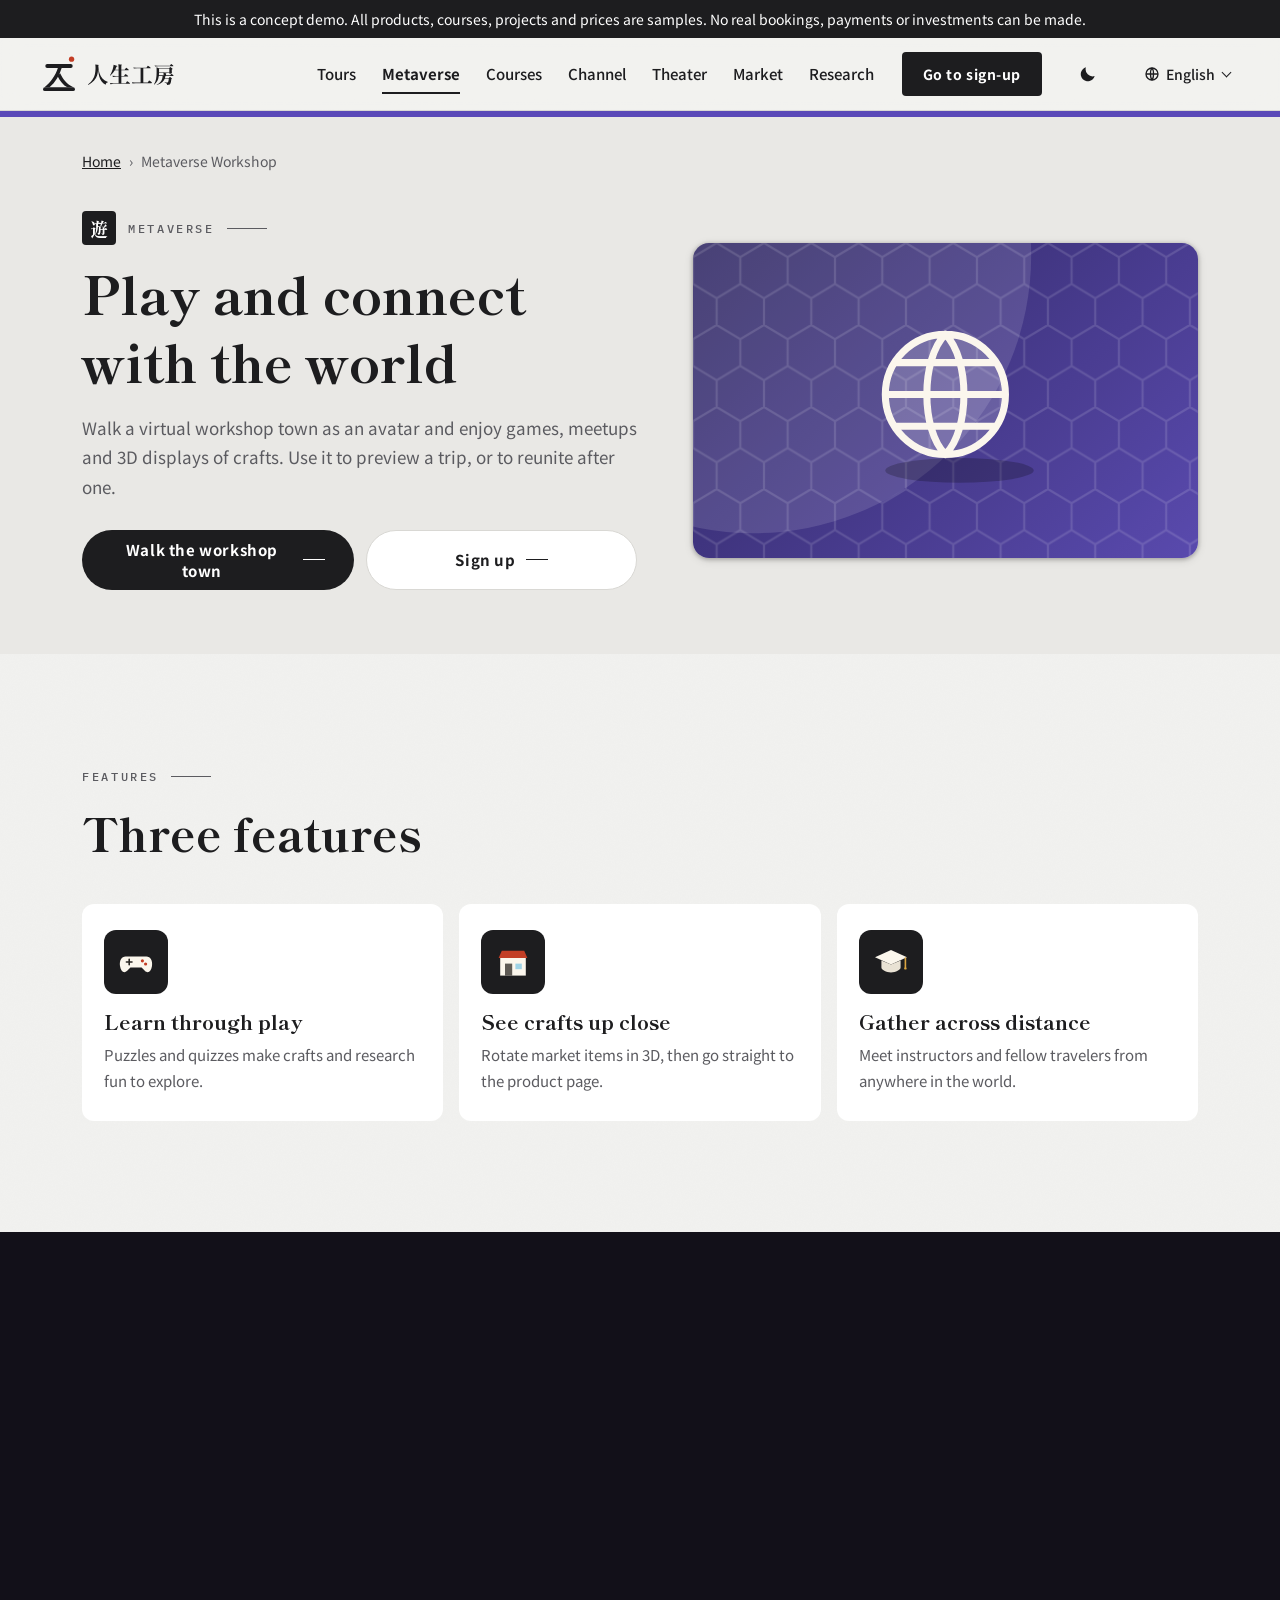
<file: metaverse.html>
<!doctype html>
<html lang="ja">
<head>
  <meta charset="utf-8">
  <meta name="viewport" content="width=device-width, initial-scale=1, viewport-fit=cover">
  <meta name="claude:viewport-fit-sides" content="cover">
  <script>try{var t=localStorage.getItem("jinseikoubo-theme");if(t==="light"||t==="dark")document.documentElement.setAttribute("data-theme",t)}catch(e){}</script>
  <title>メタバース工房｜人生工房</title>
  <meta name="jk:title-en" content="Metaverse Workshop | Jinsei Koubo">
  <meta name="description" content="仮想空間の「工房街」をアバターで歩き、ゲームや交流会、作品の3D展示を楽しめます。旅の前の下見にも、旅のあとの再会にも使えます。">
  <meta name="theme-color" content="#0f1838">
  <link rel="icon" href="data:image/svg+xml,%3Csvg xmlns='http://www.w3.org/2000/svg' viewBox='0 0 512 512' width='512' height='512' role='img' aria-label='%E4%BA%BA%E7%94%9F%E5%B7%A5%E6%88%BF'%3E%3Ctitle%3E%E4%BA%BA%E7%94%9F%E5%B7%A5%E6%88%BF%3C/title%3E%3Crect width='512' height='512' rx='112' fill='%231d1d1f'/%3E%3Cg transform='translate%2896.00 92.00%29 scale%283.2000%29'%3E%3Cg fill='%23ffffff'%3E%3Crect x='14' y='24' width='72' height='10' rx='5'/%3E%3Cpath d='M47 34H57C51 54 41 71 25 85H12C28 71 41 54 47 34Z'/%3E%3Cpath d='M46 55L53 48C61 65 71 77 88 85H72C61 79 53 69 46 55Z'/%3E%3Crect x='8' y='85' width='84' height='10' rx='5'/%3E%3C/g%3E%3Cg fill='%23e0715c'%3E%3Ccircle cx='83' cy='11' r='7'/%3E%3C/g%3E%3C/g%3E%3C/svg%3E">
  <link rel="canonical" href="https://shomayamamoto-ai.github.io/jinseikoubo/metaverse.html">
  <meta property="og:type" content="website">
  <meta property="og:site_name" content="人生工房">
  <meta property="og:title" content="メタバース工房｜人生工房">
  <meta property="og:description" content="仮想空間の「工房街」をアバターで歩き、ゲームや交流会、作品の3D展示を楽しめます。旅の前の下見にも、旅のあとの再会にも使えます。">
  <meta property="og:url" content="https://shomayamamoto-ai.github.io/jinseikoubo/metaverse.html">
  <meta property="og:image" content="https://shomayamamoto-ai.github.io/jinseikoubo/assets/og/metaverse.png">
  <meta property="og:image:width" content="1200">
  <meta property="og:image:height" content="630">
  <meta name="twitter:card" content="summary_large_image">
  <link rel="preconnect" href="https://fonts.googleapis.com">
  <link rel="preconnect" href="https://fonts.gstatic.com" crossorigin>
  <link rel="preload" as="style" href="https://fonts.googleapis.com/css2?family=Noto+Sans+JP:wght@400;500;700;900&family=Shippori+Mincho:wght@600;700;800&family=IBM+Plex+Mono:wght@500;600&display=swap" onload="this.onload=null;this.rel='stylesheet'">
  <noscript><link rel="stylesheet" href="https://fonts.googleapis.com/css2?family=Noto+Sans+JP:wght@400;500;700;900&family=Shippori+Mincho:wght@600;700;800&family=IBM+Plex+Mono:wght@500;600&display=swap"></noscript>
  <link rel="stylesheet" href="assets/css/style.css">
  <script type="application/ld+json">{"@context": "https://schema.org", "@type": "BreadcrumbList", "itemListElement": [{"@type": "ListItem", "position": 1, "name": "人生工房", "item": "https://shomayamamoto-ai.github.io/jinseikoubo/"}, {"@type": "ListItem", "position": 2, "name": "メタバース工房", "item": "https://shomayamamoto-ai.github.io/jinseikoubo/metaverse.html"}]}</script>
</head>
<body>
  <svg xmlns="http://www.w3.org/2000/svg" style="display:none"><symbol id="lg-mark" viewBox="0 0 100 100"><g fill="currentColor"><rect x="14" y="24" width="72" height="10" rx="5"/><path d="M47 34H57C51 54 41 71 25 85H12C28 71 41 54 47 34Z"/><path d="M46 55L53 48C61 65 71 77 88 85H72C61 79 53 69 46 55Z"/><rect x="8" y="85" width="84" height="10" rx="5"/></g><g fill="var(--logo-sun, #c33e25)"><circle cx="83" cy="11" r="7"/></g></symbol><symbol id="lg-kanji" viewBox="0 0 261.13 64.00"><g fill="currentColor"><path d="M28.39 2.16Q33.25 2.36 33.25 3.1Q33.25 3.37 32.57 3.84L31.36 4.59Q32.1 18.34 34.9 27.79Q37.7 37.23 43.94 43.9Q50.17 50.58 60.97 54.76L60.83 55.57Q57.93 56.11 56.11 58.13Q54.29 60.16 53.68 63.46Q45.79 59.08 41.07 52.43Q36.35 45.79 34.06 37.23Q31.76 28.66 30.89 17.06Q30.21 27.04 27.62 35.14Q25.02 43.23 18.58 50.65Q12.14 58.07 0.67 63.8L0 62.85Q8.9 56.11 13.83 48.35Q18.75 40.6 20.64 32.61Q22.52 24.62 22.93 14.9L23 12.54Q23 6.61 22.19 1.28Z"/><path d="M111.81 33.45Q112.22 32.98 112.83 32.13Q113.43 31.29 113.8 30.89Q114.17 30.48 114.44 30.48Q114.85 30.48 116.87 32Q118.9 33.52 120.72 35.14Q122.54 36.75 122.54 37.23Q122.27 38.31 120.78 38.31H101.63V58.54H114.92L117.07 55.5Q117.34 55.1 118.02 54.19Q118.69 53.28 119.1 52.84Q119.5 52.4 119.77 52.4Q120.18 52.4 122.27 53.99Q124.36 55.57 126.21 57.26Q128.07 58.94 128.07 59.41Q127.8 60.49 126.18 60.49H78.57Q73.78 60.56 68.45 61.44L66.77 58Q70.47 58.4 75.73 58.54H93.27V38.31H86.26Q81.47 38.37 76.14 39.25L74.39 35.81Q78.09 36.21 83.36 36.35H93.27V19.09H81.8Q75.67 29.54 67.44 35.61L66.7 35Q71.49 27.72 75.06 16.99Q76.14 13.76 77.02 9.44Q77.89 5.13 77.96 2.43L89.63 6.27Q89.49 6.88 88.85 7.28Q88.21 7.69 87.13 7.69Q84.77 13.69 82.82 17.2H93.27V14.36Q93.27 5.87 92.39 0.54L103.99 1.96Q103.86 2.77 103.35 3.24Q102.85 3.71 101.63 3.91V17.2H111.81L113.91 14.36Q114.24 13.89 114.85 13.08Q115.46 12.27 115.83 11.87Q116.2 11.46 116.47 11.46Q116.87 11.46 118.86 12.91Q120.85 14.36 122.64 15.95Q124.43 17.53 124.43 18.01Q124.22 19.09 122.54 19.09H101.63V36.35H109.72Z"/><path d="M180.2 8.09Q180.47 7.69 181.14 6.78Q181.82 5.87 182.22 5.43Q182.63 4.99 182.9 4.99Q183.3 4.99 185.36 6.58Q187.41 8.16 189.27 9.88Q191.12 11.6 191.12 12.07Q190.99 12.61 190.45 12.88Q189.91 13.15 189.23 13.15H168.6V56.45H181.88L184.11 53.34Q184.45 52.87 185.09 51.96Q185.73 51.05 186.13 50.61Q186.54 50.17 186.81 50.17Q187.21 50.17 189.27 51.76Q191.33 53.34 193.18 55.06Q195.03 56.78 195.03 57.26Q194.77 58.34 193.15 58.34H145.6Q140.81 58.4 135.49 59.28L133.8 55.91Q137.51 56.31 142.77 56.45H160.3V13.15H149.92Q145.13 13.22 139.8 14.09L138.05 10.66Q141.76 11.06 147.02 11.19H178.04Z"/><path d="M251.41 2.56Q251.68 2.23 252.22 1.48Q252.76 0.74 253.1 0.37Q253.44 0 253.71 0Q254.11 0 255.83 1.32Q257.55 2.63 259.03 4.05Q260.52 5.46 260.52 5.93Q260.25 7.01 258.77 7.01H214.73Q209.94 7.08 204.61 7.96L202.86 4.59Q206.57 4.99 211.83 5.13H249.59ZM248.72 11.4Q249.05 11.06 249.73 10.25Q250.4 9.44 250.81 9.44Q251.21 9.44 253 10.69Q254.79 11.94 256.34 13.32Q257.89 14.7 257.89 15.17Q257.62 15.58 256.94 15.95Q256.27 16.32 255.39 16.46V20.3L255.46 22.59Q255.53 25.22 255.73 27.58Q255.46 28.19 253.17 28.97Q250.87 29.74 249.12 29.74Q247.64 29.74 247.64 28.39Q247.7 28.19 247.74 27.95Q247.77 27.72 247.84 27.45V26.23H216.55Q216.55 31.09 216.14 34.66H230.44Q230.44 29.74 229.97 26.64Q235.16 27.85 237.12 28.49Q239.07 29.13 239.07 29.61Q239.07 29.88 238.74 30.08L237.86 30.68V34.66H250.6L252.36 32.24Q252.7 31.83 253.2 31.16Q253.71 30.48 254.01 30.15Q254.31 29.81 254.58 29.81Q254.99 29.81 256.64 31.06Q258.29 32.3 259.71 33.65Q261.13 35 261.13 35.47Q260.86 36.55 259.3 36.55H235.9Q235.5 40.06 234.62 43.09H245.75L247.5 41.21Q247.77 40.94 248.31 40.4Q248.85 39.86 249.19 39.59Q249.53 39.32 249.8 39.32Q250.2 39.32 251.82 40.56Q253.44 41.81 254.85 43.23Q256.27 44.64 256.27 45.12Q255.66 45.99 253.91 46.26Q253.3 53.21 252.16 56.92Q251.01 60.63 248.85 62.18Q247.44 63.19 245.51 63.6Q243.59 64 240.83 64Q240.96 60.7 239.61 59.28Q237.93 57.59 233.68 56.85L233.74 55.91Q235.84 56.11 238.06 56.28Q240.29 56.45 241.7 56.45Q243.12 56.45 243.79 55.97Q245.41 54.63 246.29 45.05H233.95Q231.72 50.98 226.16 55.7Q220.59 60.43 209.94 63.93L209.33 63.06Q216.75 59.08 220.63 54.69Q224.51 50.31 225.79 46.06Q227.07 41.81 227.27 36.55H215.94Q213.65 54.22 201.31 62.99L200.77 62.45Q205.83 54.9 207.48 45.79Q209.13 36.69 209.13 25.56V17.87Q209.13 12.95 208.66 9.85L217.76 13.35H247.17ZM247.84 24.28V15.31H216.55V24.28Z"/></g></symbol><symbol id="lg-roman" viewBox="0 0 261.13 11"><g fill="currentColor"><path d="M0 12.18Q0 11.82 0.22 11.62Q0.43 11.42 0.7 11.42Q1.12 11.42 1.51 11.76Q1.71 11.92 2.09 12.39Q2.28 12.61 2.42 12.73Q2.56 12.85 2.71 12.85Q2.82 12.85 2.91 12.8Q3 12.76 3.03 12.7Q3.35 12.45 3.5 11.64Q3.65 10.84 3.65 9.27V1.59Q3.65 0.88 3.3 0.63Q2.95 0.39 2.38 0.39H2.19Q2.09 0.39 2.09 0.21Q2.09 0.01 2.19 0.01H7.02Q7.14 0.01 7.14 0.21Q7.14 0.39 7.02 0.39H6.84Q6.29 0.39 5.94 0.64Q5.59 0.89 5.59 1.59L5.6 9.36Q5.6 10.91 5.01 11.84Q4.41 12.77 3.58 13.15Q2.76 13.53 2 13.53Q1.42 13.53 0.96 13.33Q0.51 13.12 0.25 12.8Q0 12.49 0 12.18Z"/><path d="M21.5 11Q21.4 11 21.4 10.81Q21.4 10.64 21.5 10.64H21.68Q22.25 10.64 22.59 10.39Q22.93 10.14 22.93 9.45L22.95 1.58Q22.95 0.88 22.6 0.63Q22.25 0.39 21.68 0.39H21.5Q21.4 0.39 21.4 0.19Q21.4 0.01 21.5 0.01H26.33Q26.44 0.01 26.44 0.19Q26.44 0.39 26.33 0.39H26.15Q25.57 0.39 25.24 0.63Q24.9 0.88 24.9 1.58V9.45Q24.9 10.15 25.24 10.4Q25.59 10.64 26.15 10.64H26.33Q26.44 10.64 26.44 10.81Q26.44 11 26.33 11Z"/><path d="M40.8 11Q40.71 11 40.71 10.81Q40.71 10.64 40.8 10.64H40.95Q41.44 10.64 41.83 10.28Q42.23 9.93 42.23 9.29V1.43Q42.03 0.94 41.74 0.7Q41.45 0.46 40.99 0.39L40.8 0.37Q40.74 0.36 40.72 0.32Q40.69 0.28 40.69 0.19Q40.69 0.01 40.8 0.01H43.88L49.46 8.05V1.71Q49.46 1.09 49.05 0.74Q48.65 0.39 48.16 0.37H48.01Q47.91 0.37 47.91 0.19Q47.91 0.01 48.01 0.01H51.48Q51.59 0.01 51.59 0.19Q51.59 0.37 51.48 0.37H51.31Q50.81 0.39 50.43 0.74Q50.04 1.09 50.04 1.71V11H49.1L42.82 1.91V9.29Q42.82 9.93 43.23 10.28Q43.63 10.64 44.11 10.64H44.27Q44.37 10.64 44.37 10.81Q44.37 11 44.27 11Z"/><path d="M67.9 10.63Q67.71 10.54 67.53 10.54Q67.32 10.54 67.1 10.68Q66.87 10.82 66.56 11.13L65.88 8.21L65.85 8.08Q65.85 8.05 65.88 8.02Q65.92 7.99 65.96 7.97Q66 7.96 66.01 7.94Q66.04 7.93 66.1 7.93Q66.16 7.93 66.26 8.05Q67.93 10.58 70.3 10.58Q71.26 10.58 71.91 10.09Q72.55 9.6 72.55 8.63Q72.55 7.5 71.32 6.95Q70.71 6.68 69.68 6.35Q69.54 6.3 69.01 6.13Q68.47 5.95 68.05 5.74Q66.29 4.84 66.29 3.06Q66.29 2.38 66.61 1.65Q66.92 0.92 67.7 0.39Q68.48 -0.13 69.78 -0.13Q70.24 -0.13 70.68 -0.03Q71.12 0.07 71.75 0.28Q71.99 0.37 72.17 0.37Q72.58 0.37 73 -0.13L73.76 2.44L73.79 2.55Q73.79 2.64 73.66 2.68Q73.57 2.71 73.52 2.71Q73.45 2.71 73.37 2.62Q73.19 2.33 72.73 1.81Q72.27 1.3 71.49 0.84Q70.71 0.39 69.74 0.39Q68.87 0.39 68.41 0.75Q67.95 1.12 67.8 1.54Q67.65 1.95 67.65 2.25Q67.65 3.2 68.63 3.73Q68.95 3.89 69.46 4.08Q69.97 4.26 70.51 4.44Q71.76 4.84 72.39 5.13Q73.45 5.63 73.89 6.36Q74.34 7.08 74.34 7.91Q74.34 8.84 73.89 9.58Q73.43 10.33 72.55 10.76Q71.67 11.19 70.45 11.19Q69.33 11.19 67.9 10.63Z"/><path d="M98.57 8.18Q98.57 8.24 98.54 8.3Q98.51 8.36 98.5 8.41L97.92 9.94L97.53 11H88.72Q88.6 11 88.6 10.81Q88.6 10.64 88.72 10.64H88.9Q89.46 10.64 89.81 10.39Q90.15 10.14 90.15 9.43V1.57Q90.15 0.86 89.8 0.62Q89.45 0.37 88.9 0.37H88.72Q88.6 0.37 88.6 0.18Q88.6 0.01 88.72 0.01H97.17Q97.47 0.52 97.77 1.1Q98.08 1.68 98.21 1.95L98.23 2.01Q98.23 2.07 98.12 2.15Q98.06 2.18 98.02 2.18Q97.95 2.18 97.89 2.12Q97.26 1.48 96.19 0.96Q95.13 0.45 94.05 0.45H93.77Q93.16 0.45 92.83 0.5Q92.49 0.55 92.3 0.75Q92.1 0.94 92.1 1.37V5.05H93.31Q94.13 5.05 94.41 5.04Q95.05 5.02 95.42 4.58Q95.78 4.14 95.78 3.58Q95.78 3.47 95.98 3.47Q96.08 3.47 96.12 3.5Q96.16 3.52 96.16 3.58V7.05Q96.16 7.11 96.12 7.13Q96.08 7.15 95.98 7.15Q95.78 7.15 95.78 7.05Q95.78 6.48 95.42 6.05Q95.05 5.62 94.41 5.6Q94.13 5.59 93.31 5.59H92.1V9.61Q92.1 10.14 92.42 10.32Q92.74 10.51 93.43 10.55Q93.58 10.57 93.89 10.57Q94.2 10.57 94.4 10.55Q95.71 10.48 96.6 9.77Q97.48 9.06 98.23 8.05Q98.27 7.99 98.35 7.99Q98.41 7.99 98.47 8.02Q98.57 8.06 98.57 8.18Z"/><path d="M112.93 11Q112.83 11 112.83 10.81Q112.83 10.64 112.93 10.64H113.11Q113.68 10.64 114.02 10.39Q114.36 10.14 114.36 9.45L114.38 1.58Q114.38 0.88 114.03 0.63Q113.68 0.39 113.11 0.39H112.93Q112.83 0.39 112.83 0.19Q112.83 0.01 112.93 0.01H117.76Q117.87 0.01 117.87 0.19Q117.87 0.39 117.76 0.39H117.58Q117 0.39 116.67 0.63Q116.33 0.88 116.33 1.58V9.45Q116.33 10.15 116.67 10.4Q117.02 10.64 117.58 10.64H117.76Q117.87 10.64 117.87 10.81Q117.87 11 117.76 11Z"/><path d="M161.97 10.82Q161.97 11 161.87 11H156.88Q156.77 11 156.77 10.82Q156.77 10.63 156.88 10.63Q157.35 10.63 157.6 10.52Q157.84 10.42 157.84 10.18Q157.84 9.93 157.5 9.45L155.83 7.29L154.59 5.69L154.07 6.23L153.66 6.66V9.43Q153.66 10.14 154 10.38Q154.34 10.63 154.91 10.63H155.09Q155.19 10.63 155.19 10.81Q155.19 11 155.09 11H150.26Q150.15 11 150.15 10.81Q150.15 10.63 150.26 10.63H150.45Q151.02 10.63 151.35 10.37Q151.69 10.12 151.69 9.43V1.58Q151.69 0.88 151.35 0.63Q151 0.39 150.45 0.39H150.26Q150.15 0.39 150.15 0.19Q150.15 0.01 150.26 0.01H155.09Q155.21 0.01 155.21 0.19Q155.21 0.39 155.09 0.39H154.91Q154.33 0.39 153.99 0.63Q153.66 0.88 153.66 1.58V5.87Q154.85 4.62 156.17 3.22Q157.49 1.82 157.77 1.49Q157.99 1.22 157.99 1Q157.99 0.72 157.68 0.54Q157.37 0.37 156.83 0.37Q156.73 0.37 156.73 0.18Q156.73 0.01 156.83 0.01H161.23Q161.35 0.01 161.35 0.18Q161.35 0.37 161.23 0.37Q159.84 0.37 158.66 1.51Q158.44 1.7 156.25 3.98L155.98 4.25L156.76 5.28Q159.16 8.53 159.74 9.24Q160.2 9.82 160.46 10.08Q160.72 10.34 161.05 10.49Q161.38 10.63 161.87 10.63Q161.97 10.63 161.97 10.82Z"/><path d="M176.23 5.53Q176.23 3.74 177.01 2.46Q177.8 1.18 179 0.52Q180.21 -0.13 181.46 -0.13Q182.71 -0.13 183.91 0.52Q185.11 1.18 185.9 2.46Q186.68 3.74 186.68 5.53Q186.68 7.32 185.9 8.6Q185.11 9.88 183.91 10.54Q182.71 11.19 181.46 11.19Q180.21 11.19 179 10.54Q177.8 9.88 177.01 8.6Q176.23 7.32 176.23 5.53ZM184.58 5.54Q184.58 3.86 184.16 2.68Q183.74 1.51 183.04 0.92Q182.34 0.34 181.48 0.34Q180.6 0.34 179.89 0.92Q179.18 1.51 178.77 2.68Q178.36 3.85 178.36 5.54Q178.36 7.23 178.77 8.4Q179.18 9.57 179.88 10.15Q180.58 10.73 181.46 10.73Q182.34 10.73 183.04 10.15Q183.74 9.57 184.16 8.4Q184.58 7.23 184.58 5.54Z"/><path d="M202.5 7.53V1.58Q202.5 0.88 202.15 0.63Q201.8 0.39 201.23 0.39H201.04Q200.94 0.39 200.94 0.19Q200.94 0.01 201.04 0.01H205.87Q205.97 0.01 205.97 0.19Q205.97 0.39 205.87 0.39H205.69Q205.11 0.39 204.77 0.63Q204.44 0.88 204.44 1.58V6.95Q204.44 7.93 204.6 8.7Q204.77 9.48 205.35 10.05Q205.93 10.61 207.09 10.61Q208.78 10.61 209.39 9.48Q210 8.35 210 6.63V1.71Q210 1.09 209.6 0.73Q209.19 0.37 208.72 0.37H208.57Q208.46 0.37 208.46 0.19Q208.46 0.01 208.57 0.01H212.04Q212.15 0.01 212.15 0.19Q212.15 0.37 212.04 0.37H211.89Q211.41 0.37 211.01 0.73Q210.61 1.09 210.61 1.71L210.58 7.07Q210.58 9.05 209.63 10.12Q208.67 11.19 206.93 11.19Q204.6 11.19 203.55 10.26Q202.5 9.33 202.5 7.53Z"/><path d="M226.4 10.82Q226.4 10.64 226.51 10.64H226.69Q227.25 10.64 227.6 10.39Q227.94 10.14 227.94 9.43V1.57Q227.94 0.86 227.6 0.62Q227.25 0.37 226.69 0.37H226.51Q226.45 0.37 226.43 0.33Q226.4 0.28 226.4 0.19Q226.4 0.01 226.51 0.01L229.83 0Q231.52 0 232.16 0.01Q233.14 0.03 233.97 0.34Q234.81 0.66 235.31 1.24Q235.81 1.83 235.81 2.61Q235.81 3.61 234.98 4.23Q234.15 4.84 232.92 5.14Q234.38 5.46 235.4 6.15Q236.42 6.84 236.42 7.97Q236.42 8.9 235.85 9.58Q235.27 10.27 234.32 10.63Q233.36 11 232.25 11L229.77 11.01L226.51 11Q226.45 11 226.43 10.96Q226.4 10.91 226.4 10.82ZM230.25 4.92Q232.22 4.92 232.92 4.28Q233.62 3.64 233.62 2.55Q233.62 1.62 233 1.04Q232.38 0.45 231.13 0.45Q230.47 0.45 230.19 0.66Q229.91 0.88 229.91 1.39V4.92ZM231.46 10.55Q232.72 10.55 233.48 9.9Q234.23 9.24 234.23 7.96Q234.23 6.77 233.37 6.07Q232.51 5.37 230.25 5.37H229.91V9.61Q229.91 10.15 230.19 10.35Q230.47 10.55 231.14 10.55Z"/><path d="M250.68 5.53Q250.68 3.74 251.46 2.46Q252.24 1.18 253.45 0.52Q254.66 -0.13 255.91 -0.13Q257.16 -0.13 258.36 0.52Q259.56 1.18 260.34 2.46Q261.13 3.74 261.13 5.53Q261.13 7.32 260.34 8.6Q259.56 9.88 258.36 10.54Q257.16 11.19 255.91 11.19Q254.66 11.19 253.45 10.54Q252.24 9.88 251.46 8.6Q250.68 7.32 250.68 5.53ZM259.02 5.54Q259.02 3.86 258.61 2.68Q258.19 1.51 257.49 0.92Q256.79 0.34 255.92 0.34Q255.04 0.34 254.34 0.92Q253.63 1.51 253.22 2.68Q252.81 3.85 252.81 5.54Q252.81 7.23 253.22 8.4Q253.63 9.57 254.33 10.15Q255.03 10.73 255.91 10.73Q256.79 10.73 257.49 10.15Q258.19 9.57 258.61 8.4Q259.02 7.23 259.02 5.54Z"/></g></symbol></svg>
  <a class="skip" href="#main">本文へスキップ</a>

  <div class="demo-bar" role="note">
    このサイトは構想段階のデモです。表示している商品・講座・案件・金額はすべてサンプルで、実際の申込み・決済・投資はできません。
  </div>

  <header class="header" id="top">
    <div class="container header__inner">
      <a class="logo" href="#top" aria-label="人生工房 トップへ">
        <svg class="logo__mark" viewBox="0 0 100 100" aria-hidden="true" focusable="false"><use href="#lg-mark"/></svg>
        <svg class="logo__name" viewBox="0 0 261.13 64.00" aria-hidden="true" focusable="false"><use href="#lg-kanji"/></svg>
      </a>
      <button class="theme-toggle theme-toggle--header" type="button" data-theme-toggle aria-pressed="false" aria-label="暗い表示にする" title="暗い表示にする"></button>
      <div class="lang-switch">
        <button class="lang-toggle" id="langToggle" type="button" aria-expanded="false" aria-controls="langMenu" title="言語を選ぶ">日本語</button>
        <ul class="lang-menu" id="langMenu" hidden>
          <li><button type="button" data-lang="ja" lang="ja">日本語</button></li>
          <li><button type="button" data-lang="en" lang="en">English</button></li>
          <li><button type="button" data-lang="zh-Hans" lang="zh-Hans">简体中文</button></li>
          <li><button type="button" data-lang="ko" lang="ko">한국어</button></li>
        </ul>
      </div>
      <button class="nav-toggle" aria-expanded="false" aria-controls="nav" aria-label="メニューを開く">
        <span></span><span></span><span></span>
      </button>
      <nav class="nav" id="nav" aria-label="メインメニュー">
        <ul>
          <li><a href="tour.html"><i aria-hidden="true">旅</i>ツアー</a></li>
          <li><a href="metaverse.html" aria-current="page"><i aria-hidden="true">遊</i>メタバース</a></li>
          <li><a href="academy.html"><i aria-hidden="true">学</i>講座</a></li>
          <li><a href="channel.html"><i aria-hidden="true">発</i>チャンネル</a></li>
          <li><a href="theater.html"><i aria-hidden="true">観</i>シアター</a></li>
          <li><a href="market.html"><i aria-hidden="true">市</i>マーケット</a></li>
          <li><a href="fund.html"><i aria-hidden="true">研</i>研究支援</a></li>
        </ul>
        <a class="btn btn--primary btn--sm" href="#join">事前登録フォームへ</a>
        <button class="theme-toggle theme-toggle--nav" type="button" data-theme-toggle aria-pressed="false" aria-label="暗い表示にする" title="暗い表示にする"><span class="theme-toggle__label">暗い表示にする</span></button>
      </nav>
    </div>
  </header>

  <main id="main">
    <section class="page-hero" style="--c:var(--c-meta)">
      <div class="container">
        <nav class="crumbs" aria-label="パンくずリスト">
          <a href="./"><span data-i18n="crumb.top">トップ</span></a><span aria-hidden="true">›</span><span aria-current="page"><span data-i18n="nav.name.metaverse">メタバース工房</span></span>
        </nav>
        <div class="page-hero__inner">
          <div class="page-hero__text">
            <p class="section__en"><span class="badge" aria-hidden="true">遊</span>METAVERSE</p>
            <h1 class="page-hero__title" data-i18n="pg.metaverse.h1">遊びながら、世界とつながる</h1>
            <p class="page-hero__lead" data-i18n="pg.metaverse.lead">仮想空間の「工房街」をアバターで歩き、ゲームや交流会、作品の3D展示を楽しめます。旅の前の下見にも、旅のあとの再会にも使えます。</p>
            <div class="page-hero__cta">
              <a class="btn btn--primary" href="#metaverse"><span data-i18n="pg.metaverse.cta">工房街を歩いてみる</span></a>
              <a class="btn btn--line" href="#join"><span data-i18n="cta.join">事前登録する</span></a>
            </div>
          </div>
          <div class="page-hero__art" data-art="globe" data-pattern="kikko" style="--thumb:linear-gradient(135deg,#2f2668,#5a49b8)"></div>
        </div>
      </div>
    </section>

    <section class="section points-sec">
      <div class="container">
        <header class="section__head">
          <p class="section__en">FEATURES</p>
          <h2 class="section__title" data-i18n="h.features">3つの特長</h2>
        </header>
        <ul class="points">
          <li class="point">
            <span class="point__icon" data-icon="gamepad" aria-hidden="true"></span>
            <div data-i18n="pg.metaverse.pt0"><b>遊んで学ぶ</b><p>謎解きやクイズで、工芸や研究のことを楽しく知ることができます。</p></div>
          </li>
          <li class="point">
            <span class="point__icon" data-icon="shop" aria-hidden="true"></span>
            <div data-i18n="pg.metaverse.pt1"><b>作品を手に取るように</b><p>マーケットの品を3Dで回して見て、そのまま購入ページへ進めます。</p></div>
          </li>
          <li class="point">
            <span class="point__icon" data-icon="classroom" aria-hidden="true"></span>
            <div data-i18n="pg.metaverse.pt2"><b>距離をこえて集まる</b><p>講師やツアーで出会った人と、世界のどこからでも集まれます。</p></div>
          </li>
        </ul>
      </div>
    </section>

    <!-- ===== 02 METAVERSE ===== -->
    <section class="section section--dark" id="metaverse" style="--c:var(--c-meta)">
      <div class="container">
        <header class="section__head section__head--left">
          <p class="section__en"><span class="badge" aria-hidden="true">遊</span>METAVERSE</p>
          <h2 class="section__title">メタバース工房で、<br class="sp">遊びながらつながる</h2>
          <p class="section__lead">
            仮想空間の「工房街」をアバターで歩き、ゲームやイベントに参加できます。<br class="pc">下のミニデモでは、矢印キー、または画面をクリック・タップした場所へアバターが歩きます。エリアに入って「入る」を押すと、そのページへ移動します。
          </p>
        </header>
        <div class="meta">
          <div class="meta__stage">
            <div class="meta__warp" id="metaWarp" aria-hidden="true"><p></p></div>
            <canvas id="metaCanvas" width="720" height="420" aria-label="メタバース工房のミニデモ。アバターを動かしてエリアを訪れることができます。"></canvas>
            <div class="meta__pad" aria-label="移動ボタン">
              <button data-dir="up" aria-label="上へ">▲</button>
              <button data-dir="left" aria-label="左へ">◀</button>
              <button data-dir="down" aria-label="下へ">▼</button>
              <button data-dir="right" aria-label="右へ">▶</button>
            </div>
          </div>
          <aside class="meta__info">
            <p class="meta__label">現在地</p>
            <p class="meta__zone" id="metaZone" aria-live="polite">工房広場</p>
            <p class="meta__visited">訪れたエリア <b id="metaVisited">0 / 4</b></p>
            <p class="meta__desc" id="metaDesc">中央の広場です。4つのエリアに歩いていくと、それぞれの説明が表示されます。</p>
            <a class="btn meta__enter" id="metaEnter" href="#metaverse" hidden>エリアに入る</a>
            <ul class="meta__features">
              <li>ミニゲーム・謎解きイベント</li>
              <li>ツアー参加者や講師との交流会</li>
              <li>マーケット商品の3D展示</li>
              <li>シアター作品の同時視聴ルーム</li>
            </ul>
          </aside>
        </div>
      </div>
    </section>

    <section class="section">
      <div class="container">
        <header class="section__head">
          <p class="section__en">HOW IT WORKS</p>
          <h2 class="section__title" data-i18n="h.steps">ご利用の流れ</h2>
        </header>
        <ol class="flow flow--page">
          <li><span>1</span><div data-i18n="pg.metaverse.st0"><strong>アバターをつくる</strong><p>共通アカウントでログインし、見た目を選びます。</p></div></li>
          <li><span>2</span><div data-i18n="pg.metaverse.st1"><strong>工房街を歩く</strong><p>エリアを歩き、気になる場所に入ります。</p></div></li>
          <li><span>3</span><div data-i18n="pg.metaverse.st2"><strong>イベントに参加する</strong><p>ゲームや交流会、上映会に参加します。</p></div></li>
        </ol>
        <p class="note" data-i18n="note.concept">※構想段階の流れです。正式公開までに変わる場合があります。</p>
      </div>
    </section>

    <section class="section section--tint">
      <div class="container container--narrow">
        <header class="section__head">
          <p class="section__en">FAQ</p>
          <h2 class="section__title" data-i18n="h.faq">よくある質問</h2>
        </header>
        <div class="faq">
          <details data-i18n="pg.metaverse.faq0"><summary>専用の機器は必要ですか？</summary><p>パソコンやスマホのブラウザで遊べる形を想定しています。VRゴーグルは必須にしない予定です。</p></details>
          <details data-i18n="pg.metaverse.faq1"><summary>料金はかかりますか？</summary><p>入場は無料、一部の有料イベントやデジタル商品の購入で料金がかかる想定です。</p></details>
          <details data-i18n="pg.metaverse.faq2"><summary>このページのデモでは何ができますか？</summary><p>アバターで4つのエリアを歩き、ゲームアリーナのクイズや各サービスのページへ移動できます。</p></details>
        </div>
      </div>
    </section>

    <section class="section others-sec">
      <div class="container">
        <header class="section__head">
          <p class="section__en">OTHER WORKSHOPS</p>
          <h2 class="section__title" data-i18n="h.others">ほかの工房もみる</h2>
        </header>
        <ul class="others">
          <li><a class="other" href="tour.html" style="--c:var(--c-tour)"><span class="other__mark" aria-hidden="true">旅</span><span data-i18n="nav.name.tour">インバウンドツアー</span><span class="other__arrow" aria-hidden="true">→</span></a></li>
          <li><a class="other" href="academy.html" style="--c:var(--c-academy)"><span class="other__mark" aria-hidden="true">学</span><span data-i18n="nav.name.academy">アカデミー</span><span class="other__arrow" aria-hidden="true">→</span></a></li>
          <li><a class="other" href="channel.html" style="--c:var(--c-channel)"><span class="other__mark" aria-hidden="true">発</span><span data-i18n="nav.name.channel">工房チャンネル</span><span class="other__arrow" aria-hidden="true">→</span></a></li>
          <li><a class="other" href="theater.html" style="--c:var(--c-theater)"><span class="other__mark" aria-hidden="true">観</span><span data-i18n="nav.name.theater">工房シアター</span><span class="other__arrow" aria-hidden="true">→</span></a></li>
          <li><a class="other" href="market.html" style="--c:var(--c-market)"><span class="other__mark" aria-hidden="true">市</span><span data-i18n="nav.name.market">工房マーケット</span><span class="other__arrow" aria-hidden="true">→</span></a></li>
          <li><a class="other" href="fund.html" style="--c:var(--c-fund)"><span class="other__mark" aria-hidden="true">研</span><span data-i18n="nav.name.fund">未来研究ファンド</span><span class="other__arrow" aria-hidden="true">→</span></a></li>
        </ul>
      </div>
    </section>

    <!-- ===== JOIN ===== -->
    <section class="join" id="join">
      <div class="join__arc">
        <div class="container join__inner">
          <h2 class="join__title">人生工房の最初のメンバーに<br class="sp">なりませんか。</h2>
          <p>サービス開始のお知らせや、先行体験のご案内をお届けします。</p>
          <form class="join__form" id="joinForm" novalidate>
            <div class="join__field">
              <label class="field-label" for="joinEmail">メールアドレス</label>
              <input type="email" id="joinEmail" placeholder="例：name@example.com" required autocomplete="email" aria-describedby="joinMsg">
            </div>
            <button class="btn btn--light" type="submit">登録してお知らせを受け取る</button>
          </form>
          <p class="join__msg" id="joinMsg" aria-live="polite"></p>
        </div>
      </div>
    </section>
  </main>

  <footer class="footer">
    <div class="container footer__inner">
      <div>
        <a class="logo logo--footer" href="#top" aria-label="人生工房 トップへ"><svg class="logo__mark" viewBox="0 0 100 100" aria-hidden="true" focusable="false"><use href="#lg-mark"/></svg><span class="logo__stack"><svg class="logo__name" viewBox="0 0 261.13 64.00" aria-hidden="true" focusable="false"><use href="#lg-kanji"/></svg><svg class="logo__roman" viewBox="0 0 261.13 11" aria-hidden="true" focusable="false"><use href="#lg-roman"/></svg></span></a>
        <p class="footer__copy">旅する。学ぶ。遊ぶ。つくる。未来を支える。</p>
      </div>
      <ul class="footer__links">
        <li><a href="./#services">サービス一覧</a></li>
        <li><a href="./#why">なぜ、いま</a></li>
        <li><a href="./#model">収益のしくみ</a></li>
        <li><a href="./#roadmap">ロードマップ</a></li>
        <li><a href="./#faq">よくある質問</a></li>
        <li><a href="#join">事前登録</a></li>
        <li><a href="brand.html">ロゴ・ブランド</a></li>
        <li><span>会社概要（準備中）</span></li>
        <li><span>特定商取引法に基づく表記（準備中）</span></li>
        <li><span>プライバシーポリシー（準備中）</span></li>
      </ul>
    </div>
    <p class="footer__bottom">© 人生工房 ― 構想デモサイト</p>
  </footer>

  <div class="m-cta" id="mCta" aria-hidden="true">
    <a class="btn btn--primary btn--block" href="#join" tabindex="-1">事前登録フォームへ</a>
  </div>
  <button class="to-top" id="toTop" type="button" aria-label="ページの先頭へ戻る">↑</button>
  <div class="toast" id="toast" role="status" aria-live="polite"></div>

  <script src="assets/js/art.js" defer></script>
  <script src="assets/js/i18n-pages.js" defer></script>
  <script src="assets/js/main.js" defer></script>
</body>
</html>
</file>
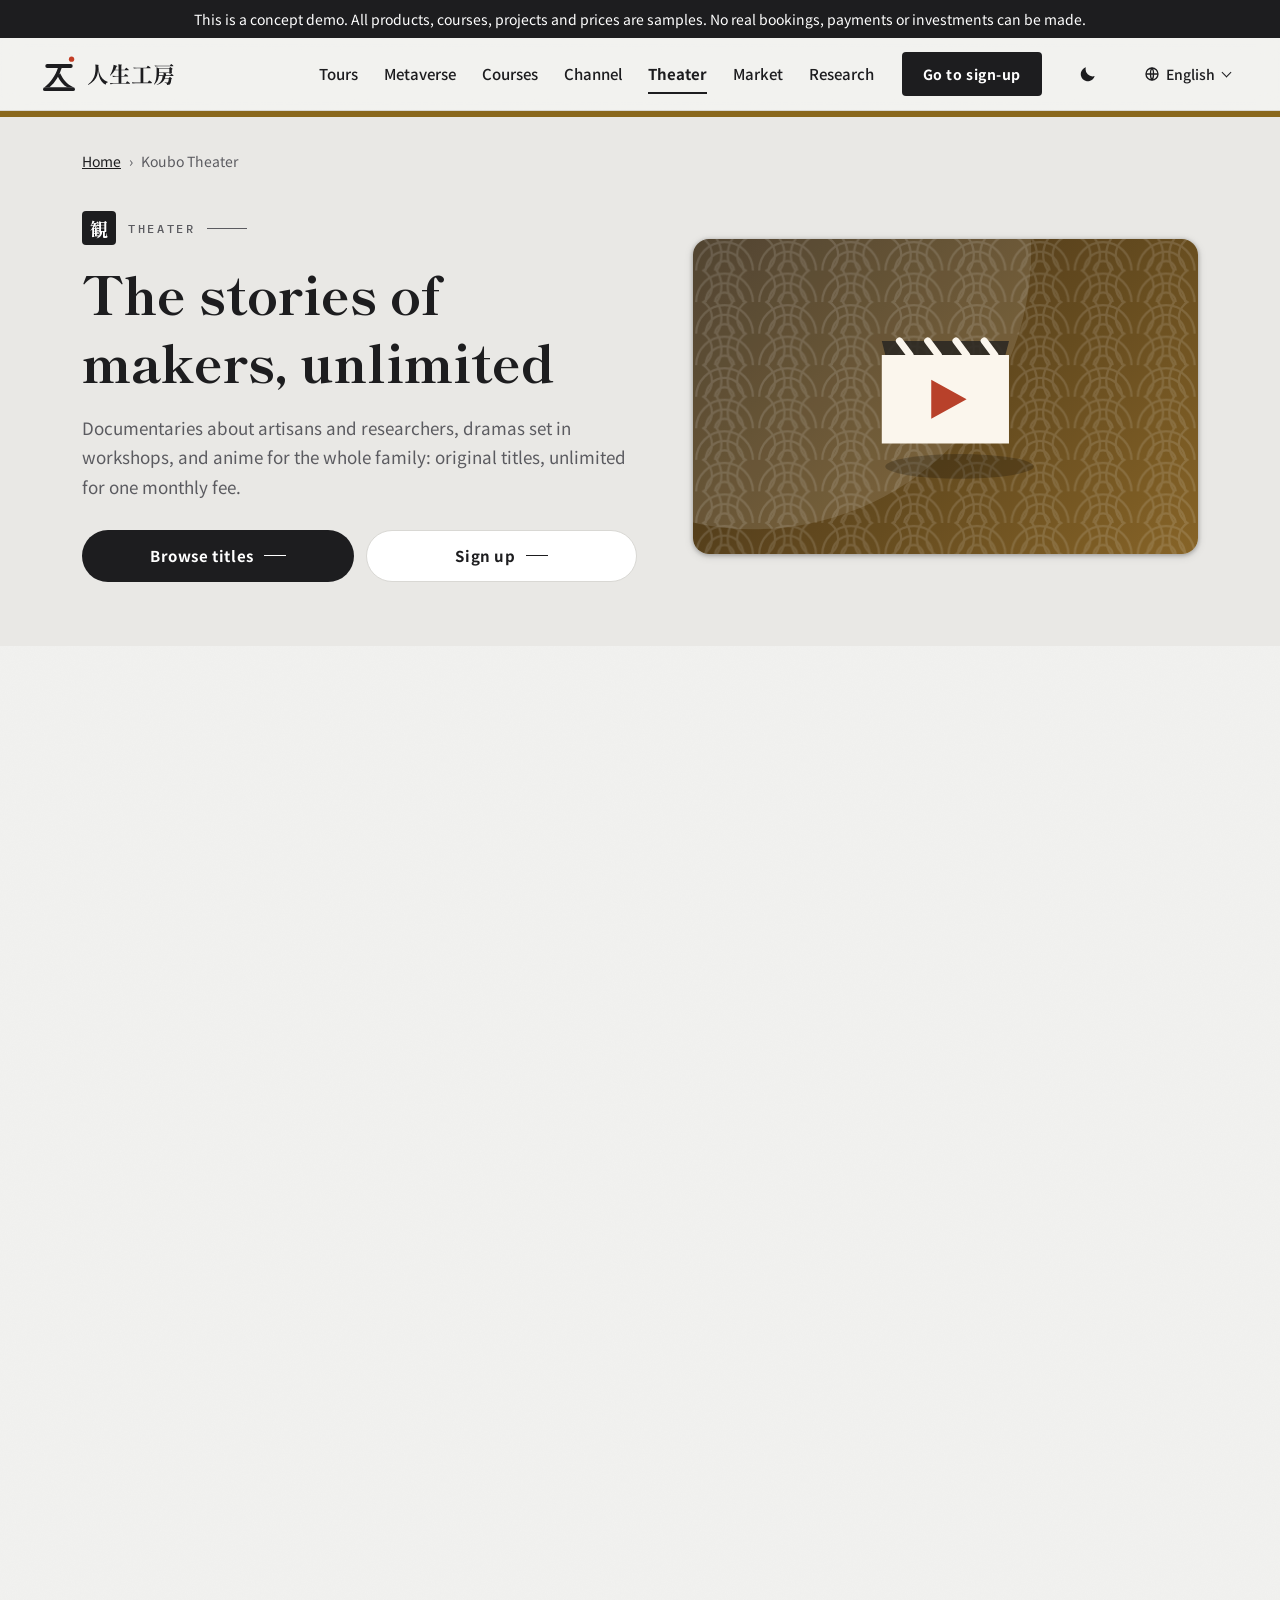
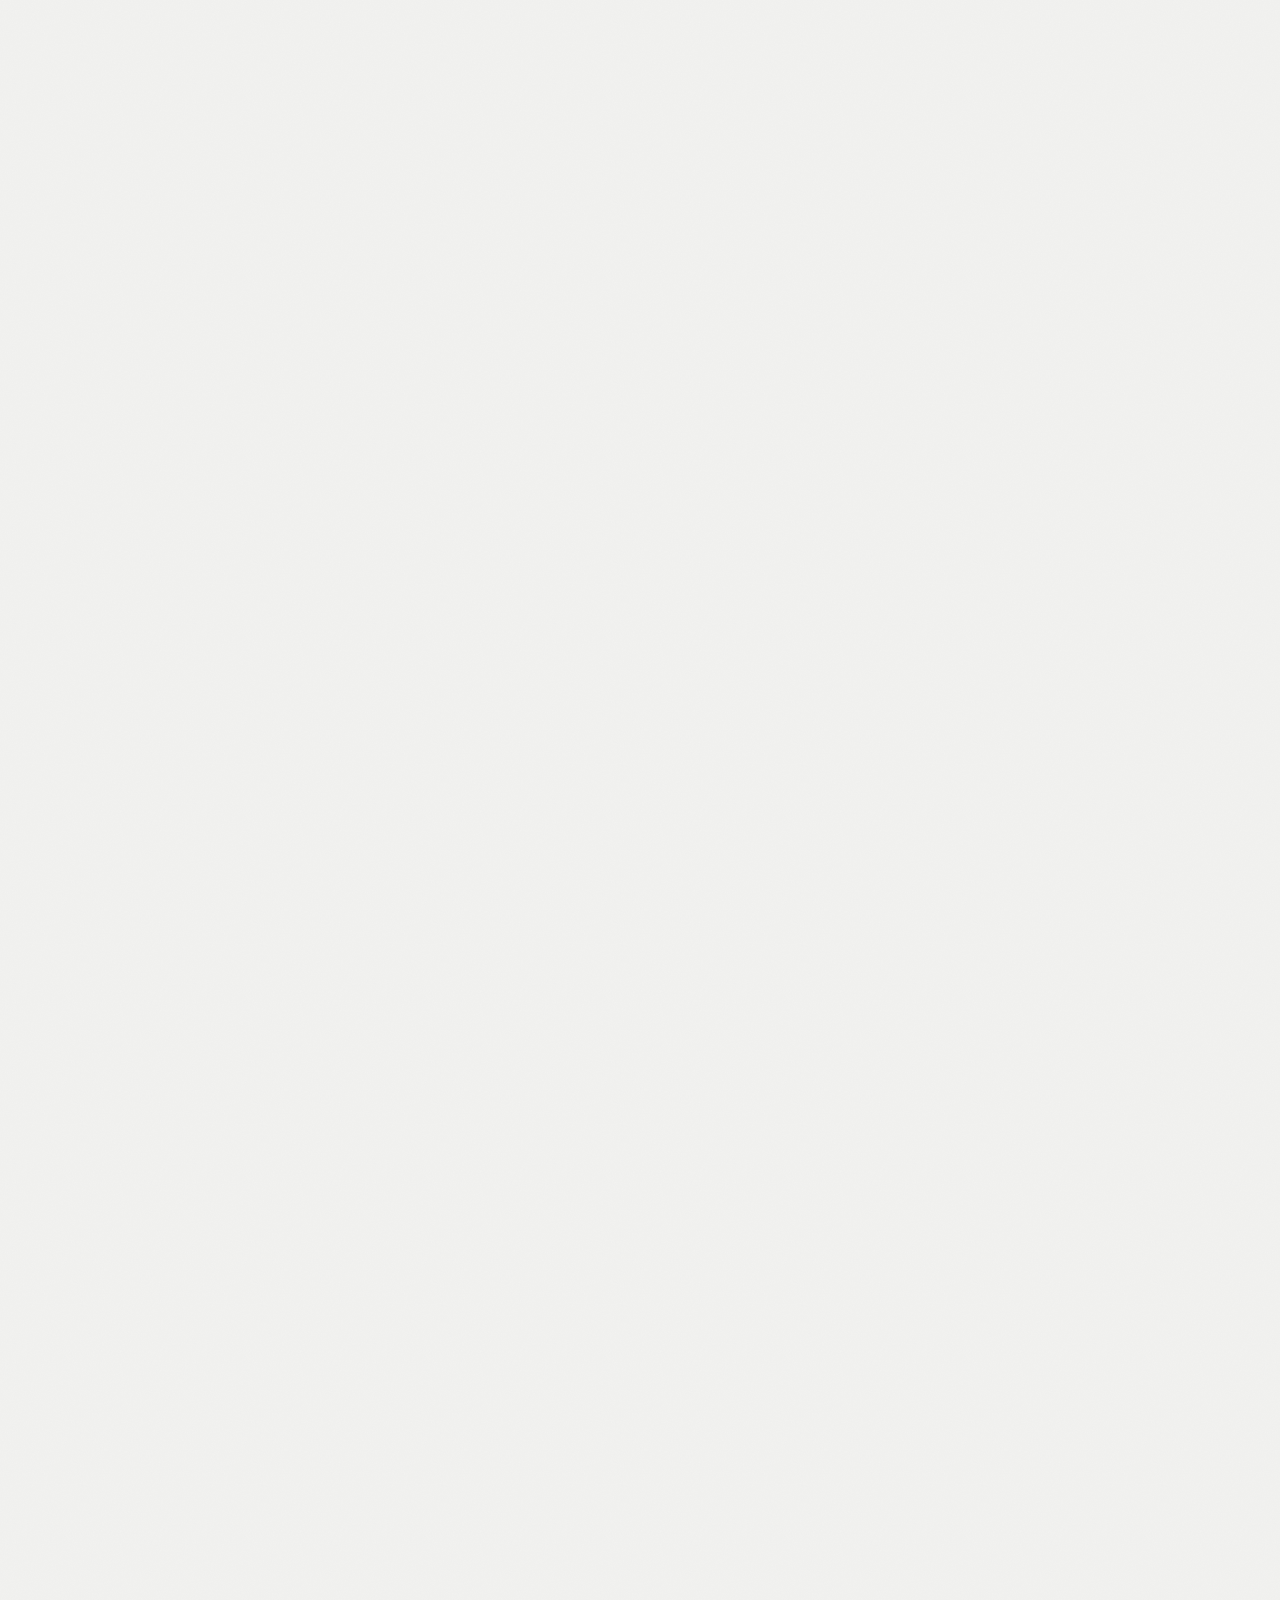
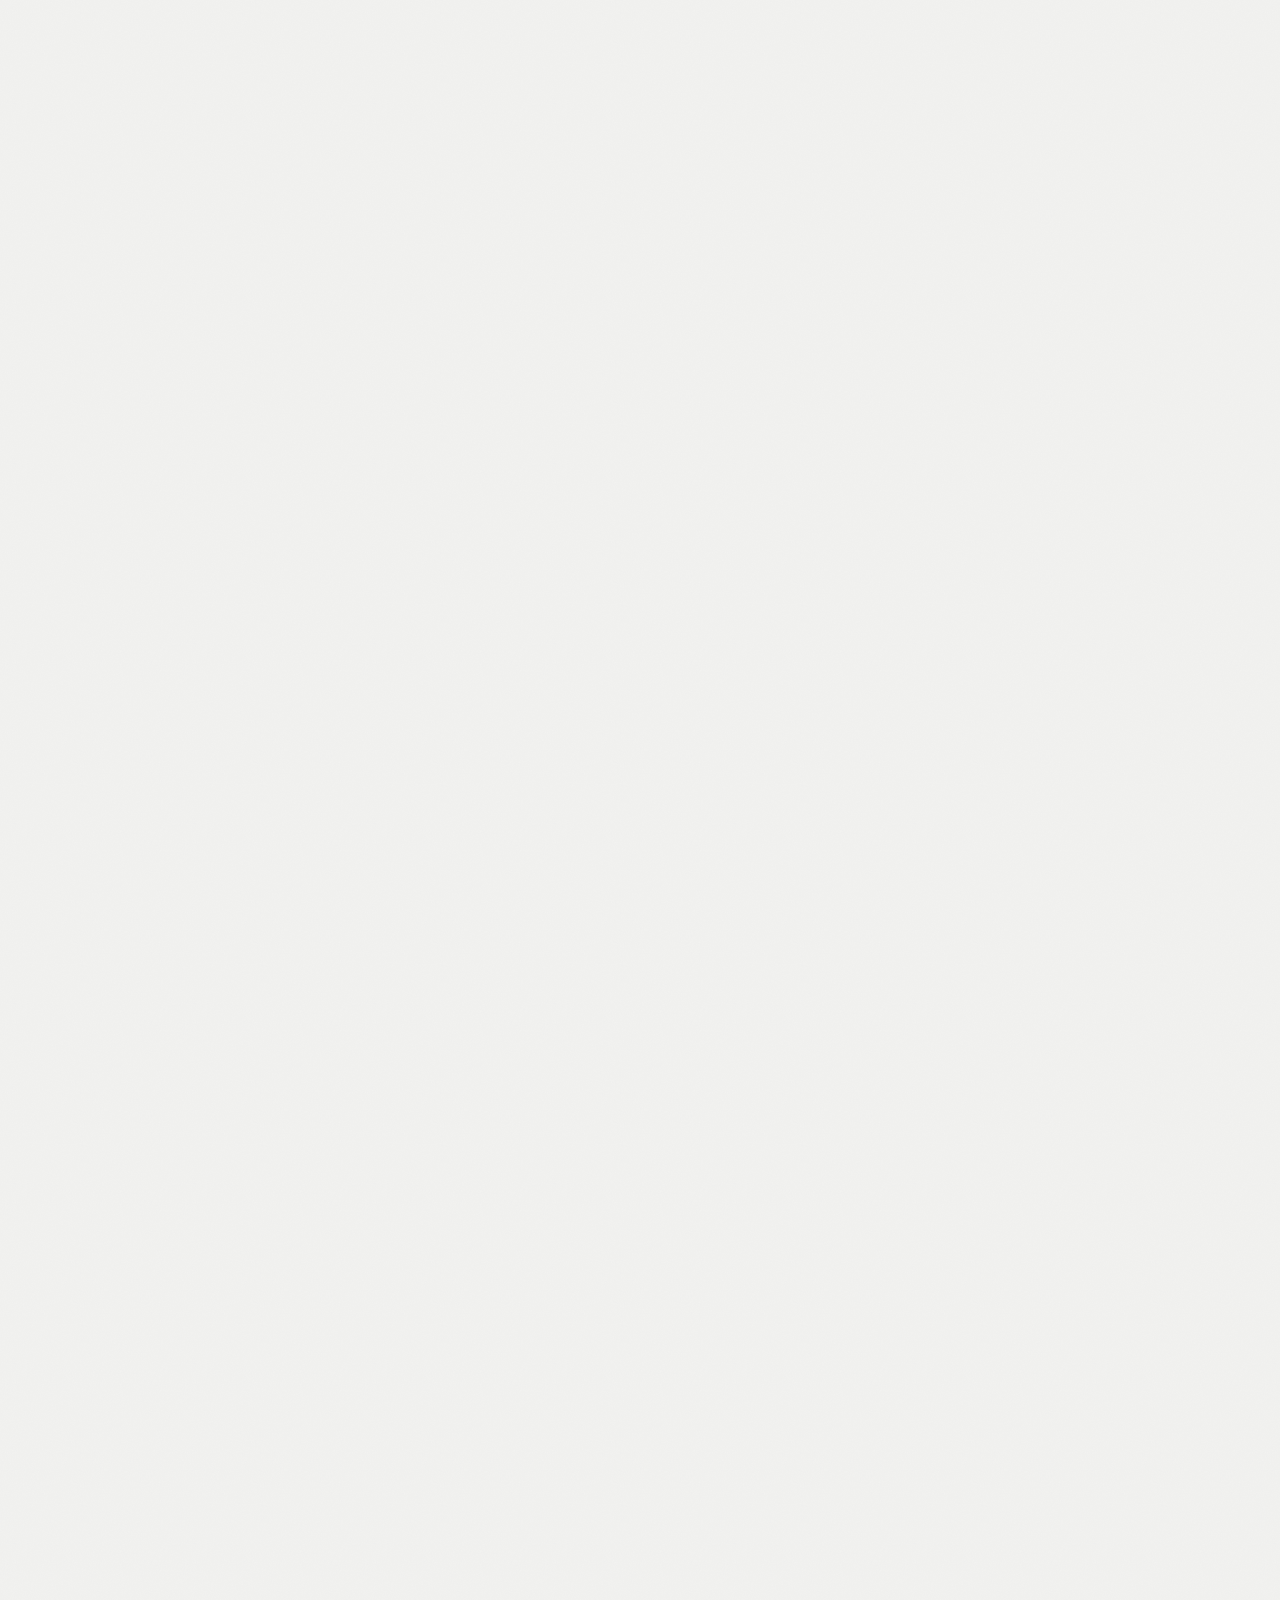
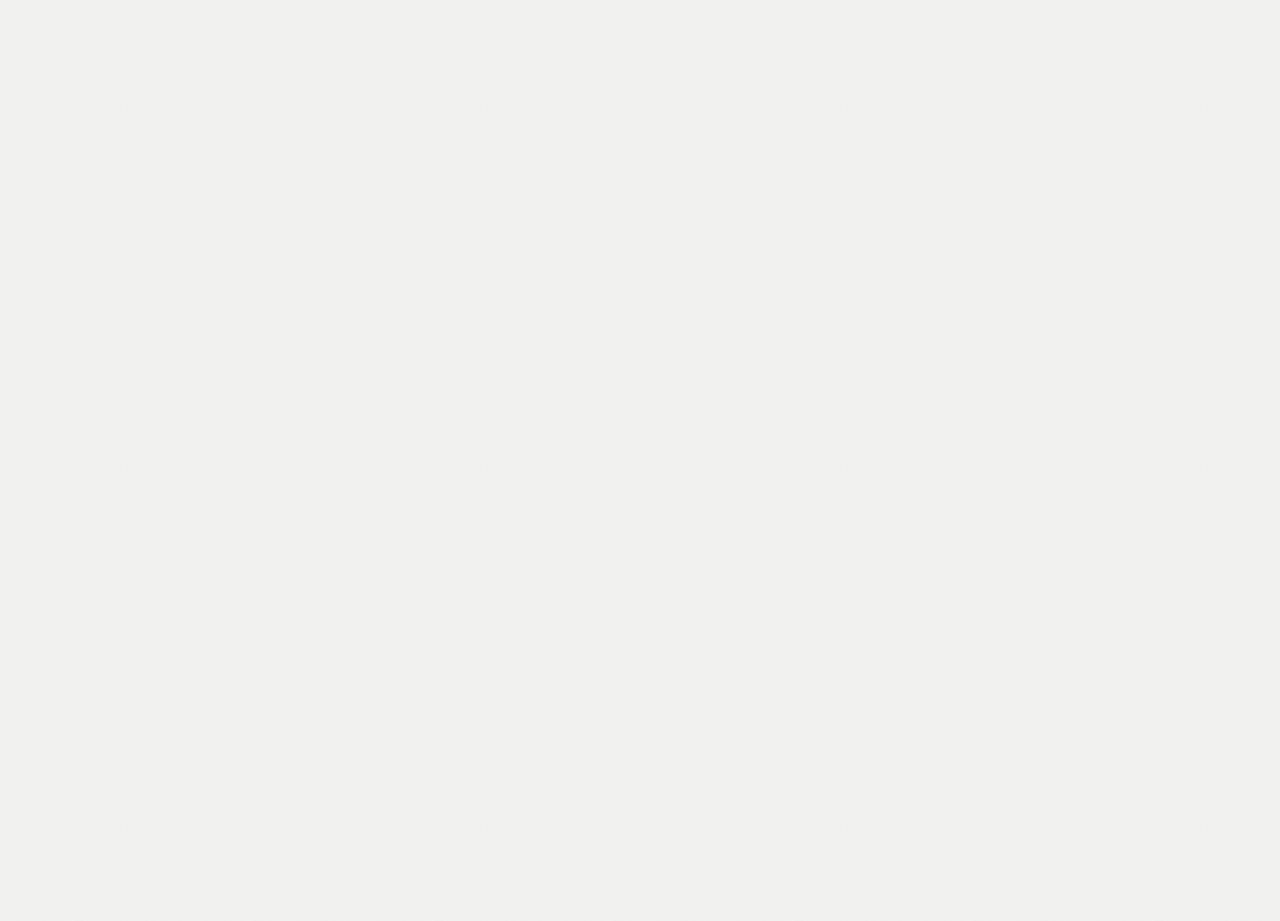
<file: theater.html>
<!doctype html>
<html lang="ja">
<head>
  <meta charset="utf-8">
  <meta name="viewport" content="width=device-width, initial-scale=1, viewport-fit=cover">
  <meta name="claude:viewport-fit-sides" content="cover">
  <script>try{var t=localStorage.getItem("jinseikoubo-theme");if(t==="light"||t==="dark")document.documentElement.setAttribute("data-theme",t)}catch(e){}</script>
  <title>工房シアター｜人生工房</title>
  <meta name="jk:title-en" content="Koubo Theater | Jinsei Koubo">
  <meta name="description" content="職人や研究者を追ったドキュメンタリー、工房を舞台にしたドラマ、家族で楽しめるアニメ。オリジナル作品を、月額定額で見放題にする配信サービスです。">
  <meta name="theme-color" content="#0f1838">
  <link rel="icon" href="data:image/svg+xml,%3Csvg xmlns='http://www.w3.org/2000/svg' viewBox='0 0 512 512' width='512' height='512' role='img' aria-label='%E4%BA%BA%E7%94%9F%E5%B7%A5%E6%88%BF'%3E%3Ctitle%3E%E4%BA%BA%E7%94%9F%E5%B7%A5%E6%88%BF%3C/title%3E%3Crect width='512' height='512' rx='112' fill='%231d1d1f'/%3E%3Cg transform='translate%2896.00 92.00%29 scale%283.2000%29'%3E%3Cg fill='%23ffffff'%3E%3Crect x='14' y='24' width='72' height='10' rx='5'/%3E%3Cpath d='M47 34H57C51 54 41 71 25 85H12C28 71 41 54 47 34Z'/%3E%3Cpath d='M46 55L53 48C61 65 71 77 88 85H72C61 79 53 69 46 55Z'/%3E%3Crect x='8' y='85' width='84' height='10' rx='5'/%3E%3C/g%3E%3Cg fill='%23e0715c'%3E%3Ccircle cx='83' cy='11' r='7'/%3E%3C/g%3E%3C/g%3E%3C/svg%3E">
  <link rel="canonical" href="https://shomayamamoto-ai.github.io/jinseikoubo/theater.html">
  <meta property="og:type" content="website">
  <meta property="og:site_name" content="人生工房">
  <meta property="og:title" content="工房シアター｜人生工房">
  <meta property="og:description" content="職人や研究者を追ったドキュメンタリー、工房を舞台にしたドラマ、家族で楽しめるアニメ。オリジナル作品を、月額定額で見放題にする配信サービスです。">
  <meta property="og:url" content="https://shomayamamoto-ai.github.io/jinseikoubo/theater.html">
  <meta property="og:image" content="https://shomayamamoto-ai.github.io/jinseikoubo/assets/og/theater.png">
  <meta property="og:image:width" content="1200">
  <meta property="og:image:height" content="630">
  <meta name="twitter:card" content="summary_large_image">
  <link rel="preconnect" href="https://fonts.googleapis.com">
  <link rel="preconnect" href="https://fonts.gstatic.com" crossorigin>
  <link rel="preload" as="style" href="https://fonts.googleapis.com/css2?family=Noto+Sans+JP:wght@400;500;700;900&family=Shippori+Mincho:wght@600;700;800&family=IBM+Plex+Mono:wght@500;600&display=swap" onload="this.onload=null;this.rel='stylesheet'">
  <noscript><link rel="stylesheet" href="https://fonts.googleapis.com/css2?family=Noto+Sans+JP:wght@400;500;700;900&family=Shippori+Mincho:wght@600;700;800&family=IBM+Plex+Mono:wght@500;600&display=swap"></noscript>
  <link rel="stylesheet" href="assets/css/style.css">
  <script type="application/ld+json">{"@context": "https://schema.org", "@type": "BreadcrumbList", "itemListElement": [{"@type": "ListItem", "position": 1, "name": "人生工房", "item": "https://shomayamamoto-ai.github.io/jinseikoubo/"}, {"@type": "ListItem", "position": 2, "name": "工房シアター", "item": "https://shomayamamoto-ai.github.io/jinseikoubo/theater.html"}]}</script>
</head>
<body>
  <svg xmlns="http://www.w3.org/2000/svg" style="display:none"><symbol id="lg-mark" viewBox="0 0 100 100"><g fill="currentColor"><rect x="14" y="24" width="72" height="10" rx="5"/><path d="M47 34H57C51 54 41 71 25 85H12C28 71 41 54 47 34Z"/><path d="M46 55L53 48C61 65 71 77 88 85H72C61 79 53 69 46 55Z"/><rect x="8" y="85" width="84" height="10" rx="5"/></g><g fill="var(--logo-sun, #c33e25)"><circle cx="83" cy="11" r="7"/></g></symbol><symbol id="lg-kanji" viewBox="0 0 261.13 64.00"><g fill="currentColor"><path d="M28.39 2.16Q33.25 2.36 33.25 3.1Q33.25 3.37 32.57 3.84L31.36 4.59Q32.1 18.34 34.9 27.79Q37.7 37.23 43.94 43.9Q50.17 50.58 60.97 54.76L60.83 55.57Q57.93 56.11 56.11 58.13Q54.29 60.16 53.68 63.46Q45.79 59.08 41.07 52.43Q36.35 45.79 34.06 37.23Q31.76 28.66 30.89 17.06Q30.21 27.04 27.62 35.14Q25.02 43.23 18.58 50.65Q12.14 58.07 0.67 63.8L0 62.85Q8.9 56.11 13.83 48.35Q18.75 40.6 20.64 32.61Q22.52 24.62 22.93 14.9L23 12.54Q23 6.61 22.19 1.28Z"/><path d="M111.81 33.45Q112.22 32.98 112.83 32.13Q113.43 31.29 113.8 30.89Q114.17 30.48 114.44 30.48Q114.85 30.48 116.87 32Q118.9 33.52 120.72 35.14Q122.54 36.75 122.54 37.23Q122.27 38.31 120.78 38.31H101.63V58.54H114.92L117.07 55.5Q117.34 55.1 118.02 54.19Q118.69 53.28 119.1 52.84Q119.5 52.4 119.77 52.4Q120.18 52.4 122.27 53.99Q124.36 55.57 126.21 57.26Q128.07 58.94 128.07 59.41Q127.8 60.49 126.18 60.49H78.57Q73.78 60.56 68.45 61.44L66.77 58Q70.47 58.4 75.73 58.54H93.27V38.31H86.26Q81.47 38.37 76.14 39.25L74.39 35.81Q78.09 36.21 83.36 36.35H93.27V19.09H81.8Q75.67 29.54 67.44 35.61L66.7 35Q71.49 27.72 75.06 16.99Q76.14 13.76 77.02 9.44Q77.89 5.13 77.96 2.43L89.63 6.27Q89.49 6.88 88.85 7.28Q88.21 7.69 87.13 7.69Q84.77 13.69 82.82 17.2H93.27V14.36Q93.27 5.87 92.39 0.54L103.99 1.96Q103.86 2.77 103.35 3.24Q102.85 3.71 101.63 3.91V17.2H111.81L113.91 14.36Q114.24 13.89 114.85 13.08Q115.46 12.27 115.83 11.87Q116.2 11.46 116.47 11.46Q116.87 11.46 118.86 12.91Q120.85 14.36 122.64 15.95Q124.43 17.53 124.43 18.01Q124.22 19.09 122.54 19.09H101.63V36.35H109.72Z"/><path d="M180.2 8.09Q180.47 7.69 181.14 6.78Q181.82 5.87 182.22 5.43Q182.63 4.99 182.9 4.99Q183.3 4.99 185.36 6.58Q187.41 8.16 189.27 9.88Q191.12 11.6 191.12 12.07Q190.99 12.61 190.45 12.88Q189.91 13.15 189.23 13.15H168.6V56.45H181.88L184.11 53.34Q184.45 52.87 185.09 51.96Q185.73 51.05 186.13 50.61Q186.54 50.17 186.81 50.17Q187.21 50.17 189.27 51.76Q191.33 53.34 193.18 55.06Q195.03 56.78 195.03 57.26Q194.77 58.34 193.15 58.34H145.6Q140.81 58.4 135.49 59.28L133.8 55.91Q137.51 56.31 142.77 56.45H160.3V13.15H149.92Q145.13 13.22 139.8 14.09L138.05 10.66Q141.76 11.06 147.02 11.19H178.04Z"/><path d="M251.41 2.56Q251.68 2.23 252.22 1.48Q252.76 0.74 253.1 0.37Q253.44 0 253.71 0Q254.11 0 255.83 1.32Q257.55 2.63 259.03 4.05Q260.52 5.46 260.52 5.93Q260.25 7.01 258.77 7.01H214.73Q209.94 7.08 204.61 7.96L202.86 4.59Q206.57 4.99 211.83 5.13H249.59ZM248.72 11.4Q249.05 11.06 249.73 10.25Q250.4 9.44 250.81 9.44Q251.21 9.44 253 10.69Q254.79 11.94 256.34 13.32Q257.89 14.7 257.89 15.17Q257.62 15.58 256.94 15.95Q256.27 16.32 255.39 16.46V20.3L255.46 22.59Q255.53 25.22 255.73 27.58Q255.46 28.19 253.17 28.97Q250.87 29.74 249.12 29.74Q247.64 29.74 247.64 28.39Q247.7 28.19 247.74 27.95Q247.77 27.72 247.84 27.45V26.23H216.55Q216.55 31.09 216.14 34.66H230.44Q230.44 29.74 229.97 26.64Q235.16 27.85 237.12 28.49Q239.07 29.13 239.07 29.61Q239.07 29.88 238.74 30.08L237.86 30.68V34.66H250.6L252.36 32.24Q252.7 31.83 253.2 31.16Q253.71 30.48 254.01 30.15Q254.31 29.81 254.58 29.81Q254.99 29.81 256.64 31.06Q258.29 32.3 259.71 33.65Q261.13 35 261.13 35.47Q260.86 36.55 259.3 36.55H235.9Q235.5 40.06 234.62 43.09H245.75L247.5 41.21Q247.77 40.94 248.31 40.4Q248.85 39.86 249.19 39.59Q249.53 39.32 249.8 39.32Q250.2 39.32 251.82 40.56Q253.44 41.81 254.85 43.23Q256.27 44.64 256.27 45.12Q255.66 45.99 253.91 46.26Q253.3 53.21 252.16 56.92Q251.01 60.63 248.85 62.18Q247.44 63.19 245.51 63.6Q243.59 64 240.83 64Q240.96 60.7 239.61 59.28Q237.93 57.59 233.68 56.85L233.74 55.91Q235.84 56.11 238.06 56.28Q240.29 56.45 241.7 56.45Q243.12 56.45 243.79 55.97Q245.41 54.63 246.29 45.05H233.95Q231.72 50.98 226.16 55.7Q220.59 60.43 209.94 63.93L209.33 63.06Q216.75 59.08 220.63 54.69Q224.51 50.31 225.79 46.06Q227.07 41.81 227.27 36.55H215.94Q213.65 54.22 201.31 62.99L200.77 62.45Q205.83 54.9 207.48 45.79Q209.13 36.69 209.13 25.56V17.87Q209.13 12.95 208.66 9.85L217.76 13.35H247.17ZM247.84 24.28V15.31H216.55V24.28Z"/></g></symbol><symbol id="lg-roman" viewBox="0 0 261.13 11"><g fill="currentColor"><path d="M0 12.18Q0 11.82 0.22 11.62Q0.43 11.42 0.7 11.42Q1.12 11.42 1.51 11.76Q1.71 11.92 2.09 12.39Q2.28 12.61 2.42 12.73Q2.56 12.85 2.71 12.85Q2.82 12.85 2.91 12.8Q3 12.76 3.03 12.7Q3.35 12.45 3.5 11.64Q3.65 10.84 3.65 9.27V1.59Q3.65 0.88 3.3 0.63Q2.95 0.39 2.38 0.39H2.19Q2.09 0.39 2.09 0.21Q2.09 0.01 2.19 0.01H7.02Q7.14 0.01 7.14 0.21Q7.14 0.39 7.02 0.39H6.84Q6.29 0.39 5.94 0.64Q5.59 0.89 5.59 1.59L5.6 9.36Q5.6 10.91 5.01 11.84Q4.41 12.77 3.58 13.15Q2.76 13.53 2 13.53Q1.42 13.53 0.96 13.33Q0.51 13.12 0.25 12.8Q0 12.49 0 12.18Z"/><path d="M21.5 11Q21.4 11 21.4 10.81Q21.4 10.64 21.5 10.64H21.68Q22.25 10.64 22.59 10.39Q22.93 10.14 22.93 9.45L22.95 1.58Q22.95 0.88 22.6 0.63Q22.25 0.39 21.68 0.39H21.5Q21.4 0.39 21.4 0.19Q21.4 0.01 21.5 0.01H26.33Q26.44 0.01 26.44 0.19Q26.44 0.39 26.33 0.39H26.15Q25.57 0.39 25.24 0.63Q24.9 0.88 24.9 1.58V9.45Q24.9 10.15 25.24 10.4Q25.59 10.64 26.15 10.64H26.33Q26.44 10.64 26.44 10.81Q26.44 11 26.33 11Z"/><path d="M40.8 11Q40.71 11 40.71 10.81Q40.71 10.64 40.8 10.64H40.95Q41.44 10.64 41.83 10.28Q42.23 9.93 42.23 9.29V1.43Q42.03 0.94 41.74 0.7Q41.45 0.46 40.99 0.39L40.8 0.37Q40.74 0.36 40.72 0.32Q40.69 0.28 40.69 0.19Q40.69 0.01 40.8 0.01H43.88L49.46 8.05V1.71Q49.46 1.09 49.05 0.74Q48.65 0.39 48.16 0.37H48.01Q47.91 0.37 47.91 0.19Q47.91 0.01 48.01 0.01H51.48Q51.59 0.01 51.59 0.19Q51.59 0.37 51.48 0.37H51.31Q50.81 0.39 50.43 0.74Q50.04 1.09 50.04 1.71V11H49.1L42.82 1.91V9.29Q42.82 9.93 43.23 10.28Q43.63 10.64 44.11 10.64H44.27Q44.37 10.64 44.37 10.81Q44.37 11 44.27 11Z"/><path d="M67.9 10.63Q67.71 10.54 67.53 10.54Q67.32 10.54 67.1 10.68Q66.87 10.82 66.56 11.13L65.88 8.21L65.85 8.08Q65.85 8.05 65.88 8.02Q65.92 7.99 65.96 7.97Q66 7.96 66.01 7.94Q66.04 7.93 66.1 7.93Q66.16 7.93 66.26 8.05Q67.93 10.58 70.3 10.58Q71.26 10.58 71.91 10.09Q72.55 9.6 72.55 8.63Q72.55 7.5 71.32 6.95Q70.71 6.68 69.68 6.35Q69.54 6.3 69.01 6.13Q68.47 5.95 68.05 5.74Q66.29 4.84 66.29 3.06Q66.29 2.38 66.61 1.65Q66.92 0.92 67.7 0.39Q68.48 -0.13 69.78 -0.13Q70.24 -0.13 70.68 -0.03Q71.12 0.07 71.75 0.28Q71.99 0.37 72.17 0.37Q72.58 0.37 73 -0.13L73.76 2.44L73.79 2.55Q73.79 2.64 73.66 2.68Q73.57 2.71 73.52 2.71Q73.45 2.71 73.37 2.62Q73.19 2.33 72.73 1.81Q72.27 1.3 71.49 0.84Q70.71 0.39 69.74 0.39Q68.87 0.39 68.41 0.75Q67.95 1.12 67.8 1.54Q67.65 1.95 67.65 2.25Q67.65 3.2 68.63 3.73Q68.95 3.89 69.46 4.08Q69.97 4.26 70.51 4.44Q71.76 4.84 72.39 5.13Q73.45 5.63 73.89 6.36Q74.34 7.08 74.34 7.91Q74.34 8.84 73.89 9.58Q73.43 10.33 72.55 10.76Q71.67 11.19 70.45 11.19Q69.33 11.19 67.9 10.63Z"/><path d="M98.57 8.18Q98.57 8.24 98.54 8.3Q98.51 8.36 98.5 8.41L97.92 9.94L97.53 11H88.72Q88.6 11 88.6 10.81Q88.6 10.64 88.72 10.64H88.9Q89.46 10.64 89.81 10.39Q90.15 10.14 90.15 9.43V1.57Q90.15 0.86 89.8 0.62Q89.45 0.37 88.9 0.37H88.72Q88.6 0.37 88.6 0.18Q88.6 0.01 88.72 0.01H97.17Q97.47 0.52 97.77 1.1Q98.08 1.68 98.21 1.95L98.23 2.01Q98.23 2.07 98.12 2.15Q98.06 2.18 98.02 2.18Q97.95 2.18 97.89 2.12Q97.26 1.48 96.19 0.96Q95.13 0.45 94.05 0.45H93.77Q93.16 0.45 92.83 0.5Q92.49 0.55 92.3 0.75Q92.1 0.94 92.1 1.37V5.05H93.31Q94.13 5.05 94.41 5.04Q95.05 5.02 95.42 4.58Q95.78 4.14 95.78 3.58Q95.78 3.47 95.98 3.47Q96.08 3.47 96.12 3.5Q96.16 3.52 96.16 3.58V7.05Q96.16 7.11 96.12 7.13Q96.08 7.15 95.98 7.15Q95.78 7.15 95.78 7.05Q95.78 6.48 95.42 6.05Q95.05 5.62 94.41 5.6Q94.13 5.59 93.31 5.59H92.1V9.61Q92.1 10.14 92.42 10.32Q92.74 10.51 93.43 10.55Q93.58 10.57 93.89 10.57Q94.2 10.57 94.4 10.55Q95.71 10.48 96.6 9.77Q97.48 9.06 98.23 8.05Q98.27 7.99 98.35 7.99Q98.41 7.99 98.47 8.02Q98.57 8.06 98.57 8.18Z"/><path d="M112.93 11Q112.83 11 112.83 10.81Q112.83 10.64 112.93 10.64H113.11Q113.68 10.64 114.02 10.39Q114.36 10.14 114.36 9.45L114.38 1.58Q114.38 0.88 114.03 0.63Q113.68 0.39 113.11 0.39H112.93Q112.83 0.39 112.83 0.19Q112.83 0.01 112.93 0.01H117.76Q117.87 0.01 117.87 0.19Q117.87 0.39 117.76 0.39H117.58Q117 0.39 116.67 0.63Q116.33 0.88 116.33 1.58V9.45Q116.33 10.15 116.67 10.4Q117.02 10.64 117.58 10.64H117.76Q117.87 10.64 117.87 10.81Q117.87 11 117.76 11Z"/><path d="M161.97 10.82Q161.97 11 161.87 11H156.88Q156.77 11 156.77 10.82Q156.77 10.63 156.88 10.63Q157.35 10.63 157.6 10.52Q157.84 10.42 157.84 10.18Q157.84 9.93 157.5 9.45L155.83 7.29L154.59 5.69L154.07 6.23L153.66 6.66V9.43Q153.66 10.14 154 10.38Q154.34 10.63 154.91 10.63H155.09Q155.19 10.63 155.19 10.81Q155.19 11 155.09 11H150.26Q150.15 11 150.15 10.81Q150.15 10.63 150.26 10.63H150.45Q151.02 10.63 151.35 10.37Q151.69 10.12 151.69 9.43V1.58Q151.69 0.88 151.35 0.63Q151 0.39 150.45 0.39H150.26Q150.15 0.39 150.15 0.19Q150.15 0.01 150.26 0.01H155.09Q155.21 0.01 155.21 0.19Q155.21 0.39 155.09 0.39H154.91Q154.33 0.39 153.99 0.63Q153.66 0.88 153.66 1.58V5.87Q154.85 4.62 156.17 3.22Q157.49 1.82 157.77 1.49Q157.99 1.22 157.99 1Q157.99 0.72 157.68 0.54Q157.37 0.37 156.83 0.37Q156.73 0.37 156.73 0.18Q156.73 0.01 156.83 0.01H161.23Q161.35 0.01 161.35 0.18Q161.35 0.37 161.23 0.37Q159.84 0.37 158.66 1.51Q158.44 1.7 156.25 3.98L155.98 4.25L156.76 5.28Q159.16 8.53 159.74 9.24Q160.2 9.82 160.46 10.08Q160.72 10.34 161.05 10.49Q161.38 10.63 161.87 10.63Q161.97 10.63 161.97 10.82Z"/><path d="M176.23 5.53Q176.23 3.74 177.01 2.46Q177.8 1.18 179 0.52Q180.21 -0.13 181.46 -0.13Q182.71 -0.13 183.91 0.52Q185.11 1.18 185.9 2.46Q186.68 3.74 186.68 5.53Q186.68 7.32 185.9 8.6Q185.11 9.88 183.91 10.54Q182.71 11.19 181.46 11.19Q180.21 11.19 179 10.54Q177.8 9.88 177.01 8.6Q176.23 7.32 176.23 5.53ZM184.58 5.54Q184.58 3.86 184.16 2.68Q183.74 1.51 183.04 0.92Q182.34 0.34 181.48 0.34Q180.6 0.34 179.89 0.92Q179.18 1.51 178.77 2.68Q178.36 3.85 178.36 5.54Q178.36 7.23 178.77 8.4Q179.18 9.57 179.88 10.15Q180.58 10.73 181.46 10.73Q182.34 10.73 183.04 10.15Q183.74 9.57 184.16 8.4Q184.58 7.23 184.58 5.54Z"/><path d="M202.5 7.53V1.58Q202.5 0.88 202.15 0.63Q201.8 0.39 201.23 0.39H201.04Q200.94 0.39 200.94 0.19Q200.94 0.01 201.04 0.01H205.87Q205.97 0.01 205.97 0.19Q205.97 0.39 205.87 0.39H205.69Q205.11 0.39 204.77 0.63Q204.44 0.88 204.44 1.58V6.95Q204.44 7.93 204.6 8.7Q204.77 9.48 205.35 10.05Q205.93 10.61 207.09 10.61Q208.78 10.61 209.39 9.48Q210 8.35 210 6.63V1.71Q210 1.09 209.6 0.73Q209.19 0.37 208.72 0.37H208.57Q208.46 0.37 208.46 0.19Q208.46 0.01 208.57 0.01H212.04Q212.15 0.01 212.15 0.19Q212.15 0.37 212.04 0.37H211.89Q211.41 0.37 211.01 0.73Q210.61 1.09 210.61 1.71L210.58 7.07Q210.58 9.05 209.63 10.12Q208.67 11.19 206.93 11.19Q204.6 11.19 203.55 10.26Q202.5 9.33 202.5 7.53Z"/><path d="M226.4 10.82Q226.4 10.64 226.51 10.64H226.69Q227.25 10.64 227.6 10.39Q227.94 10.14 227.94 9.43V1.57Q227.94 0.86 227.6 0.62Q227.25 0.37 226.69 0.37H226.51Q226.45 0.37 226.43 0.33Q226.4 0.28 226.4 0.19Q226.4 0.01 226.51 0.01L229.83 0Q231.52 0 232.16 0.01Q233.14 0.03 233.97 0.34Q234.81 0.66 235.31 1.24Q235.81 1.83 235.81 2.61Q235.81 3.61 234.98 4.23Q234.15 4.84 232.92 5.14Q234.38 5.46 235.4 6.15Q236.42 6.84 236.42 7.97Q236.42 8.9 235.85 9.58Q235.27 10.27 234.32 10.63Q233.36 11 232.25 11L229.77 11.01L226.51 11Q226.45 11 226.43 10.96Q226.4 10.91 226.4 10.82ZM230.25 4.92Q232.22 4.92 232.92 4.28Q233.62 3.64 233.62 2.55Q233.62 1.62 233 1.04Q232.38 0.45 231.13 0.45Q230.47 0.45 230.19 0.66Q229.91 0.88 229.91 1.39V4.92ZM231.46 10.55Q232.72 10.55 233.48 9.9Q234.23 9.24 234.23 7.96Q234.23 6.77 233.37 6.07Q232.51 5.37 230.25 5.37H229.91V9.61Q229.91 10.15 230.19 10.35Q230.47 10.55 231.14 10.55Z"/><path d="M250.68 5.53Q250.68 3.74 251.46 2.46Q252.24 1.18 253.45 0.52Q254.66 -0.13 255.91 -0.13Q257.16 -0.13 258.36 0.52Q259.56 1.18 260.34 2.46Q261.13 3.74 261.13 5.53Q261.13 7.32 260.34 8.6Q259.56 9.88 258.36 10.54Q257.16 11.19 255.91 11.19Q254.66 11.19 253.45 10.54Q252.24 9.88 251.46 8.6Q250.68 7.32 250.68 5.53ZM259.02 5.54Q259.02 3.86 258.61 2.68Q258.19 1.51 257.49 0.92Q256.79 0.34 255.92 0.34Q255.04 0.34 254.34 0.92Q253.63 1.51 253.22 2.68Q252.81 3.85 252.81 5.54Q252.81 7.23 253.22 8.4Q253.63 9.57 254.33 10.15Q255.03 10.73 255.91 10.73Q256.79 10.73 257.49 10.15Q258.19 9.57 258.61 8.4Q259.02 7.23 259.02 5.54Z"/></g></symbol></svg>
  <a class="skip" href="#main">本文へスキップ</a>

  <div class="demo-bar" role="note">
    このサイトは構想段階のデモです。表示している商品・講座・案件・金額はすべてサンプルで、実際の申込み・決済・投資はできません。
  </div>

  <header class="header" id="top">
    <div class="container header__inner">
      <a class="logo" href="#top" aria-label="人生工房 トップへ">
        <svg class="logo__mark" viewBox="0 0 100 100" aria-hidden="true" focusable="false"><use href="#lg-mark"/></svg>
        <svg class="logo__name" viewBox="0 0 261.13 64.00" aria-hidden="true" focusable="false"><use href="#lg-kanji"/></svg>
      </a>
      <button class="theme-toggle theme-toggle--header" type="button" data-theme-toggle aria-pressed="false" aria-label="暗い表示にする" title="暗い表示にする"></button>
      <div class="lang-switch">
        <button class="lang-toggle" id="langToggle" type="button" aria-expanded="false" aria-controls="langMenu" title="言語を選ぶ">日本語</button>
        <ul class="lang-menu" id="langMenu" hidden>
          <li><button type="button" data-lang="ja" lang="ja">日本語</button></li>
          <li><button type="button" data-lang="en" lang="en">English</button></li>
          <li><button type="button" data-lang="zh-Hans" lang="zh-Hans">简体中文</button></li>
          <li><button type="button" data-lang="ko" lang="ko">한국어</button></li>
        </ul>
      </div>
      <button class="nav-toggle" aria-expanded="false" aria-controls="nav" aria-label="メニューを開く">
        <span></span><span></span><span></span>
      </button>
      <nav class="nav" id="nav" aria-label="メインメニュー">
        <ul>
          <li><a href="tour.html"><i aria-hidden="true">旅</i>ツアー</a></li>
          <li><a href="metaverse.html"><i aria-hidden="true">遊</i>メタバース</a></li>
          <li><a href="academy.html"><i aria-hidden="true">学</i>講座</a></li>
          <li><a href="channel.html"><i aria-hidden="true">発</i>チャンネル</a></li>
          <li><a href="theater.html" aria-current="page"><i aria-hidden="true">観</i>シアター</a></li>
          <li><a href="market.html"><i aria-hidden="true">市</i>マーケット</a></li>
          <li><a href="fund.html"><i aria-hidden="true">研</i>研究支援</a></li>
        </ul>
        <a class="btn btn--primary btn--sm" href="#join">事前登録フォームへ</a>
        <button class="theme-toggle theme-toggle--nav" type="button" data-theme-toggle aria-pressed="false" aria-label="暗い表示にする" title="暗い表示にする"><span class="theme-toggle__label">暗い表示にする</span></button>
      </nav>
    </div>
  </header>

  <main id="main">
    <section class="page-hero" style="--c:var(--c-theater)">
      <div class="container">
        <nav class="crumbs" aria-label="パンくずリスト">
          <a href="./"><span data-i18n="crumb.top">トップ</span></a><span aria-hidden="true">›</span><span aria-current="page"><span data-i18n="nav.name.theater">工房シアター</span></span>
        </nav>
        <div class="page-hero__inner">
          <div class="page-hero__text">
            <p class="section__en"><span class="badge" aria-hidden="true">観</span>THEATER</p>
            <h1 class="page-hero__title" data-i18n="pg.theater.h1">作り手の物語を、見放題で</h1>
            <p class="page-hero__lead" data-i18n="pg.theater.lead">職人や研究者を追ったドキュメンタリー、工房を舞台にしたドラマ、家族で楽しめるアニメ。オリジナル作品を、月額定額で見放題にする配信サービスです。</p>
            <div class="page-hero__cta">
              <a class="btn btn--primary" href="#theater"><span data-i18n="pg.theater.cta">作品を見る</span></a>
              <a class="btn btn--line" href="#join"><span data-i18n="cta.join">事前登録する</span></a>
            </div>
          </div>
          <div class="page-hero__art" data-art="film" data-pattern="seigaiha" style="--thumb:linear-gradient(135deg,#3a2a12,#8a6420)"></div>
        </div>
      </div>
    </section>

    <section class="section points-sec">
      <div class="container">
        <header class="section__head">
          <p class="section__en">FEATURES</p>
          <h2 class="section__title" data-i18n="h.features">3つの特長</h2>
        </header>
        <ul class="points">
          <li class="point">
            <span class="point__icon" data-icon="film" aria-hidden="true"></span>
            <div data-i18n="pg.theater.pt0"><b>ここでしか見られない</b><p>人生工房の職人・研究者・旅を題材にした、オリジナル作品です。</p></div>
          </li>
          <li class="point">
            <span class="point__icon" data-icon="globe" aria-hidden="true"></span>
            <div data-i18n="pg.theater.pt1"><b>仲間と同時に見る</b><p>メタバースのシアタールームで、友だちと同じ作品を見られます。</p></div>
          </li>
          <li class="point">
            <span class="point__icon" data-icon="solar" aria-hidden="true"></span>
            <div data-i18n="pg.theater.pt2"><b>見たあとに支える</b><p>作品で知った研究を、そのまま研究ファンドで応援できます。</p></div>
          </li>
        </ul>
      </div>
    </section>

    <!-- ===== 05 THEATER ===== -->
    <section class="section section--theater" id="theater" data-detail style="--c:var(--c-theater)">
      <div class="container">
        <header class="section__head section__head--left">
          <p class="section__en"><span class="badge" aria-hidden="true">観</span>THEATER</p>
          <h2 class="section__title">工房シアター ―<br class="sp"> 見放題のオリジナル作品</h2>
          <p class="section__lead">
            ドキュメンタリー、ドラマ、アニメなどのオリジナル作品を、<br class="pc">月額定額で見放題にする配信サービスです。
          </p>
        </header>
        <div class="theater__hero">
          <div class="theater__hero-text">
            <p class="theater__tag">オリジナル・ドキュメンタリー</p>
            <h3>太陽を編む人びと</h3>
            <p>次世代の太陽電池に人生をかける研究者たちを追った全6話。<br class="pc">研究ファンドの支援先プロジェクトの舞台裏に迫ります。</p>
            <div class="theater__btns">
              <button class="btn btn--light" data-toast="デモのため再生できません">▶ 再生</button>
              <button class="btn btn--glass" data-toast="マイリストに追加しました（デモ）">＋ マイリストに追加</button>
            </div>
          </div>
        </div>
        <div id="theaterRows"></div>
      </div>
    </section>

    <section class="section">
      <div class="container">
        <header class="section__head">
          <p class="section__en">HOW IT WORKS</p>
          <h2 class="section__title" data-i18n="h.steps">ご利用の流れ</h2>
        </header>
        <ol class="flow flow--page">
          <li><span>1</span><div data-i18n="pg.theater.st0"><strong>プランに登録する</strong><p>月額プランに登録します（料金は未定）。</p></div></li>
          <li><span>2</span><div data-i18n="pg.theater.st1"><strong>作品を選ぶ</strong><p>ランキングやジャンルから選びます。</p></div></li>
          <li><span>3</span><div data-i18n="pg.theater.st2"><strong>どこでも見る</strong><p>スマホ・パソコン・テレビで見られる想定です。</p></div></li>
        </ol>
        <p class="note" data-i18n="note.concept">※構想段階の流れです。正式公開までに変わる場合があります。</p>
      </div>
    </section>

    <section class="section section--tint">
      <div class="container container--narrow">
        <header class="section__head">
          <p class="section__en">FAQ</p>
          <h2 class="section__title" data-i18n="h.faq">よくある質問</h2>
        </header>
        <div class="faq">
          <details data-i18n="pg.theater.faq0"><summary>料金はいくらですか？</summary><p>月額料金は未定です。正式公開時にお知らせします。</p></details>
          <details data-i18n="pg.theater.faq1"><summary>字幕はありますか？</summary><p>日本語と英語の字幕から始める予定です。</p></details>
          <details data-i18n="pg.theater.faq2"><summary>ダウンロードできますか？</summary><p>オフライン再生の機能を検討しています。</p></details>
        </div>
      </div>
    </section>

    <section class="section others-sec">
      <div class="container">
        <header class="section__head">
          <p class="section__en">OTHER WORKSHOPS</p>
          <h2 class="section__title" data-i18n="h.others">ほかの工房もみる</h2>
        </header>
        <ul class="others">
          <li><a class="other" href="tour.html" style="--c:var(--c-tour)"><span class="other__mark" aria-hidden="true">旅</span><span data-i18n="nav.name.tour">インバウンドツアー</span><span class="other__arrow" aria-hidden="true">→</span></a></li>
          <li><a class="other" href="metaverse.html" style="--c:var(--c-meta)"><span class="other__mark" aria-hidden="true">遊</span><span data-i18n="nav.name.metaverse">メタバース工房</span><span class="other__arrow" aria-hidden="true">→</span></a></li>
          <li><a class="other" href="academy.html" style="--c:var(--c-academy)"><span class="other__mark" aria-hidden="true">学</span><span data-i18n="nav.name.academy">アカデミー</span><span class="other__arrow" aria-hidden="true">→</span></a></li>
          <li><a class="other" href="channel.html" style="--c:var(--c-channel)"><span class="other__mark" aria-hidden="true">発</span><span data-i18n="nav.name.channel">工房チャンネル</span><span class="other__arrow" aria-hidden="true">→</span></a></li>
          <li><a class="other" href="market.html" style="--c:var(--c-market)"><span class="other__mark" aria-hidden="true">市</span><span data-i18n="nav.name.market">工房マーケット</span><span class="other__arrow" aria-hidden="true">→</span></a></li>
          <li><a class="other" href="fund.html" style="--c:var(--c-fund)"><span class="other__mark" aria-hidden="true">研</span><span data-i18n="nav.name.fund">未来研究ファンド</span><span class="other__arrow" aria-hidden="true">→</span></a></li>
        </ul>
      </div>
    </section>

    <!-- ===== JOIN ===== -->
    <section class="join" id="join">
      <div class="join__arc">
        <div class="container join__inner">
          <h2 class="join__title">人生工房の最初のメンバーに<br class="sp">なりませんか。</h2>
          <p>サービス開始のお知らせや、先行体験のご案内をお届けします。</p>
          <form class="join__form" id="joinForm" novalidate>
            <div class="join__field">
              <label class="field-label" for="joinEmail">メールアドレス</label>
              <input type="email" id="joinEmail" placeholder="例：name@example.com" required autocomplete="email" aria-describedby="joinMsg">
            </div>
            <button class="btn btn--light" type="submit">登録してお知らせを受け取る</button>
          </form>
          <p class="join__msg" id="joinMsg" aria-live="polite"></p>
        </div>
      </div>
    </section>
  </main>

  <footer class="footer">
    <div class="container footer__inner">
      <div>
        <a class="logo logo--footer" href="#top" aria-label="人生工房 トップへ"><svg class="logo__mark" viewBox="0 0 100 100" aria-hidden="true" focusable="false"><use href="#lg-mark"/></svg><span class="logo__stack"><svg class="logo__name" viewBox="0 0 261.13 64.00" aria-hidden="true" focusable="false"><use href="#lg-kanji"/></svg><svg class="logo__roman" viewBox="0 0 261.13 11" aria-hidden="true" focusable="false"><use href="#lg-roman"/></svg></span></a>
        <p class="footer__copy">旅する。学ぶ。遊ぶ。つくる。未来を支える。</p>
      </div>
      <ul class="footer__links">
        <li><a href="./#services">サービス一覧</a></li>
        <li><a href="./#why">なぜ、いま</a></li>
        <li><a href="./#model">収益のしくみ</a></li>
        <li><a href="./#roadmap">ロードマップ</a></li>
        <li><a href="./#faq">よくある質問</a></li>
        <li><a href="#join">事前登録</a></li>
        <li><a href="brand.html">ロゴ・ブランド</a></li>
        <li><span>会社概要（準備中）</span></li>
        <li><span>特定商取引法に基づく表記（準備中）</span></li>
        <li><span>プライバシーポリシー（準備中）</span></li>
      </ul>
    </div>
    <p class="footer__bottom">© 人生工房 ― 構想デモサイト</p>
  </footer>

  <div class="m-cta" id="mCta" aria-hidden="true">
    <a class="btn btn--primary btn--block" href="#join" tabindex="-1">事前登録フォームへ</a>
  </div>
  <button class="to-top" id="toTop" type="button" aria-label="ページの先頭へ戻る">↑</button>
  <div class="toast" id="toast" role="status" aria-live="polite"></div>

  <script src="assets/js/art.js" defer></script>
  <script src="assets/js/i18n-pages.js" defer></script>
  <script src="assets/js/main.js" defer></script>
</body>
</html>
</file>
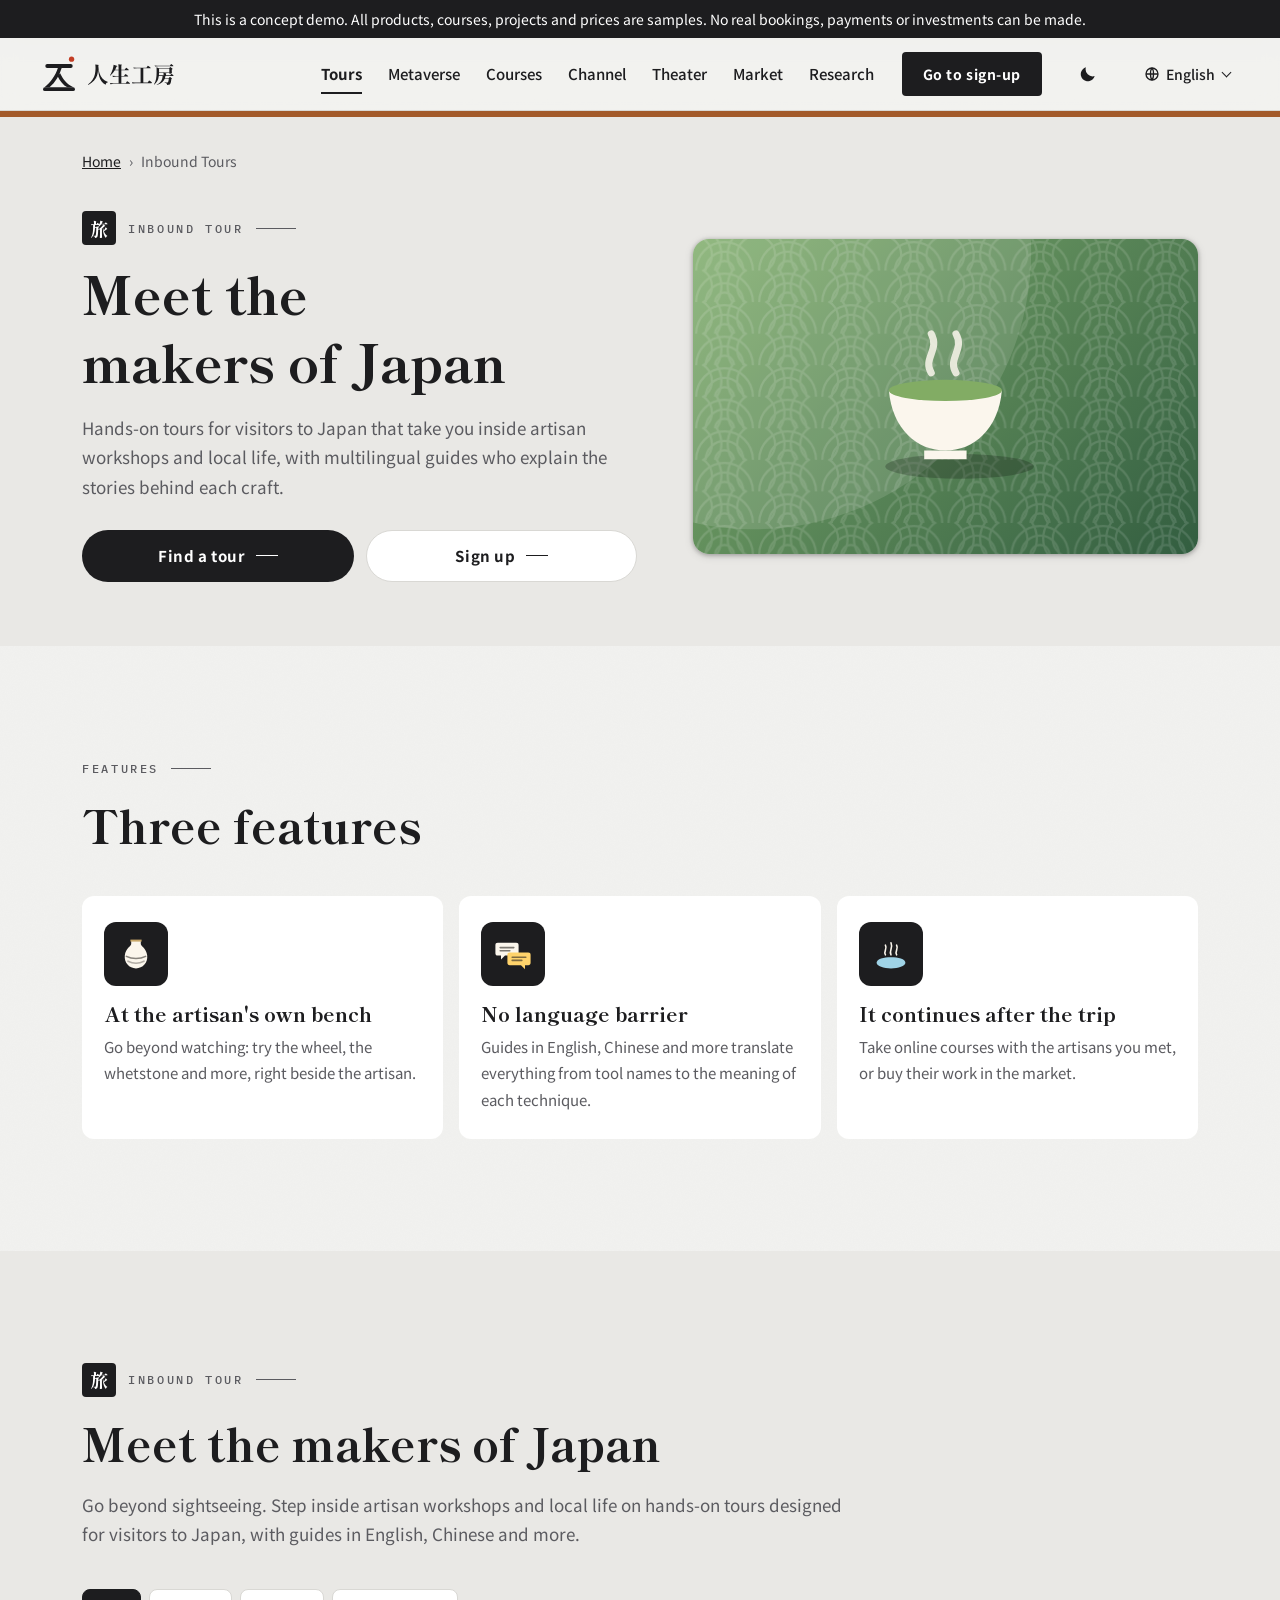
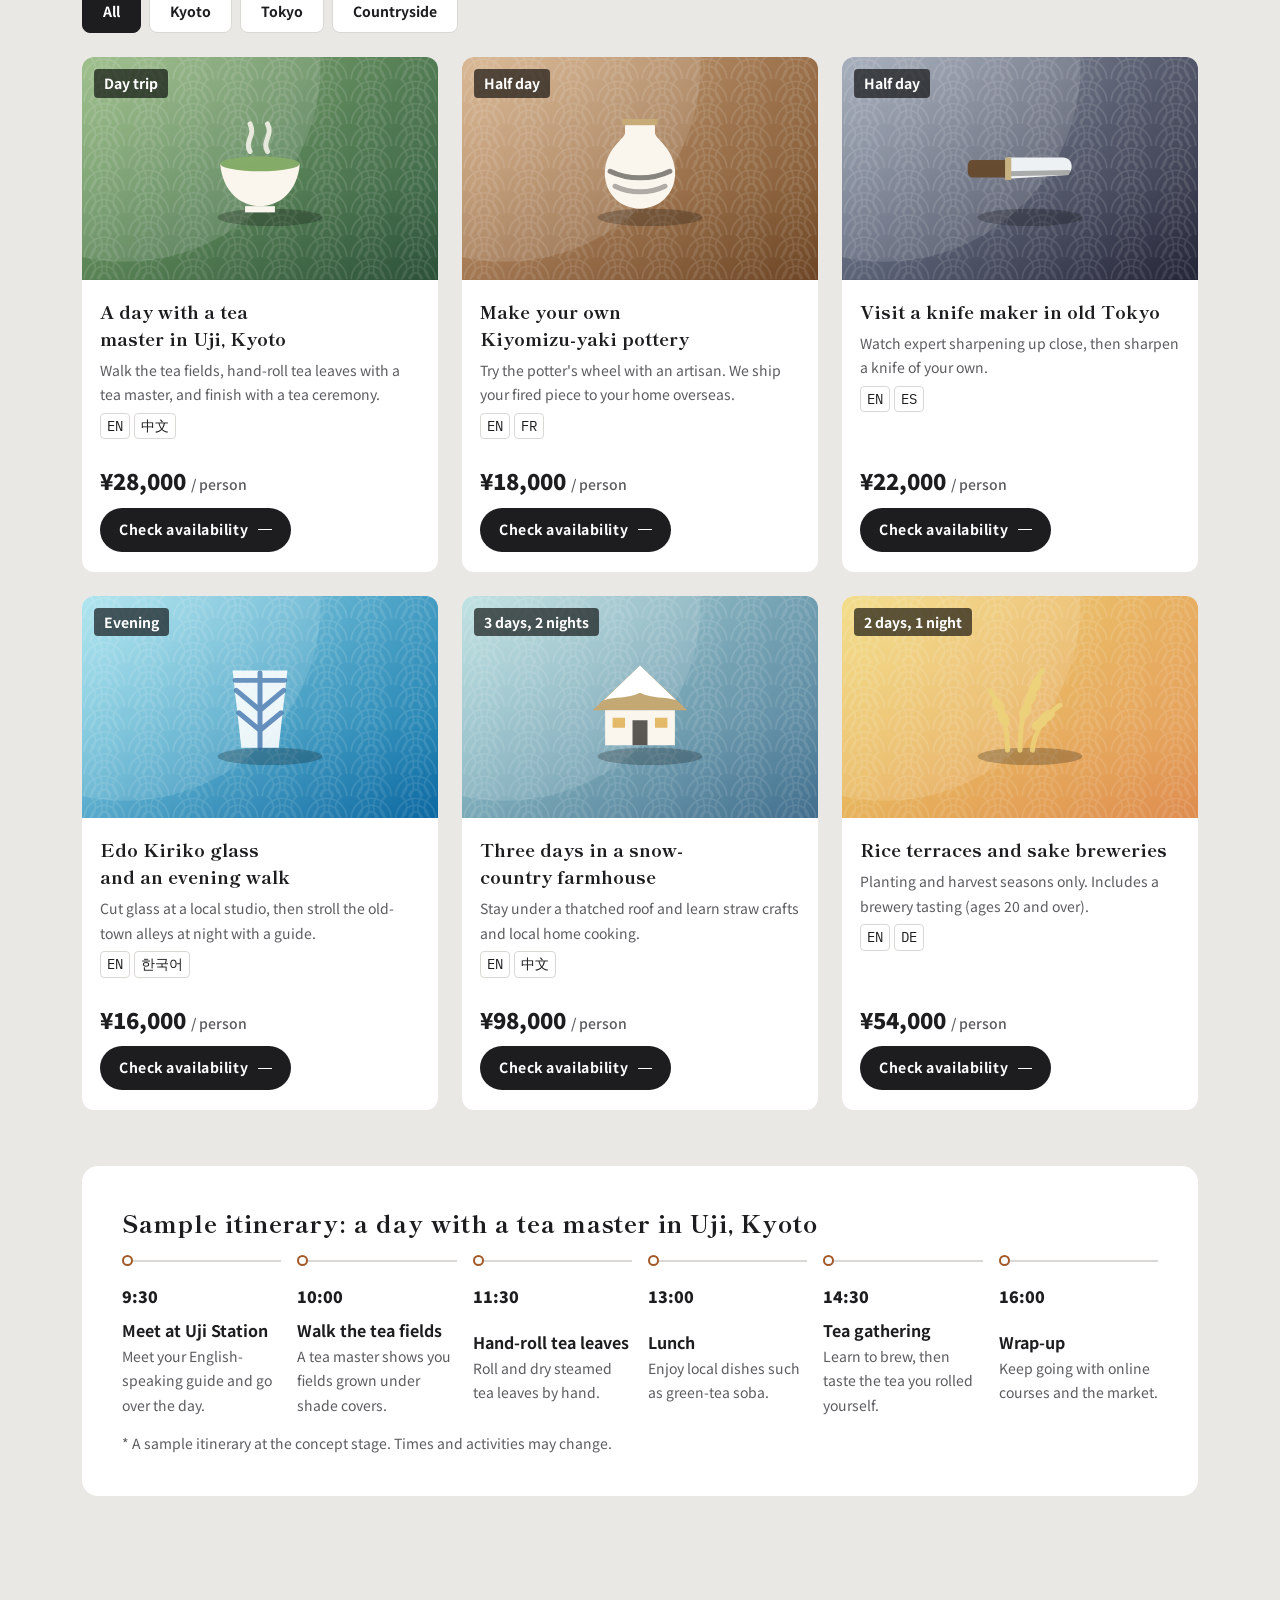
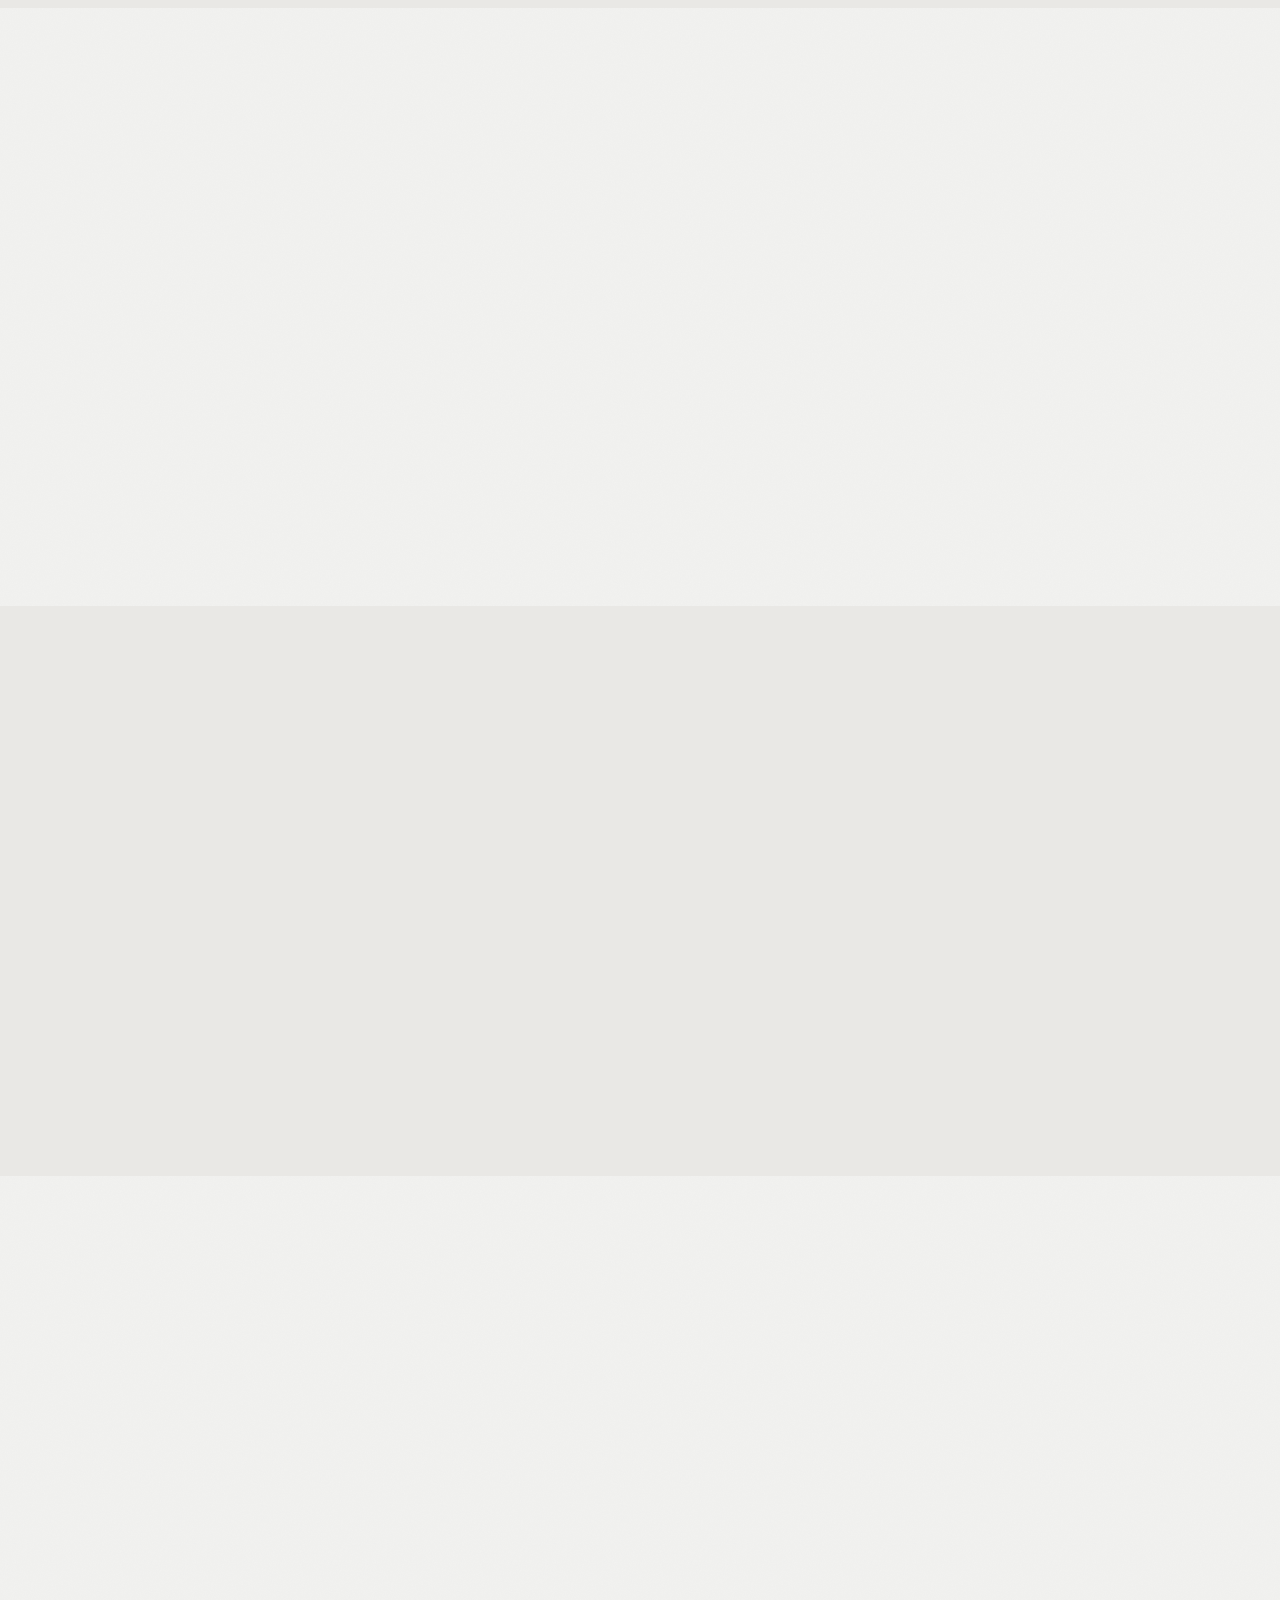
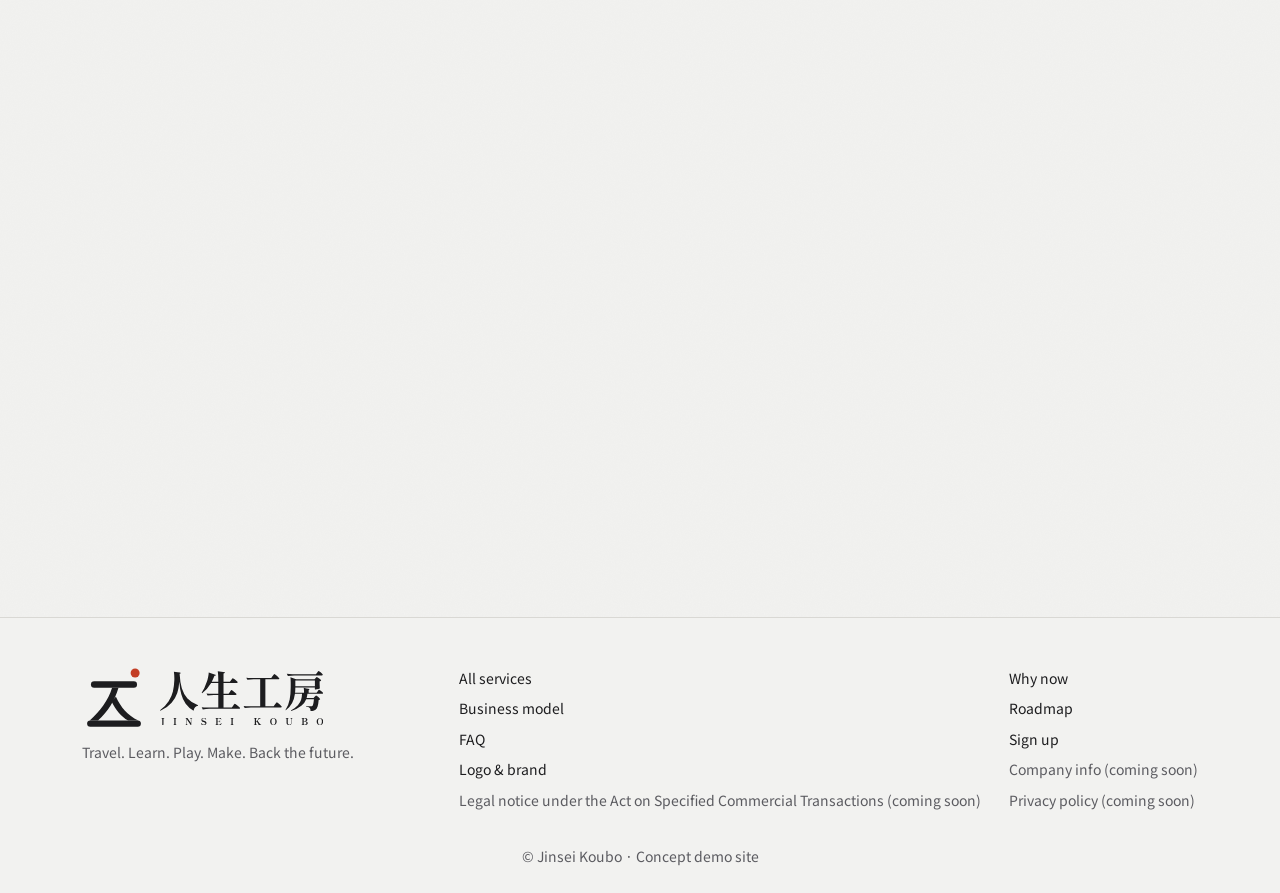
<file: tour.html>
<!doctype html>
<html lang="ja">
<head>
  <meta charset="utf-8">
  <meta name="viewport" content="width=device-width, initial-scale=1, viewport-fit=cover">
  <meta name="claude:viewport-fit-sides" content="cover">
  <script>try{var t=localStorage.getItem("jinseikoubo-theme");if(t==="light"||t==="dark")document.documentElement.setAttribute("data-theme",t)}catch(e){}</script>
  <title>インバウンドツアー｜人生工房</title>
  <meta name="jk:title-en" content="Inbound Tours | Jinsei Koubo">
  <meta name="description" content="職人の工房や地域の暮らしに入り込む、訪日客向けの体験型ツアーです。英語などの多言語ガイドが、技の背景まで丁寧に伝えます。">
  <meta name="theme-color" content="#0f1838">
  <link rel="icon" href="data:image/svg+xml,%3Csvg xmlns='http://www.w3.org/2000/svg' viewBox='0 0 512 512' width='512' height='512' role='img' aria-label='%E4%BA%BA%E7%94%9F%E5%B7%A5%E6%88%BF'%3E%3Ctitle%3E%E4%BA%BA%E7%94%9F%E5%B7%A5%E6%88%BF%3C/title%3E%3Crect width='512' height='512' rx='112' fill='%231d1d1f'/%3E%3Cg transform='translate%2896.00 92.00%29 scale%283.2000%29'%3E%3Cg fill='%23ffffff'%3E%3Crect x='14' y='24' width='72' height='10' rx='5'/%3E%3Cpath d='M47 34H57C51 54 41 71 25 85H12C28 71 41 54 47 34Z'/%3E%3Cpath d='M46 55L53 48C61 65 71 77 88 85H72C61 79 53 69 46 55Z'/%3E%3Crect x='8' y='85' width='84' height='10' rx='5'/%3E%3C/g%3E%3Cg fill='%23e0715c'%3E%3Ccircle cx='83' cy='11' r='7'/%3E%3C/g%3E%3C/g%3E%3C/svg%3E">
  <link rel="canonical" href="https://shomayamamoto-ai.github.io/jinseikoubo/tour.html">
  <meta property="og:type" content="website">
  <meta property="og:site_name" content="人生工房">
  <meta property="og:title" content="インバウンドツアー｜人生工房">
  <meta property="og:description" content="職人の工房や地域の暮らしに入り込む、訪日客向けの体験型ツアーです。英語などの多言語ガイドが、技の背景まで丁寧に伝えます。">
  <meta property="og:url" content="https://shomayamamoto-ai.github.io/jinseikoubo/tour.html">
  <meta property="og:image" content="https://shomayamamoto-ai.github.io/jinseikoubo/assets/og/tour.png">
  <meta property="og:image:width" content="1200">
  <meta property="og:image:height" content="630">
  <meta name="twitter:card" content="summary_large_image">
  <link rel="preconnect" href="https://fonts.googleapis.com">
  <link rel="preconnect" href="https://fonts.gstatic.com" crossorigin>
  <link rel="preload" as="style" href="https://fonts.googleapis.com/css2?family=Noto+Sans+JP:wght@400;500;700;900&family=Shippori+Mincho:wght@600;700;800&family=IBM+Plex+Mono:wght@500;600&display=swap" onload="this.onload=null;this.rel='stylesheet'">
  <noscript><link rel="stylesheet" href="https://fonts.googleapis.com/css2?family=Noto+Sans+JP:wght@400;500;700;900&family=Shippori+Mincho:wght@600;700;800&family=IBM+Plex+Mono:wght@500;600&display=swap"></noscript>
  <link rel="stylesheet" href="assets/css/style.css">
  <script type="application/ld+json">{"@context": "https://schema.org", "@type": "BreadcrumbList", "itemListElement": [{"@type": "ListItem", "position": 1, "name": "人生工房", "item": "https://shomayamamoto-ai.github.io/jinseikoubo/"}, {"@type": "ListItem", "position": 2, "name": "インバウンドツアー", "item": "https://shomayamamoto-ai.github.io/jinseikoubo/tour.html"}]}</script>
</head>
<body>
  <svg xmlns="http://www.w3.org/2000/svg" style="display:none"><symbol id="lg-mark" viewBox="0 0 100 100"><g fill="currentColor"><rect x="14" y="24" width="72" height="10" rx="5"/><path d="M47 34H57C51 54 41 71 25 85H12C28 71 41 54 47 34Z"/><path d="M46 55L53 48C61 65 71 77 88 85H72C61 79 53 69 46 55Z"/><rect x="8" y="85" width="84" height="10" rx="5"/></g><g fill="var(--logo-sun, #c33e25)"><circle cx="83" cy="11" r="7"/></g></symbol><symbol id="lg-kanji" viewBox="0 0 261.13 64.00"><g fill="currentColor"><path d="M28.39 2.16Q33.25 2.36 33.25 3.1Q33.25 3.37 32.57 3.84L31.36 4.59Q32.1 18.34 34.9 27.79Q37.7 37.23 43.94 43.9Q50.17 50.58 60.97 54.76L60.83 55.57Q57.93 56.11 56.11 58.13Q54.29 60.16 53.68 63.46Q45.79 59.08 41.07 52.43Q36.35 45.79 34.06 37.23Q31.76 28.66 30.89 17.06Q30.21 27.04 27.62 35.14Q25.02 43.23 18.58 50.65Q12.14 58.07 0.67 63.8L0 62.85Q8.9 56.11 13.83 48.35Q18.75 40.6 20.64 32.61Q22.52 24.62 22.93 14.9L23 12.54Q23 6.61 22.19 1.28Z"/><path d="M111.81 33.45Q112.22 32.98 112.83 32.13Q113.43 31.29 113.8 30.89Q114.17 30.48 114.44 30.48Q114.85 30.48 116.87 32Q118.9 33.52 120.72 35.14Q122.54 36.75 122.54 37.23Q122.27 38.31 120.78 38.31H101.63V58.54H114.92L117.07 55.5Q117.34 55.1 118.02 54.19Q118.69 53.28 119.1 52.84Q119.5 52.4 119.77 52.4Q120.18 52.4 122.27 53.99Q124.36 55.57 126.21 57.26Q128.07 58.94 128.07 59.41Q127.8 60.49 126.18 60.49H78.57Q73.78 60.56 68.45 61.44L66.77 58Q70.47 58.4 75.73 58.54H93.27V38.31H86.26Q81.47 38.37 76.14 39.25L74.39 35.81Q78.09 36.21 83.36 36.35H93.27V19.09H81.8Q75.67 29.54 67.44 35.61L66.7 35Q71.49 27.72 75.06 16.99Q76.14 13.76 77.02 9.44Q77.89 5.13 77.96 2.43L89.63 6.27Q89.49 6.88 88.85 7.28Q88.21 7.69 87.13 7.69Q84.77 13.69 82.82 17.2H93.27V14.36Q93.27 5.87 92.39 0.54L103.99 1.96Q103.86 2.77 103.35 3.24Q102.85 3.71 101.63 3.91V17.2H111.81L113.91 14.36Q114.24 13.89 114.85 13.08Q115.46 12.27 115.83 11.87Q116.2 11.46 116.47 11.46Q116.87 11.46 118.86 12.91Q120.85 14.36 122.64 15.95Q124.43 17.53 124.43 18.01Q124.22 19.09 122.54 19.09H101.63V36.35H109.72Z"/><path d="M180.2 8.09Q180.47 7.69 181.14 6.78Q181.82 5.87 182.22 5.43Q182.63 4.99 182.9 4.99Q183.3 4.99 185.36 6.58Q187.41 8.16 189.27 9.88Q191.12 11.6 191.12 12.07Q190.99 12.61 190.45 12.88Q189.91 13.15 189.23 13.15H168.6V56.45H181.88L184.11 53.34Q184.45 52.87 185.09 51.96Q185.73 51.05 186.13 50.61Q186.54 50.17 186.81 50.17Q187.21 50.17 189.27 51.76Q191.33 53.34 193.18 55.06Q195.03 56.78 195.03 57.26Q194.77 58.34 193.15 58.34H145.6Q140.81 58.4 135.49 59.28L133.8 55.91Q137.51 56.31 142.77 56.45H160.3V13.15H149.92Q145.13 13.22 139.8 14.09L138.05 10.66Q141.76 11.06 147.02 11.19H178.04Z"/><path d="M251.41 2.56Q251.68 2.23 252.22 1.48Q252.76 0.74 253.1 0.37Q253.44 0 253.71 0Q254.11 0 255.83 1.32Q257.55 2.63 259.03 4.05Q260.52 5.46 260.52 5.93Q260.25 7.01 258.77 7.01H214.73Q209.94 7.08 204.61 7.96L202.86 4.59Q206.57 4.99 211.83 5.13H249.59ZM248.72 11.4Q249.05 11.06 249.73 10.25Q250.4 9.44 250.81 9.44Q251.21 9.44 253 10.69Q254.79 11.94 256.34 13.32Q257.89 14.7 257.89 15.17Q257.62 15.58 256.94 15.95Q256.27 16.32 255.39 16.46V20.3L255.46 22.59Q255.53 25.22 255.73 27.58Q255.46 28.19 253.17 28.97Q250.87 29.74 249.12 29.74Q247.64 29.74 247.64 28.39Q247.7 28.19 247.74 27.95Q247.77 27.72 247.84 27.45V26.23H216.55Q216.55 31.09 216.14 34.66H230.44Q230.44 29.74 229.97 26.64Q235.16 27.85 237.12 28.49Q239.07 29.13 239.07 29.61Q239.07 29.88 238.74 30.08L237.86 30.68V34.66H250.6L252.36 32.24Q252.7 31.83 253.2 31.16Q253.71 30.48 254.01 30.15Q254.31 29.81 254.58 29.81Q254.99 29.81 256.64 31.06Q258.29 32.3 259.71 33.65Q261.13 35 261.13 35.47Q260.86 36.55 259.3 36.55H235.9Q235.5 40.06 234.62 43.09H245.75L247.5 41.21Q247.77 40.94 248.31 40.4Q248.85 39.86 249.19 39.59Q249.53 39.32 249.8 39.32Q250.2 39.32 251.82 40.56Q253.44 41.81 254.85 43.23Q256.27 44.64 256.27 45.12Q255.66 45.99 253.91 46.26Q253.3 53.21 252.16 56.92Q251.01 60.63 248.85 62.18Q247.44 63.19 245.51 63.6Q243.59 64 240.83 64Q240.96 60.7 239.61 59.28Q237.93 57.59 233.68 56.85L233.74 55.91Q235.84 56.11 238.06 56.28Q240.29 56.45 241.7 56.45Q243.12 56.45 243.79 55.97Q245.41 54.63 246.29 45.05H233.95Q231.72 50.98 226.16 55.7Q220.59 60.43 209.94 63.93L209.33 63.06Q216.75 59.08 220.63 54.69Q224.51 50.31 225.79 46.06Q227.07 41.81 227.27 36.55H215.94Q213.65 54.22 201.31 62.99L200.77 62.45Q205.83 54.9 207.48 45.79Q209.13 36.69 209.13 25.56V17.87Q209.13 12.95 208.66 9.85L217.76 13.35H247.17ZM247.84 24.28V15.31H216.55V24.28Z"/></g></symbol><symbol id="lg-roman" viewBox="0 0 261.13 11"><g fill="currentColor"><path d="M0 12.18Q0 11.82 0.22 11.62Q0.43 11.42 0.7 11.42Q1.12 11.42 1.51 11.76Q1.71 11.92 2.09 12.39Q2.28 12.61 2.42 12.73Q2.56 12.85 2.71 12.85Q2.82 12.85 2.91 12.8Q3 12.76 3.03 12.7Q3.35 12.45 3.5 11.64Q3.65 10.84 3.65 9.27V1.59Q3.65 0.88 3.3 0.63Q2.95 0.39 2.38 0.39H2.19Q2.09 0.39 2.09 0.21Q2.09 0.01 2.19 0.01H7.02Q7.14 0.01 7.14 0.21Q7.14 0.39 7.02 0.39H6.84Q6.29 0.39 5.94 0.64Q5.59 0.89 5.59 1.59L5.6 9.36Q5.6 10.91 5.01 11.84Q4.41 12.77 3.58 13.15Q2.76 13.53 2 13.53Q1.42 13.53 0.96 13.33Q0.51 13.12 0.25 12.8Q0 12.49 0 12.18Z"/><path d="M21.5 11Q21.4 11 21.4 10.81Q21.4 10.64 21.5 10.64H21.68Q22.25 10.64 22.59 10.39Q22.93 10.14 22.93 9.45L22.95 1.58Q22.95 0.88 22.6 0.63Q22.25 0.39 21.68 0.39H21.5Q21.4 0.39 21.4 0.19Q21.4 0.01 21.5 0.01H26.33Q26.44 0.01 26.44 0.19Q26.44 0.39 26.33 0.39H26.15Q25.57 0.39 25.24 0.63Q24.9 0.88 24.9 1.58V9.45Q24.9 10.15 25.24 10.4Q25.59 10.64 26.15 10.64H26.33Q26.44 10.64 26.44 10.81Q26.44 11 26.33 11Z"/><path d="M40.8 11Q40.71 11 40.71 10.81Q40.71 10.64 40.8 10.64H40.95Q41.44 10.64 41.83 10.28Q42.23 9.93 42.23 9.29V1.43Q42.03 0.94 41.74 0.7Q41.45 0.46 40.99 0.39L40.8 0.37Q40.74 0.36 40.72 0.32Q40.69 0.28 40.69 0.19Q40.69 0.01 40.8 0.01H43.88L49.46 8.05V1.71Q49.46 1.09 49.05 0.74Q48.65 0.39 48.16 0.37H48.01Q47.91 0.37 47.91 0.19Q47.91 0.01 48.01 0.01H51.48Q51.59 0.01 51.59 0.19Q51.59 0.37 51.48 0.37H51.31Q50.81 0.39 50.43 0.74Q50.04 1.09 50.04 1.71V11H49.1L42.82 1.91V9.29Q42.82 9.93 43.23 10.28Q43.63 10.64 44.11 10.64H44.27Q44.37 10.64 44.37 10.81Q44.37 11 44.27 11Z"/><path d="M67.9 10.63Q67.71 10.54 67.53 10.54Q67.32 10.54 67.1 10.68Q66.87 10.82 66.56 11.13L65.88 8.21L65.85 8.08Q65.85 8.05 65.88 8.02Q65.92 7.99 65.96 7.97Q66 7.96 66.01 7.94Q66.04 7.93 66.1 7.93Q66.16 7.93 66.26 8.05Q67.93 10.58 70.3 10.58Q71.26 10.58 71.91 10.09Q72.55 9.6 72.55 8.63Q72.55 7.5 71.32 6.95Q70.71 6.68 69.68 6.35Q69.54 6.3 69.01 6.13Q68.47 5.95 68.05 5.74Q66.29 4.84 66.29 3.06Q66.29 2.38 66.61 1.65Q66.92 0.92 67.7 0.39Q68.48 -0.13 69.78 -0.13Q70.24 -0.13 70.68 -0.03Q71.12 0.07 71.75 0.28Q71.99 0.37 72.17 0.37Q72.58 0.37 73 -0.13L73.76 2.44L73.79 2.55Q73.79 2.64 73.66 2.68Q73.57 2.71 73.52 2.71Q73.45 2.71 73.37 2.62Q73.19 2.33 72.73 1.81Q72.27 1.3 71.49 0.84Q70.71 0.39 69.74 0.39Q68.87 0.39 68.41 0.75Q67.95 1.12 67.8 1.54Q67.65 1.95 67.65 2.25Q67.65 3.2 68.63 3.73Q68.95 3.89 69.46 4.08Q69.97 4.26 70.51 4.44Q71.76 4.84 72.39 5.13Q73.45 5.63 73.89 6.36Q74.34 7.08 74.34 7.91Q74.34 8.84 73.89 9.58Q73.43 10.33 72.55 10.76Q71.67 11.19 70.45 11.19Q69.33 11.19 67.9 10.63Z"/><path d="M98.57 8.18Q98.57 8.24 98.54 8.3Q98.51 8.36 98.5 8.41L97.92 9.94L97.53 11H88.72Q88.6 11 88.6 10.81Q88.6 10.64 88.72 10.64H88.9Q89.46 10.64 89.81 10.39Q90.15 10.14 90.15 9.43V1.57Q90.15 0.86 89.8 0.62Q89.45 0.37 88.9 0.37H88.72Q88.6 0.37 88.6 0.18Q88.6 0.01 88.72 0.01H97.17Q97.47 0.52 97.77 1.1Q98.08 1.68 98.21 1.95L98.23 2.01Q98.23 2.07 98.12 2.15Q98.06 2.18 98.02 2.18Q97.95 2.18 97.89 2.12Q97.26 1.48 96.19 0.96Q95.13 0.45 94.05 0.45H93.77Q93.16 0.45 92.83 0.5Q92.49 0.55 92.3 0.75Q92.1 0.94 92.1 1.37V5.05H93.31Q94.13 5.05 94.41 5.04Q95.05 5.02 95.42 4.58Q95.78 4.14 95.78 3.58Q95.78 3.47 95.98 3.47Q96.08 3.47 96.12 3.5Q96.16 3.52 96.16 3.58V7.05Q96.16 7.11 96.12 7.13Q96.08 7.15 95.98 7.15Q95.78 7.15 95.78 7.05Q95.78 6.48 95.42 6.05Q95.05 5.62 94.41 5.6Q94.13 5.59 93.31 5.59H92.1V9.61Q92.1 10.14 92.42 10.32Q92.74 10.51 93.43 10.55Q93.58 10.57 93.89 10.57Q94.2 10.57 94.4 10.55Q95.71 10.48 96.6 9.77Q97.48 9.06 98.23 8.05Q98.27 7.99 98.35 7.99Q98.41 7.99 98.47 8.02Q98.57 8.06 98.57 8.18Z"/><path d="M112.93 11Q112.83 11 112.83 10.81Q112.83 10.64 112.93 10.64H113.11Q113.68 10.64 114.02 10.39Q114.36 10.14 114.36 9.45L114.38 1.58Q114.38 0.88 114.03 0.63Q113.68 0.39 113.11 0.39H112.93Q112.83 0.39 112.83 0.19Q112.83 0.01 112.93 0.01H117.76Q117.87 0.01 117.87 0.19Q117.87 0.39 117.76 0.39H117.58Q117 0.39 116.67 0.63Q116.33 0.88 116.33 1.58V9.45Q116.33 10.15 116.67 10.4Q117.02 10.64 117.58 10.64H117.76Q117.87 10.64 117.87 10.81Q117.87 11 117.76 11Z"/><path d="M161.97 10.82Q161.97 11 161.87 11H156.88Q156.77 11 156.77 10.82Q156.77 10.63 156.88 10.63Q157.35 10.63 157.6 10.52Q157.84 10.42 157.84 10.18Q157.84 9.93 157.5 9.45L155.83 7.29L154.59 5.69L154.07 6.23L153.66 6.66V9.43Q153.66 10.14 154 10.38Q154.34 10.63 154.91 10.63H155.09Q155.19 10.63 155.19 10.81Q155.19 11 155.09 11H150.26Q150.15 11 150.15 10.81Q150.15 10.63 150.26 10.63H150.45Q151.02 10.63 151.35 10.37Q151.69 10.12 151.69 9.43V1.58Q151.69 0.88 151.35 0.63Q151 0.39 150.45 0.39H150.26Q150.15 0.39 150.15 0.19Q150.15 0.01 150.26 0.01H155.09Q155.21 0.01 155.21 0.19Q155.21 0.39 155.09 0.39H154.91Q154.33 0.39 153.99 0.63Q153.66 0.88 153.66 1.58V5.87Q154.85 4.62 156.17 3.22Q157.49 1.82 157.77 1.49Q157.99 1.22 157.99 1Q157.99 0.72 157.68 0.54Q157.37 0.37 156.83 0.37Q156.73 0.37 156.73 0.18Q156.73 0.01 156.83 0.01H161.23Q161.35 0.01 161.35 0.18Q161.35 0.37 161.23 0.37Q159.84 0.37 158.66 1.51Q158.44 1.7 156.25 3.98L155.98 4.25L156.76 5.28Q159.16 8.53 159.74 9.24Q160.2 9.82 160.46 10.08Q160.72 10.34 161.05 10.49Q161.38 10.63 161.87 10.63Q161.97 10.63 161.97 10.82Z"/><path d="M176.23 5.53Q176.23 3.74 177.01 2.46Q177.8 1.18 179 0.52Q180.21 -0.13 181.46 -0.13Q182.71 -0.13 183.91 0.52Q185.11 1.18 185.9 2.46Q186.68 3.74 186.68 5.53Q186.68 7.32 185.9 8.6Q185.11 9.88 183.91 10.54Q182.71 11.19 181.46 11.19Q180.21 11.19 179 10.54Q177.8 9.88 177.01 8.6Q176.23 7.32 176.23 5.53ZM184.58 5.54Q184.58 3.86 184.16 2.68Q183.74 1.51 183.04 0.92Q182.34 0.34 181.48 0.34Q180.6 0.34 179.89 0.92Q179.18 1.51 178.77 2.68Q178.36 3.85 178.36 5.54Q178.36 7.23 178.77 8.4Q179.18 9.57 179.88 10.15Q180.58 10.73 181.46 10.73Q182.34 10.73 183.04 10.15Q183.74 9.57 184.16 8.4Q184.58 7.23 184.58 5.54Z"/><path d="M202.5 7.53V1.58Q202.5 0.88 202.15 0.63Q201.8 0.39 201.23 0.39H201.04Q200.94 0.39 200.94 0.19Q200.94 0.01 201.04 0.01H205.87Q205.97 0.01 205.97 0.19Q205.97 0.39 205.87 0.39H205.69Q205.11 0.39 204.77 0.63Q204.44 0.88 204.44 1.58V6.95Q204.44 7.93 204.6 8.7Q204.77 9.48 205.35 10.05Q205.93 10.61 207.09 10.61Q208.78 10.61 209.39 9.48Q210 8.35 210 6.63V1.71Q210 1.09 209.6 0.73Q209.19 0.37 208.72 0.37H208.57Q208.46 0.37 208.46 0.19Q208.46 0.01 208.57 0.01H212.04Q212.15 0.01 212.15 0.19Q212.15 0.37 212.04 0.37H211.89Q211.41 0.37 211.01 0.73Q210.61 1.09 210.61 1.71L210.58 7.07Q210.58 9.05 209.63 10.12Q208.67 11.19 206.93 11.19Q204.6 11.19 203.55 10.26Q202.5 9.33 202.5 7.53Z"/><path d="M226.4 10.82Q226.4 10.64 226.51 10.64H226.69Q227.25 10.64 227.6 10.39Q227.94 10.14 227.94 9.43V1.57Q227.94 0.86 227.6 0.62Q227.25 0.37 226.69 0.37H226.51Q226.45 0.37 226.43 0.33Q226.4 0.28 226.4 0.19Q226.4 0.01 226.51 0.01L229.83 0Q231.52 0 232.16 0.01Q233.14 0.03 233.97 0.34Q234.81 0.66 235.31 1.24Q235.81 1.83 235.81 2.61Q235.81 3.61 234.98 4.23Q234.15 4.84 232.92 5.14Q234.38 5.46 235.4 6.15Q236.42 6.84 236.42 7.97Q236.42 8.9 235.85 9.58Q235.27 10.27 234.32 10.63Q233.36 11 232.25 11L229.77 11.01L226.51 11Q226.45 11 226.43 10.96Q226.4 10.91 226.4 10.82ZM230.25 4.92Q232.22 4.92 232.92 4.28Q233.62 3.64 233.62 2.55Q233.62 1.62 233 1.04Q232.38 0.45 231.13 0.45Q230.47 0.45 230.19 0.66Q229.91 0.88 229.91 1.39V4.92ZM231.46 10.55Q232.72 10.55 233.48 9.9Q234.23 9.24 234.23 7.96Q234.23 6.77 233.37 6.07Q232.51 5.37 230.25 5.37H229.91V9.61Q229.91 10.15 230.19 10.35Q230.47 10.55 231.14 10.55Z"/><path d="M250.68 5.53Q250.68 3.74 251.46 2.46Q252.24 1.18 253.45 0.52Q254.66 -0.13 255.91 -0.13Q257.16 -0.13 258.36 0.52Q259.56 1.18 260.34 2.46Q261.13 3.74 261.13 5.53Q261.13 7.32 260.34 8.6Q259.56 9.88 258.36 10.54Q257.16 11.19 255.91 11.19Q254.66 11.19 253.45 10.54Q252.24 9.88 251.46 8.6Q250.68 7.32 250.68 5.53ZM259.02 5.54Q259.02 3.86 258.61 2.68Q258.19 1.51 257.49 0.92Q256.79 0.34 255.92 0.34Q255.04 0.34 254.34 0.92Q253.63 1.51 253.22 2.68Q252.81 3.85 252.81 5.54Q252.81 7.23 253.22 8.4Q253.63 9.57 254.33 10.15Q255.03 10.73 255.91 10.73Q256.79 10.73 257.49 10.15Q258.19 9.57 258.61 8.4Q259.02 7.23 259.02 5.54Z"/></g></symbol></svg>
  <a class="skip" href="#main">本文へスキップ</a>

  <div class="demo-bar" role="note">
    このサイトは構想段階のデモです。表示している商品・講座・案件・金額はすべてサンプルで、実際の申込み・決済・投資はできません。
  </div>

  <header class="header" id="top">
    <div class="container header__inner">
      <a class="logo" href="#top" aria-label="人生工房 トップへ">
        <svg class="logo__mark" viewBox="0 0 100 100" aria-hidden="true" focusable="false"><use href="#lg-mark"/></svg>
        <svg class="logo__name" viewBox="0 0 261.13 64.00" aria-hidden="true" focusable="false"><use href="#lg-kanji"/></svg>
      </a>
      <button class="theme-toggle theme-toggle--header" type="button" data-theme-toggle aria-pressed="false" aria-label="暗い表示にする" title="暗い表示にする"></button>
      <div class="lang-switch">
        <button class="lang-toggle" id="langToggle" type="button" aria-expanded="false" aria-controls="langMenu" title="言語を選ぶ">日本語</button>
        <ul class="lang-menu" id="langMenu" hidden>
          <li><button type="button" data-lang="ja" lang="ja">日本語</button></li>
          <li><button type="button" data-lang="en" lang="en">English</button></li>
          <li><button type="button" data-lang="zh-Hans" lang="zh-Hans">简体中文</button></li>
          <li><button type="button" data-lang="ko" lang="ko">한국어</button></li>
        </ul>
      </div>
      <button class="nav-toggle" aria-expanded="false" aria-controls="nav" aria-label="メニューを開く">
        <span></span><span></span><span></span>
      </button>
      <nav class="nav" id="nav" aria-label="メインメニュー">
        <ul>
          <li><a href="tour.html" aria-current="page"><i aria-hidden="true">旅</i>ツアー</a></li>
          <li><a href="metaverse.html"><i aria-hidden="true">遊</i>メタバース</a></li>
          <li><a href="academy.html"><i aria-hidden="true">学</i>講座</a></li>
          <li><a href="channel.html"><i aria-hidden="true">発</i>チャンネル</a></li>
          <li><a href="theater.html"><i aria-hidden="true">観</i>シアター</a></li>
          <li><a href="market.html"><i aria-hidden="true">市</i>マーケット</a></li>
          <li><a href="fund.html"><i aria-hidden="true">研</i>研究支援</a></li>
        </ul>
        <a class="btn btn--primary btn--sm" href="#join">事前登録フォームへ</a>
        <button class="theme-toggle theme-toggle--nav" type="button" data-theme-toggle aria-pressed="false" aria-label="暗い表示にする" title="暗い表示にする"><span class="theme-toggle__label">暗い表示にする</span></button>
      </nav>
    </div>
  </header>

  <main id="main">
    <section class="page-hero" style="--c:var(--c-tour)">
      <div class="container">
        <nav class="crumbs" aria-label="パンくずリスト">
          <a href="./"><span data-i18n="crumb.top">トップ</span></a><span aria-hidden="true">›</span><span aria-current="page"><span data-i18n="nav.name.tour">インバウンドツアー</span></span>
        </nav>
        <div class="page-hero__inner">
          <div class="page-hero__text">
            <p class="section__en"><span class="badge" aria-hidden="true">旅</span>INBOUND TOUR</p>
            <h1 class="page-hero__title" data-i18n="pg.tour.h1">日本の「つくる」に会いにいく旅</h1>
            <p class="page-hero__lead" data-i18n="pg.tour.lead">職人の工房や地域の暮らしに入り込む、訪日客向けの体験型ツアーです。英語などの多言語ガイドが、技の背景まで丁寧に伝えます。</p>
            <div class="page-hero__cta">
              <a class="btn btn--primary" href="#tour"><span data-i18n="pg.tour.cta">ツアーを探す</span></a>
              <a class="btn btn--line" href="#join"><span data-i18n="cta.join">事前登録する</span></a>
            </div>
          </div>
          <div class="page-hero__art" data-art="teacup" data-pattern="seigaiha" style="--thumb:linear-gradient(135deg,#7fb069,#2e5e3e)"></div>
        </div>
      </div>
    </section>

    <section class="section points-sec">
      <div class="container">
        <header class="section__head">
          <p class="section__en">FEATURES</p>
          <h2 class="section__title" data-i18n="h.features">3つの特長</h2>
        </header>
        <ul class="points">
          <li class="point">
            <span class="point__icon" data-icon="vase" aria-hidden="true"></span>
            <div data-i18n="pg.tour.pt0"><b>職人と、同じ机で</b><p>見学で終わらず、ろくろや研ぎなどの工程を、職人の隣で実際に体験します。</p></div>
          </li>
          <li class="point">
            <span class="point__icon" data-icon="speech" aria-hidden="true"></span>
            <div data-i18n="pg.tour.pt1"><b>言葉の壁をなくす</b><p>英語・中国語などのガイドが同行し、道具の名前や技の意味まで通訳します。</p></div>
          </li>
          <li class="point">
            <span class="point__icon" data-icon="onsen" aria-hidden="true"></span>
            <div data-i18n="pg.tour.pt2"><b>旅のあとも続く</b><p>出会った職人の講座をオンラインで受けたり、作品をマーケットで買ったりできます。</p></div>
          </li>
        </ul>
      </div>
    </section>

    <!-- ===== 01 TOUR ===== -->
    <section class="section section--tint" id="tour" style="--c:var(--c-tour)">
      <div class="container">
        <header class="section__head section__head--left">
          <p class="section__en"><span class="badge" aria-hidden="true">旅</span>INBOUND TOUR</p>
          <h2 class="section__title">日本の「つくる」に<br class="sp">会いにいく旅</h2>
          <p class="section__lead">
            観光地をめぐるだけではなく、職人の工房や地域の暮らしに入り込む、<br class="pc">体験型のツアーを訪日客向けに企画します。英語・中国語などの多言語ガイド付きを想定しています。
          </p>
        </header>
        <div class="filter" data-detail role="group" aria-label="ツアーの地域で絞り込み">
          <button class="chip is-active" data-filter="all">すべて</button>
          <button class="chip" data-filter="kyoto">京都</button>
          <button class="chip" data-filter="tokyo">東京</button>
          <button class="chip" data-filter="local">地方</button>
        </div>
        <p class="swipe-hint" data-i18n="ui.swipe">横にスワイプして見る</p>
        <div class="card-grid" id="tourList"></div>
        <div class="itinerary" data-detail>
          <h3 class="sub-title" data-i18n="tour.it.title">モデル行程：京都・宇治で茶師と過ごす一日</h3>
          <ol class="timeline">
            <li><time>9:30</time><div><span data-i18n="tour.it.0"><b>宇治駅に集合</b><p>英語ガイドと合流し、1日の流れを確認します。</p></span></div></li>
            <li><time>10:00</time><div><span data-i18n="tour.it.1"><b>茶畑を歩く</b><p>茶師の案内で、日光をさえぎる覆いをかけて育てる茶畑を見学します。</p></span></div></li>
            <li><time>11:30</time><div><span data-i18n="tour.it.2"><b>手もみ体験</b><p>蒸した茶葉を手でもみ、乾かしていく工程を体験します。</p></span></div></li>
            <li><time>13:00</time><div><span data-i18n="tour.it.3"><b>昼食</b><p>茶そばなど、宇治ならではの食事をいただきます。</p></span></div></li>
            <li><time>14:30</time><div><span data-i18n="tour.it.4"><b>お茶会</b><p>淹れ方を習い、自分でもんだお茶を味わいます。</p></span></div></li>
            <li><time>16:00</time><div><span data-i18n="tour.it.5"><b>解散</b><p>体験の続きは、オンライン講座とマーケットで楽しめます。</p></span></div></li>
          </ol>
          <p class="note" data-i18n="tour.it.note">※構想段階の行程例です。時間や内容は変わる場合があります。</p>
        </div>
      </div>
    </section>

    <section class="section">
      <div class="container">
        <header class="section__head">
          <p class="section__en">HOW IT WORKS</p>
          <h2 class="section__title" data-i18n="h.steps">ご利用の流れ</h2>
        </header>
        <ol class="flow flow--page">
          <li><span>1</span><div data-i18n="pg.tour.st0"><strong>ツアーを選ぶ</strong><p>地域・日数・体験の内容から選びます。</p></div></li>
          <li><span>2</span><div data-i18n="pg.tour.st1"><strong>日程を予約する</strong><p>空いている日程と人数を選んで予約します。</p></div></li>
          <li><span>3</span><div data-i18n="pg.tour.st2"><strong>当日、集合場所へ</strong><p>ガイドと合流し、職人の工房へ向かいます。</p></div></li>
          <li><span>4</span><div data-i18n="pg.tour.st3"><strong>体験を持ち帰る</strong><p>作品の海外配送や、続きの講座を選べます。</p></div></li>
        </ol>
        <p class="note" data-i18n="note.concept">※構想段階の流れです。正式公開までに変わる場合があります。</p>
      </div>
    </section>

    <section class="section section--tint">
      <div class="container container--narrow">
        <header class="section__head">
          <p class="section__en">FAQ</p>
          <h2 class="section__title" data-i18n="h.faq">よくある質問</h2>
        </header>
        <div class="faq">
          <details data-i18n="pg.tour.faq0"><summary>日本語が話せなくても参加できますか？</summary><p>はい。英語などのガイドが同行する前提で企画しています。対応言語は各ツアーに表示します。</p></details>
          <details data-i18n="pg.tour.faq1"><summary>作った作品は持ち帰れますか？</summary><p>焼き物など、仕上げに時間がかかる作品は、完成後に海外へ配送する想定です。</p></details>
          <details data-i18n="pg.tour.faq2"><summary>子どもも参加できますか？</summary><p>ツアーごとに参加できる年齢を設定する予定です。酒蔵での試飲は20歳以上に限ります。</p></details>
        </div>
      </div>
    </section>

    <section class="section others-sec">
      <div class="container">
        <header class="section__head">
          <p class="section__en">OTHER WORKSHOPS</p>
          <h2 class="section__title" data-i18n="h.others">ほかの工房もみる</h2>
        </header>
        <ul class="others">
          <li><a class="other" href="metaverse.html" style="--c:var(--c-meta)"><span class="other__mark" aria-hidden="true">遊</span><span data-i18n="nav.name.metaverse">メタバース工房</span><span class="other__arrow" aria-hidden="true">→</span></a></li>
          <li><a class="other" href="academy.html" style="--c:var(--c-academy)"><span class="other__mark" aria-hidden="true">学</span><span data-i18n="nav.name.academy">アカデミー</span><span class="other__arrow" aria-hidden="true">→</span></a></li>
          <li><a class="other" href="channel.html" style="--c:var(--c-channel)"><span class="other__mark" aria-hidden="true">発</span><span data-i18n="nav.name.channel">工房チャンネル</span><span class="other__arrow" aria-hidden="true">→</span></a></li>
          <li><a class="other" href="theater.html" style="--c:var(--c-theater)"><span class="other__mark" aria-hidden="true">観</span><span data-i18n="nav.name.theater">工房シアター</span><span class="other__arrow" aria-hidden="true">→</span></a></li>
          <li><a class="other" href="market.html" style="--c:var(--c-market)"><span class="other__mark" aria-hidden="true">市</span><span data-i18n="nav.name.market">工房マーケット</span><span class="other__arrow" aria-hidden="true">→</span></a></li>
          <li><a class="other" href="fund.html" style="--c:var(--c-fund)"><span class="other__mark" aria-hidden="true">研</span><span data-i18n="nav.name.fund">未来研究ファンド</span><span class="other__arrow" aria-hidden="true">→</span></a></li>
        </ul>
      </div>
    </section>

    <!-- ===== JOIN ===== -->
    <section class="join" id="join">
      <div class="join__arc">
        <div class="container join__inner">
          <h2 class="join__title">人生工房の最初のメンバーに<br class="sp">なりませんか。</h2>
          <p>サービス開始のお知らせや、先行体験のご案内をお届けします。</p>
          <form class="join__form" id="joinForm" novalidate>
            <div class="join__field">
              <label class="field-label" for="joinEmail">メールアドレス</label>
              <input type="email" id="joinEmail" placeholder="例：name@example.com" required autocomplete="email" aria-describedby="joinMsg">
            </div>
            <button class="btn btn--light" type="submit">登録してお知らせを受け取る</button>
          </form>
          <p class="join__msg" id="joinMsg" aria-live="polite"></p>
        </div>
      </div>
    </section>
  </main>

  <footer class="footer">
    <div class="container footer__inner">
      <div>
        <a class="logo logo--footer" href="#top" aria-label="人生工房 トップへ"><svg class="logo__mark" viewBox="0 0 100 100" aria-hidden="true" focusable="false"><use href="#lg-mark"/></svg><span class="logo__stack"><svg class="logo__name" viewBox="0 0 261.13 64.00" aria-hidden="true" focusable="false"><use href="#lg-kanji"/></svg><svg class="logo__roman" viewBox="0 0 261.13 11" aria-hidden="true" focusable="false"><use href="#lg-roman"/></svg></span></a>
        <p class="footer__copy">旅する。学ぶ。遊ぶ。つくる。未来を支える。</p>
      </div>
      <ul class="footer__links">
        <li><a href="./#services">サービス一覧</a></li>
        <li><a href="./#why">なぜ、いま</a></li>
        <li><a href="./#model">収益のしくみ</a></li>
        <li><a href="./#roadmap">ロードマップ</a></li>
        <li><a href="./#faq">よくある質問</a></li>
        <li><a href="#join">事前登録</a></li>
        <li><a href="brand.html">ロゴ・ブランド</a></li>
        <li><span>会社概要（準備中）</span></li>
        <li><span>特定商取引法に基づく表記（準備中）</span></li>
        <li><span>プライバシーポリシー（準備中）</span></li>
      </ul>
    </div>
    <p class="footer__bottom">© 人生工房 ― 構想デモサイト</p>
  </footer>

  <div class="m-cta" id="mCta" aria-hidden="true">
    <a class="btn btn--primary btn--block" href="#join" tabindex="-1">事前登録フォームへ</a>
  </div>
  <button class="to-top" id="toTop" type="button" aria-label="ページの先頭へ戻る">↑</button>
  <div class="toast" id="toast" role="status" aria-live="polite"></div>

  <script src="assets/js/art.js" defer></script>
  <script src="assets/js/i18n-pages.js" defer></script>
  <script src="assets/js/main.js" defer></script>
</body>
</html>
</file>
<file: assets/css/style.css>
/* =========================================================
   人生工房 ― スタイルシート
   レイアウトの考え方：和紙の地に霞（かすみ）がたなびき、
   明朝体の縦書きと、墨の黒箱で要所を押さえる。
   色・書体はすべて :root の変数で管理しています。
   ========================================================= */
:root {
  /* 色：和紙のグレー（地）・墨（文字）・四色の円（黄・青緑・朱・藍） */
  --bg: #f2f2f0;
  --bg-alt: #e9e8e5;
  --surface: #ffffff;
  --text: #1d1d1f;
  --text-sub: #5b5b60;
  --line: #d9d8d4;
  --ink: #1d1d1f;           /* 墨 */
  --ink-text: #ffffff;
  --mist: #ffffff;          /* 霞 */
  --mist-edge: rgba(29, 29, 31, .06);
  --primary: #1d1d1f;
  --primary-ink: #ffffff;
  --shu: #c33e25;           /* 朱（白文字を載せる面・強調文字。白地で5.2:1） */
  --ring-shu: #e0715c;      /* 朱（装飾の円のみ） */
  --ki: #e3bf3f;            /* 黄 */
  --aomidori: #3a9b8f;      /* 青緑 */
  --ai: #3c7fb1;            /* 藍 */
  --shadow: 0 1px 2px rgba(29, 29, 31, .05), 0 10px 30px rgba(29, 29, 31, .06);

  /* サービス色：すべて白地・紙地で 4.6:1 以上（WCAG 2.2 AA） */
  --c-tour: #a35a2a;
  --c-meta: #5a49b8;
  --c-academy: #377853;
  --c-channel: #bc453a;
  --c-theater: #89671c;
  --c-market: #36719e;
  --c-fund: #29796f;

  /* 意味色：デジタル庁デザインシステムのトークン値 */
  --success: #197a4b;       /* color-semantic-success-2 */
  --error: #ce0000;         /* color-semantic-error-2 */
  --warning: #c74700;       /* color-semantic-warning-orange-2 */
  --focus-ring: #0017c1;    /* color-key-900（primitive blue-900） */

  /* 角丸：Material 3 の shape scale */
  --shape-xs: 4px;   /* corner-extra-small：入力欄・印 */
  --shape-sm: 8px;   /* corner-small：チップ */
  --shape-md: 12px;  /* corner-medium：カード */
  --shape-lg: 16px;  /* corner-large：大きな面 */
  --shape-xl: 28px;  /* corner-extra-large */
  --shape-full: 9999px; /* corner-full：ボタン */

  /* 動き：Material 3 の easing / duration */
  --ease-standard: cubic-bezier(.2, 0, 0, 1);
  --ease-emph-decel: cubic-bezier(.05, .7, .1, 1);
  --dur-short: 200ms;    /* duration-short4 */
  --dur-medium: 300ms;   /* duration-medium2 */
  --dur-long: 500ms;     /* duration-long2 */

  /* 影：デジタル庁デザインシステムの elevation トークン */
  --elevation-1: 0 2px 8px 1px rgba(0,0,0,.1), 0 1px 5px 0 rgba(0,0,0,.3);
  --elevation-2: 0 2px 12px 2px rgba(0,0,0,.1), 0 1px 6px 0 rgba(0,0,0,.3);
  --elevation-4: 0 6px 20px 4px rgba(0,0,0,.1), 0 2px 6px 0 rgba(0,0,0,.3);

  /* 書体：見出し＝明朝、本文＝やわらかいゴシック、英字ラベル＝等幅 */
  --font-display: "Shippori Mincho", "Hiragino Mincho ProN", "Yu Mincho", serif;
  --font: "Noto Sans JP", system-ui, -apple-system, "Hiragino Sans", sans-serif;
  --font-mono: "IBM Plex Mono", ui-monospace, "SFMono-Regular", monospace;

  --radius: 4px;
  --header-h: 64px;
  --gutter-l: max(16px, env(safe-area-inset-left, 0px));
  --gutter-r: max(16px, env(safe-area-inset-right, 0px));
}

@media (prefers-color-scheme: dark) {
  :root:not([data-theme="light"]) {
    --bg: #161616;
    --bg-alt: #1e1e1f;
    --surface: #232325;
    --text: #ededea;
    --text-sub: #a9a9a6;
    --line: #333336;
    --ink: #ededea;
    --ink-text: #161616;
    --mist: #2a2a2c;
    --mist-edge: rgba(255, 255, 255, .05);
    --primary: #ededea;
    --primary-ink: #161616;
    --shadow: 0 1px 2px rgba(0, 0, 0, .3), 0 10px 30px rgba(0, 0, 0, .3);
    --c-tour: #e09a63; --c-meta: #a596f2; --c-academy: #6cc795; --c-channel: #f08376;
    --c-theater: #e2bd5b; --c-market: #7fb3e0; --c-fund: #5ec7b9;
    color-scheme: dark;
  }
}
:root[data-theme="dark"] {
  --bg: #161616;
  --bg-alt: #1e1e1f;
  --surface: #232325;
  --text: #ededea;
  --text-sub: #a9a9a6;
  --line: #333336;
  --ink: #ededea;
  --ink-text: #161616;
  --mist: #2a2a2c;
  --mist-edge: rgba(255, 255, 255, .05);
  --primary: #ededea;
  --primary-ink: #161616;
  --shadow: 0 1px 2px rgba(0, 0, 0, .3), 0 10px 30px rgba(0, 0, 0, .3);
  --c-tour: #e09a63; --c-meta: #a596f2; --c-academy: #6cc795; --c-channel: #f08376;
  --c-theater: #e2bd5b; --c-market: #7fb3e0; --c-fund: #5ec7b9;
  color-scheme: dark;
}

/* ---------- base ---------- */
*, *::before, *::after { box-sizing: border-box; }
html { scroll-behavior: smooth; scroll-padding-top: calc(var(--header-h) + 12px); -webkit-text-size-adjust: 100%; }
body {
  margin: 0;
  font-family: var(--font);
  font-size: 16px;
  color: var(--text);
  background-color: var(--bg);
  /* 和紙の繊維のような、ごく弱いざらつき */
  background-image: url("data:image/svg+xml,%3Csvg xmlns='http://www.w3.org/2000/svg' width='180' height='180'%3E%3Cfilter id='n'%3E%3CfeTurbulence type='fractalNoise' baseFrequency='.9' numOctaves='2' stitchTiles='stitch'/%3E%3CfeColorMatrix values='0 0 0 0 .5 0 0 0 0 .5 0 0 0 0 .5 0 0 0 .05 0'/%3E%3C/filter%3E%3Crect width='100%25' height='100%25' filter='url(%23n)'/%3E%3C/svg%3E");
  line-height: 1.9;
  overflow-x: hidden;
  overflow-wrap: break-word;
  line-break: strict;
}
:root[lang="ja"] body { word-break: auto-phrase; }
body::before { content: ""; position: fixed; inset: 0 0 auto; height: env(safe-area-inset-top, 0px); z-index: 60; background: var(--bg); }
img, canvas { max-width: 100%; display: block; }
a { color: inherit; }
h1, h2, h3 { line-height: 1.45; margin: 0; text-wrap: balance; font-feature-settings: "palt"; }
p { margin: 0; }
ul, ol { margin: 0; padding: 0; list-style: none; }
button, input, select { font: inherit; color: inherit; }
button { cursor: pointer; }
:focus-visible { outline: 3px solid var(--shu); outline-offset: 2px; }

.container { width: 100%; max-width: 1180px; margin: 0 auto; padding-left: var(--gutter-l); padding-right: var(--gutter-r); }
.container--narrow { max-width: 820px; }
@media (min-width: 768px) { :root { --gutter-l: max(32px, env(safe-area-inset-left, 0px)); --gutter-r: max(32px, env(safe-area-inset-right, 0px)); } }

.sp { display: inline; }
.pc { display: none; }
@media (min-width: 768px) { .sp { display: none; } .pc { display: inline; } }

.visually-hidden { position: absolute; width: 1px; height: 1px; overflow: hidden; clip: rect(0 0 0 0); white-space: nowrap; }
.skip { position: absolute; left: -9999px; }
.skip:focus { left: 8px; top: 8px; z-index: 999; background: var(--surface); padding: 8px 12px; }

/* ---------- 霞（かすみ）：雲のたなびき ---------- */
.kasumi { position: absolute; inset: 0; pointer-events: none; overflow: hidden; z-index: 0; }
.kasumi span {
  position: absolute; height: 46px; border-radius: 999px;
  background: var(--mist);
  box-shadow: 0 1px 0 var(--mist-edge), 0 12px 30px var(--mist-edge);
}
.kasumi span::before, .kasumi span::after {
  content: ""; position: absolute; height: 100%; border-radius: 999px; background: inherit; box-shadow: inherit;
}
.kasumi span::before { width: 55%; left: 18%; top: -60%; }
.kasumi span::after { width: 40%; right: -12%; top: 55%; }
.kasumi--hero span:nth-child(1) { width: 300px; left: -80px; top: 14%; }
.kasumi--hero span:nth-child(2) { width: 360px; right: -120px; top: 9%; }
.kasumi--hero span:nth-child(3) { width: 260px; left: 4%; bottom: 18%; }
.kasumi--hero span:nth-child(4) { width: 420px; right: -60px; bottom: 8%; }
.kasumi--hero span:nth-child(5) { width: 200px; left: 46%; top: 3%; opacity: .7; }
.kasumi--concept span:nth-child(1) { width: 380px; right: -100px; top: 8%; }
.kasumi--concept span:nth-child(2) { width: 240px; left: -60px; bottom: 16%; }
.kasumi--concept span:nth-child(3) { width: 300px; right: 10%; bottom: 4%; opacity: .7; }
@media (max-width: 767px) {
  .kasumi span { height: 32px; }
  .kasumi--hero span:nth-child(5), .kasumi--concept span:nth-child(3) { display: none; }
}

/* ---------- demo bar ---------- */
.demo-bar {
  background: var(--ink); color: var(--ink-text);
  font-size: 12px; line-height: 1.6;
  padding: 8px var(--gutter-r) 8px var(--gutter-l);
  text-align: center;
}

/* ---------- buttons（参考：細い線と矢印の、控えめな長方形） ---------- */
.btn {
  position: relative; display: inline-flex; align-items: center; justify-content: center; gap: 10px;
  min-height: 52px; padding: 8px 28px;
  border-radius: 2px; border: 1px solid transparent;
  font-weight: 700; font-size: 15px; letter-spacing: .04em; text-decoration: none; text-align: center; line-height: 1.4;
  font-feature-settings: "palt";
  transition: background .2s, color .2s, border-color .2s, transform .15s;
}
.btn:hover { transform: translateY(-1px); }
.btn--primary { background: var(--primary); color: var(--primary-ink); }
.btn--primary::after, .btn--line::after { content: ""; width: 22px; height: 1px; background: currentColor; flex-shrink: 0; }
.btn--line { background: var(--surface); color: var(--text); border-color: var(--line); }
.btn--line:hover { border-color: var(--text); }
.btn--accent { background: var(--shu); color: #fff; }
.btn--ghost { border-color: rgba(255,255,255,.7); color: #fff; background: transparent; }
.btn--light { background: #fff; color: #1d1d1f; }
.btn--glass { background: rgba(255, 255, 255, .18); color: #fff; backdrop-filter: blur(6px); }
.btn--sm { min-height: 44px; padding: 6px 18px; font-size: 14px; }
.btn--sm.btn--primary::after { width: 14px; }
.btn--block { width: 100%; }

/* ---------- header ---------- */
.header {
  position: sticky; top: env(safe-area-inset-top, 0px); z-index: 50;
  background: color-mix(in srgb, var(--bg) 88%, transparent);
  backdrop-filter: blur(10px);
  border-bottom: 1px solid var(--line);
}
.header__inner { display: flex; align-items: center; height: var(--header-h); gap: 12px; }
.logo { display: flex; align-items: center; gap: 10px; text-decoration: none; flex-shrink: 0; margin-right: auto; }
.logo__mark {
  width: 36px; height: 36px; border-radius: 2px;
  display: grid; place-items: center;
  background: var(--ink); color: var(--ink-text);
  font-family: var(--font-display); font-size: 21px; font-weight: 800;
}
.logo__text { font-family: var(--font-display); font-weight: 800; font-size: 19px; line-height: 1.1; display: flex; flex-direction: column; letter-spacing: .08em; }
.logo__text small { font-family: var(--font-mono); font-size: 9px; letter-spacing: .24em; color: var(--text-sub); margin-top: 5px; font-weight: 500; }

.lang-toggle {
  order: 3; flex-shrink: 0; min-width: 64px; min-height: 44px; padding: 0 14px; border-radius: 2px;
  border: 1px solid var(--line); background: var(--surface);
  font-family: var(--font-mono); font-size: 13px; font-weight: 600; letter-spacing: .06em;
}
.lang-toggle::before { content: "🌐"; margin-right: 6px; font-family: var(--font); }
.lang-toggle:hover { border-color: var(--text); }

.nav-toggle { order: 4; display: grid; gap: 5px; width: 44px; height: 44px; place-content: center; background: none; border: 0; }
.nav-toggle span { display: block; width: 22px; height: 2px; background: var(--text); transition: transform .25s, opacity .25s; }
.nav-toggle[aria-expanded="true"] span:nth-child(1) { transform: translateY(7px) rotate(45deg); }
.nav-toggle[aria-expanded="true"] span:nth-child(2) { opacity: 0; }
.nav-toggle[aria-expanded="true"] span:nth-child(3) { transform: translateY(-7px) rotate(-45deg); }

.nav {
  position: fixed; left: 0; right: 0; top: calc(var(--header-h) + env(safe-area-inset-top, 0px));
  background: var(--bg); border-bottom: 1px solid var(--line);
  padding: 8px var(--gutter-r) 24px var(--gutter-l);
  display: none; flex-direction: column; gap: 16px;
  max-height: calc(100vh - var(--header-h)); overflow-y: auto;
}
.nav.is-open { display: flex; }
.nav ul { display: flex; flex-direction: column; }
.nav a:not(.btn) { display: flex; align-items: center; gap: 14px; padding: 12px 0; text-decoration: none; font-weight: 700; border-bottom: 1px solid var(--line); }
.nav a:not(.btn) i { font-style: normal; font-family: var(--font-display); font-weight: 800; width: 30px; height: 30px; display: grid; place-items: center; background: var(--ink); color: var(--ink-text); border-radius: 2px; }
.nav a:not(.btn):hover { color: var(--shu); }

@media (min-width: 1080px) {
  .nav-toggle { display: none; }
  .nav { order: 2; position: static; display: flex; flex-direction: row; align-items: center; padding: 0; border: 0; background: none; gap: 14px; max-height: none; overflow: visible; }
  .nav ul { flex-direction: row; gap: 2px; }
  .nav a:not(.btn) { padding: 8px 10px; border: 0; font-size: 14px; }
  .nav a:not(.btn) i { display: none; }
}

/* ---------- hero（多色の細い円と、大きな一文字） ---------- */
.hero { position: relative; overflow: hidden; background: var(--bg-alt); }
.hero__inner {
  position: relative; z-index: 1;
  display: grid; justify-items: center; text-align: center; gap: 28px;
  padding-top: 48px; padding-bottom: 64px;
}
.hero__eyebrow { font-family: var(--font-display); font-weight: 700; font-size: 15px; letter-spacing: .14em; color: var(--text-sub); }
.hero__ring {
  position: relative; width: min(86vw, 520px); aspect-ratio: 1; max-width: 100%;
  display: grid; place-items: center;
}
.hero__ring::before {
  content: ""; position: absolute; inset: 0; border-radius: 50%;
  background: conic-gradient(from -20deg,
    var(--ki) 0 22%, transparent 22% 24%,
    var(--aomidori) 24% 47%, transparent 47% 49%,
    var(--ring-shu) 49% 72%, transparent 72% 74%,
    var(--ai) 74% 97%, transparent 97% 100%);
  -webkit-mask: radial-gradient(farthest-side, transparent calc(100% - 5px), #000 calc(100% - 4px));
          mask: radial-gradient(farthest-side, transparent calc(100% - 5px), #000 calc(100% - 4px));
  animation: ring-in 1.4s ease-out both;
}
.hero__ring::after { content: ""; position: absolute; inset: 9%; border-radius: 50%; background: var(--surface); opacity: .55; }
@keyframes ring-in { from { transform: rotate(-30deg); opacity: .3; } to { transform: none; opacity: 1; } }
.hero__title {
  position: relative; z-index: 1;
  display: grid; justify-items: center; gap: 6px;
  font-family: var(--font-display); font-weight: 800; color: var(--text);
}
.hero__pre, .hero__post { font-size: clamp(20px, 4.6vw, 32px); letter-spacing: .14em; line-height: 1.3; }
.hero__pre { justify-self: start; }
.hero__post { justify-self: end; }
.hero__big {
  display: grid; place-items: center;
  width: clamp(130px, 34vw, 210px); aspect-ratio: 1; max-width: 100%;
  font-size: clamp(110px, 30vw, 190px); line-height: 1;
  background: var(--bg-alt); color: var(--text);
}
.hero__lead { max-width: 34em; font-size: clamp(15px, 2vw, 17px); color: var(--text-sub); line-height: 2.1; }
.hero__cta { display: flex; flex-wrap: wrap; justify-content: center; gap: 12px; width: 100%; }
.hero__cta .btn { flex: 1 1 240px; max-width: 300px; }
.hero__stats { display: grid; grid-template-columns: repeat(3, minmax(0, 1fr)); gap: 12px; width: 100%; max-width: 560px; text-align: left; }
.hero__stats li { border-left: 1px solid var(--text); padding-left: 12px; }
.hero__stats strong { display: block; font-family: var(--font); font-weight: 900; font-size: clamp(20px, 4vw, 28px); line-height: 1.2; font-variant-numeric: tabular-nums; }
.hero__stats span { font-size: 12px; color: var(--text-sub); }

/* PC：左右に縦書きの文章を置き、中央に円 */
@media (min-width: 1000px) {
  .hero__inner {
    grid-template-columns: minmax(0, 1fr) auto minmax(0, 1fr);
    grid-template-areas: "eyebrow ring lead" "cta cta cta";
    align-items: center; padding-top: 72px; padding-bottom: 88px; column-gap: 48px;
  }
  .hero__eyebrow { grid-area: eyebrow; justify-self: end; writing-mode: vertical-rl; font-size: 17px; letter-spacing: .3em; height: 440px; text-align: start; }
  .hero__eyebrow br { display: none; }
  .hero__ring { grid-area: ring; }
  .hero__lead { grid-area: lead; justify-self: start; writing-mode: vertical-rl; height: 440px; text-align: start; line-height: 2.2; letter-spacing: .08em; font-size: 15px; }
  .hero__lead br { display: none; }
  .hero__cta { grid-area: cta; }
}
:root:not([lang="ja"]) .hero__eyebrow, :root:not([lang="ja"]) .hero__lead { writing-mode: horizontal-tb; height: auto; }
:root:not([lang="ja"]) .hero__lead { max-width: 22em; line-height: 1.9; letter-spacing: 0; }
:root:not([lang="ja"]) .hero__pre, :root:not([lang="ja"]) .hero__post { letter-spacing: .02em; }
:root:not([lang="ja"]) .hero__big { width: auto; aspect-ratio: auto; padding: 0 .12em; font-size: clamp(64px, 16vw, 112px); line-height: 1.25; }

/* ---------- 考え方（黒箱の強調・縦書きラベル） ---------- */
.concept { position: relative; overflow: hidden; }
.concept__inner { position: relative; z-index: 1; display: grid; gap: 28px; }
.concept__label { font-family: var(--font-display); font-weight: 700; font-size: 14px; letter-spacing: .3em; color: var(--text-sub); }
.concept__title { font-family: var(--font-display); font-weight: 800; font-size: clamp(30px, 6.4vw, 54px); line-height: 1.6; letter-spacing: .06em; }
.ink {
  display: inline-block; background: var(--ink); color: var(--ink-text);
  padding: 0 .18em; margin-right: .08em; font-size: 1.25em; line-height: 1.3;
}
.concept__stamps { display: flex; flex-wrap: wrap; gap: 8px; }
.concept__stamps li {
  width: 44px; height: 44px; display: grid; place-items: center;
  font-family: var(--font-display); font-weight: 800; font-size: 20px;
  border: 1px solid var(--text); border-radius: 2px;
}
.concept__stamps li:last-child { background: var(--shu); border-color: var(--shu); color: #fff; }
.concept__text { max-width: 30em; color: var(--text-sub); line-height: 2.1; }
@media (min-width: 900px) {
  .concept__inner {
    grid-template-columns: auto minmax(0, 1fr) minmax(0, 1fr);
    grid-template-areas: "label title text" "label stamps text";
    column-gap: 56px; align-items: start;
  }
  .concept__label { grid-area: label; writing-mode: vertical-rl; }
  .concept__title { grid-area: title; }
  .concept__stamps { grid-area: stamps; }
  .concept__text { grid-area: text; align-self: end; }
}
:root:not([lang="ja"]) .concept__label { writing-mode: horizontal-tb; font-family: var(--font-mono); letter-spacing: .2em; }
:root:not([lang="ja"]) .concept__title { letter-spacing: 0; }

/* ---------- sections ---------- */
.section { padding-block: 80px; }
@media (min-width: 768px) { .section { padding-block: 112px; } }
.section--tint { background: var(--bg-alt); }
.section__head { margin-bottom: 40px; }
.section__en {
  display: flex; align-items: center; gap: 12px;
  font-family: var(--font-mono); font-size: 12px; font-weight: 500; letter-spacing: .22em;
  color: var(--text-sub); margin-bottom: 14px;
}
.section__en::after { content: ""; width: 40px; height: 1px; background: currentColor; }
.section__title { font-family: var(--font-display); font-weight: 800; font-size: clamp(28px, 5vw, 48px); line-height: 1.4; letter-spacing: .08em; }
:root:not([lang="ja"]) .section__title { letter-spacing: 0; }
.section__lead { margin-top: 16px; color: var(--text-sub); font-size: 16px; max-width: 46em; line-height: 2; }
.badge {
  display: inline-grid; place-items: center; width: 34px; height: 34px; border-radius: 2px;
  background: var(--ink); color: var(--ink-text);
  font-family: var(--font-display); font-weight: 800; font-size: 18px; letter-spacing: 0;
}

/* ---------- 七つの工房（横長の帯を積み重ねる） ---------- */
.services { padding-bottom: 0; }
.services__head { display: grid; gap: 20px; margin-bottom: 40px; }
@media (min-width: 900px) {
  .services__head { grid-template-columns: minmax(0, 1fr) auto; align-items: end; column-gap: 56px; }
  .services__title { grid-column: 2; grid-row: 1; writing-mode: vertical-rl; font-size: 56px; letter-spacing: .2em; line-height: 1.2; }
  .services__head .section__lead { grid-column: 1; grid-row: 1; margin: 0; }
  :root:not([lang="ja"]) .services__title { writing-mode: horizontal-tb; font-size: 48px; letter-spacing: 0; }
}
.works { display: grid; gap: 4px; }
.work {
  position: relative; overflow: hidden; isolation: isolate;
  display: grid; grid-template-columns: auto minmax(0, 1fr) auto; align-items: center; gap: 16px 20px;
  min-height: 150px; padding: 28px var(--gutter-r) 28px var(--gutter-l);
  background: #1d1d1f; color: #fff; text-decoration: none;
}
.work::before { content: ""; position: absolute; inset: 0; z-index: -2; background: var(--work-bg); transition: transform .6s ease; }
.work::after {
  content: ""; position: absolute; inset: 0; z-index: -1;
  background:
    radial-gradient(120% 140% at 85% 0%, rgba(255, 240, 215, .22), transparent 55%),
    linear-gradient(90deg, rgba(0,0,0,.35), transparent 70%);
}
.work:hover::before { transform: scale(1.04); }
.work__mark {
  font-family: var(--font-display); font-weight: 800; font-size: clamp(56px, 12vw, 96px); line-height: 1;
  color: rgba(255,255,255,.92); width: 1.1em; text-align: center;
}
.work__body { display: grid; gap: 4px; min-width: 0; }
.work__en { font-family: var(--font-mono); font-size: 11px; letter-spacing: .22em; opacity: .75; }
.work h3 { font-family: var(--font-display); font-weight: 800; font-size: clamp(20px, 3.4vw, 30px); letter-spacing: .06em; }
.work p { font-size: 14px; opacity: .88; line-height: 1.8; }
.work__arrow {
  width: 48px; height: 48px; display: grid; place-items: center; border: 1px solid rgba(255,255,255,.6); border-radius: 50%;
  font-size: 16px; transition: background .2s, color .2s;
}
.work:hover .work__arrow { background: #fff; color: #1d1d1f; }
@media (min-width: 900px) {
  .work { min-height: 190px; padding-left: max(64px, calc((100vw - 1180px) / 2 + 32px)); padding-right: max(64px, calc((100vw - 1180px) / 2 + 32px)); gap: 40px; }
}
@media (max-width: 599px) {
  .work { grid-template-columns: auto minmax(0, 1fr); }
  .work__arrow { display: none; }
}

/* ---------- chips / tabs ---------- */
.filter, .tabs { display: flex; flex-wrap: wrap; gap: 8px; margin-bottom: 24px; }
.chip, .tab {
  min-height: 44px; padding: 0 20px; border-radius: 2px;
  border: 1px solid var(--line); background: var(--surface);
  font-size: 14px; font-weight: 700;
}
.chip:hover, .tab:hover { border-color: var(--text); }
.chip.is-active, .tab.is-active { background: var(--ink); border-color: var(--ink); color: var(--ink-text); }

/* ---------- generic cards ---------- */
.card-grid { display: grid; grid-template-columns: 1fr; gap: 24px; }
@media (min-width: 600px) { .card-grid { grid-template-columns: repeat(2, minmax(0, 1fr)); } }
@media (min-width: 960px) { .card-grid { grid-template-columns: repeat(3, minmax(0, 1fr)); } .card-grid--4 { grid-template-columns: repeat(4, minmax(0, 1fr)); } }

.card { display: flex; flex-direction: column; background: var(--surface); border-radius: var(--radius); overflow: hidden; min-width: 0; transition: box-shadow .2s, transform .2s; }
.card:hover { box-shadow: var(--shadow); transform: translateY(-2px); }
.card__thumb { position: relative; isolation: isolate; aspect-ratio: 16 / 10; max-width: 100%; display: grid; place-items: center; font-size: 56px; background: var(--thumb, var(--bg-alt)); filter: saturate(.85); }
.card__label { position: absolute; left: 12px; top: 12px; z-index: 1; background: rgba(0,0,0,.62); color: #fff; font-size: 12px; font-weight: 700; padding: 2px 10px; border-radius: 2px; }
.card__label--live { background: #c8382c; }
.card__body { padding: 18px 18px 20px; display: flex; flex-direction: column; gap: 6px; flex: 1; }
.card__meta { font-size: 12px; color: var(--text-sub); display: flex; flex-wrap: wrap; gap: 4px 12px; }
.card__title { font-family: var(--font-display); font-size: 18px; font-weight: 800; line-height: 1.55; font-feature-settings: "palt"; }
.card__text { font-size: 14px; color: var(--text-sub); }
.card__foot { margin-top: auto; padding-top: 16px; display: flex; align-items: center; justify-content: space-between; gap: 8px; flex-wrap: wrap; }
.price { font-family: var(--font); font-weight: 900; font-size: 22px; font-variant-numeric: tabular-nums; }
.price small { font-size: 12px; font-weight: 500; color: var(--text-sub); margin-left: 2px; }
.lang { display: flex; gap: 4px; flex-wrap: wrap; }
.lang span { font-family: var(--font-mono); font-size: 11px; border: 1px solid var(--line); border-radius: 2px; padding: 0 6px; }
.stars { color: #8d6608; font-size: 13px; font-weight: 700; }

/* 写真の光と質感をそろえる：左上から光、下に影 */
.card__thumb::after, .video__thumb::after, .poster::after {
  content: ""; position: absolute; inset: 0; z-index: 0; pointer-events: none;
  background:
    radial-gradient(130% 100% at 15% 0%, rgba(255, 244, 225, .30), transparent 55%),
    linear-gradient(180deg, transparent 55%, rgba(10, 14, 30, .22));
  mix-blend-mode: soft-light;
}
.card__thumb > span[aria-hidden], .video__thumb > span[aria-hidden], .poster__emoji {
  position: relative; z-index: 1;
  filter: drop-shadow(0 10px 12px rgba(10, 14, 30, .28));
}

/* ---------- metaverse（夜の工房街：常にダーク） ---------- */
.section--dark { background: #121019; color: #ebe9f3; }
.section--dark .section__lead { color: #b5b1c7; }
.section--dark .section__en { color: #a9a3c6; }
.section--dark .badge { background: #ebe9f3; color: #121019; }
.meta { display: grid; gap: 20px; }
@media (min-width: 960px) { .meta { grid-template-columns: minmax(0, 2fr) minmax(0, 1fr); align-items: start; } }
.meta__stage { position: relative; border-radius: var(--radius); overflow: hidden; border: 1px solid #2b2650; background: #1a1636; min-width: 0; }
.meta__stage canvas { width: 100%; height: auto; aspect-ratio: 720 / 420; touch-action: none; cursor: pointer; }
.meta__pad { display: grid; grid-template-columns: repeat(3, 52px); grid-template-areas: ". up ." "left down right"; gap: 6px; justify-content: center; padding: 12px; background: #15122b; }
.meta__pad button { width: 52px; height: 46px; border-radius: 4px; border: 1px solid #3a3470; background: #241f48; color: #fff; font-size: 14px; user-select: none; -webkit-user-select: none; }
.meta__pad button:active { background: #3a3470; }
.meta__pad [data-dir="up"] { grid-area: up; }
.meta__pad [data-dir="left"] { grid-area: left; }
.meta__pad [data-dir="down"] { grid-area: down; }
.meta__pad [data-dir="right"] { grid-area: right; }
@media (hover: hover) and (pointer: fine) { .meta__pad { display: none; } }
.meta__info { background: #1a1636; border: 1px solid #2b2650; border-radius: var(--radius); padding: 24px; min-width: 0; }
.meta__label { font-family: var(--font-mono); font-size: 12px; letter-spacing: .15em; color: #8f88c9; }
.meta__zone { font-family: var(--font-display); font-weight: 800; font-size: 24px; color: #fff; margin-top: 4px; }
.meta__desc { margin-top: 8px; font-size: 14px; color: #c9c4e8; min-height: 3.6em; }
.meta__visited { margin-top: 14px; font-size: 13px; color: #c9c4e8; }
.meta__visited b { font-weight: 900; color: #ffd36b; font-variant-numeric: tabular-nums; }
.meta__features { margin-top: 18px; display: grid; gap: 8px; font-size: 14px; }
.meta__features li { background: #221d44; padding: 10px 14px; border-radius: 4px; color: #e6e3f7; }

/* ---------- channel (video) ---------- */
.channel__search { margin-bottom: 24px; }
.channel__search input {
  width: 100%; max-width: 560px; min-height: 48px; padding: 0 20px;
  border-radius: 2px; border: 1px solid var(--line); background: var(--surface);
}
.video-grid { display: grid; grid-template-columns: 1fr; gap: 28px 20px; align-items: start; }
@media (min-width: 600px) { .video-grid { grid-template-columns: repeat(2, minmax(0, 1fr)); } }
@media (min-width: 960px) { .video-grid { grid-template-columns: repeat(3, minmax(0, 1fr)); } }
.video { display: block; align-self: start; width: 100%; min-width: 0; cursor: pointer; background: none; border: 0; padding: 0; text-align: left; }
.video__thumb { position: relative; isolation: isolate; aspect-ratio: 16 / 9; max-width: 100%; border-radius: var(--radius); display: grid; place-items: center; font-size: 52px; background: var(--thumb); overflow: hidden; filter: saturate(.85); transition: transform .2s; }
.video:hover .video__thumb { transform: scale(1.02); }
.video__time { position: absolute; right: 8px; bottom: 8px; z-index: 1; background: rgba(0,0,0,.8); color: #fff; font-family: var(--font-mono); font-size: 12px; padding: 1px 6px; border-radius: 2px; }
.video__info { display: flex; gap: 12px; margin-top: 12px; }
.video__info > div { min-width: 0; }
.video__avatar { flex-shrink: 0; width: 36px; height: 36px; border-radius: 50%; display: grid; place-items: center; font-size: 16px; background: var(--surface); border: 1px solid var(--line); }
.video__title { font-size: 15px; font-weight: 700; line-height: 1.5; display: -webkit-box; -webkit-line-clamp: 2; -webkit-box-orient: vertical; overflow: hidden; }
.video__sub { font-size: 13px; color: var(--text-sub); line-height: 1.6; margin-top: 2px; }
.empty { color: var(--text-sub); padding: 32px 0; }

/* ---------- theater（映画館：常にダーク） ---------- */
.section--theater { background: #0b0b0c; color: #f1f1f1; }
.section--theater .section__lead { color: #a9a9b3; }
.section--theater .section__en { color: #c9b27a; }
.section--theater .badge { background: #f1f1f1; color: #0b0b0c; }
.theater__hero {
  position: relative; border-radius: var(--radius); overflow: hidden;
  min-height: 340px; display: flex; align-items: flex-end;
  background:
    linear-gradient(90deg, rgba(0,0,0,.88) 0%, rgba(0,0,0,.45) 60%, transparent),
    radial-gradient(circle at 78% 35%, #e3a94a 0, #a8402f 24%, #2a1b40 55%, #0b0b0c 82%);
  margin-bottom: 40px;
}
.theater__hero-text { padding: 32px 24px; max-width: 560px; }
@media (min-width: 768px) { .theater__hero-text { padding: 48px; } }
.theater__tag { font-family: var(--font-mono); font-size: 12px; letter-spacing: .12em; color: #e3a94a; font-weight: 600; }
.theater__hero h3 { font-family: var(--font-display); font-weight: 800; font-size: clamp(28px, 5vw, 44px); margin-top: 6px; letter-spacing: .06em; }
.theater__hero p { margin-top: 10px; color: #ddd; font-size: 14px; }
.theater__btns { display: flex; flex-wrap: wrap; gap: 10px; margin-top: 20px; }
.row { margin-bottom: 32px; }
.row__title { font-family: var(--font-display); font-size: 19px; font-weight: 800; margin-bottom: 12px; }
.row__track {
  display: grid; grid-auto-flow: column; grid-auto-columns: minmax(140px, 42%);
  gap: 12px; overflow-x: auto; scroll-snap-type: x mandatory; padding-bottom: 10px;
  scrollbar-width: thin; scrollbar-color: #444 transparent;
}
@media (min-width: 600px) { .row__track { grid-auto-columns: minmax(170px, 28%); } }
@media (min-width: 960px) { .row__track { grid-auto-columns: minmax(190px, 19%); } }
.poster {
  scroll-snap-align: start; position: relative; isolation: isolate; aspect-ratio: 2 / 3; border-radius: var(--radius); overflow: hidden;
  border: 0; padding: 0; color: #fff; text-align: left;
  background: var(--thumb); filter: saturate(.85); transition: transform .2s;
}
.poster:hover, .poster:focus-visible { transform: scale(1.04); }
.poster__emoji { position: absolute; inset: 0; display: grid; place-items: center; font-size: 52px; }
.poster__title { position: absolute; left: 0; right: 0; bottom: 0; z-index: 1; padding: 28px 12px 12px; background: linear-gradient(transparent, rgba(0,0,0,.85)); font-family: var(--font-display); font-weight: 800; font-size: 15px; line-height: 1.4; }
.poster__rank { position: absolute; left: 8px; top: 0; z-index: 1; font-family: var(--font-display); font-weight: 800; font-size: 46px; color: rgba(255,255,255,.94); text-shadow: 0 2px 8px rgba(0,0,0,.6); }
.poster__new { position: absolute; right: 8px; top: 8px; z-index: 1; background: #e3a94a; color: #1a1405; font-size: 11px; font-weight: 900; padding: 1px 8px; border-radius: 2px; }

/* ---------- market ---------- */
.market__bar { display: flex; flex-wrap: wrap; justify-content: space-between; align-items: center; gap: 12px; margin-bottom: 24px; }
.market__bar .filter { margin: 0; }
.select { display: flex; align-items: center; gap: 8px; font-size: 14px; }
.select select { min-height: 44px; padding: 0 12px; border-radius: 2px; border: 1px solid var(--line); background: var(--surface); }
.tag-auction { color: var(--c-market); font-weight: 900; font-size: 12px; }
.tag-buy { color: var(--c-academy); font-weight: 900; font-size: 12px; }
.bids { font-size: 12px; color: var(--text-sub); }
.ends { font-family: var(--font-mono); font-size: 12px; color: var(--error); font-weight: 600; font-variant-numeric: tabular-nums; }
.ends.is-soon { animation: blink 1s steps(2) infinite; }
@keyframes blink { 50% { opacity: .45; } }
.watch {
  position: absolute; right: 10px; top: 10px; z-index: 1; width: 44px; height: 44px; border-radius: 50%;
  border: 0; background: rgba(255,255,255,.94); color: #9ca3af; font-size: 18px; line-height: 1;
  display: grid; place-items: center; box-shadow: 0 2px 6px rgba(0,0,0,.2);
}
.watch[aria-pressed="true"] { color: #d6304a; }
.watch-count { font-size: 13px; color: var(--text-sub); }
.watch-count b { color: #d6304a; font-weight: 900; }

/* ---------- fund ---------- */
.flow { display: grid; grid-template-columns: repeat(2, minmax(0, 1fr)); gap: 12px; margin-bottom: 40px; }
@media (min-width: 768px) { .flow { grid-template-columns: repeat(4, minmax(0, 1fr)); } }
.flow li { background: var(--surface); border-radius: var(--radius); padding: 22px 14px; text-align: center; }
.flow span { display: inline-grid; place-items: center; width: 34px; height: 34px; border-radius: 50%; border: 1px solid var(--text); font-family: var(--font-display); font-weight: 800; }
.flow strong { display: block; margin-top: 10px; font-size: 15px; }
.flow p { font-size: 13px; color: var(--text-sub); margin-top: 4px; line-height: 1.6; }

.fund-grid { display: grid; grid-template-columns: 1fr; gap: 24px; }
@media (min-width: 768px) { .fund-grid { grid-template-columns: repeat(2, minmax(0, 1fr)); } }
@media (min-width: 1080px) { .fund-grid { grid-template-columns: repeat(3, minmax(0, 1fr)); } }
.fund { background: var(--surface); border-radius: var(--radius); overflow: hidden; display: flex; flex-direction: column; min-width: 0; }
.fund__head { padding: 24px 20px; color: #fff; background: var(--thumb); filter: saturate(.85); }
.fund__field { font-family: var(--font-mono); font-size: 12px; font-weight: 600; letter-spacing: .12em; opacity: .9; }
.fund__title { font-family: var(--font-display); font-size: 21px; font-weight: 800; margin-top: 6px; line-height: 1.5; }
.fund__body { padding: 20px; display: flex; flex-direction: column; gap: 10px; flex: 1; }
.fund__text { font-size: 14px; color: var(--text-sub); }
.progress { height: 6px; background: var(--bg-alt); border-radius: 999px; overflow: hidden; margin-top: 4px; }
.progress__bar { height: 100%; background: var(--c-fund); border-radius: 999px; transition: width 1.2s ease-out; }
.fund__nums { display: grid; grid-template-columns: repeat(3, minmax(0, 1fr)); gap: 8px; text-align: center; margin-block: 4px; }
.fund__nums div { background: var(--bg-alt); border-radius: var(--radius); padding: 8px 4px; }
.fund__nums strong { display: block; font-family: var(--font); font-weight: 900; font-size: 16px; line-height: 1.4; font-variant-numeric: tabular-nums; }
.fund__nums span { font-size: 11px; color: var(--text-sub); }
.fund__risk { font-size: 12px; }
.fund__risk b { display: inline-block; padding: 0 8px; border-radius: 2px; color: #fff; }
.fund__risk b[data-r="中"] { background: var(--warning); }
.fund__risk b[data-r="高"] { background: var(--error); }
.fund__body .btn { margin-top: auto; }

.sim { margin-top: 40px; background: var(--surface); border-radius: var(--radius); padding: 28px 20px; display: grid; gap: 24px; }
@media (min-width: 768px) { .sim { padding: 40px; grid-template-columns: minmax(0, 1fr) minmax(0, 1fr); align-items: start; } }
.sim__title { font-family: var(--font-display); font-size: 22px; font-weight: 800; }
.sim__note { font-size: 13px; color: var(--text-sub); margin-top: 4px; }
.sim__body { display: grid; gap: 10px; margin-top: 20px; }
.sim__body label { font-size: 14px; font-weight: 700; }
.sim__body select { min-height: 44px; padding: 0 12px; border-radius: 2px; border: 1px solid var(--line); background: var(--bg); width: 100%; }
.sim__body input[type="range"] { width: 100%; accent-color: var(--c-fund); }
.sim__out { background: var(--bg-alt); border-radius: var(--radius); padding: 20px; display: grid; gap: 10px; }
.sim__total { font-size: 14px; color: var(--text-sub); }
.sim__total strong { display: block; font-family: var(--font); font-weight: 900; font-size: 36px; color: var(--c-fund); line-height: 1.3; font-variant-numeric: tabular-nums; }
.sim__share { font-size: 13px; color: var(--text-sub); }
.sim__share b { color: var(--text); font-weight: 900; font-variant-numeric: tabular-nums; }

.risk { margin-top: 32px; border-left: 4px solid #c27a12; border-radius: 2px; padding: 20px 22px; background: color-mix(in srgb, #c27a12 8%, var(--surface)); }
.risk h3 { font-size: 16px; font-weight: 900; }
.risk ul { margin-top: 8px; list-style: disc; padding-left: 1.2em; font-size: 13px; color: var(--text-sub); display: grid; gap: 4px; }

/* ---------- ecosystem（3つの円が重なる図） ---------- */
.eco { display: grid; gap: 40px; align-items: center; }
@media (min-width: 900px) { .eco { grid-template-columns: minmax(0, 1fr) minmax(0, 1fr); gap: 64px; } }
.venn { position: relative; width: min(100%, 440px); aspect-ratio: 1 / .94; max-width: 100%; margin: 0 auto; }
.venn__c {
  position: absolute; width: 56%; aspect-ratio: 1; border-radius: 50%;
  display: grid; place-content: center; text-align: center; gap: 2px; padding: 8%;
  color: #fff; mix-blend-mode: multiply;
}
.venn__c b { font-family: var(--font-display); font-weight: 800; font-size: clamp(16px, 4vw, 22px); letter-spacing: .06em; line-height: 1.4; }
.venn__c span { font-size: 12px; opacity: .92; line-height: 1.5; }
.venn__c--1 { left: 22%; top: 0; background: #417660; padding-bottom: 22%; }
.venn__c--2 { left: 0; bottom: 0; background: #3b7391; padding-right: 20%; padding-top: 16%; }
.venn__c--3 { right: 0; bottom: 0; background: var(--shu); padding-left: 20%; padding-top: 16%; }
.venn__core {
  position: absolute; left: 50%; top: 57%; transform: translate(-50%, -50%);
  background: var(--surface); color: var(--text); padding: 4px 10px; border-radius: 2px;
  font-family: var(--font-display); font-weight: 800; font-size: 13px; letter-spacing: .1em; box-shadow: var(--shadow); white-space: nowrap;
}
:root[data-theme="dark"] .venn__c { mix-blend-mode: screen; }
@media (prefers-color-scheme: dark) { :root:not([data-theme="light"]) .venn__c { mix-blend-mode: screen; } }
.eco__list { display: grid; gap: 0; border-top: 1px solid var(--line); }
.eco__item { padding: 20px 4px; border-bottom: 1px solid var(--line); }
.eco__item strong { font-family: var(--font-display); font-size: 18px; font-weight: 800; }
.eco__item p { margin-top: 6px; font-size: 14px; color: var(--text-sub); }

/* ---------- roadmap ---------- */
.roadmap { display: grid; gap: 16px; }
@media (min-width: 768px) { .roadmap { grid-template-columns: repeat(4, minmax(0, 1fr)); } }
.roadmap li { position: relative; padding: 24px 20px; background: var(--surface); border-radius: var(--radius); border-top: 3px solid var(--text); }
.roadmap__phase { font-family: var(--font-mono); font-size: 12px; font-weight: 600; letter-spacing: .15em; color: var(--text-sub); }
.roadmap h3 { font-family: var(--font-display); font-size: 20px; font-weight: 800; margin-top: 4px; }
.roadmap p { font-size: 14px; color: var(--text-sub); margin-top: 6px; }
@media (min-width: 768px) {
  .roadmap li:not(:last-child)::after { content: "→"; position: absolute; right: -14px; top: 50%; transform: translateY(-50%); color: var(--shu); font-weight: 900; z-index: 1; }
}

/* ---------- faq ---------- */
.faq { display: grid; border-top: 1px solid var(--line); }
.faq details { border-bottom: 1px solid var(--line); }
.faq summary {
  list-style: none; cursor: pointer; padding: 20px 52px 20px 4px; font-weight: 700; position: relative;
}
.faq summary::before { content: "Q."; font-family: var(--font-display); font-weight: 800; margin-right: 10px; color: var(--shu); }
.faq summary::-webkit-details-marker { display: none; }
.faq summary::after {
  content: "+"; position: absolute; right: 8px; top: 50%; transform: translateY(-50%);
  font-family: var(--font-mono); font-size: 22px; transition: transform .2s;
}
.faq details[open] summary::after { transform: translateY(-50%) rotate(45deg); }
.faq details p { padding: 0 4px 22px 32px; color: var(--text-sub); font-size: 15px; }

/* ---------- join（朱色の大きな半円） ---------- */
.join { position: relative; padding-top: 72px; overflow: hidden; }
.join__arc {
  --arc-w: min(1180px, 140vw);
  position: relative; width: var(--arc-w); margin-left: 50%; transform: translateX(-50%);
  background: var(--shu); color: #fff; text-align: center;
  border-radius: 50% 50% 0 0 / 100% 100% 0 0;
  padding-top: clamp(80px, 14vw, 140px); padding-bottom: 72px;
}
.join__inner { width: 100vw; max-width: 1180px; }
@media (max-width: 767px) { .join__arc { --arc-w: 170vw; border-radius: 50% 50% 0 0 / 60% 60% 0 0; } }
.join__title { font-family: var(--font-display); font-weight: 800; font-size: clamp(24px, 4vw, 38px); letter-spacing: .08em; }
:root:not([lang="ja"]) .join__title { letter-spacing: 0; }
.join__inner > p:not(.join__msg) { margin-top: 12px; color: #fff; }
.join__form { margin: 28px auto 0; display: flex; flex-wrap: wrap; gap: 10px; max-width: 540px; }
.join__form input { flex: 1 1 240px; min-width: 0; min-height: 52px; padding: 0 20px; border-radius: 2px; border: 0; color: #111; background: #fff; }
.join__form .btn { flex: 1 1 180px; }
.join__msg { margin-top: 12px; min-height: 1.8em; font-size: 14px; }

/* ---------- footer ---------- */
.footer { background: var(--bg); padding-block: 48px 24px; border-top: 1px solid var(--line); }
.footer__inner { display: flex; flex-wrap: wrap; justify-content: space-between; gap: 28px; }
.footer__copy { margin-top: 10px; font-size: 13px; color: var(--text-sub); }
.footer__links { display: grid; grid-template-columns: repeat(2, minmax(0, auto)); gap: 6px 28px; font-size: 13px; }
.footer__links a { text-decoration: none; }
.footer__links a:hover { color: var(--shu); }
.footer__links span { color: var(--text-sub); }
.footer__bottom { text-align: center; font-size: 12px; color: var(--text-sub); margin-top: 32px; padding-left: var(--gutter-l); padding-right: var(--gutter-r); }
@media (max-width: 480px) { .footer__links { grid-template-columns: 1fr; } }

/* ---------- to top ---------- */
.to-top {
  position: fixed; right: calc(16px + env(safe-area-inset-right, 0px)); bottom: calc(16px + env(safe-area-inset-bottom, 0px));
  width: 48px; height: 48px; border-radius: 50%; border: 0; z-index: 40;
  background: var(--ink); color: var(--ink-text); font-size: 18px; box-shadow: 0 4px 14px rgba(0,0,0,.2);
  opacity: 0; pointer-events: none; transition: opacity .25s;
}
.to-top.is-show { opacity: 1; pointer-events: auto; }

/* ---------- toast ---------- */
.toast {
  position: fixed; left: 50%; bottom: calc(24px + env(safe-area-inset-bottom, 0px)); transform: translate(-50%, 140%);
  max-width: calc(100% - 32px); background: #1d1d1f; color: #fff;
  padding: 12px 22px; border-radius: 2px; font-size: 14px; box-shadow: 0 8px 24px rgba(0,0,0,.3);
  opacity: 0; transition: transform .3s, opacity .3s; z-index: 100; text-align: center;
}
.toast.is-show { transform: translate(-50%, 0); opacity: 1; }

/* ---------- 表示アニメーション（最初から見えている状態が基本） ---------- */
.reveal.is-anim { animation: rise .7s ease-out both; }
@keyframes rise { from { transform: translateY(14px); opacity: .4; } to { transform: none; opacity: 1; } }
@media (prefers-reduced-motion: reduce) {
  html { scroll-behavior: auto; }
  *, *::before, *::after { animation: none !important; transition: none !important; }
}

/* ---------- スマホでの微調整 ---------- */
@media (max-width: 767px) {
  /* 雲は文字に重ならないよう、数を減らして端に寄せる */
  .kasumi--hero span:nth-child(3), .kasumi--hero span:nth-child(4), .kasumi--concept span:nth-child(2) { display: none; }
  .kasumi--hero span:nth-child(1) { width: 180px; left: -110px; top: 22%; }
  .kasumi--hero span:nth-child(2) { width: 200px; right: -130px; top: 6%; }
  .kasumi--concept span:nth-child(1) { width: 200px; right: -120px; top: 3%; }
  /* 七つの印を1行に収める */
  .concept__stamps { gap: 6px; }
  .concept__stamps li { width: 40px; height: 40px; font-size: 18px; }
}
.join__form .btn { flex: 1 1 240px; }


/* =========================================================
   デザインシステム層
   ・デジタル庁デザインシステム（@digital-go-jp/design-tokens 2.1.0）
     ：文字サイズの段階、行間、意味色、影、アクセシビリティ
   ・Material Design 3（@material/web 2.5.0 の md-sys トークン）
     ：角丸の段階、状態レイヤー、動き
   ========================================================= */

/* ---------- 文字：デジタル庁の文字サイズ段階（14〜64px）と行間（〜1.75） ---------- */
body { line-height: 1.75; }                         /* line-height-175 */
h1, h2, h3 { line-height: 1.4; }                    /* line-height-140 */
.section__lead, .concept__text, .hero__lead { font-size: 17px; line-height: 1.75; }  /* font-size-17 */
@media (min-width: 1000px) { .hero__lead { line-height: 2.1; } }  /* 縦書きは列の間を広めに */
.section__title { font-size: clamp(28px, 4.6vw, 45px); }           /* 28 → 45 */
.card__title { line-height: 1.5; }

/* 読ませる日本語は14px（font-size-14）を下限にする */
.demo-bar, .card__meta, .card__label, .bids, .ends, .watch-count, .tag-auction, .tag-buy,
.fund__nums span, .fund__risk, .sim__note, .sim__share, .sim__total, .risk ul, .flow p,
.video__sub, .hero__stats span, .footer__copy, .footer__links, .footer__bottom,
.meta__visited, .meta__features, .meta__desc, .venn__c span, .eco__item p, .roadmap p,
.work p, .theater__hero p, .select, .fund__text, .card__text, .stars { font-size: 14px; }
.poster__new { font-size: 12px; }

/* ---------- 角丸：Material 3 の shape scale ---------- */
.btn { border-radius: var(--shape-full); }
.chip, .tab, .lang-toggle { border-radius: var(--shape-sm); }
.card, .fund, .flow li, .roadmap li, .video__thumb, .poster, .meta__stage, .meta__info,
.sim__out, .fund__nums div, .card__label { border-radius: var(--shape-md); }
.card__label { border-radius: var(--shape-xs); }
.sim, .theater__hero, .risk { border-radius: var(--shape-lg); }
.channel__search input, .join__form input, .select select, .sim__body select { border-radius: var(--shape-xs); }
.badge, .logo__mark, .concept__stamps li, .nav a:not(.btn) i, .fund__risk b, .lang span, .poster__new, .video__time { border-radius: var(--shape-xs); }
.roadmap li { border-top: 0; box-shadow: inset 0 3px 0 var(--text); }
.toast { border-radius: var(--shape-sm); }

/* ---------- 状態レイヤー：Material 3（hover .08 / focus .12 / pressed .12） ---------- */
.btn, .chip, .tab, .lang-toggle, .watch, .meta__pad button, .faq summary, .work__arrow, .to-top {
  --state: 0%;
  background-image: linear-gradient(color-mix(in srgb, currentColor var(--state), transparent) 0 0);
  transition: background-color var(--dur-short) var(--ease-standard), border-color var(--dur-short) var(--ease-standard),
    color var(--dur-short) var(--ease-standard), box-shadow var(--dur-short) var(--ease-standard);
}
.btn:hover, .chip:hover, .tab:hover, .lang-toggle:hover, .watch:hover, .meta__pad button:hover, .faq summary:hover, .to-top:hover { --state: 8%; }
.btn:focus-visible, .chip:focus-visible, .tab:focus-visible, .lang-toggle:focus-visible, .watch:focus-visible, .faq summary:focus-visible, .to-top:focus-visible { --state: 12%; }
.btn:active, .chip:active, .tab:active, .lang-toggle:active, .watch:active, .meta__pad button:active, .faq summary:active, .to-top:active { --state: 12%; }
.btn:hover { transform: none; }
.card:hover { transform: none; box-shadow: var(--elevation-1); }

/* ---------- 動き：Material 3 の easing / duration ---------- */
.card, .video__thumb, .poster { transition: box-shadow var(--dur-medium) var(--ease-standard), transform var(--dur-medium) var(--ease-standard); }
.work::before { transition: transform var(--dur-long) var(--ease-standard); }
.toast { transition: transform var(--dur-medium) var(--ease-emph-decel), opacity var(--dur-medium) var(--ease-standard); }
.reveal.is-anim { animation: rise var(--dur-long) var(--ease-emph-decel) both; }

/* ---------- 影：デジタル庁の elevation（重なる部品だけに使う） ---------- */
.toast { box-shadow: var(--elevation-4); }
.to-top, .watch { box-shadow: var(--elevation-2); }
.venn__core { box-shadow: var(--elevation-1); }

/* ---------- フォーカス：どの背景でも見える二重の輪 ---------- */
:focus-visible { outline: 2px solid #fff; outline-offset: 0; box-shadow: 0 0 0 4px var(--focus-ring); }
.section--dark :focus-visible, .section--theater :focus-visible, .work:focus-visible { box-shadow: 0 0 0 4px #ffd43d; outline-color: #1d1d1f; }

/* ---------- フォーム：見えるラベルと、エラーの伝え方 ---------- */
.field-label { display: block; font-size: 14px; font-weight: 700; margin-bottom: 6px; }
.channel__search .field-label { color: var(--text); }
.join__form { align-items: flex-end; }
.join__field { flex: 1 1 260px; min-width: 0; text-align: left; }
.join__field .field-label { color: #fff; }
.join__field input { width: 100%; border: 2px solid transparent; }
.join__field input[aria-invalid="true"] { border-color: #ffd43d; }
.join__msg { font-weight: 700; }
.join__msg.is-error::before { content: "⚠ "; }
.join__hint { margin-top: 6px; font-size: 14px; color: #fff; text-align: left; }

/* ---------- 意味色のダークモード対応（暗い背景でも 4.5:1 以上） ---------- */
:root { --star: #8d6608; }
@media (prefers-color-scheme: dark) { :root:not([data-theme="light"]) { --error: #ff8a80; --warning: #c74700; --star: #e8c15a; } }
:root[data-theme="dark"] { --error: #ff8a80; --warning: #c74700; --star: #e8c15a; }
.stars { color: var(--star); }
.watch-count b { color: var(--error); }
.fund__risk b[data-r="高"] { background: #ce0000; }

/* =========================================================
   追加コンテンツ（なぜ今／行程／安心のしくみ／用語解説／収益のしくみ）
   ========================================================= */
.sub-title { font-family: var(--font-display); font-weight: 800; font-size: 24px; line-height: 1.4; letter-spacing: .04em; margin-bottom: 20px; }
.note { margin-top: 14px; font-size: 14px; color: var(--text-sub); }

/* ---------- なぜ、いま：公的データ ---------- */
.stat-grid { display: grid; grid-template-columns: 1fr; gap: 16px; }
@media (min-width: 600px) { .stat-grid { grid-template-columns: repeat(2, minmax(0, 1fr)); } }
@media (min-width: 1080px) { .stat-grid { grid-template-columns: repeat(4, minmax(0, 1fr)); } }
.stat { display: flex; flex-direction: column; gap: 6px; padding: 24px 20px; background: var(--surface); border-radius: var(--shape-md); min-width: 0; }
.stat__label { font-size: 14px; font-weight: 700; color: var(--text-sub); }
.stat__num { font-family: var(--font); font-weight: 900; font-size: clamp(40px, 6vw, 48px); line-height: 1.1; font-variant-numeric: tabular-nums; letter-spacing: -.01em; }
.stat__num small { font-size: 18px; font-weight: 700; margin-left: 4px; letter-spacing: 0; }
.stat__note { font-size: 14px; line-height: 1.6; }
.stat__src { margin-top: auto; padding-top: 10px; border-top: 1px solid var(--line); font-size: 12px; color: var(--text-sub); line-height: 1.5; }
.stat__src a { color: var(--text); font-weight: 700; text-decoration: none; padding: 2px 4px; }
.stat__src a:hover { text-decoration: underline; }
.why__role { margin-top: 40px; font-family: var(--font-display); font-weight: 700; font-size: clamp(18px, 2.4vw, 22px); line-height: 1.75; border-left: 3px solid var(--shu); padding-left: 16px; }

/* ---------- ツアーのモデル行程（タイムライン） ---------- */
.itinerary { margin-top: 56px; padding: 32px 24px; background: var(--surface); border-radius: var(--shape-lg); }
@media (min-width: 768px) { .itinerary { padding: 40px; } }
.timeline { position: relative; display: grid; gap: 0; }
.timeline li { position: relative; display: grid; grid-template-columns: 64px minmax(0, 1fr); gap: 16px; padding-bottom: 22px; }
.timeline li::before { content: ""; position: absolute; left: 75px; top: 10px; bottom: -6px; width: 1px; background: var(--line); }
.timeline li:last-child::before { display: none; }
.timeline li::after { content: ""; position: absolute; left: 70px; top: 6px; width: 11px; height: 11px; border-radius: 50%; background: var(--surface); border: 2px solid var(--c-tour); }
.timeline time { font-family: var(--font); font-weight: 900; font-variant-numeric: tabular-nums; font-size: 16px; line-height: 1.5; }
.timeline div { padding-left: 20px; min-width: 0; }
.timeline b { display: block; font-size: 16px; }
.timeline p { font-size: 14px; color: var(--text-sub); }
@media (min-width: 900px) {
  .timeline { grid-template-columns: repeat(6, minmax(0, 1fr)); gap: 16px; }
  .timeline li { grid-template-columns: 1fr; gap: 8px; padding: 22px 0 0; border-top: 2px solid var(--line); }
  .timeline li::before { display: none; }
  .timeline li::after { left: 0; top: -7px; }
  .timeline div { padding-left: 0; }
}

/* ---------- マーケットの安心のしくみ ---------- */
.safety { margin-top: 56px; }
.feature-grid { display: grid; grid-template-columns: 1fr; gap: 12px; }
@media (min-width: 600px) { .feature-grid { grid-template-columns: repeat(2, minmax(0, 1fr)); } }
@media (min-width: 1080px) { .feature-grid { grid-template-columns: repeat(4, minmax(0, 1fr)); } }
.feature { padding: 20px; border-radius: var(--shape-md); background: var(--surface); border-top: 3px solid var(--c-market); min-width: 0; }
.feature b { display: block; font-size: 17px; margin-bottom: 6px; }
.feature p { font-size: 14px; color: var(--text-sub); }

/* ---------- 研究テーマの解説 ---------- */
.learn { margin-top: 56px; }
.learn-grid { display: grid; grid-template-columns: 1fr; gap: 16px; margin-bottom: 48px; }
@media (min-width: 900px) { .learn-grid { grid-template-columns: repeat(2, minmax(0, 1fr)); } }
.learn-card { display: flex; flex-direction: column; gap: 10px; padding: 28px 24px; background: var(--surface); border-radius: var(--shape-lg); min-width: 0; }
.learn-card__en { font-family: var(--font-mono); font-size: 12px; letter-spacing: .18em; color: var(--c-fund); font-weight: 600; }
.learn-card h4 { margin: 0; font-family: var(--font-display); font-weight: 800; font-size: 22px; line-height: 1.4; font-feature-settings: "palt"; }
.learn-card > p:not([class]) { font-size: 16px; line-height: 1.75; }
.learn-card__policy { margin-top: auto; padding: 12px 14px; border-radius: var(--shape-sm); background: var(--bg-alt); font-size: 14px; font-weight: 700; }
.learn-card__policy a { color: var(--text); white-space: nowrap; margin-left: 4px; }

/* ---------- 表（横にはみ出すときは表の中だけスクロール） ---------- */
.table-wrap { overflow-x: auto; border-radius: var(--shape-md); background: var(--surface); }
.data-table { width: 100%; min-width: 640px; border-collapse: collapse; font-size: 15px; line-height: 1.6; }
.data-table th, .data-table td { padding: 14px 16px; text-align: left; vertical-align: top; border-bottom: 1px solid var(--line); }
.data-table thead th { font-size: 14px; color: var(--text-sub); font-weight: 700; background: var(--bg-alt); }
.data-table tbody th { font-weight: 700; white-space: nowrap; }
.data-table tbody tr:last-child > * { border-bottom: 0; }
.data-table .mark { display: inline-grid; place-items: center; width: 28px; height: 28px; margin-right: 10px; border-radius: var(--shape-xs); background: var(--ink); color: var(--ink-text); font-family: var(--font-display); font-weight: 800; font-size: 15px; vertical-align: middle; }
.keep { display: inline-block; }

/* 縦書きの中の数字を、立てて表示する（縦中横） */
.tcy { text-combine-upright: all; -webkit-text-combine: horizontal; }


/* =========================================================
   ヘッダー：一般的なPCサイトの形
   ========================================================= */
.lang-switch { position: relative; order: 3; flex-shrink: 0; }
.lang-toggle {
  min-width: 0; min-height: 44px; padding: 0 10px; border: 0; background-color: transparent;
  border-radius: var(--shape-sm); font-family: var(--font); font-size: 14px; font-weight: 500; letter-spacing: 0;
  display: inline-flex; align-items: center; gap: 6px;
}
.lang-toggle::before { content: "🌐"; margin: 0; font-size: 15px; }
.lang-toggle::after { content: ""; width: 7px; height: 7px; border-right: 1.5px solid currentColor; border-bottom: 1.5px solid currentColor; transform: translateY(-2px) rotate(45deg); margin-left: 2px; transition: transform var(--dur-short) var(--ease-standard); }
.lang-toggle[aria-expanded="true"]::after { transform: translateY(2px) rotate(-135deg); }
.lang-menu {
  position: absolute; right: 0; top: calc(100% + 6px); z-index: 70; min-width: 168px;
  padding: 6px; background: var(--surface); border-radius: var(--shape-sm); box-shadow: var(--elevation-2);
}
.lang-menu button {
  display: flex; align-items: center; justify-content: space-between; width: 100%; min-height: 44px; padding: 0 12px;
  border: 0; border-radius: var(--shape-xs); background: transparent; font-size: 15px; text-align: left;
}
.lang-menu button:hover { background: var(--bg-alt); }
.lang-menu button[aria-current="true"] { font-weight: 700; }
.lang-menu button[aria-current="true"]::after { content: "✓"; color: var(--c-fund); }

@media (min-width: 1080px) {
  :root { --header-h: 72px; }
  .header__inner { gap: 24px; }
  .nav { gap: 28px; }
  .nav ul { gap: 26px; }
  .nav a:not(.btn) { position: relative; padding: 10px 0; font-size: 15px; font-weight: 500; border-radius: 0; }
  .nav a:not(.btn)::after {
    content: ""; position: absolute; left: 0; right: 0; bottom: 4px; height: 2px; background: currentColor;
    transform: scaleX(0); transform-origin: left; transition: transform var(--dur-medium) var(--ease-standard);
  }
  .nav a:not(.btn):hover { color: var(--text); }
  .nav a:not(.btn):hover::after, .nav a[aria-current]::after { transform: scaleX(1); }
  .nav a[aria-current] { font-weight: 700; }
  .nav .btn { min-height: 44px; padding: 0 20px; border-radius: var(--shape-xs); font-size: 14px; }
  .nav .btn::after { display: none; }
}
@media (min-width: 1080px) and (max-width: 1199px) {
  .nav ul { gap: 18px; }
  .nav a:not(.btn) { font-size: 14px; }
}


/* =========================================================
   スマホ最適化
   ========================================================= */

/* 小さすぎた文字を 14px に（読ませる日本語の下限） */
.stat__src, .price small, .lang span, .meta__label, .venn__core { font-size: 14px; }
.poster__new { font-size: 13px; }

/* iPhone で入力時に拡大されないよう、入力欄は 16px 以上 */
input, select, textarea { font-size: 16px; }
.select { font-size: 16px; }

/* スライダー：指で操作しやすい高さ（44px）と大きめのつまみ */
input[type="range"] { height: 44px; margin: 0; }
input[type="range"]::-webkit-slider-thumb { width: 28px; height: 28px; }
input[type="range"]::-moz-range-thumb { width: 28px; height: 28px; }

/* ロゴ・メニューボタンは縮ませず、押せる高さを確保 */
.logo { min-height: 44px; }
.nav-toggle { flex-shrink: 0; }
.footer .logo { min-height: 44px; }

@media (max-width: 767px) {
  /* 余白を少しつめて、1画面に入る情報を増やす */
  .section { padding-block: 64px; }
  .section__head { margin-bottom: 28px; }
  .section__title { font-size: clamp(26px, 7.4vw, 32px); }
  .section__lead, .concept__text, .hero__lead { font-size: 16px; }
  .itinerary, .safety, .learn { margin-top: 44px; }
  .itinerary { padding: 24px 18px; }
  .hero__inner { gap: 22px; padding-top: 32px; padding-bottom: 48px; }

  /* メニュー：画面の高さいっぱいに開き、背景はスクロールさせない */
  .nav { max-height: calc(100dvh - var(--header-h)); padding-bottom: calc(24px + env(safe-area-inset-bottom, 0px)); }
  .nav a:not(.btn) { min-height: 52px; }
  body.is-nav-open { overflow: hidden; }

  /* 数字のカード：2列にして縦の長さを半分に */
  .stat-grid { grid-template-columns: repeat(2, minmax(0, 1fr)); gap: 10px; }
  .stat { padding: 16px 14px; }
  .stat__label { font-size: 14px; line-height: 1.5; }
  .stat__num { font-size: clamp(28px, 9vw, 34px); }
  .stat__num small { font-size: 14px; }
  .stat__note { font-size: 14px; }

  /* 安心のしくみ：2列 */
  .feature-grid { grid-template-columns: repeat(2, minmax(0, 1fr)); gap: 10px; }
  .feature { padding: 16px 14px; }
  .feature b { font-size: 16px; }

  /* 表：スマホでは1行ずつのカードに組みかえる */
  .table-wrap { overflow: visible; background: transparent; }
  .data-table { min-width: 0; }
  .data-table thead { display: none; }
  .data-table, .data-table tbody, .data-table tr, .data-table th, .data-table td { display: block; }
  .data-table tbody { display: grid; gap: 10px; }
  .data-table tr { background: var(--surface); border-radius: var(--shape-md); padding: 6px 0; }
  .data-table th, .data-table td { border-bottom: 0; padding: 8px 16px; }
  .data-table tbody th { font-size: 17px; white-space: normal; }
  .data-table td::before { display: block; font-size: 14px; font-weight: 700; color: var(--text-sub); margin-bottom: 2px; }
  :root[lang="ja"] .data-table--model td:nth-of-type(1)::before { content: "主な収益"; }
  :root[lang="ja"] .data-table--model td:nth-of-type(2)::before { content: "ほかのサービスへのつながり"; }
  :root:not([lang="ja"]) .data-table--model td:nth-of-type(1)::before { content: "Main revenue"; }
  :root:not([lang="ja"]) .data-table--model td:nth-of-type(2)::before { content: "How it feeds the others"; }
  :root[lang="ja"] .data-table:not(.data-table--model) td:nth-of-type(1)::before { content: "支援者が受け取るもの"; }
  :root[lang="ja"] .data-table:not(.data-table--model) td:nth-of-type(2)::before { content: "人生工房での考え方"; }
  :root:not([lang="ja"]) .data-table:not(.data-table--model) td:nth-of-type(1)::before { content: "What backers receive"; }
  :root:not([lang="ja"]) .data-table:not(.data-table--model) td:nth-of-type(2)::before { content: "Our approach"; }

  /* 画面下の事前登録ボタン（ファーストビューを過ぎたら表示） */
  .m-cta {
    position: fixed; left: 0; right: 0; bottom: 0; z-index: 45;
    padding: 10px var(--gutter-r) calc(10px + env(safe-area-inset-bottom, 0px)) var(--gutter-l);
    background: color-mix(in srgb, var(--bg) 92%, transparent); backdrop-filter: blur(10px);
    border-top: 1px solid var(--line);
    transform: translateY(110%); transition: transform var(--dur-medium) var(--ease-emph-decel);
  }
  .m-cta.is-show { transform: none; }
  .m-cta .btn { min-height: 48px; }
  body.has-mcta .to-top { bottom: calc(84px + env(safe-area-inset-bottom, 0px)); }
  body.has-mcta .toast { bottom: calc(92px + env(safe-area-inset-bottom, 0px)); }
  body.has-mcta .footer { padding-bottom: calc(96px + env(safe-area-inset-bottom, 0px)); }
}
@media (min-width: 768px) { .m-cta { display: none; } }

/* カードの一覧：スマホでは横にスワイプして見る（ページの長さを大きく短縮） */
@media (max-width: 599px) {
  .card-grid, .fund-grid, .video-grid {
    grid-template-columns: none; grid-auto-flow: column; grid-auto-columns: 84%;
    gap: 12px; overflow-x: auto; overscroll-behavior-x: contain;
    scroll-snap-type: x mandatory; scroll-padding-inline: var(--gutter-l);
    margin-inline: calc(-1 * var(--gutter-l)) calc(-1 * var(--gutter-r));
    padding: 4px var(--gutter-r) 16px var(--gutter-l);
    scrollbar-width: none;
  }
  .card-grid::-webkit-scrollbar, .fund-grid::-webkit-scrollbar, .video-grid::-webkit-scrollbar { display: none; }
  .card-grid > *, .fund-grid > *, .video-grid > * { scroll-snap-align: start; }
  .video-grid { grid-auto-columns: 78%; }
  .card__thumb { aspect-ratio: 16 / 9; }
  /* 横に続きがあることを伝える文字 */
  #tourList::before, #courseList::before, #marketList::before, #fundList::before, #videoList::before { content: none; }
  .swipe-hint { display: flex; }
}
.swipe-hint { display: none; align-items: center; gap: 8px; margin: -4px 0 10px; font-size: 14px; color: var(--text-sub); }
.swipe-hint::after { content: "→"; animation: nudge 1.6s var(--ease-standard) infinite; }
@keyframes nudge { 0%, 100% { transform: none; } 50% { transform: translateX(6px); } }
.section--dark .swipe-hint, .section--theater .swipe-hint { color: #b5b1c7; }

/* 小さい画面（〜380px）：ヘッダーを1行に収める */
@media (max-width: 380px) {
  .header__inner { gap: 4px; }
  .logo__text small { display: none; }
  .logo__text { font-size: 18px; }
  .lang-toggle { padding: 0 6px; gap: 4px; }
}

/* ヘッダーは画面幅いっぱいに広げ、ロゴを左端・メニューを右端に置く */
.header .container { max-width: none; }
@media (min-width: 1080px) {
  .header .container { padding-left: max(40px, env(safe-area-inset-left, 0px)); padding-right: max(40px, env(safe-area-inset-right, 0px)); }
}


/* ---------- メタバース：エリアに入る ---------- */
.meta__stage { position: relative; }
.meta__enter {
  margin-top: 16px; width: 100%; min-height: 52px;
  background: var(--zone, #ffd36b); color: #14121f; font-weight: 900;
}
.meta__enter::after { content: "→"; width: auto; height: auto; background: none; font-size: 18px; }
.meta__warp {
  position: absolute; inset: 0; z-index: 2; pointer-events: none;
  display: grid; place-items: center;
  background: radial-gradient(circle at 50% 50%, var(--zone, #6c5ce7) 0%, #0b0a14 70%);
  opacity: 0; transition: opacity var(--dur-long) var(--ease-standard);
}
.meta__warp.is-on { opacity: 1; pointer-events: auto; }
.meta__warp p { color: #fff; font-weight: 900; font-size: clamp(16px, 3vw, 22px); text-shadow: 0 2px 12px rgba(0,0,0,.5); transform: scale(.96); transition: transform var(--dur-long) var(--ease-emph-decel); }
.meta__warp.is-on p { transform: none; }

/* 言語切り替え時の位置補正は JavaScript で行うため、ブラウザの自動補正（スクロールアンカリング）は止める */
html { overflow-anchor: none; }


/* =========================================================
   ロゴ（SVG スプライトを currentColor で表示：ダークモードで自動的に白抜き）
   ========================================================= */
:root { --logo-sun: #c33e25; }
@media (prefers-color-scheme: dark) { :root:not([data-theme="light"]) { --logo-sun: #e0715c; } }
:root[data-theme="dark"] { --logo-sun: #e0715c; }
.logo { gap: 10px; color: var(--text); }
svg.logo__mark { width: 38px; height: 38px; background: none; border-radius: 0; flex-shrink: 0; }
svg.logo__name { height: 21px; width: calc(21px * 4.0802); flex-shrink: 0; }
.logo--footer { gap: 14px; }
.logo--footer svg.logo__mark { width: 64px; height: 64px; }
.logo__stack { display: grid; gap: 7px; }
.logo--footer svg.logo__name { height: 40px; width: calc(40px * 4.0802); }
svg.logo__roman { height: 7px; width: calc(40px * 4.0802); }
@media (max-width: 380px) { svg.logo__name { height: 19px; width: calc(19px * 4.0802); } svg.logo__mark { width: 34px; height: 34px; } }
.g-mark { width: 24px; height: 24px; color: #ebe9f3; --logo-sun: #e0715c; }

/* 以前の「工」の四角ロゴ用の色指定を打ち消し、文字色で描く */
svg.logo__mark { color: inherit; }


/* =========================================================
   イラスト（art.js）とポスター
   ========================================================= */
.card__thumb, .video__thumb { overflow: hidden; }
.card__thumb > svg.art, .video__thumb > svg.art, .poster > svg.art { position: absolute; inset: 0; width: 100%; height: 100%; z-index: 0; }
.card__thumb::after, .video__thumb::after { z-index: 1; }
.card__label, .watch, .video__time { z-index: 2; }
.video__avatar svg { width: 22px; height: 22px; }
.video__avatar { background: var(--ink); color: var(--ink-text); font-family: var(--font-display); font-weight: 800; }
.card:hover .card__thumb > svg.art g, .video:hover .video__thumb > svg.art g { transform-box: fill-box; }

/* シアター：縦書きの明朝タイトルが主役の和風ポスター */
.poster { display: block; }
.poster__seal { position: absolute; right: 12px; bottom: 12px; z-index: 1; width: 22px; height: 22px; border-radius: 50%; background: #e0715c; box-shadow: 0 0 0 3px rgba(255,255,255,.18); }
:root[lang="ja"] .poster__title {
  top: 14px; bottom: 14px; left: auto; right: 14px; padding: 0; background: none;
  writing-mode: vertical-rl; font-size: clamp(18px, 2.2vw, 24px); letter-spacing: .12em; line-height: 1.35;
  text-shadow: 0 2px 10px rgba(0,0,0,.35); max-height: calc(100% - 60px);
}
:root[lang="ja"] .poster__rank { left: 10px; top: auto; bottom: 6px; }
.poster::before { content: ""; position: absolute; inset: 0; z-index: 0; background: linear-gradient(200deg, rgba(0,0,0,.05), rgba(0,0,0,.45)); }


/* =========================================================
   詳細ページ
   ========================================================= */
.more-link { display: inline-flex; align-items: center; gap: 8px; margin-top: 18px; min-height: 44px; font-weight: 700; color: var(--c, var(--text)); text-decoration: none; border-bottom: 1px solid currentColor; }
.more-link::after { content: "→"; transition: transform var(--dur-short) var(--ease-standard); }
.more-link:hover::after { transform: translateX(4px); }
.section--dark .more-link { color: #c9c2ff; }
.section--theater .more-link { color: #e3c37a; }

.page-hero { position: relative; overflow: hidden; background: var(--bg-alt); padding-block: 28px 64px; }
.page-hero::before { content: ""; position: absolute; inset: 0 0 auto; height: 6px; background: var(--c); }
.crumbs { display: flex; flex-wrap: wrap; align-items: center; gap: 8px; font-size: 14px; color: var(--text-sub); margin-bottom: 28px; }
.crumbs a { color: var(--text); min-height: 44px; display: inline-flex; align-items: center; }
.page-hero__inner { display: grid; gap: 32px; align-items: center; }
@media (min-width: 900px) { .page-hero__inner { grid-template-columns: minmax(0, 1.1fr) minmax(0, 1fr); gap: 56px; } }
.page-hero__title { font-family: var(--font-display); font-weight: 800; font-size: clamp(30px, 5.6vw, 52px); line-height: 1.3; letter-spacing: .04em; }
:root:not([lang="ja"]) .page-hero__title { letter-spacing: 0; }
.page-hero__lead { margin-top: 18px; font-size: 17px; color: var(--text-sub); max-width: 34em; }
.page-hero__cta { display: flex; flex-wrap: wrap; gap: 12px; margin-top: 28px; }
.page-hero__cta .btn { flex: 1 1 200px; max-width: 280px; }
.page-hero__art { position: relative; overflow: hidden; aspect-ratio: 16 / 10; max-width: 100%; border-radius: var(--shape-lg); background: var(--thumb); filter: saturate(.9); box-shadow: var(--elevation-1); }
.page-hero__art > svg.art { position: absolute; inset: 0; width: 100%; height: 100%; }

.points { display: grid; gap: 16px; grid-template-columns: 1fr; }
@media (min-width: 768px) { .points { grid-template-columns: repeat(3, minmax(0, 1fr)); } }
.point { display: flex; flex-direction: column; gap: 14px; padding: 26px 22px; border-radius: var(--shape-md); background: var(--surface); min-width: 0; }
.point__icon { display: grid; place-items: center; width: 64px; height: 64px; border-radius: var(--shape-md); background: var(--c, var(--ink)); }
.points-sec { --c: var(--ink); }
.point b { display: block; font-family: var(--font-display); font-weight: 800; font-size: 20px; line-height: 1.4; }
.point p { margin-top: 6px; font-size: 15px; color: var(--text-sub); }

.flow--page { grid-template-columns: 1fr; counter-reset: none; }
@media (min-width: 768px) { .flow--page { grid-template-columns: repeat(auto-fit, minmax(0, 1fr)); grid-auto-flow: column; } }
.flow--page li { text-align: left; display: grid; grid-template-columns: auto minmax(0, 1fr); gap: 14px; align-items: start; }
.flow--page strong { margin-top: 2px; font-size: 17px; }
.flow--page p { font-size: 15px; }

.others { display: grid; gap: 10px; grid-template-columns: 1fr; }
@media (min-width: 600px) { .others { grid-template-columns: repeat(2, minmax(0, 1fr)); } }
@media (min-width: 960px) { .others { grid-template-columns: repeat(3, minmax(0, 1fr)); } }
.other { display: flex; align-items: center; gap: 14px; min-height: 72px; padding: 12px 18px; border-radius: var(--shape-md); background: var(--surface); text-decoration: none; font-weight: 700; font-size: 17px; transition: box-shadow var(--dur-medium) var(--ease-standard); }
.other:hover { box-shadow: var(--elevation-1); }
.other__mark { display: grid; place-items: center; width: 44px; height: 44px; flex-shrink: 0; border-radius: var(--shape-xs); background: var(--c); color: #fff; font-family: var(--font-display); font-weight: 800; font-size: 22px; }
.other__arrow { margin-left: auto; color: var(--text-sub); transition: transform var(--dur-short) var(--ease-standard); }
.other:hover .other__arrow { transform: translateX(4px); }
.nav a[aria-current="page"] { font-weight: 700; }
@media (min-width: 1080px) { .nav a[aria-current="page"]::after { transform: scaleX(1); } }


/* =========================================================
   動きと演出（端末で「動きを減らす」設定の人には出さない）
   ========================================================= */
/* 「詳細を見る」：文字は墨色、下線だけサービスの色（コントラストを確保） */
.more-link { color: var(--text); border-bottom: 2px solid var(--c, var(--text)); }

@media (prefers-reduced-motion: no-preference) {
  /* ページ切り替えを、なめらかにつなぐ（対応ブラウザのみ） */
  @view-transition { navigation: auto; }
  .header { view-transition-name: site-header; }
  ::view-transition-old(root) { animation: vt-out var(--dur-medium) var(--ease-standard) both; }
  ::view-transition-new(root) { animation: vt-in var(--dur-long) var(--ease-emph-decel) both; }
  @keyframes vt-out { to { opacity: 0; transform: translateY(-8px); } }
  @keyframes vt-in { from { opacity: 0; transform: translateY(12px); } }

  /* ファーストビュー：「創」が印を押すように定まり、文章が順に現れる */
  .hero__big { animation: stamp .9s var(--ease-emph-decel) .25s both; }
  @keyframes stamp { from { opacity: 0; transform: scale(1.18); filter: blur(6px); } 60% { opacity: 1; filter: blur(0); } to { transform: none; } }
  .hero__pre { animation: rise .8s var(--ease-emph-decel) .05s both; }
  .hero__post { animation: rise .8s var(--ease-emph-decel) .7s both; }
  /* 紹介文は「最初に見える主な内容」なので、待たせず・透明にせず、薄い状態から始める */
  .hero__eyebrow, .hero__lead { animation: fade-soft .8s var(--ease-standard) both; }
  @keyframes fade-soft { from { opacity: .35; } }
  .hero__cta { animation: rise .8s var(--ease-emph-decel) 1.1s both; }
  @keyframes fade-in { from { opacity: 0; } }

  /* 霞の雲が、ゆっくり左右に流れる */
  .kasumi span { animation: drift 26s ease-in-out infinite alternate; }
  .kasumi span:nth-child(2n) { animation-duration: 34s; animation-direction: alternate-reverse; }
  .kasumi span:nth-child(3n) { animation-duration: 40s; }
  @keyframes drift { from { transform: translateX(-18px); } to { transform: translateX(26px); } }

  /* 一覧のカードは時間差で現れる */
  .reveal.is-anim { animation-delay: calc(var(--i, 0) * 70ms); }

  /* 七つの印が、押されるように順に現れる */
  .concept__stamps li { opacity: 0; }
  .concept__stamps.is-in-view li { animation: press .5s var(--ease-emph-decel) both; animation-delay: calc(var(--n, 0) * 90ms); }
  .concept__stamps li:nth-child(1) { --n: 0; } .concept__stamps li:nth-child(2) { --n: 1; } .concept__stamps li:nth-child(3) { --n: 2; }
  .concept__stamps li:nth-child(4) { --n: 3; } .concept__stamps li:nth-child(5) { --n: 4; } .concept__stamps li:nth-child(6) { --n: 5; }
  .concept__stamps li:nth-child(7) { --n: 6; }
  @keyframes press { from { opacity: 0; transform: scale(1.5) rotate(-8deg); } 70% { opacity: 1; transform: scale(.94); } to { opacity: 1; transform: none; } }

  /* サービスの帯：マウスを乗せると漢字の印が少し前へ */
  .work__mark { transition: transform var(--dur-long) var(--ease-emph-decel); }
  .work:hover .work__mark { transform: translateX(8px) scale(1.04); }

  /* 詳細ページの見出しのイラストが、ゆっくり浮かぶ */
  .page-hero__art .art__obj { animation: float 6s ease-in-out infinite alternate; }
  @keyframes float { from { transform: translateY(4px); } to { transform: translateY(-6px); } }
}


/* =========================================================
   計測（Lighthouse）にもとづく修正
   ========================================================= */
/* 終了間近：文字を点滅させず（薄くなる瞬間にコントラストが下がるため）、赤い点を脈打たせる */
.ends.is-soon { animation: none; }
.ends.is-soon::before { content: ""; display: inline-block; width: 8px; height: 8px; margin-right: 6px; border-radius: 50%; background: currentColor; vertical-align: middle; animation: pulse 1.2s ease-in-out infinite; }
@keyframes pulse { 50% { transform: scale(.55); opacity: .5; } }
@media (prefers-reduced-motion: reduce) { .ends.is-soon::before { animation: none; } }
/* 🌐 は飾りなので、読み上げの対象から外す */
.lang-toggle::before { content: "🌐" / ""; }


/* 画面の外にあるセクションは、近づくまで描画を後回しにする（表示を速くする） */
main > section:not(.hero):not(.page-hero) { content-visibility: auto; contain-intrinsic-size: auto 900px; }

/* 言語ボタンの地球の印は、絵文字ではなく図形で描く（読み上げ名と見た目を一致させる） */
.lang-toggle::before {
  content: ""; width: 16px; height: 16px; flex-shrink: 0; background: currentColor;
  -webkit-mask: url("data:image/svg+xml,%3Csvg xmlns='http://www.w3.org/2000/svg' viewBox='0 0 24 24' fill='none' stroke='%23000' stroke-width='2'%3E%3Ccircle cx='12' cy='12' r='9'/%3E%3Cpath d='M3 12h18M12 3c-3 3-3 15 0 18M12 3c3 3 3 15 0 18'/%3E%3C/svg%3E") center / contain no-repeat;
          mask: url("data:image/svg+xml,%3Csvg xmlns='http://www.w3.org/2000/svg' viewBox='0 0 24 24' fill='none' stroke='%23000' stroke-width='2'%3E%3Ccircle cx='12' cy='12' r='9'/%3E%3Cpath d='M3 12h18M12 3c-3 3-3 15 0 18M12 3c3 3 3 15 0 18'/%3E%3C/svg%3E") center / contain no-repeat;
}

/* ツアーは次の暗いセクションと計測上の位置が重なって誤検知されるため、後回しの対象から外す */
main > section#tour { content-visibility: visible; }

/* 後回しにする対象を整理：トップページでは、暗いセクションより後ろの明るいセクションだけ
   （計測ツールが、後回し中の位置のずれを「文字と背景の重なり」と誤検知するのを防ぐ） */
main:has(> .hero) > section { content-visibility: visible; }
main:has(> .hero) > section:is(#market, #fund, #ecosystem, #model, #roadmap, #faq) { content-visibility: auto; }


/* =========================================================
   トップページは要点だけ（詳しい内容は各詳細ページに）
   ========================================================= */
main:has(> .hero) [data-detail] { display: none; }

/* =========================================================
   体験の流れ（予約・申込・カート・支援）のダイアログ
   ========================================================= */
.cart-btn { display: inline-flex; align-items: center; gap: 8px; min-height: 44px; padding: 0 16px; border-radius: var(--shape-sm); border: 1px solid var(--text); background: var(--surface); font-size: 15px; font-weight: 700; }
.cart-btn b { display: inline-grid; place-items: center; min-width: 24px; height: 24px; padding: 0 6px; border-radius: 999px; background: var(--shu); color: #fff; font-size: 14px; font-variant-numeric: tabular-nums; }
.cart-btn.is-bump b { animation: bump .4s var(--ease-emph-decel); }
@keyframes bump { 40% { transform: scale(1.35); } }
.btn:disabled { opacity: .55; cursor: default; }

.flow-dlg { width: min(560px, calc(100vw - 24px)); max-height: min(90dvh, 720px); padding: 0; border: 0; border-radius: var(--shape-xl); background: var(--surface); color: var(--text); box-shadow: var(--elevation-4); overflow: hidden; }
.flow-dlg::backdrop { background: rgba(20, 20, 22, .55); backdrop-filter: blur(2px); }
.flow-dlg[open] { animation: dlg-in var(--dur-medium) var(--ease-emph-decel); }
@keyframes dlg-in { from { opacity: 0; transform: translateY(16px) scale(.98); } }
.flow-dlg__inner { display: grid; grid-template-rows: auto minmax(0, 1fr) auto; max-height: inherit; }
.flow-dlg__head { position: relative; padding: 22px 64px 14px 24px; border-bottom: 1px solid var(--line); }
.flow-dlg__step { font-family: var(--font-mono); font-size: 13px; letter-spacing: .08em; color: var(--text-sub); }
.flow-dlg__head h2 { font-family: var(--font-display); font-weight: 800; font-size: 24px; line-height: 1.4; outline: none; }
.flow-dlg__close { position: absolute; right: 12px; top: 14px; width: 44px; height: 44px; border: 0; border-radius: 50%; background: transparent; }
.flow-dlg__close::before { content: "×"; font-size: 26px; line-height: 1; }
.flow-dlg__close:hover { background: var(--bg-alt); }
.flow-dlg__body { padding: 20px 24px; overflow-y: auto; display: grid; gap: 16px; align-content: start; }
.flow-dlg__foot { display: flex; flex-wrap: wrap; gap: 10px; padding: 14px 24px calc(18px + env(safe-area-inset-bottom, 0px)); border-top: 1px solid var(--line); }
.flow-dlg__foot .btn { flex: 1 1 180px; }
.flow-dlg__foot .btn::after { display: none; }
.flow-dlg__lead { font-weight: 700; font-size: 17px; }
.flow-dlg__note { font-size: 14px; color: var(--text-sub); }
.flow-dlg__empty { color: var(--text-sub); }
.opt-list { display: grid; gap: 8px; }
.opt { display: grid; grid-template-columns: auto minmax(0, 1fr) auto; align-items: center; gap: 12px; min-height: 56px; padding: 8px 16px; border: 1px solid var(--line); border-radius: var(--shape-md); cursor: pointer; }
.opt:has(input:checked) { border-color: var(--text); box-shadow: inset 0 0 0 1px var(--text); background: var(--bg); }
.opt.is-off { opacity: .55; cursor: default; }
.opt input { width: 20px; height: 20px; accent-color: var(--ink); }
.opt__main { font-weight: 700; font-size: 17px; }
.opt__sub { font-size: 14px; color: var(--text-sub); }
.stepper { display: flex; align-items: center; justify-content: center; gap: 20px; }
.stepper button { width: 56px; height: 56px; border-radius: 50%; border: 1px solid var(--text); background: var(--surface); font-size: 24px; line-height: 1; }
.stepper button:disabled { opacity: .35; cursor: default; }
.stepper output { min-width: 120px; text-align: center; font-weight: 900; font-size: 44px; line-height: 1.2; font-variant-numeric: tabular-nums; }
.stepper output small { font-size: 16px; font-weight: 700; margin-left: 4px; }
.flow-total { display: grid; justify-items: end; gap: 2px; padding: 14px 16px; border-radius: var(--shape-md); background: var(--bg-alt); font-size: 14px; color: var(--text-sub); }
.flow-total strong { font-size: 30px; font-weight: 900; color: var(--text); line-height: 1.2; font-variant-numeric: tabular-nums; }
.sum { margin: 0; display: grid; border-top: 1px solid var(--line); }
.sum__row { display: grid; grid-template-columns: 7.5em minmax(0, 1fr); gap: 12px; padding: 12px 2px; border-bottom: 1px solid var(--line); }
.sum dt { font-size: 14px; color: var(--text-sub); font-weight: 700; padding-top: 2px; }
.sum dd { margin: 0; font-size: 16px; }
.sum dd b { font-size: 20px; font-weight: 900; font-variant-numeric: tabular-nums; }
.agree { display: grid; grid-template-columns: auto minmax(0, 1fr); gap: 12px; padding: 14px 16px; border-radius: var(--shape-md); border: 2px solid var(--warning); background: color-mix(in srgb, var(--warning) 7%, var(--surface)); font-size: 15px; cursor: pointer; }
.agree input { width: 22px; height: 22px; margin-top: 3px; accent-color: var(--ink); }
.cart-list { display: grid; }
.cart-list li { display: grid; grid-template-columns: 64px minmax(0, 1fr) auto 44px; align-items: center; gap: 12px; padding: 10px 0; border-bottom: 1px solid var(--line); }
.cart-list__thumb { position: relative; overflow: hidden; width: 64px; aspect-ratio: 1; border-radius: var(--shape-sm); background: var(--thumb); }
.cart-list__thumb svg { position: absolute; inset: 0; width: 100%; height: 100%; }
.cart-list__name { font-weight: 700; font-size: 15px; line-height: 1.5; }
.cart-list__name small { display: block; font-weight: 400; font-size: 14px; color: var(--text-sub); }
.cart-list b { font-variant-numeric: tabular-nums; font-weight: 900; }
.cart-list__del { width: 44px; height: 44px; border: 0; border-radius: 50%; background: transparent; font-size: 22px; color: var(--text-sub); }
.cart-list__del:hover { background: var(--bg-alt); color: var(--text); }
.flow-done { display: grid; justify-items: center; gap: 14px; text-align: center; padding: 12px 0; }
.flow-done__seal { display: grid; place-items: center; width: 84px; height: 84px; border-radius: 50%; border: 3px solid var(--shu); color: var(--shu); font-family: var(--font-display); font-weight: 800; font-size: 40px; transform: rotate(-8deg); }
@media (prefers-reduced-motion: no-preference) { .flow-done__seal { animation: press .5s var(--ease-emph-decel) both; } }
@media (max-width: 599px) {
  .flow-dlg { width: 100vw; max-width: 100vw; margin: auto 0 0; border-radius: var(--shape-xl) var(--shape-xl) 0 0; max-height: 92dvh; }
  .flow-dlg[open] { animation-name: sheet-in; }
}
@keyframes sheet-in { from { transform: translateY(100%); } }

.flow-dlg__head h2:focus-visible { outline: none; box-shadow: none; }

/* hidden 属性は、どのデザインの指定よりも優先して隠す */
[hidden] { display: none !important; }


/* =========================================================
   スマホのトップをさらに短く
   ========================================================= */
.fold-btn { display: none; }
@media (max-width: 767px) {
  main:has(> .hero) [data-fold].is-folded {
    max-height: 340px; overflow: hidden; position: relative;
    -webkit-mask-image: linear-gradient(#000 70%, transparent);
            mask-image: linear-gradient(#000 70%, transparent);
  }
  main:has(> .hero) .fold-btn {
    display: flex; align-items: center; justify-content: center; gap: 8px; width: 100%; min-height: 48px; margin-top: 8px;
    border: 1px solid var(--text); border-radius: var(--shape-full); background: var(--surface); font-weight: 700; font-size: 15px;
  }
  main:has(> .hero) .fold-btn::after { content: ""; width: 8px; height: 8px; border-right: 2px solid currentColor; border-bottom: 2px solid currentColor; transform: translateY(-2px) rotate(45deg); }
  main:has(> .hero) .fold-btn[aria-expanded="true"]::after { transform: translateY(2px) rotate(-135deg); }

  /* サービスの帯：スマホのトップでは説明文を省き、細い帯にする */
  main:has(> .hero) .work { min-height: 84px; padding-block: 16px; }
  main:has(> .hero) .work p { display: none; }
  main:has(> .hero) .work__mark { font-size: 44px; }
  main:has(> .hero) .work h3 { font-size: 20px; }
  /* メタバース：トップでは機能の一覧を省く（詳細ページで紹介） */
  main:has(> .hero) .meta__features { display: none; }
  /* 3つの円とその説明：説明は1行ずつ詰める */
  main:has(> .hero) .eco { gap: 24px; }
  main:has(> .hero) .venn { width: min(100%, 300px); }
  main:has(> .hero) .eco__item { padding: 14px 2px; }
  main:has(> .hero) .eco__item p { display: none; }
}
@media (max-width: 767px) {
  /* スマホのトップは、セクションの上下の余白を少しつめる */
  main:has(> .hero) > .section { padding-block: 52px; }
  main:has(> .hero) [data-fold].risk.is-folded { max-height: 150px; }
}


/* =========================================================
   明るい表示・暗い表示の切り替えボタン
   ========================================================= */
.theme-toggle {
  display: inline-flex; align-items: center; justify-content: center; gap: 10px; flex-shrink: 0;
  min-width: 44px; min-height: 44px; padding: 0 10px; border: 0; border-radius: var(--shape-sm); background-color: transparent; color: var(--text);
  font-size: 15px; font-weight: 700;
}
.theme-toggle::before {
  content: ""; width: 20px; height: 20px; background: currentColor; flex-shrink: 0;
  /* 月の形（今が明るい表示のとき） */
  -webkit-mask: url("data:image/svg+xml,%3Csvg xmlns='http://www.w3.org/2000/svg' viewBox='0 0 24 24'%3E%3Cpath d='M20 14.5A8.5 8.5 0 0 1 9.5 4a8.5 8.5 0 1 0 10.5 10.5Z'/%3E%3C/svg%3E") center / contain no-repeat;
          mask: url("data:image/svg+xml,%3Csvg xmlns='http://www.w3.org/2000/svg' viewBox='0 0 24 24'%3E%3Cpath d='M20 14.5A8.5 8.5 0 0 1 9.5 4a8.5 8.5 0 1 0 10.5 10.5Z'/%3E%3C/svg%3E") center / contain no-repeat;
}
.theme-toggle[aria-pressed="true"]::before {
  /* 太陽の形（今が暗い表示のとき） */
  -webkit-mask-image: url("data:image/svg+xml,%3Csvg xmlns='http://www.w3.org/2000/svg' viewBox='0 0 24 24' fill='none' stroke='%23000' stroke-width='2' stroke-linecap='round'%3E%3Ccircle cx='12' cy='12' r='4.5' fill='%23000'/%3E%3Cpath d='M12 2v2.5M12 19.5V22M2 12h2.5M19.5 12H22M4.9 4.9l1.8 1.8M17.3 17.3l1.8 1.8M4.9 19.1l1.8-1.8M17.3 6.7l1.8-1.8'/%3E%3C/svg%3E");
          mask-image: url("data:image/svg+xml,%3Csvg xmlns='http://www.w3.org/2000/svg' viewBox='0 0 24 24' fill='none' stroke='%23000' stroke-width='2' stroke-linecap='round'%3E%3Ccircle cx='12' cy='12' r='4.5' fill='%23000'/%3E%3Cpath d='M12 2v2.5M12 19.5V22M2 12h2.5M19.5 12H22M4.9 4.9l1.8 1.8M17.3 17.3l1.8 1.8M4.9 19.1l1.8-1.8M17.3 6.7l1.8-1.8'/%3E%3C/svg%3E");
}
.theme-toggle--header { order: 3; }
.theme-toggle--nav { display: none; }
@media (max-width: 599px) {
  .theme-toggle--header { display: none; }
  .theme-toggle--nav { display: inline-flex; justify-content: flex-start; width: 100%; min-height: 52px; padding: 0; border-bottom: 1px solid var(--line); border-radius: 0; }
}
/* 切り替えた瞬間、色がなめらかに移る */
@media (prefers-reduced-motion: no-preference) {
  body, .header, .card, .section--tint, .stat, .feature, .point, .other { transition: background-color var(--dur-medium) var(--ease-standard), color var(--dur-medium) var(--ease-standard); }
}


/* =========================================================
   中国語（簡体字）・韓国語
   ========================================================= */
:root[lang="zh-Hans"] { --font: "Noto Sans SC", "Noto Sans JP", system-ui, sans-serif; --font-display: "Noto Serif SC", "Shippori Mincho", serif; }
:root[lang="ko"] { --font: "Noto Sans KR", "Noto Sans JP", system-ui, sans-serif; --font-display: "Noto Serif KR", "Shippori Mincho", serif; }
/* 韓国語は、単語の途中で改行しない */
:root[lang="ko"] body { word-break: keep-all; overflow-wrap: anywhere; }
/* 縦書きのポスターのタイトルは、中国語・韓国語では横書きに */
:root:not([lang="ja"]) .poster__title { writing-mode: horizontal-tb; }
</file>
